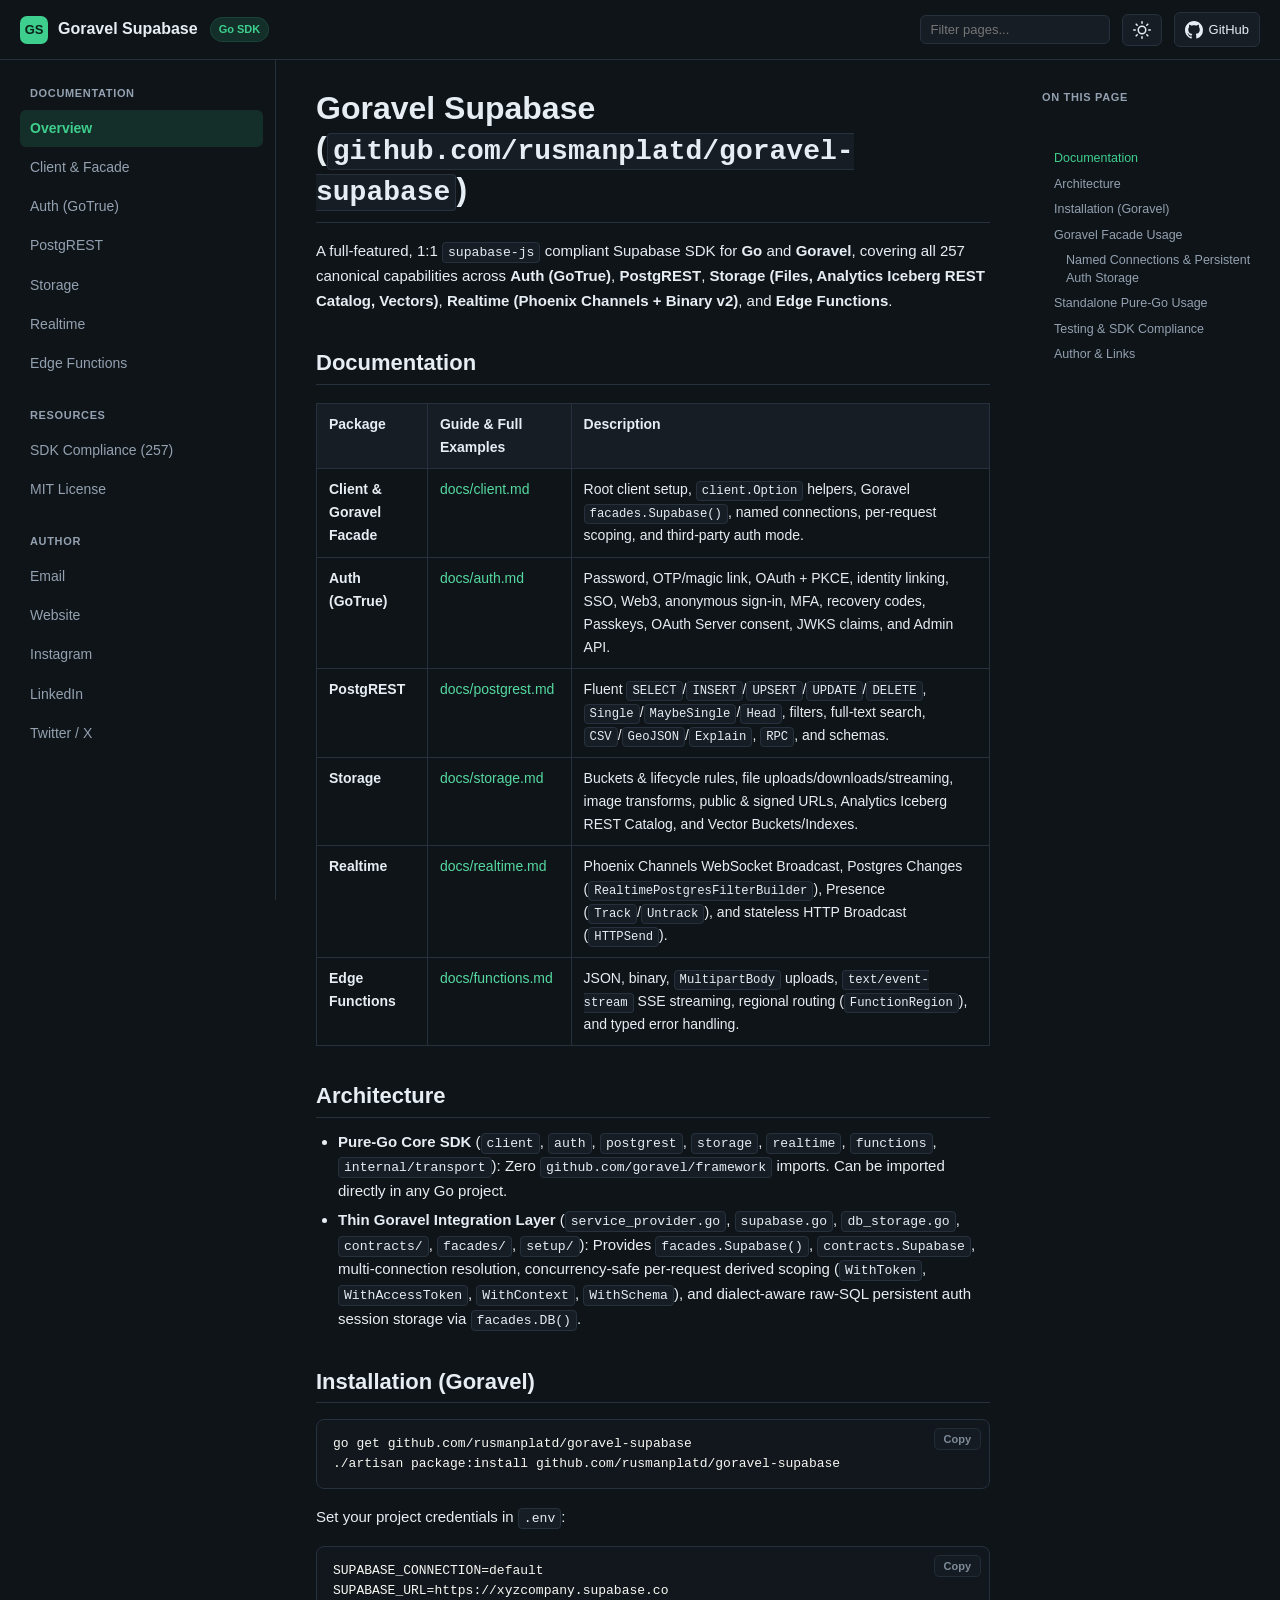
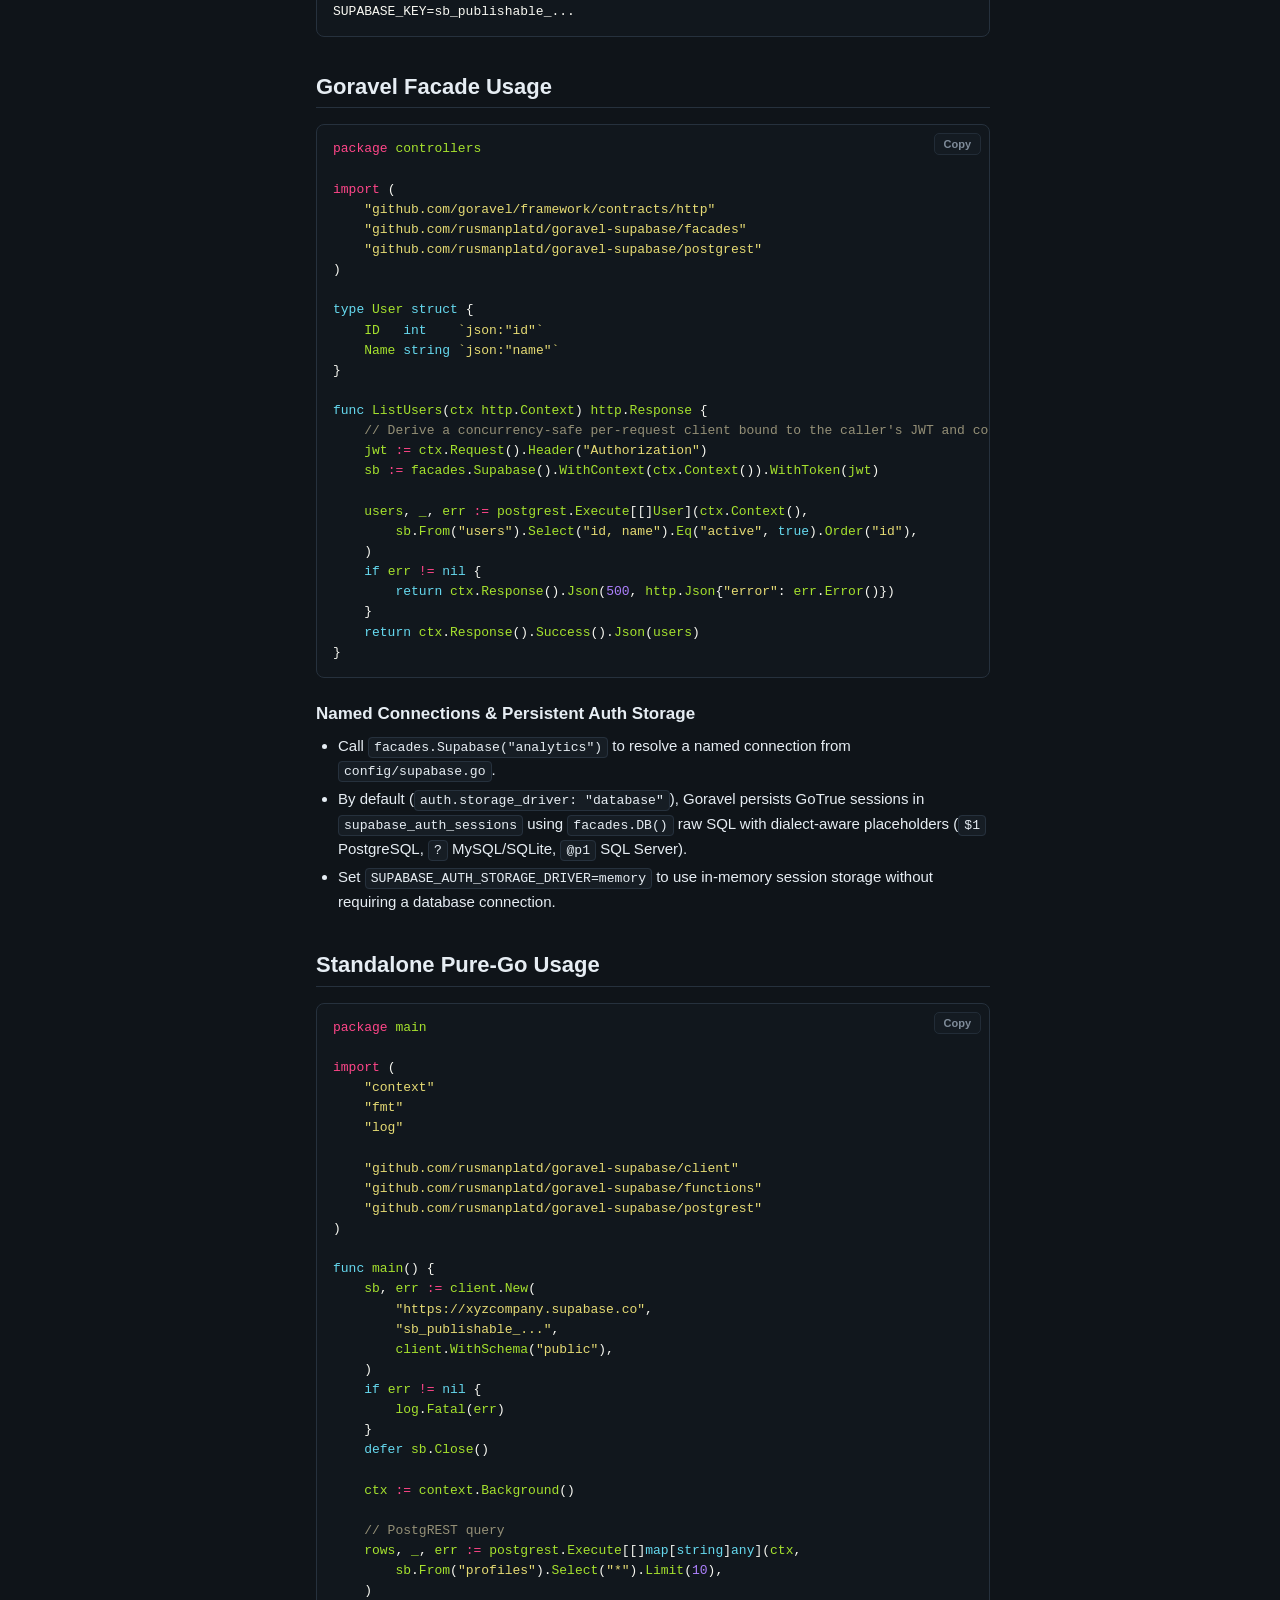
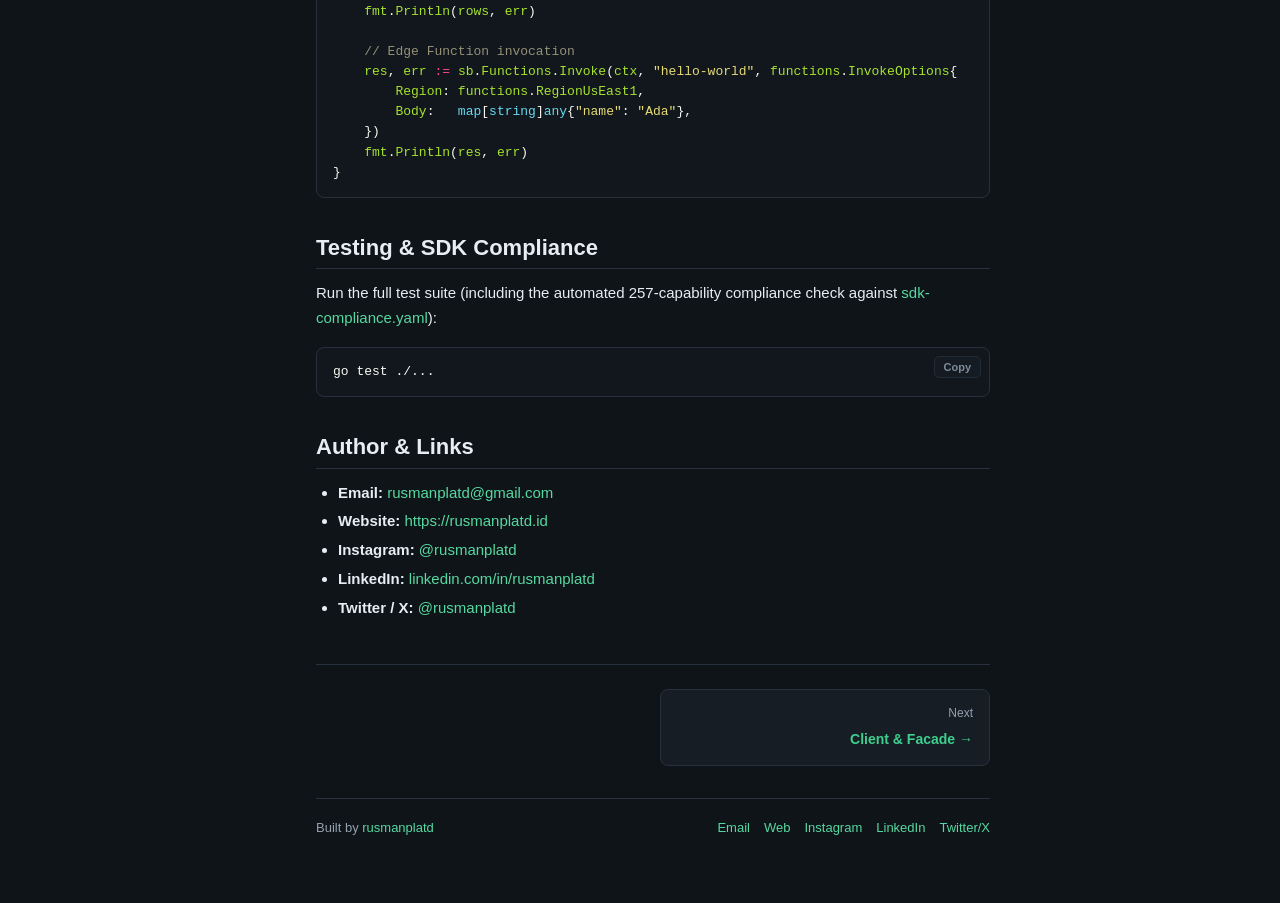
<file: docs/index.html>
<!DOCTYPE html>
<html lang="en" data-theme="dark">
<head>
  <meta charset="utf-8" />
  <meta name="viewport" content="width=device-width, initial-scale=1.0" />
  <title>Overview — Goravel Supabase Docs</title>
  <meta name="description" content="1:1 supabase-js compliant Supabase SDK for Go and Goravel." />
  <link rel="stylesheet" href="assets/style.css" />
  <script>
    (function () {
      try {
        var saved = localStorage.getItem("gsb-theme");
        if (saved === "light" || saved === "dark") {
          document.documentElement.setAttribute("data-theme", saved);
        }
      } catch (e) {}
    })();
  </script>
</head>
<body>
  <header class="topbar">
    <div class="topbar-inner">
      <div class="topbar-left">
        <button class="menu-btn" id="menu-toggle" type="button" aria-label="Toggle navigation">
          <svg width="20" height="20" viewBox="0 0 24 24" fill="none" stroke="currentColor" stroke-width="2" stroke-linecap="round">
            <line x1="3" y1="6" x2="21" y2="6"></line>
            <line x1="3" y1="12" x2="21" y2="12"></line>
            <line x1="3" y1="18" x2="21" y2="18"></line>
          </svg>
        </button>
        <a class="brand" href="index.html">
          <span class="brand-badge">GS</span>
          <span class="brand-text">Goravel Supabase</span>
        </a>
        <span class="version-pill">Go SDK</span>
      </div>
      <div class="topbar-right">
        <div class="search-wrap">
          <input id="nav-search" type="search" placeholder="Filter pages..." aria-label="Filter documentation pages" />
        </div>
        <button class="icon-btn" id="theme-toggle" type="button" aria-label="Toggle color theme" title="Toggle light/dark theme">
          <svg class="icon-sun" width="18" height="18" viewBox="0 0 24 24" fill="none" stroke="currentColor" stroke-width="2" stroke-linecap="round" stroke-linejoin="round">
            <circle cx="12" cy="12" r="5"></circle>
            <line x1="12" y1="1" x2="12" y2="3"></line>
            <line x1="12" y1="21" x2="12" y2="23"></line>
            <line x1="4.22" y1="4.22" x2="5.64" y2="5.64"></line>
            <line x1="18.36" y1="18.36" x2="19.78" y2="19.78"></line>
            <line x1="1" y1="12" x2="3" y2="12"></line>
            <line x1="21" y1="12" x2="23" y2="12"></line>
            <line x1="4.22" y1="19.78" x2="5.64" y2="18.36"></line>
            <line x1="18.36" y1="5.64" x2="19.78" y2="4.22"></line>
          </svg>
          <svg class="icon-moon" width="18" height="18" viewBox="0 0 24 24" fill="none" stroke="currentColor" stroke-width="2" stroke-linecap="round" stroke-linejoin="round">
            <path d="M21 12.79A9 9 0 1 1 11.21 3 7 7 0 0 0 21 12.79z"></path>
          </svg>
        </button>
        <a class="repo-link" href="https://github.com/rusmanplatd/goravel-supabase" target="_blank" rel="noopener noreferrer">
          <svg width="18" height="18" viewBox="0 0 24 24" fill="currentColor" aria-hidden="true">
            <path d="M12 0C5.37 0 0 5.37 0 12c0 5.31 3.435 9.795 8.205 11.385.6.105.825-.255.825-.57 0-.285-.015-1.23-.015-2.235-3.015.555-3.795-.735-4.035-1.41-.135-.345-.72-1.41-1.23-1.695-.42-.225-1.02-.78-.015-.795.945-.015 1.62.87 1.845 1.23 1.08 1.815 2.805 1.305 3.495.99.105-.78.42-1.305.765-1.605-2.67-.3-5.46-1.335-5.46-5.925 0-1.305.465-2.385 1.23-3.225-.12-.3-.54-1.53.12-3.18 0 0 1.005-.315 3.3 1.23.96-.27 1.98-.405 3-.405s2.04.135 3 .405c2.295-1.56 3.3-1.23 3.3-1.23.66 1.65.24 2.88.12 3.18.765.84 1.23 1.905 1.23 3.225 0 4.605-2.805 5.625-5.475 5.925.435.375.81 1.095.81 2.22 0 1.605-.015 2.895-.015 3.3 0 .315.225.69.825.57A12.02 12.02 0 0 0 24 12c0-6.63-5.37-12-12-12z"/>
          </svg>
          <span>GitHub</span>
        </a>
      </div>
    </div>
  </header>

  <div class="layout">
    <aside class="sidebar" id="sidebar">
      <div class="sidebar-section">
        <div class="sidebar-heading">Documentation</div>
        <nav class="sidebar-nav" id="sidebar-nav">
          <a class="nav-link active" href="index.html">Overview</a>
          <a class="nav-link" href="client.html">Client &amp; Facade</a>
          <a class="nav-link" href="auth.html">Auth (GoTrue)</a>
          <a class="nav-link" href="postgrest.html">PostgREST</a>
          <a class="nav-link" href="storage.html">Storage</a>
          <a class="nav-link" href="realtime.html">Realtime</a>
          <a class="nav-link" href="functions.html">Edge Functions</a>
        </nav>
      </div>
      <div class="sidebar-section sidebar-meta">
        <div class="sidebar-heading">Resources</div>
        <nav class="sidebar-nav">
          <a class="nav-link" href="https://github.com/rusmanplatd/goravel-supabase/blob/master/sdk-compliance.yaml" target="_blank" rel="noopener noreferrer">SDK Compliance (257)</a>
          <a class="nav-link" href="https://github.com/rusmanplatd/goravel-supabase/blob/master/LICENSE" target="_blank" rel="noopener noreferrer">MIT License</a>
        </nav>
      </div>
      <div class="sidebar-section sidebar-meta">
        <div class="sidebar-heading">Author</div>
        <nav class="sidebar-nav">
          <a class="nav-link" href="mailto:rusmanplatd@gmail.com">Email</a>
          <a class="nav-link" href="https://rusmanplatd.id" target="_blank" rel="noopener noreferrer">Website</a>
          <a class="nav-link" href="https://instagram.com/rusmanplatd" target="_blank" rel="noopener noreferrer">Instagram</a>
          <a class="nav-link" href="https://linkedin.com/in/rusmanplatd" target="_blank" rel="noopener noreferrer">LinkedIn</a>
          <a class="nav-link" href="https://twitter.com/rusmanplatd" target="_blank" rel="noopener noreferrer">Twitter / X</a>
        </nav>
      </div>
    </aside>

    <div class="sidebar-backdrop" id="sidebar-backdrop"></div>

    <main class="content">
      <article class="prose">
        <h1 id="goravel-supabase-githubcomrusmanplatdgoravel-supabase">Goravel Supabase (<code>github.com/rusmanplatd/goravel-supabase</code>)</h1>
<p>A full-featured, 1:1 <code>supabase-js</code> compliant Supabase SDK for <strong>Go</strong> and <strong>Goravel</strong>, covering all 257 canonical capabilities across <strong>Auth (GoTrue)</strong>, <strong>PostgREST</strong>, <strong>Storage (Files, Analytics Iceberg REST Catalog, Vectors)</strong>, <strong>Realtime (Phoenix Channels + Binary v2)</strong>, and <strong>Edge Functions</strong>.</p>
<h2 id="documentation">Documentation</h2>
<table>
<thead>
<tr>
<th>Package</th>
<th>Guide &amp; Full Examples</th>
<th>Description</th>
</tr>
</thead>
<tbody>
<tr>
<td><strong>Client &amp; Goravel Facade</strong></td>
<td><a href="client.html">docs/client.md</a></td>
<td>Root client setup, <code>client.Option</code> helpers, Goravel <code>facades.Supabase()</code>, named connections, per-request scoping, and third-party auth mode.</td>
</tr>
<tr>
<td><strong>Auth (GoTrue)</strong></td>
<td><a href="auth.html">docs/auth.md</a></td>
<td>Password, OTP/magic link, OAuth + PKCE, identity linking, SSO, Web3, anonymous sign-in, MFA, recovery codes, Passkeys, OAuth Server consent, JWKS claims, and Admin API.</td>
</tr>
<tr>
<td><strong>PostgREST</strong></td>
<td><a href="postgrest.html">docs/postgrest.md</a></td>
<td>Fluent <code>SELECT</code>/<code>INSERT</code>/<code>UPSERT</code>/<code>UPDATE</code>/<code>DELETE</code>, <code>Single</code>/<code>MaybeSingle</code>/<code>Head</code>, filters, full-text search, <code>CSV</code>/<code>GeoJSON</code>/<code>Explain</code>, <code>RPC</code>, and schemas.</td>
</tr>
<tr>
<td><strong>Storage</strong></td>
<td><a href="storage.html">docs/storage.md</a></td>
<td>Buckets &amp; lifecycle rules, file uploads/downloads/streaming, image transforms, public &amp; signed URLs, Analytics Iceberg REST Catalog, and Vector Buckets/Indexes.</td>
</tr>
<tr>
<td><strong>Realtime</strong></td>
<td><a href="realtime.html">docs/realtime.md</a></td>
<td>Phoenix Channels WebSocket Broadcast, Postgres Changes (<code>RealtimePostgresFilterBuilder</code>), Presence (<code>Track</code>/<code>Untrack</code>), and stateless HTTP Broadcast (<code>HTTPSend</code>).</td>
</tr>
<tr>
<td><strong>Edge Functions</strong></td>
<td><a href="functions.html">docs/functions.md</a></td>
<td>JSON, binary, <code>MultipartBody</code> uploads, <code>text/event-stream</code> SSE streaming, regional routing (<code>FunctionRegion</code>), and typed error handling.</td>
</tr>
</tbody>
</table>
<h2 id="architecture">Architecture</h2>
<ul>
<li><strong>Pure-Go Core SDK</strong> (<code>client</code>, <code>auth</code>, <code>postgrest</code>, <code>storage</code>, <code>realtime</code>, <code>functions</code>, <code>internal/transport</code>): Zero <code>github.com/goravel/framework</code> imports. Can be imported directly in any Go project.</li>
<li><strong>Thin Goravel Integration Layer</strong> (<code>service_provider.go</code>, <code>supabase.go</code>, <code>db_storage.go</code>, <code>contracts/</code>, <code>facades/</code>, <code>setup/</code>): Provides <code>facades.Supabase()</code>, <code>contracts.Supabase</code>, multi-connection resolution, concurrency-safe per-request derived scoping (<code>WithToken</code>, <code>WithAccessToken</code>, <code>WithContext</code>, <code>WithSchema</code>), and dialect-aware raw-SQL persistent auth session storage via <code>facades.DB()</code>.</li>
</ul>
<h2 id="installation-goravel">Installation (Goravel)</h2>
<div class="codehilite"><pre><span></span><code>go<span class="w"> </span>get<span class="w"> </span>github.com/rusmanplatd/goravel-supabase
./artisan<span class="w"> </span>package:install<span class="w"> </span>github.com/rusmanplatd/goravel-supabase
</code></pre></div>

<p>Set your project credentials in <code>.env</code>:</p>
<div class="codehilite"><pre><span></span><code>SUPABASE_CONNECTION=default
SUPABASE_URL=https://xyzcompany.supabase.co
SUPABASE_KEY=sb_publishable_...
</code></pre></div>

<h2 id="goravel-facade-usage">Goravel Facade Usage</h2>
<div class="codehilite"><pre><span></span><code><span class="kn">package</span><span class="w"> </span><span class="nx">controllers</span>

<span class="kn">import</span><span class="w"> </span><span class="p">(</span>
<span class="w">    </span><span class="s">&quot;github.com/goravel/framework/contracts/http&quot;</span>
<span class="w">    </span><span class="s">&quot;github.com/rusmanplatd/goravel-supabase/facades&quot;</span>
<span class="w">    </span><span class="s">&quot;github.com/rusmanplatd/goravel-supabase/postgrest&quot;</span>
<span class="p">)</span>

<span class="kd">type</span><span class="w"> </span><span class="nx">User</span><span class="w"> </span><span class="kd">struct</span><span class="w"> </span><span class="p">{</span>
<span class="w">    </span><span class="nx">ID</span><span class="w">   </span><span class="kt">int</span><span class="w">    </span><span class="s">`json:&quot;id&quot;`</span>
<span class="w">    </span><span class="nx">Name</span><span class="w"> </span><span class="kt">string</span><span class="w"> </span><span class="s">`json:&quot;name&quot;`</span>
<span class="p">}</span>

<span class="kd">func</span><span class="w"> </span><span class="nx">ListUsers</span><span class="p">(</span><span class="nx">ctx</span><span class="w"> </span><span class="nx">http</span><span class="p">.</span><span class="nx">Context</span><span class="p">)</span><span class="w"> </span><span class="nx">http</span><span class="p">.</span><span class="nx">Response</span><span class="w"> </span><span class="p">{</span>
<span class="w">    </span><span class="c1">// Derive a concurrency-safe per-request client bound to the caller&#39;s JWT and context</span>
<span class="w">    </span><span class="nx">jwt</span><span class="w"> </span><span class="o">:=</span><span class="w"> </span><span class="nx">ctx</span><span class="p">.</span><span class="nx">Request</span><span class="p">().</span><span class="nx">Header</span><span class="p">(</span><span class="s">&quot;Authorization&quot;</span><span class="p">)</span>
<span class="w">    </span><span class="nx">sb</span><span class="w"> </span><span class="o">:=</span><span class="w"> </span><span class="nx">facades</span><span class="p">.</span><span class="nx">Supabase</span><span class="p">().</span><span class="nx">WithContext</span><span class="p">(</span><span class="nx">ctx</span><span class="p">.</span><span class="nx">Context</span><span class="p">()).</span><span class="nx">WithToken</span><span class="p">(</span><span class="nx">jwt</span><span class="p">)</span>

<span class="w">    </span><span class="nx">users</span><span class="p">,</span><span class="w"> </span><span class="nx">_</span><span class="p">,</span><span class="w"> </span><span class="nx">err</span><span class="w"> </span><span class="o">:=</span><span class="w"> </span><span class="nx">postgrest</span><span class="p">.</span><span class="nx">Execute</span><span class="p">[[]</span><span class="nx">User</span><span class="p">](</span><span class="nx">ctx</span><span class="p">.</span><span class="nx">Context</span><span class="p">(),</span>
<span class="w">        </span><span class="nx">sb</span><span class="p">.</span><span class="nx">From</span><span class="p">(</span><span class="s">&quot;users&quot;</span><span class="p">).</span><span class="nx">Select</span><span class="p">(</span><span class="s">&quot;id, name&quot;</span><span class="p">).</span><span class="nx">Eq</span><span class="p">(</span><span class="s">&quot;active&quot;</span><span class="p">,</span><span class="w"> </span><span class="kc">true</span><span class="p">).</span><span class="nx">Order</span><span class="p">(</span><span class="s">&quot;id&quot;</span><span class="p">),</span>
<span class="w">    </span><span class="p">)</span>
<span class="w">    </span><span class="k">if</span><span class="w"> </span><span class="nx">err</span><span class="w"> </span><span class="o">!=</span><span class="w"> </span><span class="kc">nil</span><span class="w"> </span><span class="p">{</span>
<span class="w">        </span><span class="k">return</span><span class="w"> </span><span class="nx">ctx</span><span class="p">.</span><span class="nx">Response</span><span class="p">().</span><span class="nx">Json</span><span class="p">(</span><span class="mi">500</span><span class="p">,</span><span class="w"> </span><span class="nx">http</span><span class="p">.</span><span class="nx">Json</span><span class="p">{</span><span class="s">&quot;error&quot;</span><span class="p">:</span><span class="w"> </span><span class="nx">err</span><span class="p">.</span><span class="nx">Error</span><span class="p">()})</span>
<span class="w">    </span><span class="p">}</span>
<span class="w">    </span><span class="k">return</span><span class="w"> </span><span class="nx">ctx</span><span class="p">.</span><span class="nx">Response</span><span class="p">().</span><span class="nx">Success</span><span class="p">().</span><span class="nx">Json</span><span class="p">(</span><span class="nx">users</span><span class="p">)</span>
<span class="p">}</span>
</code></pre></div>

<h3 id="named-connections-persistent-auth-storage">Named Connections &amp; Persistent Auth Storage</h3>
<ul>
<li>Call <code>facades.Supabase("analytics")</code> to resolve a named connection from <code>config/supabase.go</code>.</li>
<li>By default (<code>auth.storage_driver: "database"</code>), Goravel persists GoTrue sessions in <code>supabase_auth_sessions</code> using <code>facades.DB()</code> raw SQL with dialect-aware placeholders (<code>$1</code> PostgreSQL, <code>?</code> MySQL/SQLite, <code>@p1</code> SQL Server).</li>
<li>Set <code>SUPABASE_AUTH_STORAGE_DRIVER=memory</code> to use in-memory session storage without requiring a database connection.</li>
</ul>
<h2 id="standalone-pure-go-usage">Standalone Pure-Go Usage</h2>
<div class="codehilite"><pre><span></span><code><span class="kn">package</span><span class="w"> </span><span class="nx">main</span>

<span class="kn">import</span><span class="w"> </span><span class="p">(</span>
<span class="w">    </span><span class="s">&quot;context&quot;</span>
<span class="w">    </span><span class="s">&quot;fmt&quot;</span>
<span class="w">    </span><span class="s">&quot;log&quot;</span>

<span class="w">    </span><span class="s">&quot;github.com/rusmanplatd/goravel-supabase/client&quot;</span>
<span class="w">    </span><span class="s">&quot;github.com/rusmanplatd/goravel-supabase/functions&quot;</span>
<span class="w">    </span><span class="s">&quot;github.com/rusmanplatd/goravel-supabase/postgrest&quot;</span>
<span class="p">)</span>

<span class="kd">func</span><span class="w"> </span><span class="nx">main</span><span class="p">()</span><span class="w"> </span><span class="p">{</span>
<span class="w">    </span><span class="nx">sb</span><span class="p">,</span><span class="w"> </span><span class="nx">err</span><span class="w"> </span><span class="o">:=</span><span class="w"> </span><span class="nx">client</span><span class="p">.</span><span class="nx">New</span><span class="p">(</span>
<span class="w">        </span><span class="s">&quot;https://xyzcompany.supabase.co&quot;</span><span class="p">,</span>
<span class="w">        </span><span class="s">&quot;sb_publishable_...&quot;</span><span class="p">,</span>
<span class="w">        </span><span class="nx">client</span><span class="p">.</span><span class="nx">WithSchema</span><span class="p">(</span><span class="s">&quot;public&quot;</span><span class="p">),</span>
<span class="w">    </span><span class="p">)</span>
<span class="w">    </span><span class="k">if</span><span class="w"> </span><span class="nx">err</span><span class="w"> </span><span class="o">!=</span><span class="w"> </span><span class="kc">nil</span><span class="w"> </span><span class="p">{</span>
<span class="w">        </span><span class="nx">log</span><span class="p">.</span><span class="nx">Fatal</span><span class="p">(</span><span class="nx">err</span><span class="p">)</span>
<span class="w">    </span><span class="p">}</span>
<span class="w">    </span><span class="k">defer</span><span class="w"> </span><span class="nx">sb</span><span class="p">.</span><span class="nx">Close</span><span class="p">()</span>

<span class="w">    </span><span class="nx">ctx</span><span class="w"> </span><span class="o">:=</span><span class="w"> </span><span class="nx">context</span><span class="p">.</span><span class="nx">Background</span><span class="p">()</span>

<span class="w">    </span><span class="c1">// PostgREST query</span>
<span class="w">    </span><span class="nx">rows</span><span class="p">,</span><span class="w"> </span><span class="nx">_</span><span class="p">,</span><span class="w"> </span><span class="nx">err</span><span class="w"> </span><span class="o">:=</span><span class="w"> </span><span class="nx">postgrest</span><span class="p">.</span><span class="nx">Execute</span><span class="p">[[]</span><span class="kd">map</span><span class="p">[</span><span class="kt">string</span><span class="p">]</span><span class="kt">any</span><span class="p">](</span><span class="nx">ctx</span><span class="p">,</span>
<span class="w">        </span><span class="nx">sb</span><span class="p">.</span><span class="nx">From</span><span class="p">(</span><span class="s">&quot;profiles&quot;</span><span class="p">).</span><span class="nx">Select</span><span class="p">(</span><span class="s">&quot;*&quot;</span><span class="p">).</span><span class="nx">Limit</span><span class="p">(</span><span class="mi">10</span><span class="p">),</span>
<span class="w">    </span><span class="p">)</span>
<span class="w">    </span><span class="nx">fmt</span><span class="p">.</span><span class="nx">Println</span><span class="p">(</span><span class="nx">rows</span><span class="p">,</span><span class="w"> </span><span class="nx">err</span><span class="p">)</span>

<span class="w">    </span><span class="c1">// Edge Function invocation</span>
<span class="w">    </span><span class="nx">res</span><span class="p">,</span><span class="w"> </span><span class="nx">err</span><span class="w"> </span><span class="o">:=</span><span class="w"> </span><span class="nx">sb</span><span class="p">.</span><span class="nx">Functions</span><span class="p">.</span><span class="nx">Invoke</span><span class="p">(</span><span class="nx">ctx</span><span class="p">,</span><span class="w"> </span><span class="s">&quot;hello-world&quot;</span><span class="p">,</span><span class="w"> </span><span class="nx">functions</span><span class="p">.</span><span class="nx">InvokeOptions</span><span class="p">{</span>
<span class="w">        </span><span class="nx">Region</span><span class="p">:</span><span class="w"> </span><span class="nx">functions</span><span class="p">.</span><span class="nx">RegionUsEast1</span><span class="p">,</span>
<span class="w">        </span><span class="nx">Body</span><span class="p">:</span><span class="w">   </span><span class="kd">map</span><span class="p">[</span><span class="kt">string</span><span class="p">]</span><span class="kt">any</span><span class="p">{</span><span class="s">&quot;name&quot;</span><span class="p">:</span><span class="w"> </span><span class="s">&quot;Ada&quot;</span><span class="p">},</span>
<span class="w">    </span><span class="p">})</span>
<span class="w">    </span><span class="nx">fmt</span><span class="p">.</span><span class="nx">Println</span><span class="p">(</span><span class="nx">res</span><span class="p">,</span><span class="w"> </span><span class="nx">err</span><span class="p">)</span>
<span class="p">}</span>
</code></pre></div>

<h2 id="testing-sdk-compliance">Testing &amp; SDK Compliance</h2>
<p>Run the full test suite (including the automated 257-capability compliance check against <a href="https://github.com/rusmanplatd/goravel-supabase/blob/master/sdk-compliance.yaml">sdk-compliance.yaml</a>):</p>
<div class="codehilite"><pre><span></span><code>go<span class="w"> </span><span class="nb">test</span><span class="w"> </span>./...
</code></pre></div>

<h2 id="author-links">Author &amp; Links</h2>
<ul>
<li><strong>Email:</strong> <a href="mailto:rusmanplatd@gmail.com">rusmanplatd@gmail.com</a></li>
<li><strong>Website:</strong> <a href="https://rusmanplatd.id">https://rusmanplatd.id</a></li>
<li><strong>Instagram:</strong> <a href="https://instagram.com/rusmanplatd">@rusmanplatd</a></li>
<li><strong>LinkedIn:</strong> <a href="https://linkedin.com/in/rusmanplatd">linkedin.com/in/rusmanplatd</a></li>
<li><strong>Twitter / X:</strong> <a href="https://twitter.com/rusmanplatd">@rusmanplatd</a></li>
</ul>
      </article>
      <nav class="pager" aria-label="Pagination">
<div></div>
<a class="pager-card pager-next" href="client.html"><span class="pager-label">Next</span><span class="pager-title">Client &amp; Facade &rarr;</span></a>
</nav>
      <footer class="site-footer">
        <span>Built by <a href="https://rusmanplatd.id" target="_blank" rel="noopener noreferrer">rusmanplatd</a></span>
        <span class="footer-links">
          <a href="mailto:rusmanplatd@gmail.com">Email</a>
          <a href="https://rusmanplatd.id" target="_blank" rel="noopener noreferrer">Web</a>
          <a href="https://instagram.com/rusmanplatd" target="_blank" rel="noopener noreferrer">Instagram</a>
          <a href="https://linkedin.com/in/rusmanplatd" target="_blank" rel="noopener noreferrer">LinkedIn</a>
          <a href="https://twitter.com/rusmanplatd" target="_blank" rel="noopener noreferrer">Twitter/X</a>
        </span>
      </footer>
    </main>

    <aside class="toc" aria-label="Table of contents">
      <div class="toc-inner">
        <div class="toc-heading">On this page</div>
        <div class="toc">
<ul>
<li><a href="#documentation">Documentation</a></li>
<li><a href="#architecture">Architecture</a></li>
<li><a href="#installation-goravel">Installation (Goravel)</a></li>
<li><a href="#goravel-facade-usage">Goravel Facade Usage</a><ul>
<li><a href="#named-connections-persistent-auth-storage">Named Connections &amp; Persistent Auth Storage</a></li>
</ul>
</li>
<li><a href="#standalone-pure-go-usage">Standalone Pure-Go Usage</a></li>
<li><a href="#testing-sdk-compliance">Testing &amp; SDK Compliance</a></li>
<li><a href="#author-links">Author &amp; Links</a></li>
</ul>
</div>

      </div>
    </aside>
  </div>

  <script src="assets/app.js"></script>
</body>
</html>
</file>
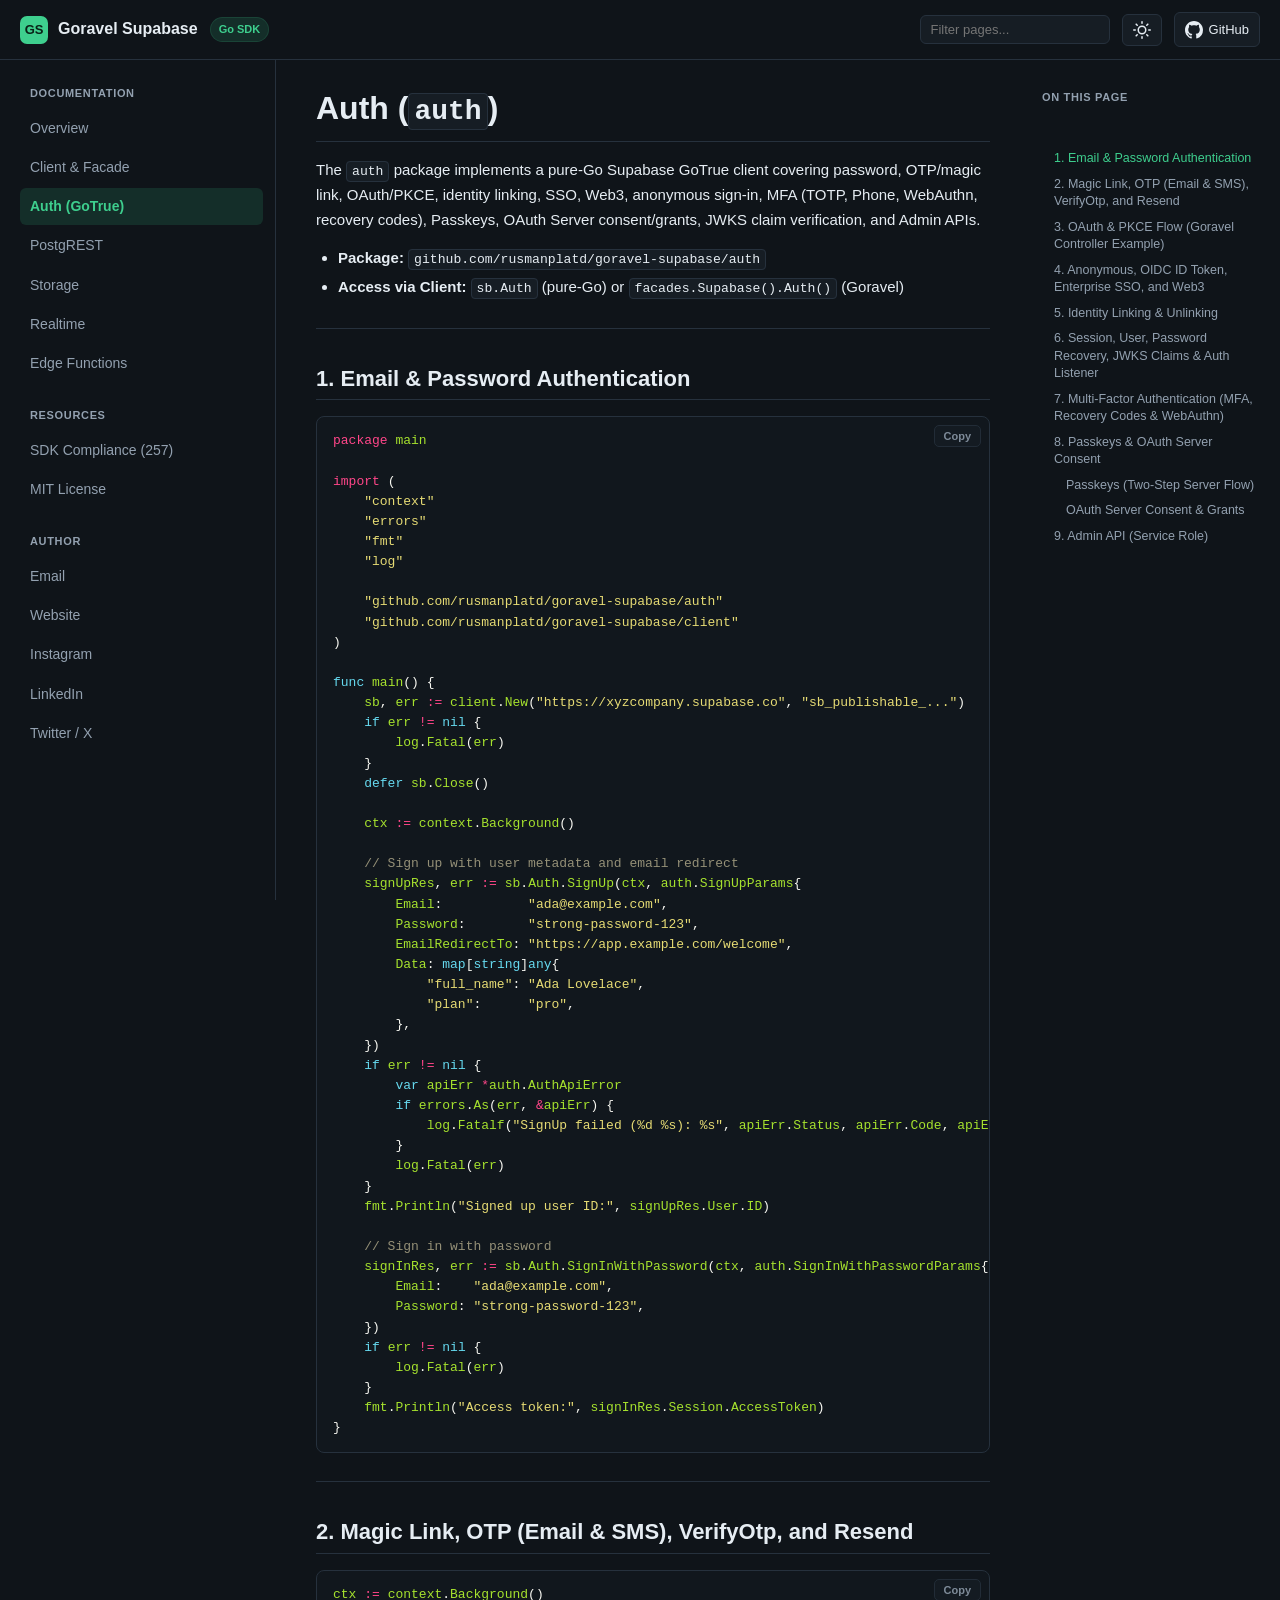
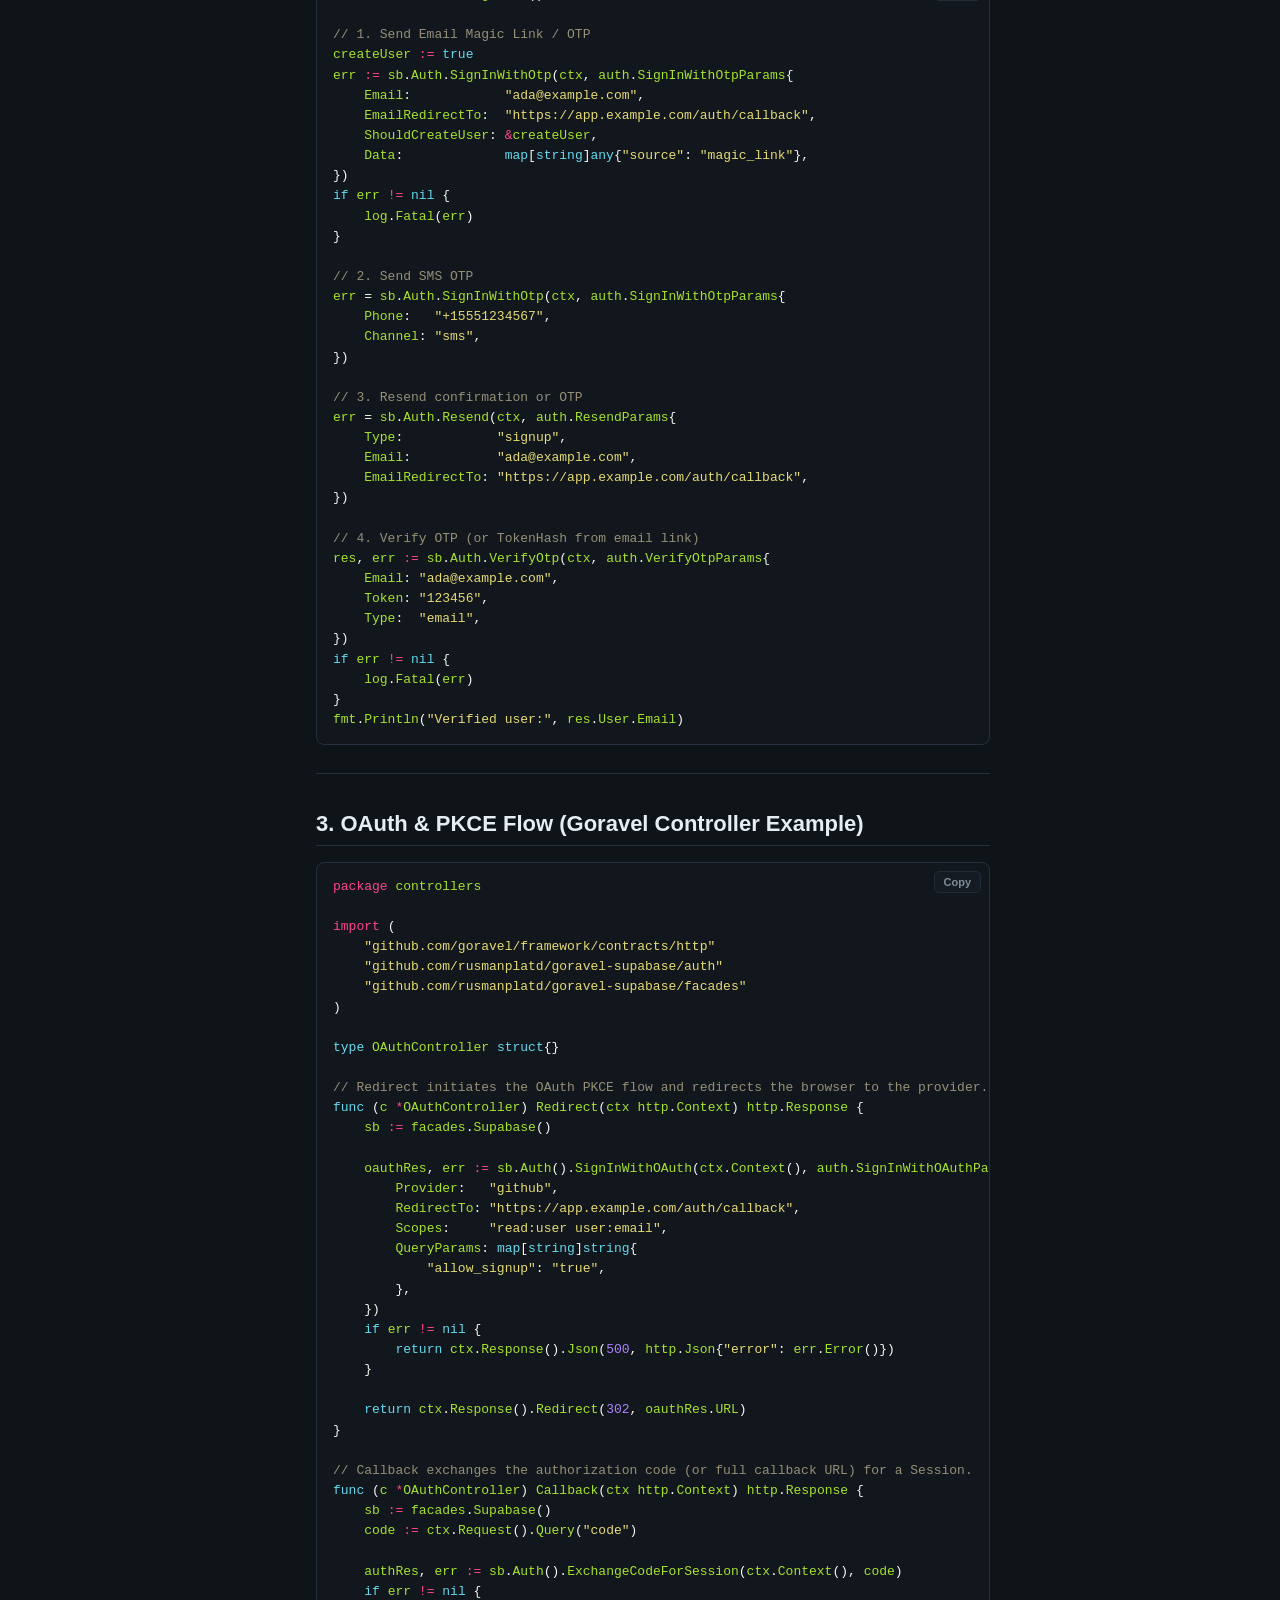
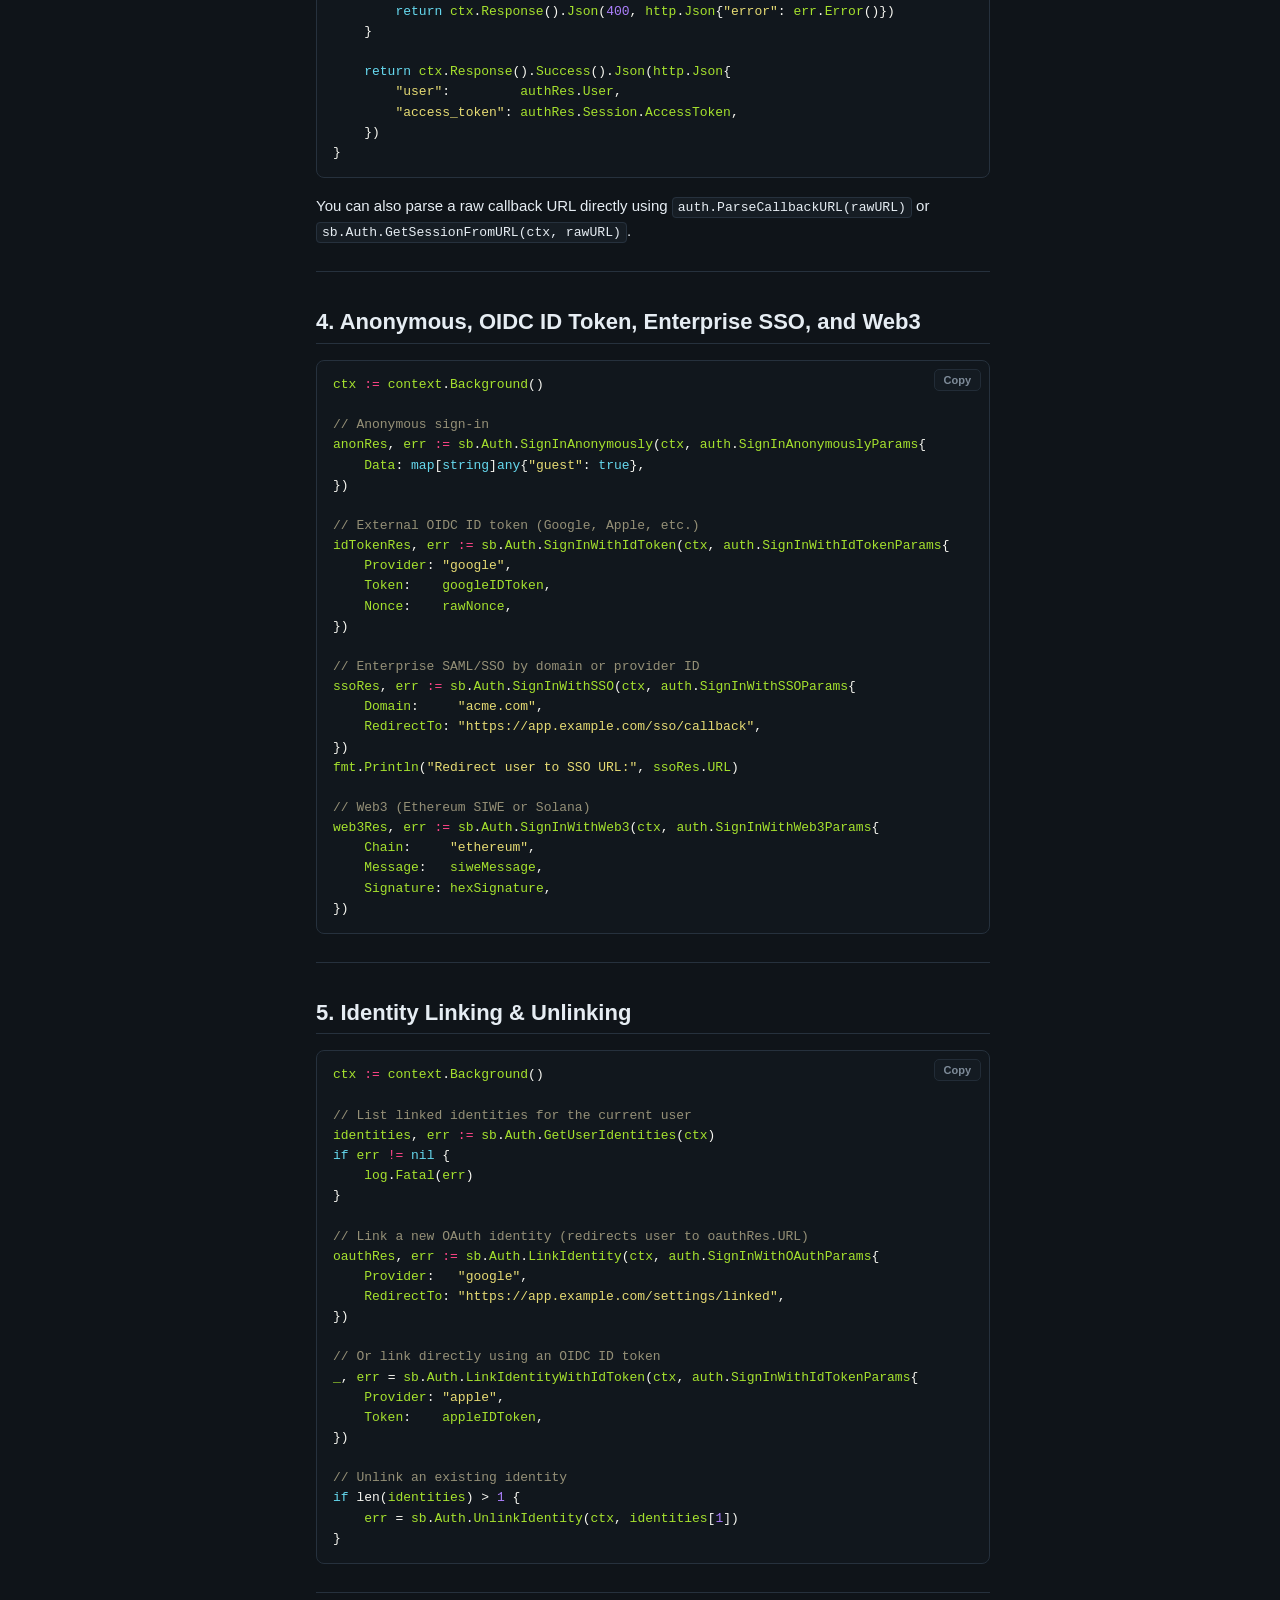
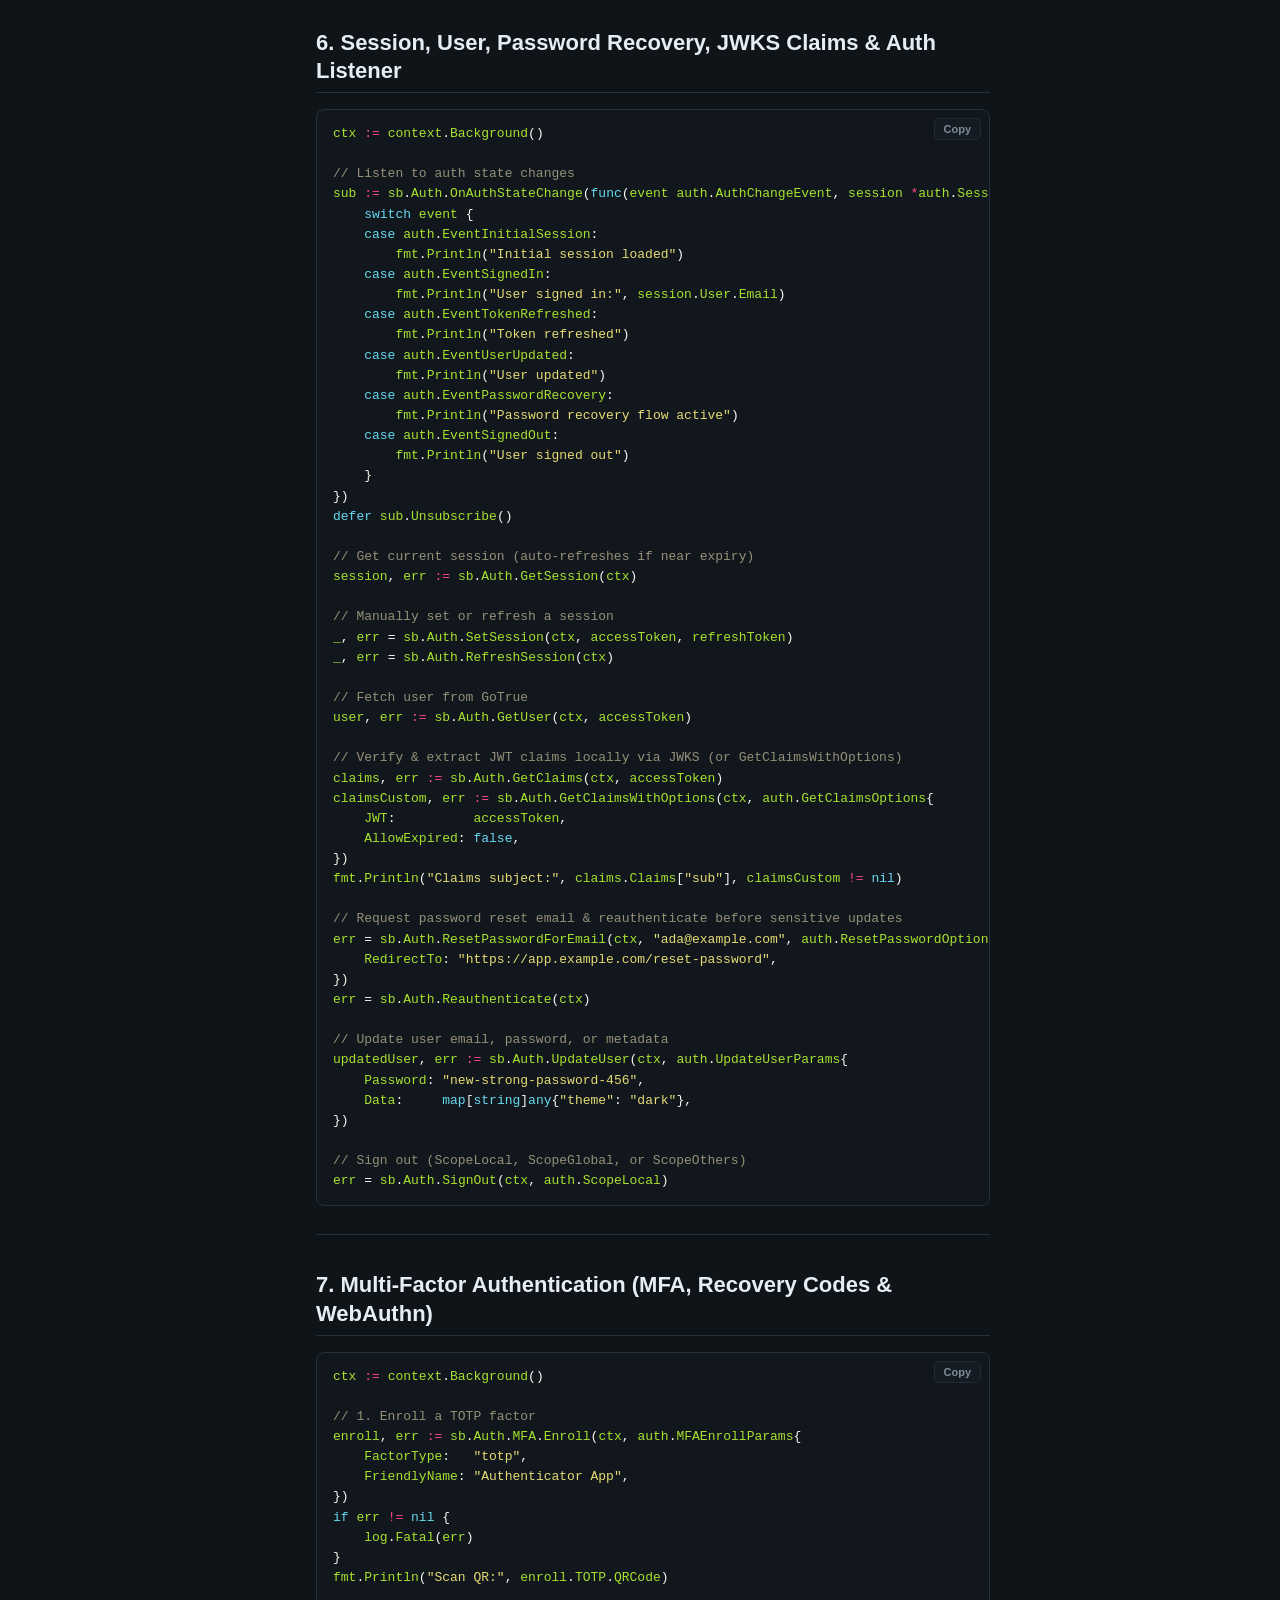
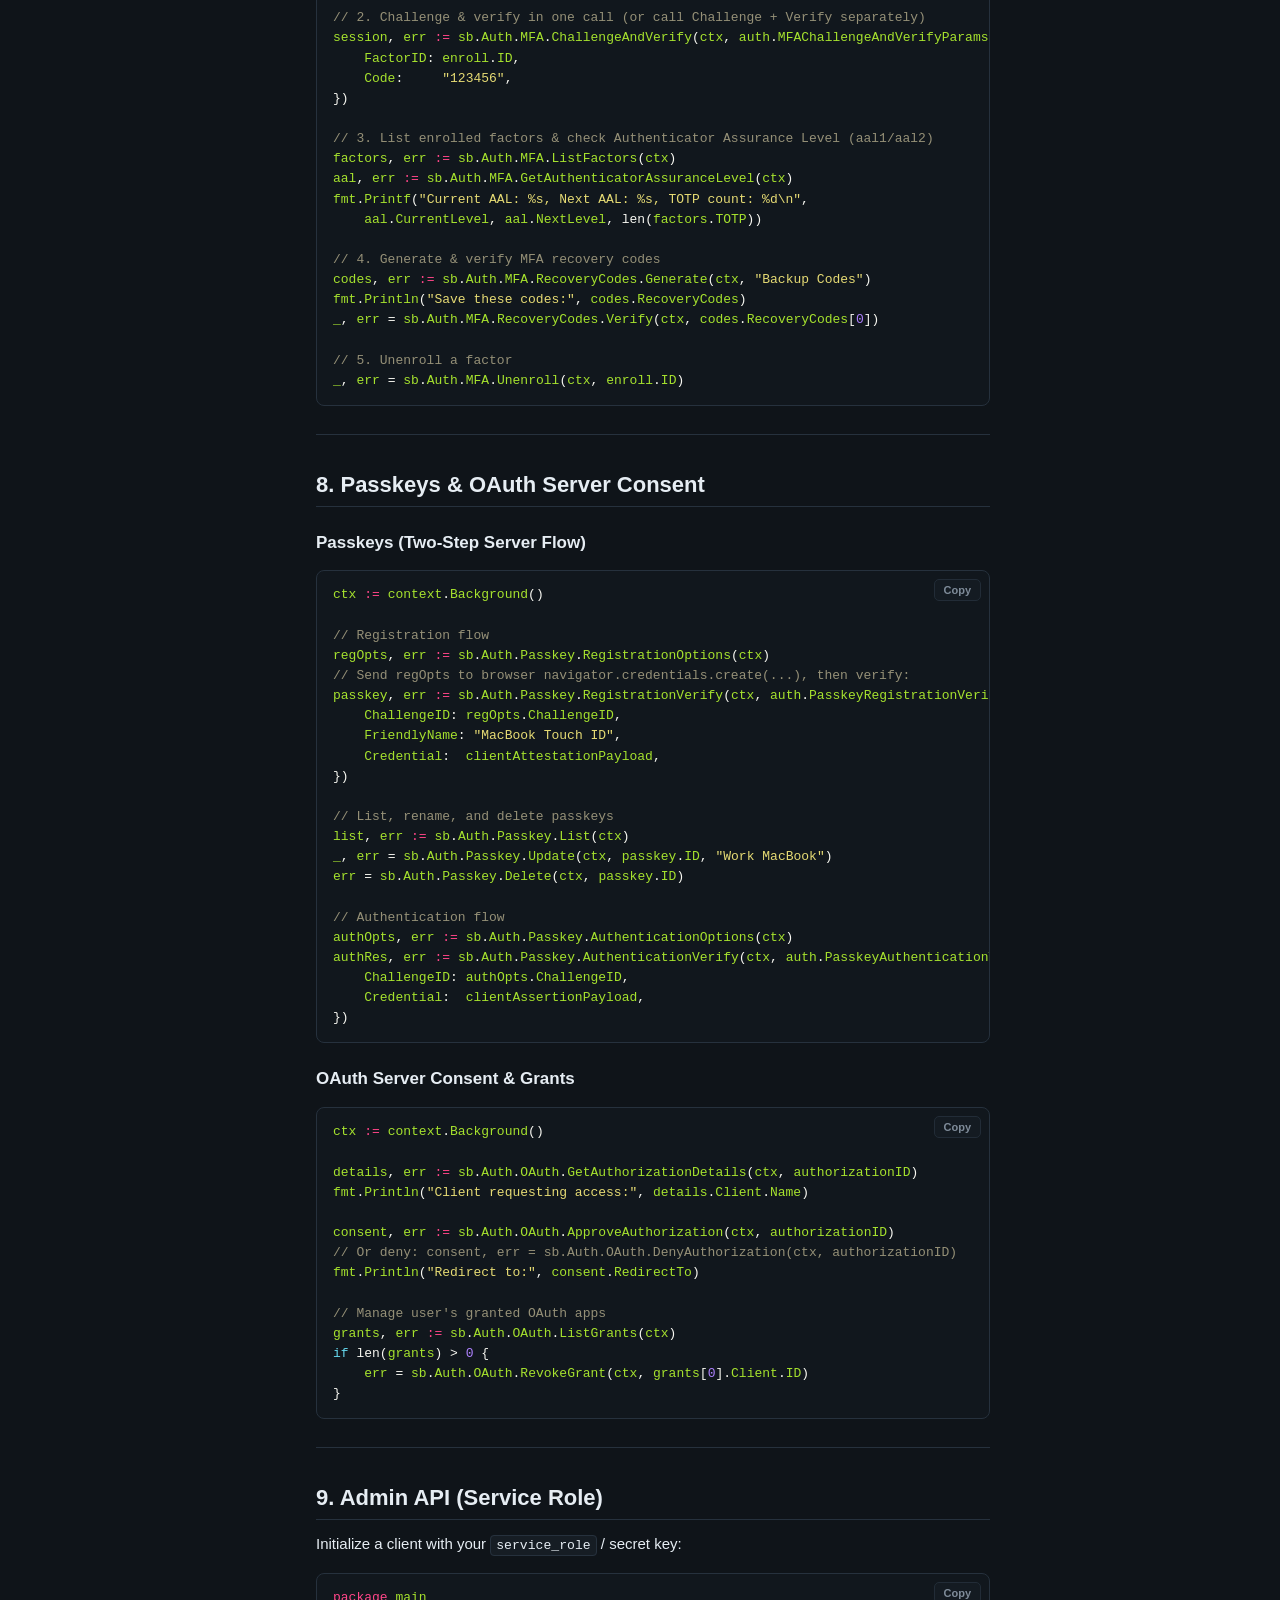
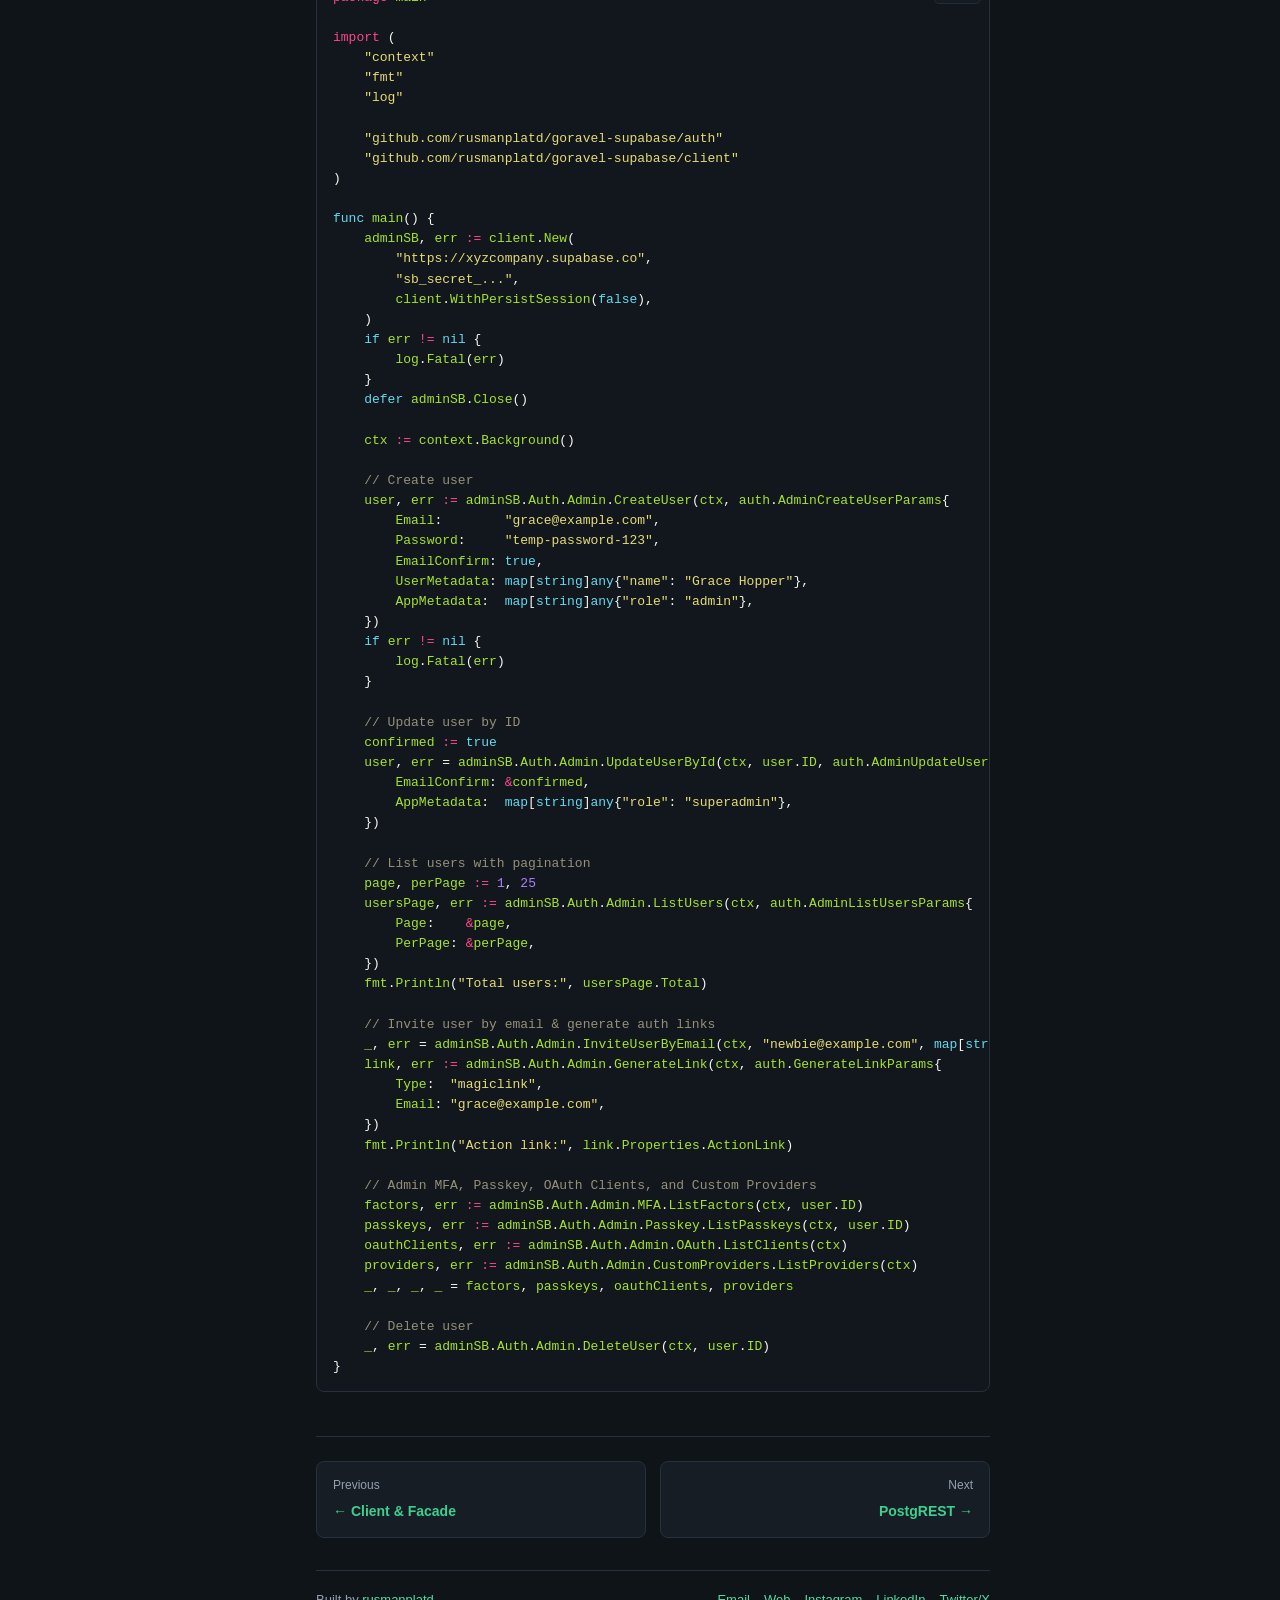
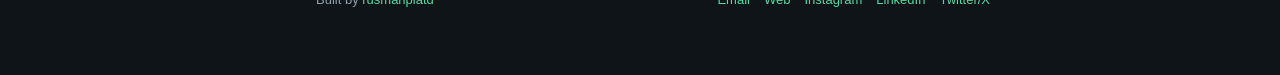
<file: docs/auth.html>
<!DOCTYPE html>
<html lang="en" data-theme="dark">
<head>
  <meta charset="utf-8" />
  <meta name="viewport" content="width=device-width, initial-scale=1.0" />
  <title>Auth (GoTrue) — Goravel Supabase Docs</title>
  <meta name="description" content="Password, OTP, OAuth + PKCE, MFA, Passkeys, SSO, Web3, JWKS, and Admin API." />
  <link rel="stylesheet" href="assets/style.css" />
  <script>
    (function () {
      try {
        var saved = localStorage.getItem("gsb-theme");
        if (saved === "light" || saved === "dark") {
          document.documentElement.setAttribute("data-theme", saved);
        }
      } catch (e) {}
    })();
  </script>
</head>
<body>
  <header class="topbar">
    <div class="topbar-inner">
      <div class="topbar-left">
        <button class="menu-btn" id="menu-toggle" type="button" aria-label="Toggle navigation">
          <svg width="20" height="20" viewBox="0 0 24 24" fill="none" stroke="currentColor" stroke-width="2" stroke-linecap="round">
            <line x1="3" y1="6" x2="21" y2="6"></line>
            <line x1="3" y1="12" x2="21" y2="12"></line>
            <line x1="3" y1="18" x2="21" y2="18"></line>
          </svg>
        </button>
        <a class="brand" href="index.html">
          <span class="brand-badge">GS</span>
          <span class="brand-text">Goravel Supabase</span>
        </a>
        <span class="version-pill">Go SDK</span>
      </div>
      <div class="topbar-right">
        <div class="search-wrap">
          <input id="nav-search" type="search" placeholder="Filter pages..." aria-label="Filter documentation pages" />
        </div>
        <button class="icon-btn" id="theme-toggle" type="button" aria-label="Toggle color theme" title="Toggle light/dark theme">
          <svg class="icon-sun" width="18" height="18" viewBox="0 0 24 24" fill="none" stroke="currentColor" stroke-width="2" stroke-linecap="round" stroke-linejoin="round">
            <circle cx="12" cy="12" r="5"></circle>
            <line x1="12" y1="1" x2="12" y2="3"></line>
            <line x1="12" y1="21" x2="12" y2="23"></line>
            <line x1="4.22" y1="4.22" x2="5.64" y2="5.64"></line>
            <line x1="18.36" y1="18.36" x2="19.78" y2="19.78"></line>
            <line x1="1" y1="12" x2="3" y2="12"></line>
            <line x1="21" y1="12" x2="23" y2="12"></line>
            <line x1="4.22" y1="19.78" x2="5.64" y2="18.36"></line>
            <line x1="18.36" y1="5.64" x2="19.78" y2="4.22"></line>
          </svg>
          <svg class="icon-moon" width="18" height="18" viewBox="0 0 24 24" fill="none" stroke="currentColor" stroke-width="2" stroke-linecap="round" stroke-linejoin="round">
            <path d="M21 12.79A9 9 0 1 1 11.21 3 7 7 0 0 0 21 12.79z"></path>
          </svg>
        </button>
        <a class="repo-link" href="https://github.com/rusmanplatd/goravel-supabase" target="_blank" rel="noopener noreferrer">
          <svg width="18" height="18" viewBox="0 0 24 24" fill="currentColor" aria-hidden="true">
            <path d="M12 0C5.37 0 0 5.37 0 12c0 5.31 3.435 9.795 8.205 11.385.6.105.825-.255.825-.57 0-.285-.015-1.23-.015-2.235-3.015.555-3.795-.735-4.035-1.41-.135-.345-.72-1.41-1.23-1.695-.42-.225-1.02-.78-.015-.795.945-.015 1.62.87 1.845 1.23 1.08 1.815 2.805 1.305 3.495.99.105-.78.42-1.305.765-1.605-2.67-.3-5.46-1.335-5.46-5.925 0-1.305.465-2.385 1.23-3.225-.12-.3-.54-1.53.12-3.18 0 0 1.005-.315 3.3 1.23.96-.27 1.98-.405 3-.405s2.04.135 3 .405c2.295-1.56 3.3-1.23 3.3-1.23.66 1.65.24 2.88.12 3.18.765.84 1.23 1.905 1.23 3.225 0 4.605-2.805 5.625-5.475 5.925.435.375.81 1.095.81 2.22 0 1.605-.015 2.895-.015 3.3 0 .315.225.69.825.57A12.02 12.02 0 0 0 24 12c0-6.63-5.37-12-12-12z"/>
          </svg>
          <span>GitHub</span>
        </a>
      </div>
    </div>
  </header>

  <div class="layout">
    <aside class="sidebar" id="sidebar">
      <div class="sidebar-section">
        <div class="sidebar-heading">Documentation</div>
        <nav class="sidebar-nav" id="sidebar-nav">
          <a class="nav-link" href="index.html">Overview</a>
          <a class="nav-link" href="client.html">Client &amp; Facade</a>
          <a class="nav-link active" href="auth.html">Auth (GoTrue)</a>
          <a class="nav-link" href="postgrest.html">PostgREST</a>
          <a class="nav-link" href="storage.html">Storage</a>
          <a class="nav-link" href="realtime.html">Realtime</a>
          <a class="nav-link" href="functions.html">Edge Functions</a>
        </nav>
      </div>
      <div class="sidebar-section sidebar-meta">
        <div class="sidebar-heading">Resources</div>
        <nav class="sidebar-nav">
          <a class="nav-link" href="https://github.com/rusmanplatd/goravel-supabase/blob/master/sdk-compliance.yaml" target="_blank" rel="noopener noreferrer">SDK Compliance (257)</a>
          <a class="nav-link" href="https://github.com/rusmanplatd/goravel-supabase/blob/master/LICENSE" target="_blank" rel="noopener noreferrer">MIT License</a>
        </nav>
      </div>
      <div class="sidebar-section sidebar-meta">
        <div class="sidebar-heading">Author</div>
        <nav class="sidebar-nav">
          <a class="nav-link" href="mailto:rusmanplatd@gmail.com">Email</a>
          <a class="nav-link" href="https://rusmanplatd.id" target="_blank" rel="noopener noreferrer">Website</a>
          <a class="nav-link" href="https://instagram.com/rusmanplatd" target="_blank" rel="noopener noreferrer">Instagram</a>
          <a class="nav-link" href="https://linkedin.com/in/rusmanplatd" target="_blank" rel="noopener noreferrer">LinkedIn</a>
          <a class="nav-link" href="https://twitter.com/rusmanplatd" target="_blank" rel="noopener noreferrer">Twitter / X</a>
        </nav>
      </div>
    </aside>

    <div class="sidebar-backdrop" id="sidebar-backdrop"></div>

    <main class="content">
      <article class="prose">
        <h1 id="auth-auth">Auth (<code>auth</code>)</h1>
<p>The <code>auth</code> package implements a pure-Go Supabase GoTrue client covering password, OTP/magic link, OAuth/PKCE, identity linking, SSO, Web3, anonymous sign-in, MFA (TOTP, Phone, WebAuthn, recovery codes), Passkeys, OAuth Server consent/grants, JWKS claim verification, and Admin APIs.</p>
<ul>
<li><strong>Package:</strong> <code>github.com/rusmanplatd/goravel-supabase/auth</code></li>
<li><strong>Access via Client:</strong> <code>sb.Auth</code> (pure-Go) or <code>facades.Supabase().Auth()</code> (Goravel)</li>
</ul>
<hr />
<h2 id="1-email-password-authentication">1. Email &amp; Password Authentication</h2>
<div class="codehilite"><pre><span></span><code><span class="kn">package</span><span class="w"> </span><span class="nx">main</span>

<span class="kn">import</span><span class="w"> </span><span class="p">(</span>
<span class="w">    </span><span class="s">&quot;context&quot;</span>
<span class="w">    </span><span class="s">&quot;errors&quot;</span>
<span class="w">    </span><span class="s">&quot;fmt&quot;</span>
<span class="w">    </span><span class="s">&quot;log&quot;</span>

<span class="w">    </span><span class="s">&quot;github.com/rusmanplatd/goravel-supabase/auth&quot;</span>
<span class="w">    </span><span class="s">&quot;github.com/rusmanplatd/goravel-supabase/client&quot;</span>
<span class="p">)</span>

<span class="kd">func</span><span class="w"> </span><span class="nx">main</span><span class="p">()</span><span class="w"> </span><span class="p">{</span>
<span class="w">    </span><span class="nx">sb</span><span class="p">,</span><span class="w"> </span><span class="nx">err</span><span class="w"> </span><span class="o">:=</span><span class="w"> </span><span class="nx">client</span><span class="p">.</span><span class="nx">New</span><span class="p">(</span><span class="s">&quot;https://xyzcompany.supabase.co&quot;</span><span class="p">,</span><span class="w"> </span><span class="s">&quot;sb_publishable_...&quot;</span><span class="p">)</span>
<span class="w">    </span><span class="k">if</span><span class="w"> </span><span class="nx">err</span><span class="w"> </span><span class="o">!=</span><span class="w"> </span><span class="kc">nil</span><span class="w"> </span><span class="p">{</span>
<span class="w">        </span><span class="nx">log</span><span class="p">.</span><span class="nx">Fatal</span><span class="p">(</span><span class="nx">err</span><span class="p">)</span>
<span class="w">    </span><span class="p">}</span>
<span class="w">    </span><span class="k">defer</span><span class="w"> </span><span class="nx">sb</span><span class="p">.</span><span class="nx">Close</span><span class="p">()</span>

<span class="w">    </span><span class="nx">ctx</span><span class="w"> </span><span class="o">:=</span><span class="w"> </span><span class="nx">context</span><span class="p">.</span><span class="nx">Background</span><span class="p">()</span>

<span class="w">    </span><span class="c1">// Sign up with user metadata and email redirect</span>
<span class="w">    </span><span class="nx">signUpRes</span><span class="p">,</span><span class="w"> </span><span class="nx">err</span><span class="w"> </span><span class="o">:=</span><span class="w"> </span><span class="nx">sb</span><span class="p">.</span><span class="nx">Auth</span><span class="p">.</span><span class="nx">SignUp</span><span class="p">(</span><span class="nx">ctx</span><span class="p">,</span><span class="w"> </span><span class="nx">auth</span><span class="p">.</span><span class="nx">SignUpParams</span><span class="p">{</span>
<span class="w">        </span><span class="nx">Email</span><span class="p">:</span><span class="w">           </span><span class="s">&quot;ada@example.com&quot;</span><span class="p">,</span>
<span class="w">        </span><span class="nx">Password</span><span class="p">:</span><span class="w">        </span><span class="s">&quot;strong-password-123&quot;</span><span class="p">,</span>
<span class="w">        </span><span class="nx">EmailRedirectTo</span><span class="p">:</span><span class="w"> </span><span class="s">&quot;https://app.example.com/welcome&quot;</span><span class="p">,</span>
<span class="w">        </span><span class="nx">Data</span><span class="p">:</span><span class="w"> </span><span class="kd">map</span><span class="p">[</span><span class="kt">string</span><span class="p">]</span><span class="kt">any</span><span class="p">{</span>
<span class="w">            </span><span class="s">&quot;full_name&quot;</span><span class="p">:</span><span class="w"> </span><span class="s">&quot;Ada Lovelace&quot;</span><span class="p">,</span>
<span class="w">            </span><span class="s">&quot;plan&quot;</span><span class="p">:</span><span class="w">      </span><span class="s">&quot;pro&quot;</span><span class="p">,</span>
<span class="w">        </span><span class="p">},</span>
<span class="w">    </span><span class="p">})</span>
<span class="w">    </span><span class="k">if</span><span class="w"> </span><span class="nx">err</span><span class="w"> </span><span class="o">!=</span><span class="w"> </span><span class="kc">nil</span><span class="w"> </span><span class="p">{</span>
<span class="w">        </span><span class="kd">var</span><span class="w"> </span><span class="nx">apiErr</span><span class="w"> </span><span class="o">*</span><span class="nx">auth</span><span class="p">.</span><span class="nx">AuthApiError</span>
<span class="w">        </span><span class="k">if</span><span class="w"> </span><span class="nx">errors</span><span class="p">.</span><span class="nx">As</span><span class="p">(</span><span class="nx">err</span><span class="p">,</span><span class="w"> </span><span class="o">&amp;</span><span class="nx">apiErr</span><span class="p">)</span><span class="w"> </span><span class="p">{</span>
<span class="w">            </span><span class="nx">log</span><span class="p">.</span><span class="nx">Fatalf</span><span class="p">(</span><span class="s">&quot;SignUp failed (%d %s): %s&quot;</span><span class="p">,</span><span class="w"> </span><span class="nx">apiErr</span><span class="p">.</span><span class="nx">Status</span><span class="p">,</span><span class="w"> </span><span class="nx">apiErr</span><span class="p">.</span><span class="nx">Code</span><span class="p">,</span><span class="w"> </span><span class="nx">apiErr</span><span class="p">.</span><span class="nx">Message</span><span class="p">)</span>
<span class="w">        </span><span class="p">}</span>
<span class="w">        </span><span class="nx">log</span><span class="p">.</span><span class="nx">Fatal</span><span class="p">(</span><span class="nx">err</span><span class="p">)</span>
<span class="w">    </span><span class="p">}</span>
<span class="w">    </span><span class="nx">fmt</span><span class="p">.</span><span class="nx">Println</span><span class="p">(</span><span class="s">&quot;Signed up user ID:&quot;</span><span class="p">,</span><span class="w"> </span><span class="nx">signUpRes</span><span class="p">.</span><span class="nx">User</span><span class="p">.</span><span class="nx">ID</span><span class="p">)</span>

<span class="w">    </span><span class="c1">// Sign in with password</span>
<span class="w">    </span><span class="nx">signInRes</span><span class="p">,</span><span class="w"> </span><span class="nx">err</span><span class="w"> </span><span class="o">:=</span><span class="w"> </span><span class="nx">sb</span><span class="p">.</span><span class="nx">Auth</span><span class="p">.</span><span class="nx">SignInWithPassword</span><span class="p">(</span><span class="nx">ctx</span><span class="p">,</span><span class="w"> </span><span class="nx">auth</span><span class="p">.</span><span class="nx">SignInWithPasswordParams</span><span class="p">{</span>
<span class="w">        </span><span class="nx">Email</span><span class="p">:</span><span class="w">    </span><span class="s">&quot;ada@example.com&quot;</span><span class="p">,</span>
<span class="w">        </span><span class="nx">Password</span><span class="p">:</span><span class="w"> </span><span class="s">&quot;strong-password-123&quot;</span><span class="p">,</span>
<span class="w">    </span><span class="p">})</span>
<span class="w">    </span><span class="k">if</span><span class="w"> </span><span class="nx">err</span><span class="w"> </span><span class="o">!=</span><span class="w"> </span><span class="kc">nil</span><span class="w"> </span><span class="p">{</span>
<span class="w">        </span><span class="nx">log</span><span class="p">.</span><span class="nx">Fatal</span><span class="p">(</span><span class="nx">err</span><span class="p">)</span>
<span class="w">    </span><span class="p">}</span>
<span class="w">    </span><span class="nx">fmt</span><span class="p">.</span><span class="nx">Println</span><span class="p">(</span><span class="s">&quot;Access token:&quot;</span><span class="p">,</span><span class="w"> </span><span class="nx">signInRes</span><span class="p">.</span><span class="nx">Session</span><span class="p">.</span><span class="nx">AccessToken</span><span class="p">)</span>
<span class="p">}</span>
</code></pre></div>

<hr />
<h2 id="2-magic-link-otp-email-sms-verifyotp-and-resend">2. Magic Link, OTP (Email &amp; SMS), VerifyOtp, and Resend</h2>
<div class="codehilite"><pre><span></span><code><span class="nx">ctx</span><span class="w"> </span><span class="o">:=</span><span class="w"> </span><span class="nx">context</span><span class="p">.</span><span class="nx">Background</span><span class="p">()</span>

<span class="c1">// 1. Send Email Magic Link / OTP</span>
<span class="nx">createUser</span><span class="w"> </span><span class="o">:=</span><span class="w"> </span><span class="kc">true</span>
<span class="nx">err</span><span class="w"> </span><span class="o">:=</span><span class="w"> </span><span class="nx">sb</span><span class="p">.</span><span class="nx">Auth</span><span class="p">.</span><span class="nx">SignInWithOtp</span><span class="p">(</span><span class="nx">ctx</span><span class="p">,</span><span class="w"> </span><span class="nx">auth</span><span class="p">.</span><span class="nx">SignInWithOtpParams</span><span class="p">{</span>
<span class="w">    </span><span class="nx">Email</span><span class="p">:</span><span class="w">            </span><span class="s">&quot;ada@example.com&quot;</span><span class="p">,</span>
<span class="w">    </span><span class="nx">EmailRedirectTo</span><span class="p">:</span><span class="w">  </span><span class="s">&quot;https://app.example.com/auth/callback&quot;</span><span class="p">,</span>
<span class="w">    </span><span class="nx">ShouldCreateUser</span><span class="p">:</span><span class="w"> </span><span class="o">&amp;</span><span class="nx">createUser</span><span class="p">,</span>
<span class="w">    </span><span class="nx">Data</span><span class="p">:</span><span class="w">             </span><span class="kd">map</span><span class="p">[</span><span class="kt">string</span><span class="p">]</span><span class="kt">any</span><span class="p">{</span><span class="s">&quot;source&quot;</span><span class="p">:</span><span class="w"> </span><span class="s">&quot;magic_link&quot;</span><span class="p">},</span>
<span class="p">})</span>
<span class="k">if</span><span class="w"> </span><span class="nx">err</span><span class="w"> </span><span class="o">!=</span><span class="w"> </span><span class="kc">nil</span><span class="w"> </span><span class="p">{</span>
<span class="w">    </span><span class="nx">log</span><span class="p">.</span><span class="nx">Fatal</span><span class="p">(</span><span class="nx">err</span><span class="p">)</span>
<span class="p">}</span>

<span class="c1">// 2. Send SMS OTP</span>
<span class="nx">err</span><span class="w"> </span><span class="p">=</span><span class="w"> </span><span class="nx">sb</span><span class="p">.</span><span class="nx">Auth</span><span class="p">.</span><span class="nx">SignInWithOtp</span><span class="p">(</span><span class="nx">ctx</span><span class="p">,</span><span class="w"> </span><span class="nx">auth</span><span class="p">.</span><span class="nx">SignInWithOtpParams</span><span class="p">{</span>
<span class="w">    </span><span class="nx">Phone</span><span class="p">:</span><span class="w">   </span><span class="s">&quot;+15551234567&quot;</span><span class="p">,</span>
<span class="w">    </span><span class="nx">Channel</span><span class="p">:</span><span class="w"> </span><span class="s">&quot;sms&quot;</span><span class="p">,</span>
<span class="p">})</span>

<span class="c1">// 3. Resend confirmation or OTP</span>
<span class="nx">err</span><span class="w"> </span><span class="p">=</span><span class="w"> </span><span class="nx">sb</span><span class="p">.</span><span class="nx">Auth</span><span class="p">.</span><span class="nx">Resend</span><span class="p">(</span><span class="nx">ctx</span><span class="p">,</span><span class="w"> </span><span class="nx">auth</span><span class="p">.</span><span class="nx">ResendParams</span><span class="p">{</span>
<span class="w">    </span><span class="nx">Type</span><span class="p">:</span><span class="w">            </span><span class="s">&quot;signup&quot;</span><span class="p">,</span>
<span class="w">    </span><span class="nx">Email</span><span class="p">:</span><span class="w">           </span><span class="s">&quot;ada@example.com&quot;</span><span class="p">,</span>
<span class="w">    </span><span class="nx">EmailRedirectTo</span><span class="p">:</span><span class="w"> </span><span class="s">&quot;https://app.example.com/auth/callback&quot;</span><span class="p">,</span>
<span class="p">})</span>

<span class="c1">// 4. Verify OTP (or TokenHash from email link)</span>
<span class="nx">res</span><span class="p">,</span><span class="w"> </span><span class="nx">err</span><span class="w"> </span><span class="o">:=</span><span class="w"> </span><span class="nx">sb</span><span class="p">.</span><span class="nx">Auth</span><span class="p">.</span><span class="nx">VerifyOtp</span><span class="p">(</span><span class="nx">ctx</span><span class="p">,</span><span class="w"> </span><span class="nx">auth</span><span class="p">.</span><span class="nx">VerifyOtpParams</span><span class="p">{</span>
<span class="w">    </span><span class="nx">Email</span><span class="p">:</span><span class="w"> </span><span class="s">&quot;ada@example.com&quot;</span><span class="p">,</span>
<span class="w">    </span><span class="nx">Token</span><span class="p">:</span><span class="w"> </span><span class="s">&quot;123456&quot;</span><span class="p">,</span>
<span class="w">    </span><span class="nx">Type</span><span class="p">:</span><span class="w">  </span><span class="s">&quot;email&quot;</span><span class="p">,</span>
<span class="p">})</span>
<span class="k">if</span><span class="w"> </span><span class="nx">err</span><span class="w"> </span><span class="o">!=</span><span class="w"> </span><span class="kc">nil</span><span class="w"> </span><span class="p">{</span>
<span class="w">    </span><span class="nx">log</span><span class="p">.</span><span class="nx">Fatal</span><span class="p">(</span><span class="nx">err</span><span class="p">)</span>
<span class="p">}</span>
<span class="nx">fmt</span><span class="p">.</span><span class="nx">Println</span><span class="p">(</span><span class="s">&quot;Verified user:&quot;</span><span class="p">,</span><span class="w"> </span><span class="nx">res</span><span class="p">.</span><span class="nx">User</span><span class="p">.</span><span class="nx">Email</span><span class="p">)</span>
</code></pre></div>

<hr />
<h2 id="3-oauth-pkce-flow-goravel-controller-example">3. OAuth &amp; PKCE Flow (Goravel Controller Example)</h2>
<div class="codehilite"><pre><span></span><code><span class="kn">package</span><span class="w"> </span><span class="nx">controllers</span>

<span class="kn">import</span><span class="w"> </span><span class="p">(</span>
<span class="w">    </span><span class="s">&quot;github.com/goravel/framework/contracts/http&quot;</span>
<span class="w">    </span><span class="s">&quot;github.com/rusmanplatd/goravel-supabase/auth&quot;</span>
<span class="w">    </span><span class="s">&quot;github.com/rusmanplatd/goravel-supabase/facades&quot;</span>
<span class="p">)</span>

<span class="kd">type</span><span class="w"> </span><span class="nx">OAuthController</span><span class="w"> </span><span class="kd">struct</span><span class="p">{}</span>

<span class="c1">// Redirect initiates the OAuth PKCE flow and redirects the browser to the provider.</span>
<span class="kd">func</span><span class="w"> </span><span class="p">(</span><span class="nx">c</span><span class="w"> </span><span class="o">*</span><span class="nx">OAuthController</span><span class="p">)</span><span class="w"> </span><span class="nx">Redirect</span><span class="p">(</span><span class="nx">ctx</span><span class="w"> </span><span class="nx">http</span><span class="p">.</span><span class="nx">Context</span><span class="p">)</span><span class="w"> </span><span class="nx">http</span><span class="p">.</span><span class="nx">Response</span><span class="w"> </span><span class="p">{</span>
<span class="w">    </span><span class="nx">sb</span><span class="w"> </span><span class="o">:=</span><span class="w"> </span><span class="nx">facades</span><span class="p">.</span><span class="nx">Supabase</span><span class="p">()</span>

<span class="w">    </span><span class="nx">oauthRes</span><span class="p">,</span><span class="w"> </span><span class="nx">err</span><span class="w"> </span><span class="o">:=</span><span class="w"> </span><span class="nx">sb</span><span class="p">.</span><span class="nx">Auth</span><span class="p">().</span><span class="nx">SignInWithOAuth</span><span class="p">(</span><span class="nx">ctx</span><span class="p">.</span><span class="nx">Context</span><span class="p">(),</span><span class="w"> </span><span class="nx">auth</span><span class="p">.</span><span class="nx">SignInWithOAuthParams</span><span class="p">{</span>
<span class="w">        </span><span class="nx">Provider</span><span class="p">:</span><span class="w">   </span><span class="s">&quot;github&quot;</span><span class="p">,</span>
<span class="w">        </span><span class="nx">RedirectTo</span><span class="p">:</span><span class="w"> </span><span class="s">&quot;https://app.example.com/auth/callback&quot;</span><span class="p">,</span>
<span class="w">        </span><span class="nx">Scopes</span><span class="p">:</span><span class="w">     </span><span class="s">&quot;read:user user:email&quot;</span><span class="p">,</span>
<span class="w">        </span><span class="nx">QueryParams</span><span class="p">:</span><span class="w"> </span><span class="kd">map</span><span class="p">[</span><span class="kt">string</span><span class="p">]</span><span class="kt">string</span><span class="p">{</span>
<span class="w">            </span><span class="s">&quot;allow_signup&quot;</span><span class="p">:</span><span class="w"> </span><span class="s">&quot;true&quot;</span><span class="p">,</span>
<span class="w">        </span><span class="p">},</span>
<span class="w">    </span><span class="p">})</span>
<span class="w">    </span><span class="k">if</span><span class="w"> </span><span class="nx">err</span><span class="w"> </span><span class="o">!=</span><span class="w"> </span><span class="kc">nil</span><span class="w"> </span><span class="p">{</span>
<span class="w">        </span><span class="k">return</span><span class="w"> </span><span class="nx">ctx</span><span class="p">.</span><span class="nx">Response</span><span class="p">().</span><span class="nx">Json</span><span class="p">(</span><span class="mi">500</span><span class="p">,</span><span class="w"> </span><span class="nx">http</span><span class="p">.</span><span class="nx">Json</span><span class="p">{</span><span class="s">&quot;error&quot;</span><span class="p">:</span><span class="w"> </span><span class="nx">err</span><span class="p">.</span><span class="nx">Error</span><span class="p">()})</span>
<span class="w">    </span><span class="p">}</span>

<span class="w">    </span><span class="k">return</span><span class="w"> </span><span class="nx">ctx</span><span class="p">.</span><span class="nx">Response</span><span class="p">().</span><span class="nx">Redirect</span><span class="p">(</span><span class="mi">302</span><span class="p">,</span><span class="w"> </span><span class="nx">oauthRes</span><span class="p">.</span><span class="nx">URL</span><span class="p">)</span>
<span class="p">}</span>

<span class="c1">// Callback exchanges the authorization code (or full callback URL) for a Session.</span>
<span class="kd">func</span><span class="w"> </span><span class="p">(</span><span class="nx">c</span><span class="w"> </span><span class="o">*</span><span class="nx">OAuthController</span><span class="p">)</span><span class="w"> </span><span class="nx">Callback</span><span class="p">(</span><span class="nx">ctx</span><span class="w"> </span><span class="nx">http</span><span class="p">.</span><span class="nx">Context</span><span class="p">)</span><span class="w"> </span><span class="nx">http</span><span class="p">.</span><span class="nx">Response</span><span class="w"> </span><span class="p">{</span>
<span class="w">    </span><span class="nx">sb</span><span class="w"> </span><span class="o">:=</span><span class="w"> </span><span class="nx">facades</span><span class="p">.</span><span class="nx">Supabase</span><span class="p">()</span>
<span class="w">    </span><span class="nx">code</span><span class="w"> </span><span class="o">:=</span><span class="w"> </span><span class="nx">ctx</span><span class="p">.</span><span class="nx">Request</span><span class="p">().</span><span class="nx">Query</span><span class="p">(</span><span class="s">&quot;code&quot;</span><span class="p">)</span>

<span class="w">    </span><span class="nx">authRes</span><span class="p">,</span><span class="w"> </span><span class="nx">err</span><span class="w"> </span><span class="o">:=</span><span class="w"> </span><span class="nx">sb</span><span class="p">.</span><span class="nx">Auth</span><span class="p">().</span><span class="nx">ExchangeCodeForSession</span><span class="p">(</span><span class="nx">ctx</span><span class="p">.</span><span class="nx">Context</span><span class="p">(),</span><span class="w"> </span><span class="nx">code</span><span class="p">)</span>
<span class="w">    </span><span class="k">if</span><span class="w"> </span><span class="nx">err</span><span class="w"> </span><span class="o">!=</span><span class="w"> </span><span class="kc">nil</span><span class="w"> </span><span class="p">{</span>
<span class="w">        </span><span class="k">return</span><span class="w"> </span><span class="nx">ctx</span><span class="p">.</span><span class="nx">Response</span><span class="p">().</span><span class="nx">Json</span><span class="p">(</span><span class="mi">400</span><span class="p">,</span><span class="w"> </span><span class="nx">http</span><span class="p">.</span><span class="nx">Json</span><span class="p">{</span><span class="s">&quot;error&quot;</span><span class="p">:</span><span class="w"> </span><span class="nx">err</span><span class="p">.</span><span class="nx">Error</span><span class="p">()})</span>
<span class="w">    </span><span class="p">}</span>

<span class="w">    </span><span class="k">return</span><span class="w"> </span><span class="nx">ctx</span><span class="p">.</span><span class="nx">Response</span><span class="p">().</span><span class="nx">Success</span><span class="p">().</span><span class="nx">Json</span><span class="p">(</span><span class="nx">http</span><span class="p">.</span><span class="nx">Json</span><span class="p">{</span>
<span class="w">        </span><span class="s">&quot;user&quot;</span><span class="p">:</span><span class="w">         </span><span class="nx">authRes</span><span class="p">.</span><span class="nx">User</span><span class="p">,</span>
<span class="w">        </span><span class="s">&quot;access_token&quot;</span><span class="p">:</span><span class="w"> </span><span class="nx">authRes</span><span class="p">.</span><span class="nx">Session</span><span class="p">.</span><span class="nx">AccessToken</span><span class="p">,</span>
<span class="w">    </span><span class="p">})</span>
<span class="p">}</span>
</code></pre></div>

<p>You can also parse a raw callback URL directly using <code>auth.ParseCallbackURL(rawURL)</code> or <code>sb.Auth.GetSessionFromURL(ctx, rawURL)</code>.</p>
<hr />
<h2 id="4-anonymous-oidc-id-token-enterprise-sso-and-web3">4. Anonymous, OIDC ID Token, Enterprise SSO, and Web3</h2>
<div class="codehilite"><pre><span></span><code><span class="nx">ctx</span><span class="w"> </span><span class="o">:=</span><span class="w"> </span><span class="nx">context</span><span class="p">.</span><span class="nx">Background</span><span class="p">()</span>

<span class="c1">// Anonymous sign-in</span>
<span class="nx">anonRes</span><span class="p">,</span><span class="w"> </span><span class="nx">err</span><span class="w"> </span><span class="o">:=</span><span class="w"> </span><span class="nx">sb</span><span class="p">.</span><span class="nx">Auth</span><span class="p">.</span><span class="nx">SignInAnonymously</span><span class="p">(</span><span class="nx">ctx</span><span class="p">,</span><span class="w"> </span><span class="nx">auth</span><span class="p">.</span><span class="nx">SignInAnonymouslyParams</span><span class="p">{</span>
<span class="w">    </span><span class="nx">Data</span><span class="p">:</span><span class="w"> </span><span class="kd">map</span><span class="p">[</span><span class="kt">string</span><span class="p">]</span><span class="kt">any</span><span class="p">{</span><span class="s">&quot;guest&quot;</span><span class="p">:</span><span class="w"> </span><span class="kc">true</span><span class="p">},</span>
<span class="p">})</span>

<span class="c1">// External OIDC ID token (Google, Apple, etc.)</span>
<span class="nx">idTokenRes</span><span class="p">,</span><span class="w"> </span><span class="nx">err</span><span class="w"> </span><span class="o">:=</span><span class="w"> </span><span class="nx">sb</span><span class="p">.</span><span class="nx">Auth</span><span class="p">.</span><span class="nx">SignInWithIdToken</span><span class="p">(</span><span class="nx">ctx</span><span class="p">,</span><span class="w"> </span><span class="nx">auth</span><span class="p">.</span><span class="nx">SignInWithIdTokenParams</span><span class="p">{</span>
<span class="w">    </span><span class="nx">Provider</span><span class="p">:</span><span class="w"> </span><span class="s">&quot;google&quot;</span><span class="p">,</span>
<span class="w">    </span><span class="nx">Token</span><span class="p">:</span><span class="w">    </span><span class="nx">googleIDToken</span><span class="p">,</span>
<span class="w">    </span><span class="nx">Nonce</span><span class="p">:</span><span class="w">    </span><span class="nx">rawNonce</span><span class="p">,</span>
<span class="p">})</span>

<span class="c1">// Enterprise SAML/SSO by domain or provider ID</span>
<span class="nx">ssoRes</span><span class="p">,</span><span class="w"> </span><span class="nx">err</span><span class="w"> </span><span class="o">:=</span><span class="w"> </span><span class="nx">sb</span><span class="p">.</span><span class="nx">Auth</span><span class="p">.</span><span class="nx">SignInWithSSO</span><span class="p">(</span><span class="nx">ctx</span><span class="p">,</span><span class="w"> </span><span class="nx">auth</span><span class="p">.</span><span class="nx">SignInWithSSOParams</span><span class="p">{</span>
<span class="w">    </span><span class="nx">Domain</span><span class="p">:</span><span class="w">     </span><span class="s">&quot;acme.com&quot;</span><span class="p">,</span>
<span class="w">    </span><span class="nx">RedirectTo</span><span class="p">:</span><span class="w"> </span><span class="s">&quot;https://app.example.com/sso/callback&quot;</span><span class="p">,</span>
<span class="p">})</span>
<span class="nx">fmt</span><span class="p">.</span><span class="nx">Println</span><span class="p">(</span><span class="s">&quot;Redirect user to SSO URL:&quot;</span><span class="p">,</span><span class="w"> </span><span class="nx">ssoRes</span><span class="p">.</span><span class="nx">URL</span><span class="p">)</span>

<span class="c1">// Web3 (Ethereum SIWE or Solana)</span>
<span class="nx">web3Res</span><span class="p">,</span><span class="w"> </span><span class="nx">err</span><span class="w"> </span><span class="o">:=</span><span class="w"> </span><span class="nx">sb</span><span class="p">.</span><span class="nx">Auth</span><span class="p">.</span><span class="nx">SignInWithWeb3</span><span class="p">(</span><span class="nx">ctx</span><span class="p">,</span><span class="w"> </span><span class="nx">auth</span><span class="p">.</span><span class="nx">SignInWithWeb3Params</span><span class="p">{</span>
<span class="w">    </span><span class="nx">Chain</span><span class="p">:</span><span class="w">     </span><span class="s">&quot;ethereum&quot;</span><span class="p">,</span>
<span class="w">    </span><span class="nx">Message</span><span class="p">:</span><span class="w">   </span><span class="nx">siweMessage</span><span class="p">,</span>
<span class="w">    </span><span class="nx">Signature</span><span class="p">:</span><span class="w"> </span><span class="nx">hexSignature</span><span class="p">,</span>
<span class="p">})</span>
</code></pre></div>

<hr />
<h2 id="5-identity-linking-unlinking">5. Identity Linking &amp; Unlinking</h2>
<div class="codehilite"><pre><span></span><code><span class="nx">ctx</span><span class="w"> </span><span class="o">:=</span><span class="w"> </span><span class="nx">context</span><span class="p">.</span><span class="nx">Background</span><span class="p">()</span>

<span class="c1">// List linked identities for the current user</span>
<span class="nx">identities</span><span class="p">,</span><span class="w"> </span><span class="nx">err</span><span class="w"> </span><span class="o">:=</span><span class="w"> </span><span class="nx">sb</span><span class="p">.</span><span class="nx">Auth</span><span class="p">.</span><span class="nx">GetUserIdentities</span><span class="p">(</span><span class="nx">ctx</span><span class="p">)</span>
<span class="k">if</span><span class="w"> </span><span class="nx">err</span><span class="w"> </span><span class="o">!=</span><span class="w"> </span><span class="kc">nil</span><span class="w"> </span><span class="p">{</span>
<span class="w">    </span><span class="nx">log</span><span class="p">.</span><span class="nx">Fatal</span><span class="p">(</span><span class="nx">err</span><span class="p">)</span>
<span class="p">}</span>

<span class="c1">// Link a new OAuth identity (redirects user to oauthRes.URL)</span>
<span class="nx">oauthRes</span><span class="p">,</span><span class="w"> </span><span class="nx">err</span><span class="w"> </span><span class="o">:=</span><span class="w"> </span><span class="nx">sb</span><span class="p">.</span><span class="nx">Auth</span><span class="p">.</span><span class="nx">LinkIdentity</span><span class="p">(</span><span class="nx">ctx</span><span class="p">,</span><span class="w"> </span><span class="nx">auth</span><span class="p">.</span><span class="nx">SignInWithOAuthParams</span><span class="p">{</span>
<span class="w">    </span><span class="nx">Provider</span><span class="p">:</span><span class="w">   </span><span class="s">&quot;google&quot;</span><span class="p">,</span>
<span class="w">    </span><span class="nx">RedirectTo</span><span class="p">:</span><span class="w"> </span><span class="s">&quot;https://app.example.com/settings/linked&quot;</span><span class="p">,</span>
<span class="p">})</span>

<span class="c1">// Or link directly using an OIDC ID token</span>
<span class="nx">_</span><span class="p">,</span><span class="w"> </span><span class="nx">err</span><span class="w"> </span><span class="p">=</span><span class="w"> </span><span class="nx">sb</span><span class="p">.</span><span class="nx">Auth</span><span class="p">.</span><span class="nx">LinkIdentityWithIdToken</span><span class="p">(</span><span class="nx">ctx</span><span class="p">,</span><span class="w"> </span><span class="nx">auth</span><span class="p">.</span><span class="nx">SignInWithIdTokenParams</span><span class="p">{</span>
<span class="w">    </span><span class="nx">Provider</span><span class="p">:</span><span class="w"> </span><span class="s">&quot;apple&quot;</span><span class="p">,</span>
<span class="w">    </span><span class="nx">Token</span><span class="p">:</span><span class="w">    </span><span class="nx">appleIDToken</span><span class="p">,</span>
<span class="p">})</span>

<span class="c1">// Unlink an existing identity</span>
<span class="k">if</span><span class="w"> </span><span class="nb">len</span><span class="p">(</span><span class="nx">identities</span><span class="p">)</span><span class="w"> </span><span class="p">&gt;</span><span class="w"> </span><span class="mi">1</span><span class="w"> </span><span class="p">{</span>
<span class="w">    </span><span class="nx">err</span><span class="w"> </span><span class="p">=</span><span class="w"> </span><span class="nx">sb</span><span class="p">.</span><span class="nx">Auth</span><span class="p">.</span><span class="nx">UnlinkIdentity</span><span class="p">(</span><span class="nx">ctx</span><span class="p">,</span><span class="w"> </span><span class="nx">identities</span><span class="p">[</span><span class="mi">1</span><span class="p">])</span>
<span class="p">}</span>
</code></pre></div>

<hr />
<h2 id="6-session-user-password-recovery-jwks-claims-auth-listener">6. Session, User, Password Recovery, JWKS Claims &amp; Auth Listener</h2>
<div class="codehilite"><pre><span></span><code><span class="nx">ctx</span><span class="w"> </span><span class="o">:=</span><span class="w"> </span><span class="nx">context</span><span class="p">.</span><span class="nx">Background</span><span class="p">()</span>

<span class="c1">// Listen to auth state changes</span>
<span class="nx">sub</span><span class="w"> </span><span class="o">:=</span><span class="w"> </span><span class="nx">sb</span><span class="p">.</span><span class="nx">Auth</span><span class="p">.</span><span class="nx">OnAuthStateChange</span><span class="p">(</span><span class="kd">func</span><span class="p">(</span><span class="nx">event</span><span class="w"> </span><span class="nx">auth</span><span class="p">.</span><span class="nx">AuthChangeEvent</span><span class="p">,</span><span class="w"> </span><span class="nx">session</span><span class="w"> </span><span class="o">*</span><span class="nx">auth</span><span class="p">.</span><span class="nx">Session</span><span class="p">)</span><span class="w"> </span><span class="p">{</span>
<span class="w">    </span><span class="k">switch</span><span class="w"> </span><span class="nx">event</span><span class="w"> </span><span class="p">{</span>
<span class="w">    </span><span class="k">case</span><span class="w"> </span><span class="nx">auth</span><span class="p">.</span><span class="nx">EventInitialSession</span><span class="p">:</span>
<span class="w">        </span><span class="nx">fmt</span><span class="p">.</span><span class="nx">Println</span><span class="p">(</span><span class="s">&quot;Initial session loaded&quot;</span><span class="p">)</span>
<span class="w">    </span><span class="k">case</span><span class="w"> </span><span class="nx">auth</span><span class="p">.</span><span class="nx">EventSignedIn</span><span class="p">:</span>
<span class="w">        </span><span class="nx">fmt</span><span class="p">.</span><span class="nx">Println</span><span class="p">(</span><span class="s">&quot;User signed in:&quot;</span><span class="p">,</span><span class="w"> </span><span class="nx">session</span><span class="p">.</span><span class="nx">User</span><span class="p">.</span><span class="nx">Email</span><span class="p">)</span>
<span class="w">    </span><span class="k">case</span><span class="w"> </span><span class="nx">auth</span><span class="p">.</span><span class="nx">EventTokenRefreshed</span><span class="p">:</span>
<span class="w">        </span><span class="nx">fmt</span><span class="p">.</span><span class="nx">Println</span><span class="p">(</span><span class="s">&quot;Token refreshed&quot;</span><span class="p">)</span>
<span class="w">    </span><span class="k">case</span><span class="w"> </span><span class="nx">auth</span><span class="p">.</span><span class="nx">EventUserUpdated</span><span class="p">:</span>
<span class="w">        </span><span class="nx">fmt</span><span class="p">.</span><span class="nx">Println</span><span class="p">(</span><span class="s">&quot;User updated&quot;</span><span class="p">)</span>
<span class="w">    </span><span class="k">case</span><span class="w"> </span><span class="nx">auth</span><span class="p">.</span><span class="nx">EventPasswordRecovery</span><span class="p">:</span>
<span class="w">        </span><span class="nx">fmt</span><span class="p">.</span><span class="nx">Println</span><span class="p">(</span><span class="s">&quot;Password recovery flow active&quot;</span><span class="p">)</span>
<span class="w">    </span><span class="k">case</span><span class="w"> </span><span class="nx">auth</span><span class="p">.</span><span class="nx">EventSignedOut</span><span class="p">:</span>
<span class="w">        </span><span class="nx">fmt</span><span class="p">.</span><span class="nx">Println</span><span class="p">(</span><span class="s">&quot;User signed out&quot;</span><span class="p">)</span>
<span class="w">    </span><span class="p">}</span>
<span class="p">})</span>
<span class="k">defer</span><span class="w"> </span><span class="nx">sub</span><span class="p">.</span><span class="nx">Unsubscribe</span><span class="p">()</span>

<span class="c1">// Get current session (auto-refreshes if near expiry)</span>
<span class="nx">session</span><span class="p">,</span><span class="w"> </span><span class="nx">err</span><span class="w"> </span><span class="o">:=</span><span class="w"> </span><span class="nx">sb</span><span class="p">.</span><span class="nx">Auth</span><span class="p">.</span><span class="nx">GetSession</span><span class="p">(</span><span class="nx">ctx</span><span class="p">)</span>

<span class="c1">// Manually set or refresh a session</span>
<span class="nx">_</span><span class="p">,</span><span class="w"> </span><span class="nx">err</span><span class="w"> </span><span class="p">=</span><span class="w"> </span><span class="nx">sb</span><span class="p">.</span><span class="nx">Auth</span><span class="p">.</span><span class="nx">SetSession</span><span class="p">(</span><span class="nx">ctx</span><span class="p">,</span><span class="w"> </span><span class="nx">accessToken</span><span class="p">,</span><span class="w"> </span><span class="nx">refreshToken</span><span class="p">)</span>
<span class="nx">_</span><span class="p">,</span><span class="w"> </span><span class="nx">err</span><span class="w"> </span><span class="p">=</span><span class="w"> </span><span class="nx">sb</span><span class="p">.</span><span class="nx">Auth</span><span class="p">.</span><span class="nx">RefreshSession</span><span class="p">(</span><span class="nx">ctx</span><span class="p">)</span>

<span class="c1">// Fetch user from GoTrue</span>
<span class="nx">user</span><span class="p">,</span><span class="w"> </span><span class="nx">err</span><span class="w"> </span><span class="o">:=</span><span class="w"> </span><span class="nx">sb</span><span class="p">.</span><span class="nx">Auth</span><span class="p">.</span><span class="nx">GetUser</span><span class="p">(</span><span class="nx">ctx</span><span class="p">,</span><span class="w"> </span><span class="nx">accessToken</span><span class="p">)</span>

<span class="c1">// Verify &amp; extract JWT claims locally via JWKS (or GetClaimsWithOptions)</span>
<span class="nx">claims</span><span class="p">,</span><span class="w"> </span><span class="nx">err</span><span class="w"> </span><span class="o">:=</span><span class="w"> </span><span class="nx">sb</span><span class="p">.</span><span class="nx">Auth</span><span class="p">.</span><span class="nx">GetClaims</span><span class="p">(</span><span class="nx">ctx</span><span class="p">,</span><span class="w"> </span><span class="nx">accessToken</span><span class="p">)</span>
<span class="nx">claimsCustom</span><span class="p">,</span><span class="w"> </span><span class="nx">err</span><span class="w"> </span><span class="o">:=</span><span class="w"> </span><span class="nx">sb</span><span class="p">.</span><span class="nx">Auth</span><span class="p">.</span><span class="nx">GetClaimsWithOptions</span><span class="p">(</span><span class="nx">ctx</span><span class="p">,</span><span class="w"> </span><span class="nx">auth</span><span class="p">.</span><span class="nx">GetClaimsOptions</span><span class="p">{</span>
<span class="w">    </span><span class="nx">JWT</span><span class="p">:</span><span class="w">          </span><span class="nx">accessToken</span><span class="p">,</span>
<span class="w">    </span><span class="nx">AllowExpired</span><span class="p">:</span><span class="w"> </span><span class="kc">false</span><span class="p">,</span>
<span class="p">})</span>
<span class="nx">fmt</span><span class="p">.</span><span class="nx">Println</span><span class="p">(</span><span class="s">&quot;Claims subject:&quot;</span><span class="p">,</span><span class="w"> </span><span class="nx">claims</span><span class="p">.</span><span class="nx">Claims</span><span class="p">[</span><span class="s">&quot;sub&quot;</span><span class="p">],</span><span class="w"> </span><span class="nx">claimsCustom</span><span class="w"> </span><span class="o">!=</span><span class="w"> </span><span class="kc">nil</span><span class="p">)</span>

<span class="c1">// Request password reset email &amp; reauthenticate before sensitive updates</span>
<span class="nx">err</span><span class="w"> </span><span class="p">=</span><span class="w"> </span><span class="nx">sb</span><span class="p">.</span><span class="nx">Auth</span><span class="p">.</span><span class="nx">ResetPasswordForEmail</span><span class="p">(</span><span class="nx">ctx</span><span class="p">,</span><span class="w"> </span><span class="s">&quot;ada@example.com&quot;</span><span class="p">,</span><span class="w"> </span><span class="nx">auth</span><span class="p">.</span><span class="nx">ResetPasswordOptions</span><span class="p">{</span>
<span class="w">    </span><span class="nx">RedirectTo</span><span class="p">:</span><span class="w"> </span><span class="s">&quot;https://app.example.com/reset-password&quot;</span><span class="p">,</span>
<span class="p">})</span>
<span class="nx">err</span><span class="w"> </span><span class="p">=</span><span class="w"> </span><span class="nx">sb</span><span class="p">.</span><span class="nx">Auth</span><span class="p">.</span><span class="nx">Reauthenticate</span><span class="p">(</span><span class="nx">ctx</span><span class="p">)</span>

<span class="c1">// Update user email, password, or metadata</span>
<span class="nx">updatedUser</span><span class="p">,</span><span class="w"> </span><span class="nx">err</span><span class="w"> </span><span class="o">:=</span><span class="w"> </span><span class="nx">sb</span><span class="p">.</span><span class="nx">Auth</span><span class="p">.</span><span class="nx">UpdateUser</span><span class="p">(</span><span class="nx">ctx</span><span class="p">,</span><span class="w"> </span><span class="nx">auth</span><span class="p">.</span><span class="nx">UpdateUserParams</span><span class="p">{</span>
<span class="w">    </span><span class="nx">Password</span><span class="p">:</span><span class="w"> </span><span class="s">&quot;new-strong-password-456&quot;</span><span class="p">,</span>
<span class="w">    </span><span class="nx">Data</span><span class="p">:</span><span class="w">     </span><span class="kd">map</span><span class="p">[</span><span class="kt">string</span><span class="p">]</span><span class="kt">any</span><span class="p">{</span><span class="s">&quot;theme&quot;</span><span class="p">:</span><span class="w"> </span><span class="s">&quot;dark&quot;</span><span class="p">},</span>
<span class="p">})</span>

<span class="c1">// Sign out (ScopeLocal, ScopeGlobal, or ScopeOthers)</span>
<span class="nx">err</span><span class="w"> </span><span class="p">=</span><span class="w"> </span><span class="nx">sb</span><span class="p">.</span><span class="nx">Auth</span><span class="p">.</span><span class="nx">SignOut</span><span class="p">(</span><span class="nx">ctx</span><span class="p">,</span><span class="w"> </span><span class="nx">auth</span><span class="p">.</span><span class="nx">ScopeLocal</span><span class="p">)</span>
</code></pre></div>

<hr />
<h2 id="7-multi-factor-authentication-mfa-recovery-codes-webauthn">7. Multi-Factor Authentication (MFA, Recovery Codes &amp; WebAuthn)</h2>
<div class="codehilite"><pre><span></span><code><span class="nx">ctx</span><span class="w"> </span><span class="o">:=</span><span class="w"> </span><span class="nx">context</span><span class="p">.</span><span class="nx">Background</span><span class="p">()</span>

<span class="c1">// 1. Enroll a TOTP factor</span>
<span class="nx">enroll</span><span class="p">,</span><span class="w"> </span><span class="nx">err</span><span class="w"> </span><span class="o">:=</span><span class="w"> </span><span class="nx">sb</span><span class="p">.</span><span class="nx">Auth</span><span class="p">.</span><span class="nx">MFA</span><span class="p">.</span><span class="nx">Enroll</span><span class="p">(</span><span class="nx">ctx</span><span class="p">,</span><span class="w"> </span><span class="nx">auth</span><span class="p">.</span><span class="nx">MFAEnrollParams</span><span class="p">{</span>
<span class="w">    </span><span class="nx">FactorType</span><span class="p">:</span><span class="w">   </span><span class="s">&quot;totp&quot;</span><span class="p">,</span>
<span class="w">    </span><span class="nx">FriendlyName</span><span class="p">:</span><span class="w"> </span><span class="s">&quot;Authenticator App&quot;</span><span class="p">,</span>
<span class="p">})</span>
<span class="k">if</span><span class="w"> </span><span class="nx">err</span><span class="w"> </span><span class="o">!=</span><span class="w"> </span><span class="kc">nil</span><span class="w"> </span><span class="p">{</span>
<span class="w">    </span><span class="nx">log</span><span class="p">.</span><span class="nx">Fatal</span><span class="p">(</span><span class="nx">err</span><span class="p">)</span>
<span class="p">}</span>
<span class="nx">fmt</span><span class="p">.</span><span class="nx">Println</span><span class="p">(</span><span class="s">&quot;Scan QR:&quot;</span><span class="p">,</span><span class="w"> </span><span class="nx">enroll</span><span class="p">.</span><span class="nx">TOTP</span><span class="p">.</span><span class="nx">QRCode</span><span class="p">)</span>

<span class="c1">// 2. Challenge &amp; verify in one call (or call Challenge + Verify separately)</span>
<span class="nx">session</span><span class="p">,</span><span class="w"> </span><span class="nx">err</span><span class="w"> </span><span class="o">:=</span><span class="w"> </span><span class="nx">sb</span><span class="p">.</span><span class="nx">Auth</span><span class="p">.</span><span class="nx">MFA</span><span class="p">.</span><span class="nx">ChallengeAndVerify</span><span class="p">(</span><span class="nx">ctx</span><span class="p">,</span><span class="w"> </span><span class="nx">auth</span><span class="p">.</span><span class="nx">MFAChallengeAndVerifyParams</span><span class="p">{</span>
<span class="w">    </span><span class="nx">FactorID</span><span class="p">:</span><span class="w"> </span><span class="nx">enroll</span><span class="p">.</span><span class="nx">ID</span><span class="p">,</span>
<span class="w">    </span><span class="nx">Code</span><span class="p">:</span><span class="w">     </span><span class="s">&quot;123456&quot;</span><span class="p">,</span>
<span class="p">})</span>

<span class="c1">// 3. List enrolled factors &amp; check Authenticator Assurance Level (aal1/aal2)</span>
<span class="nx">factors</span><span class="p">,</span><span class="w"> </span><span class="nx">err</span><span class="w"> </span><span class="o">:=</span><span class="w"> </span><span class="nx">sb</span><span class="p">.</span><span class="nx">Auth</span><span class="p">.</span><span class="nx">MFA</span><span class="p">.</span><span class="nx">ListFactors</span><span class="p">(</span><span class="nx">ctx</span><span class="p">)</span>
<span class="nx">aal</span><span class="p">,</span><span class="w"> </span><span class="nx">err</span><span class="w"> </span><span class="o">:=</span><span class="w"> </span><span class="nx">sb</span><span class="p">.</span><span class="nx">Auth</span><span class="p">.</span><span class="nx">MFA</span><span class="p">.</span><span class="nx">GetAuthenticatorAssuranceLevel</span><span class="p">(</span><span class="nx">ctx</span><span class="p">)</span>
<span class="nx">fmt</span><span class="p">.</span><span class="nx">Printf</span><span class="p">(</span><span class="s">&quot;Current AAL: %s, Next AAL: %s, TOTP count: %d\n&quot;</span><span class="p">,</span>
<span class="w">    </span><span class="nx">aal</span><span class="p">.</span><span class="nx">CurrentLevel</span><span class="p">,</span><span class="w"> </span><span class="nx">aal</span><span class="p">.</span><span class="nx">NextLevel</span><span class="p">,</span><span class="w"> </span><span class="nb">len</span><span class="p">(</span><span class="nx">factors</span><span class="p">.</span><span class="nx">TOTP</span><span class="p">))</span>

<span class="c1">// 4. Generate &amp; verify MFA recovery codes</span>
<span class="nx">codes</span><span class="p">,</span><span class="w"> </span><span class="nx">err</span><span class="w"> </span><span class="o">:=</span><span class="w"> </span><span class="nx">sb</span><span class="p">.</span><span class="nx">Auth</span><span class="p">.</span><span class="nx">MFA</span><span class="p">.</span><span class="nx">RecoveryCodes</span><span class="p">.</span><span class="nx">Generate</span><span class="p">(</span><span class="nx">ctx</span><span class="p">,</span><span class="w"> </span><span class="s">&quot;Backup Codes&quot;</span><span class="p">)</span>
<span class="nx">fmt</span><span class="p">.</span><span class="nx">Println</span><span class="p">(</span><span class="s">&quot;Save these codes:&quot;</span><span class="p">,</span><span class="w"> </span><span class="nx">codes</span><span class="p">.</span><span class="nx">RecoveryCodes</span><span class="p">)</span>
<span class="nx">_</span><span class="p">,</span><span class="w"> </span><span class="nx">err</span><span class="w"> </span><span class="p">=</span><span class="w"> </span><span class="nx">sb</span><span class="p">.</span><span class="nx">Auth</span><span class="p">.</span><span class="nx">MFA</span><span class="p">.</span><span class="nx">RecoveryCodes</span><span class="p">.</span><span class="nx">Verify</span><span class="p">(</span><span class="nx">ctx</span><span class="p">,</span><span class="w"> </span><span class="nx">codes</span><span class="p">.</span><span class="nx">RecoveryCodes</span><span class="p">[</span><span class="mi">0</span><span class="p">])</span>

<span class="c1">// 5. Unenroll a factor</span>
<span class="nx">_</span><span class="p">,</span><span class="w"> </span><span class="nx">err</span><span class="w"> </span><span class="p">=</span><span class="w"> </span><span class="nx">sb</span><span class="p">.</span><span class="nx">Auth</span><span class="p">.</span><span class="nx">MFA</span><span class="p">.</span><span class="nx">Unenroll</span><span class="p">(</span><span class="nx">ctx</span><span class="p">,</span><span class="w"> </span><span class="nx">enroll</span><span class="p">.</span><span class="nx">ID</span><span class="p">)</span>
</code></pre></div>

<hr />
<h2 id="8-passkeys-oauth-server-consent">8. Passkeys &amp; OAuth Server Consent</h2>
<h3 id="passkeys-two-step-server-flow">Passkeys (Two-Step Server Flow)</h3>
<div class="codehilite"><pre><span></span><code><span class="nx">ctx</span><span class="w"> </span><span class="o">:=</span><span class="w"> </span><span class="nx">context</span><span class="p">.</span><span class="nx">Background</span><span class="p">()</span>

<span class="c1">// Registration flow</span>
<span class="nx">regOpts</span><span class="p">,</span><span class="w"> </span><span class="nx">err</span><span class="w"> </span><span class="o">:=</span><span class="w"> </span><span class="nx">sb</span><span class="p">.</span><span class="nx">Auth</span><span class="p">.</span><span class="nx">Passkey</span><span class="p">.</span><span class="nx">RegistrationOptions</span><span class="p">(</span><span class="nx">ctx</span><span class="p">)</span>
<span class="c1">// Send regOpts to browser navigator.credentials.create(...), then verify:</span>
<span class="nx">passkey</span><span class="p">,</span><span class="w"> </span><span class="nx">err</span><span class="w"> </span><span class="o">:=</span><span class="w"> </span><span class="nx">sb</span><span class="p">.</span><span class="nx">Auth</span><span class="p">.</span><span class="nx">Passkey</span><span class="p">.</span><span class="nx">RegistrationVerify</span><span class="p">(</span><span class="nx">ctx</span><span class="p">,</span><span class="w"> </span><span class="nx">auth</span><span class="p">.</span><span class="nx">PasskeyRegistrationVerifyParams</span><span class="p">{</span>
<span class="w">    </span><span class="nx">ChallengeID</span><span class="p">:</span><span class="w"> </span><span class="nx">regOpts</span><span class="p">.</span><span class="nx">ChallengeID</span><span class="p">,</span>
<span class="w">    </span><span class="nx">FriendlyName</span><span class="p">:</span><span class="w"> </span><span class="s">&quot;MacBook Touch ID&quot;</span><span class="p">,</span>
<span class="w">    </span><span class="nx">Credential</span><span class="p">:</span><span class="w">  </span><span class="nx">clientAttestationPayload</span><span class="p">,</span>
<span class="p">})</span>

<span class="c1">// List, rename, and delete passkeys</span>
<span class="nx">list</span><span class="p">,</span><span class="w"> </span><span class="nx">err</span><span class="w"> </span><span class="o">:=</span><span class="w"> </span><span class="nx">sb</span><span class="p">.</span><span class="nx">Auth</span><span class="p">.</span><span class="nx">Passkey</span><span class="p">.</span><span class="nx">List</span><span class="p">(</span><span class="nx">ctx</span><span class="p">)</span>
<span class="nx">_</span><span class="p">,</span><span class="w"> </span><span class="nx">err</span><span class="w"> </span><span class="p">=</span><span class="w"> </span><span class="nx">sb</span><span class="p">.</span><span class="nx">Auth</span><span class="p">.</span><span class="nx">Passkey</span><span class="p">.</span><span class="nx">Update</span><span class="p">(</span><span class="nx">ctx</span><span class="p">,</span><span class="w"> </span><span class="nx">passkey</span><span class="p">.</span><span class="nx">ID</span><span class="p">,</span><span class="w"> </span><span class="s">&quot;Work MacBook&quot;</span><span class="p">)</span>
<span class="nx">err</span><span class="w"> </span><span class="p">=</span><span class="w"> </span><span class="nx">sb</span><span class="p">.</span><span class="nx">Auth</span><span class="p">.</span><span class="nx">Passkey</span><span class="p">.</span><span class="nx">Delete</span><span class="p">(</span><span class="nx">ctx</span><span class="p">,</span><span class="w"> </span><span class="nx">passkey</span><span class="p">.</span><span class="nx">ID</span><span class="p">)</span>

<span class="c1">// Authentication flow</span>
<span class="nx">authOpts</span><span class="p">,</span><span class="w"> </span><span class="nx">err</span><span class="w"> </span><span class="o">:=</span><span class="w"> </span><span class="nx">sb</span><span class="p">.</span><span class="nx">Auth</span><span class="p">.</span><span class="nx">Passkey</span><span class="p">.</span><span class="nx">AuthenticationOptions</span><span class="p">(</span><span class="nx">ctx</span><span class="p">)</span>
<span class="nx">authRes</span><span class="p">,</span><span class="w"> </span><span class="nx">err</span><span class="w"> </span><span class="o">:=</span><span class="w"> </span><span class="nx">sb</span><span class="p">.</span><span class="nx">Auth</span><span class="p">.</span><span class="nx">Passkey</span><span class="p">.</span><span class="nx">AuthenticationVerify</span><span class="p">(</span><span class="nx">ctx</span><span class="p">,</span><span class="w"> </span><span class="nx">auth</span><span class="p">.</span><span class="nx">PasskeyAuthenticationVerifyParams</span><span class="p">{</span>
<span class="w">    </span><span class="nx">ChallengeID</span><span class="p">:</span><span class="w"> </span><span class="nx">authOpts</span><span class="p">.</span><span class="nx">ChallengeID</span><span class="p">,</span>
<span class="w">    </span><span class="nx">Credential</span><span class="p">:</span><span class="w">  </span><span class="nx">clientAssertionPayload</span><span class="p">,</span>
<span class="p">})</span>
</code></pre></div>

<h3 id="oauth-server-consent-grants">OAuth Server Consent &amp; Grants</h3>
<div class="codehilite"><pre><span></span><code><span class="nx">ctx</span><span class="w"> </span><span class="o">:=</span><span class="w"> </span><span class="nx">context</span><span class="p">.</span><span class="nx">Background</span><span class="p">()</span>

<span class="nx">details</span><span class="p">,</span><span class="w"> </span><span class="nx">err</span><span class="w"> </span><span class="o">:=</span><span class="w"> </span><span class="nx">sb</span><span class="p">.</span><span class="nx">Auth</span><span class="p">.</span><span class="nx">OAuth</span><span class="p">.</span><span class="nx">GetAuthorizationDetails</span><span class="p">(</span><span class="nx">ctx</span><span class="p">,</span><span class="w"> </span><span class="nx">authorizationID</span><span class="p">)</span>
<span class="nx">fmt</span><span class="p">.</span><span class="nx">Println</span><span class="p">(</span><span class="s">&quot;Client requesting access:&quot;</span><span class="p">,</span><span class="w"> </span><span class="nx">details</span><span class="p">.</span><span class="nx">Client</span><span class="p">.</span><span class="nx">Name</span><span class="p">)</span>

<span class="nx">consent</span><span class="p">,</span><span class="w"> </span><span class="nx">err</span><span class="w"> </span><span class="o">:=</span><span class="w"> </span><span class="nx">sb</span><span class="p">.</span><span class="nx">Auth</span><span class="p">.</span><span class="nx">OAuth</span><span class="p">.</span><span class="nx">ApproveAuthorization</span><span class="p">(</span><span class="nx">ctx</span><span class="p">,</span><span class="w"> </span><span class="nx">authorizationID</span><span class="p">)</span>
<span class="c1">// Or deny: consent, err = sb.Auth.OAuth.DenyAuthorization(ctx, authorizationID)</span>
<span class="nx">fmt</span><span class="p">.</span><span class="nx">Println</span><span class="p">(</span><span class="s">&quot;Redirect to:&quot;</span><span class="p">,</span><span class="w"> </span><span class="nx">consent</span><span class="p">.</span><span class="nx">RedirectTo</span><span class="p">)</span>

<span class="c1">// Manage user&#39;s granted OAuth apps</span>
<span class="nx">grants</span><span class="p">,</span><span class="w"> </span><span class="nx">err</span><span class="w"> </span><span class="o">:=</span><span class="w"> </span><span class="nx">sb</span><span class="p">.</span><span class="nx">Auth</span><span class="p">.</span><span class="nx">OAuth</span><span class="p">.</span><span class="nx">ListGrants</span><span class="p">(</span><span class="nx">ctx</span><span class="p">)</span>
<span class="k">if</span><span class="w"> </span><span class="nb">len</span><span class="p">(</span><span class="nx">grants</span><span class="p">)</span><span class="w"> </span><span class="p">&gt;</span><span class="w"> </span><span class="mi">0</span><span class="w"> </span><span class="p">{</span>
<span class="w">    </span><span class="nx">err</span><span class="w"> </span><span class="p">=</span><span class="w"> </span><span class="nx">sb</span><span class="p">.</span><span class="nx">Auth</span><span class="p">.</span><span class="nx">OAuth</span><span class="p">.</span><span class="nx">RevokeGrant</span><span class="p">(</span><span class="nx">ctx</span><span class="p">,</span><span class="w"> </span><span class="nx">grants</span><span class="p">[</span><span class="mi">0</span><span class="p">].</span><span class="nx">Client</span><span class="p">.</span><span class="nx">ID</span><span class="p">)</span>
<span class="p">}</span>
</code></pre></div>

<hr />
<h2 id="9-admin-api-service-role">9. Admin API (Service Role)</h2>
<p>Initialize a client with your <code>service_role</code> / secret key:</p>
<div class="codehilite"><pre><span></span><code><span class="kn">package</span><span class="w"> </span><span class="nx">main</span>

<span class="kn">import</span><span class="w"> </span><span class="p">(</span>
<span class="w">    </span><span class="s">&quot;context&quot;</span>
<span class="w">    </span><span class="s">&quot;fmt&quot;</span>
<span class="w">    </span><span class="s">&quot;log&quot;</span>

<span class="w">    </span><span class="s">&quot;github.com/rusmanplatd/goravel-supabase/auth&quot;</span>
<span class="w">    </span><span class="s">&quot;github.com/rusmanplatd/goravel-supabase/client&quot;</span>
<span class="p">)</span>

<span class="kd">func</span><span class="w"> </span><span class="nx">main</span><span class="p">()</span><span class="w"> </span><span class="p">{</span>
<span class="w">    </span><span class="nx">adminSB</span><span class="p">,</span><span class="w"> </span><span class="nx">err</span><span class="w"> </span><span class="o">:=</span><span class="w"> </span><span class="nx">client</span><span class="p">.</span><span class="nx">New</span><span class="p">(</span>
<span class="w">        </span><span class="s">&quot;https://xyzcompany.supabase.co&quot;</span><span class="p">,</span>
<span class="w">        </span><span class="s">&quot;sb_secret_...&quot;</span><span class="p">,</span>
<span class="w">        </span><span class="nx">client</span><span class="p">.</span><span class="nx">WithPersistSession</span><span class="p">(</span><span class="kc">false</span><span class="p">),</span>
<span class="w">    </span><span class="p">)</span>
<span class="w">    </span><span class="k">if</span><span class="w"> </span><span class="nx">err</span><span class="w"> </span><span class="o">!=</span><span class="w"> </span><span class="kc">nil</span><span class="w"> </span><span class="p">{</span>
<span class="w">        </span><span class="nx">log</span><span class="p">.</span><span class="nx">Fatal</span><span class="p">(</span><span class="nx">err</span><span class="p">)</span>
<span class="w">    </span><span class="p">}</span>
<span class="w">    </span><span class="k">defer</span><span class="w"> </span><span class="nx">adminSB</span><span class="p">.</span><span class="nx">Close</span><span class="p">()</span>

<span class="w">    </span><span class="nx">ctx</span><span class="w"> </span><span class="o">:=</span><span class="w"> </span><span class="nx">context</span><span class="p">.</span><span class="nx">Background</span><span class="p">()</span>

<span class="w">    </span><span class="c1">// Create user</span>
<span class="w">    </span><span class="nx">user</span><span class="p">,</span><span class="w"> </span><span class="nx">err</span><span class="w"> </span><span class="o">:=</span><span class="w"> </span><span class="nx">adminSB</span><span class="p">.</span><span class="nx">Auth</span><span class="p">.</span><span class="nx">Admin</span><span class="p">.</span><span class="nx">CreateUser</span><span class="p">(</span><span class="nx">ctx</span><span class="p">,</span><span class="w"> </span><span class="nx">auth</span><span class="p">.</span><span class="nx">AdminCreateUserParams</span><span class="p">{</span>
<span class="w">        </span><span class="nx">Email</span><span class="p">:</span><span class="w">        </span><span class="s">&quot;grace@example.com&quot;</span><span class="p">,</span>
<span class="w">        </span><span class="nx">Password</span><span class="p">:</span><span class="w">     </span><span class="s">&quot;temp-password-123&quot;</span><span class="p">,</span>
<span class="w">        </span><span class="nx">EmailConfirm</span><span class="p">:</span><span class="w"> </span><span class="kc">true</span><span class="p">,</span>
<span class="w">        </span><span class="nx">UserMetadata</span><span class="p">:</span><span class="w"> </span><span class="kd">map</span><span class="p">[</span><span class="kt">string</span><span class="p">]</span><span class="kt">any</span><span class="p">{</span><span class="s">&quot;name&quot;</span><span class="p">:</span><span class="w"> </span><span class="s">&quot;Grace Hopper&quot;</span><span class="p">},</span>
<span class="w">        </span><span class="nx">AppMetadata</span><span class="p">:</span><span class="w">  </span><span class="kd">map</span><span class="p">[</span><span class="kt">string</span><span class="p">]</span><span class="kt">any</span><span class="p">{</span><span class="s">&quot;role&quot;</span><span class="p">:</span><span class="w"> </span><span class="s">&quot;admin&quot;</span><span class="p">},</span>
<span class="w">    </span><span class="p">})</span>
<span class="w">    </span><span class="k">if</span><span class="w"> </span><span class="nx">err</span><span class="w"> </span><span class="o">!=</span><span class="w"> </span><span class="kc">nil</span><span class="w"> </span><span class="p">{</span>
<span class="w">        </span><span class="nx">log</span><span class="p">.</span><span class="nx">Fatal</span><span class="p">(</span><span class="nx">err</span><span class="p">)</span>
<span class="w">    </span><span class="p">}</span>

<span class="w">    </span><span class="c1">// Update user by ID</span>
<span class="w">    </span><span class="nx">confirmed</span><span class="w"> </span><span class="o">:=</span><span class="w"> </span><span class="kc">true</span>
<span class="w">    </span><span class="nx">user</span><span class="p">,</span><span class="w"> </span><span class="nx">err</span><span class="w"> </span><span class="p">=</span><span class="w"> </span><span class="nx">adminSB</span><span class="p">.</span><span class="nx">Auth</span><span class="p">.</span><span class="nx">Admin</span><span class="p">.</span><span class="nx">UpdateUserById</span><span class="p">(</span><span class="nx">ctx</span><span class="p">,</span><span class="w"> </span><span class="nx">user</span><span class="p">.</span><span class="nx">ID</span><span class="p">,</span><span class="w"> </span><span class="nx">auth</span><span class="p">.</span><span class="nx">AdminUpdateUserParams</span><span class="p">{</span>
<span class="w">        </span><span class="nx">EmailConfirm</span><span class="p">:</span><span class="w"> </span><span class="o">&amp;</span><span class="nx">confirmed</span><span class="p">,</span>
<span class="w">        </span><span class="nx">AppMetadata</span><span class="p">:</span><span class="w">  </span><span class="kd">map</span><span class="p">[</span><span class="kt">string</span><span class="p">]</span><span class="kt">any</span><span class="p">{</span><span class="s">&quot;role&quot;</span><span class="p">:</span><span class="w"> </span><span class="s">&quot;superadmin&quot;</span><span class="p">},</span>
<span class="w">    </span><span class="p">})</span>

<span class="w">    </span><span class="c1">// List users with pagination</span>
<span class="w">    </span><span class="nx">page</span><span class="p">,</span><span class="w"> </span><span class="nx">perPage</span><span class="w"> </span><span class="o">:=</span><span class="w"> </span><span class="mi">1</span><span class="p">,</span><span class="w"> </span><span class="mi">25</span>
<span class="w">    </span><span class="nx">usersPage</span><span class="p">,</span><span class="w"> </span><span class="nx">err</span><span class="w"> </span><span class="o">:=</span><span class="w"> </span><span class="nx">adminSB</span><span class="p">.</span><span class="nx">Auth</span><span class="p">.</span><span class="nx">Admin</span><span class="p">.</span><span class="nx">ListUsers</span><span class="p">(</span><span class="nx">ctx</span><span class="p">,</span><span class="w"> </span><span class="nx">auth</span><span class="p">.</span><span class="nx">AdminListUsersParams</span><span class="p">{</span>
<span class="w">        </span><span class="nx">Page</span><span class="p">:</span><span class="w">    </span><span class="o">&amp;</span><span class="nx">page</span><span class="p">,</span>
<span class="w">        </span><span class="nx">PerPage</span><span class="p">:</span><span class="w"> </span><span class="o">&amp;</span><span class="nx">perPage</span><span class="p">,</span>
<span class="w">    </span><span class="p">})</span>
<span class="w">    </span><span class="nx">fmt</span><span class="p">.</span><span class="nx">Println</span><span class="p">(</span><span class="s">&quot;Total users:&quot;</span><span class="p">,</span><span class="w"> </span><span class="nx">usersPage</span><span class="p">.</span><span class="nx">Total</span><span class="p">)</span>

<span class="w">    </span><span class="c1">// Invite user by email &amp; generate auth links</span>
<span class="w">    </span><span class="nx">_</span><span class="p">,</span><span class="w"> </span><span class="nx">err</span><span class="w"> </span><span class="p">=</span><span class="w"> </span><span class="nx">adminSB</span><span class="p">.</span><span class="nx">Auth</span><span class="p">.</span><span class="nx">Admin</span><span class="p">.</span><span class="nx">InviteUserByEmail</span><span class="p">(</span><span class="nx">ctx</span><span class="p">,</span><span class="w"> </span><span class="s">&quot;newbie@example.com&quot;</span><span class="p">,</span><span class="w"> </span><span class="kd">map</span><span class="p">[</span><span class="kt">string</span><span class="p">]</span><span class="kt">any</span><span class="p">{</span><span class="s">&quot;team&quot;</span><span class="p">:</span><span class="w"> </span><span class="s">&quot;core&quot;</span><span class="p">})</span>
<span class="w">    </span><span class="nx">link</span><span class="p">,</span><span class="w"> </span><span class="nx">err</span><span class="w"> </span><span class="o">:=</span><span class="w"> </span><span class="nx">adminSB</span><span class="p">.</span><span class="nx">Auth</span><span class="p">.</span><span class="nx">Admin</span><span class="p">.</span><span class="nx">GenerateLink</span><span class="p">(</span><span class="nx">ctx</span><span class="p">,</span><span class="w"> </span><span class="nx">auth</span><span class="p">.</span><span class="nx">GenerateLinkParams</span><span class="p">{</span>
<span class="w">        </span><span class="nx">Type</span><span class="p">:</span><span class="w">  </span><span class="s">&quot;magiclink&quot;</span><span class="p">,</span>
<span class="w">        </span><span class="nx">Email</span><span class="p">:</span><span class="w"> </span><span class="s">&quot;grace@example.com&quot;</span><span class="p">,</span>
<span class="w">    </span><span class="p">})</span>
<span class="w">    </span><span class="nx">fmt</span><span class="p">.</span><span class="nx">Println</span><span class="p">(</span><span class="s">&quot;Action link:&quot;</span><span class="p">,</span><span class="w"> </span><span class="nx">link</span><span class="p">.</span><span class="nx">Properties</span><span class="p">.</span><span class="nx">ActionLink</span><span class="p">)</span>

<span class="w">    </span><span class="c1">// Admin MFA, Passkey, OAuth Clients, and Custom Providers</span>
<span class="w">    </span><span class="nx">factors</span><span class="p">,</span><span class="w"> </span><span class="nx">err</span><span class="w"> </span><span class="o">:=</span><span class="w"> </span><span class="nx">adminSB</span><span class="p">.</span><span class="nx">Auth</span><span class="p">.</span><span class="nx">Admin</span><span class="p">.</span><span class="nx">MFA</span><span class="p">.</span><span class="nx">ListFactors</span><span class="p">(</span><span class="nx">ctx</span><span class="p">,</span><span class="w"> </span><span class="nx">user</span><span class="p">.</span><span class="nx">ID</span><span class="p">)</span>
<span class="w">    </span><span class="nx">passkeys</span><span class="p">,</span><span class="w"> </span><span class="nx">err</span><span class="w"> </span><span class="o">:=</span><span class="w"> </span><span class="nx">adminSB</span><span class="p">.</span><span class="nx">Auth</span><span class="p">.</span><span class="nx">Admin</span><span class="p">.</span><span class="nx">Passkey</span><span class="p">.</span><span class="nx">ListPasskeys</span><span class="p">(</span><span class="nx">ctx</span><span class="p">,</span><span class="w"> </span><span class="nx">user</span><span class="p">.</span><span class="nx">ID</span><span class="p">)</span>
<span class="w">    </span><span class="nx">oauthClients</span><span class="p">,</span><span class="w"> </span><span class="nx">err</span><span class="w"> </span><span class="o">:=</span><span class="w"> </span><span class="nx">adminSB</span><span class="p">.</span><span class="nx">Auth</span><span class="p">.</span><span class="nx">Admin</span><span class="p">.</span><span class="nx">OAuth</span><span class="p">.</span><span class="nx">ListClients</span><span class="p">(</span><span class="nx">ctx</span><span class="p">)</span>
<span class="w">    </span><span class="nx">providers</span><span class="p">,</span><span class="w"> </span><span class="nx">err</span><span class="w"> </span><span class="o">:=</span><span class="w"> </span><span class="nx">adminSB</span><span class="p">.</span><span class="nx">Auth</span><span class="p">.</span><span class="nx">Admin</span><span class="p">.</span><span class="nx">CustomProviders</span><span class="p">.</span><span class="nx">ListProviders</span><span class="p">(</span><span class="nx">ctx</span><span class="p">)</span>
<span class="w">    </span><span class="nx">_</span><span class="p">,</span><span class="w"> </span><span class="nx">_</span><span class="p">,</span><span class="w"> </span><span class="nx">_</span><span class="p">,</span><span class="w"> </span><span class="nx">_</span><span class="w"> </span><span class="p">=</span><span class="w"> </span><span class="nx">factors</span><span class="p">,</span><span class="w"> </span><span class="nx">passkeys</span><span class="p">,</span><span class="w"> </span><span class="nx">oauthClients</span><span class="p">,</span><span class="w"> </span><span class="nx">providers</span>

<span class="w">    </span><span class="c1">// Delete user</span>
<span class="w">    </span><span class="nx">_</span><span class="p">,</span><span class="w"> </span><span class="nx">err</span><span class="w"> </span><span class="p">=</span><span class="w"> </span><span class="nx">adminSB</span><span class="p">.</span><span class="nx">Auth</span><span class="p">.</span><span class="nx">Admin</span><span class="p">.</span><span class="nx">DeleteUser</span><span class="p">(</span><span class="nx">ctx</span><span class="p">,</span><span class="w"> </span><span class="nx">user</span><span class="p">.</span><span class="nx">ID</span><span class="p">)</span>
<span class="p">}</span>
</code></pre></div>
      </article>
      <nav class="pager" aria-label="Pagination">
<a class="pager-card pager-prev" href="client.html"><span class="pager-label">Previous</span><span class="pager-title">&larr; Client &amp; Facade</span></a>
<a class="pager-card pager-next" href="postgrest.html"><span class="pager-label">Next</span><span class="pager-title">PostgREST &rarr;</span></a>
</nav>
      <footer class="site-footer">
        <span>Built by <a href="https://rusmanplatd.id" target="_blank" rel="noopener noreferrer">rusmanplatd</a></span>
        <span class="footer-links">
          <a href="mailto:rusmanplatd@gmail.com">Email</a>
          <a href="https://rusmanplatd.id" target="_blank" rel="noopener noreferrer">Web</a>
          <a href="https://instagram.com/rusmanplatd" target="_blank" rel="noopener noreferrer">Instagram</a>
          <a href="https://linkedin.com/in/rusmanplatd" target="_blank" rel="noopener noreferrer">LinkedIn</a>
          <a href="https://twitter.com/rusmanplatd" target="_blank" rel="noopener noreferrer">Twitter/X</a>
        </span>
      </footer>
    </main>

    <aside class="toc" aria-label="Table of contents">
      <div class="toc-inner">
        <div class="toc-heading">On this page</div>
        <div class="toc">
<ul>
<li><a href="#1-email-password-authentication">1. Email &amp; Password Authentication</a></li>
<li><a href="#2-magic-link-otp-email-sms-verifyotp-and-resend">2. Magic Link, OTP (Email &amp; SMS), VerifyOtp, and Resend</a></li>
<li><a href="#3-oauth-pkce-flow-goravel-controller-example">3. OAuth &amp; PKCE Flow (Goravel Controller Example)</a></li>
<li><a href="#4-anonymous-oidc-id-token-enterprise-sso-and-web3">4. Anonymous, OIDC ID Token, Enterprise SSO, and Web3</a></li>
<li><a href="#5-identity-linking-unlinking">5. Identity Linking &amp; Unlinking</a></li>
<li><a href="#6-session-user-password-recovery-jwks-claims-auth-listener">6. Session, User, Password Recovery, JWKS Claims &amp; Auth Listener</a></li>
<li><a href="#7-multi-factor-authentication-mfa-recovery-codes-webauthn">7. Multi-Factor Authentication (MFA, Recovery Codes &amp; WebAuthn)</a></li>
<li><a href="#8-passkeys-oauth-server-consent">8. Passkeys &amp; OAuth Server Consent</a><ul>
<li><a href="#passkeys-two-step-server-flow">Passkeys (Two-Step Server Flow)</a></li>
<li><a href="#oauth-server-consent-grants">OAuth Server Consent &amp; Grants</a></li>
</ul>
</li>
<li><a href="#9-admin-api-service-role">9. Admin API (Service Role)</a></li>
</ul>
</div>

      </div>
    </aside>
  </div>

  <script src="assets/app.js"></script>
</body>
</html>
</file>
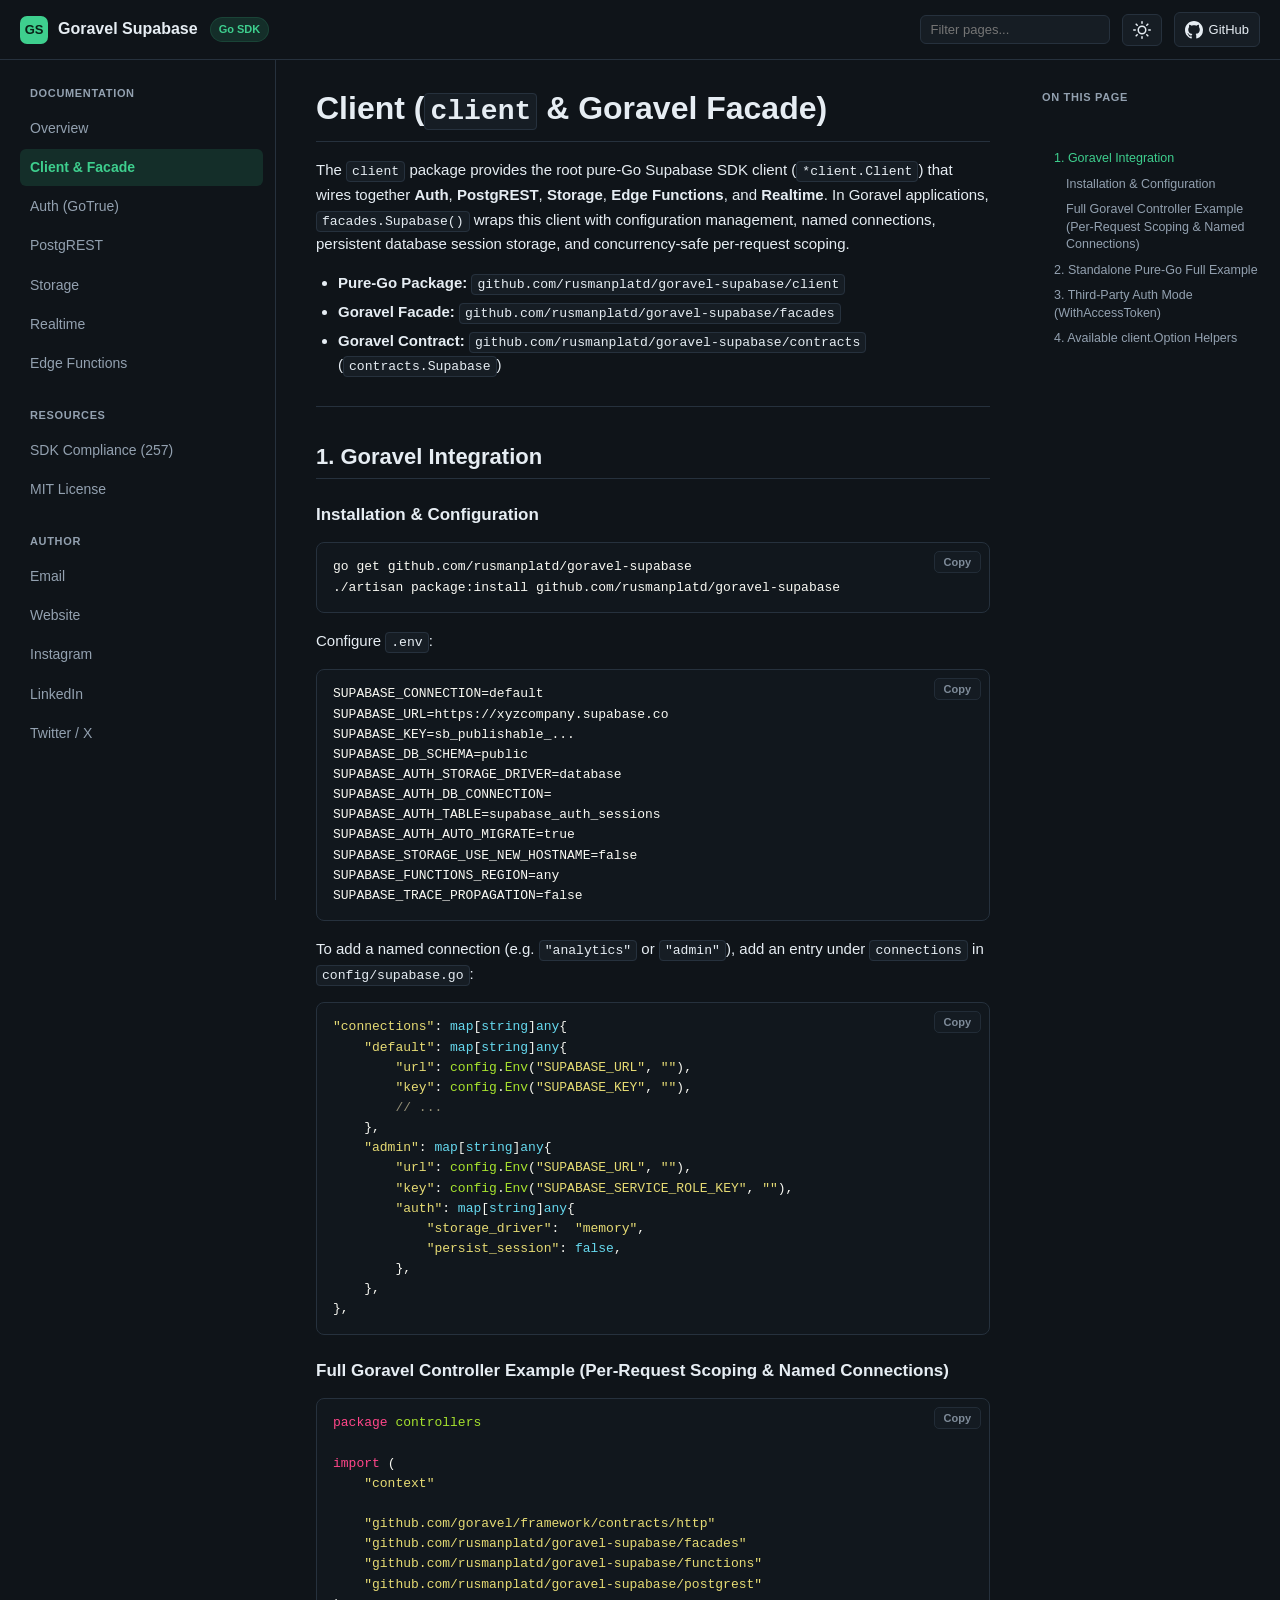
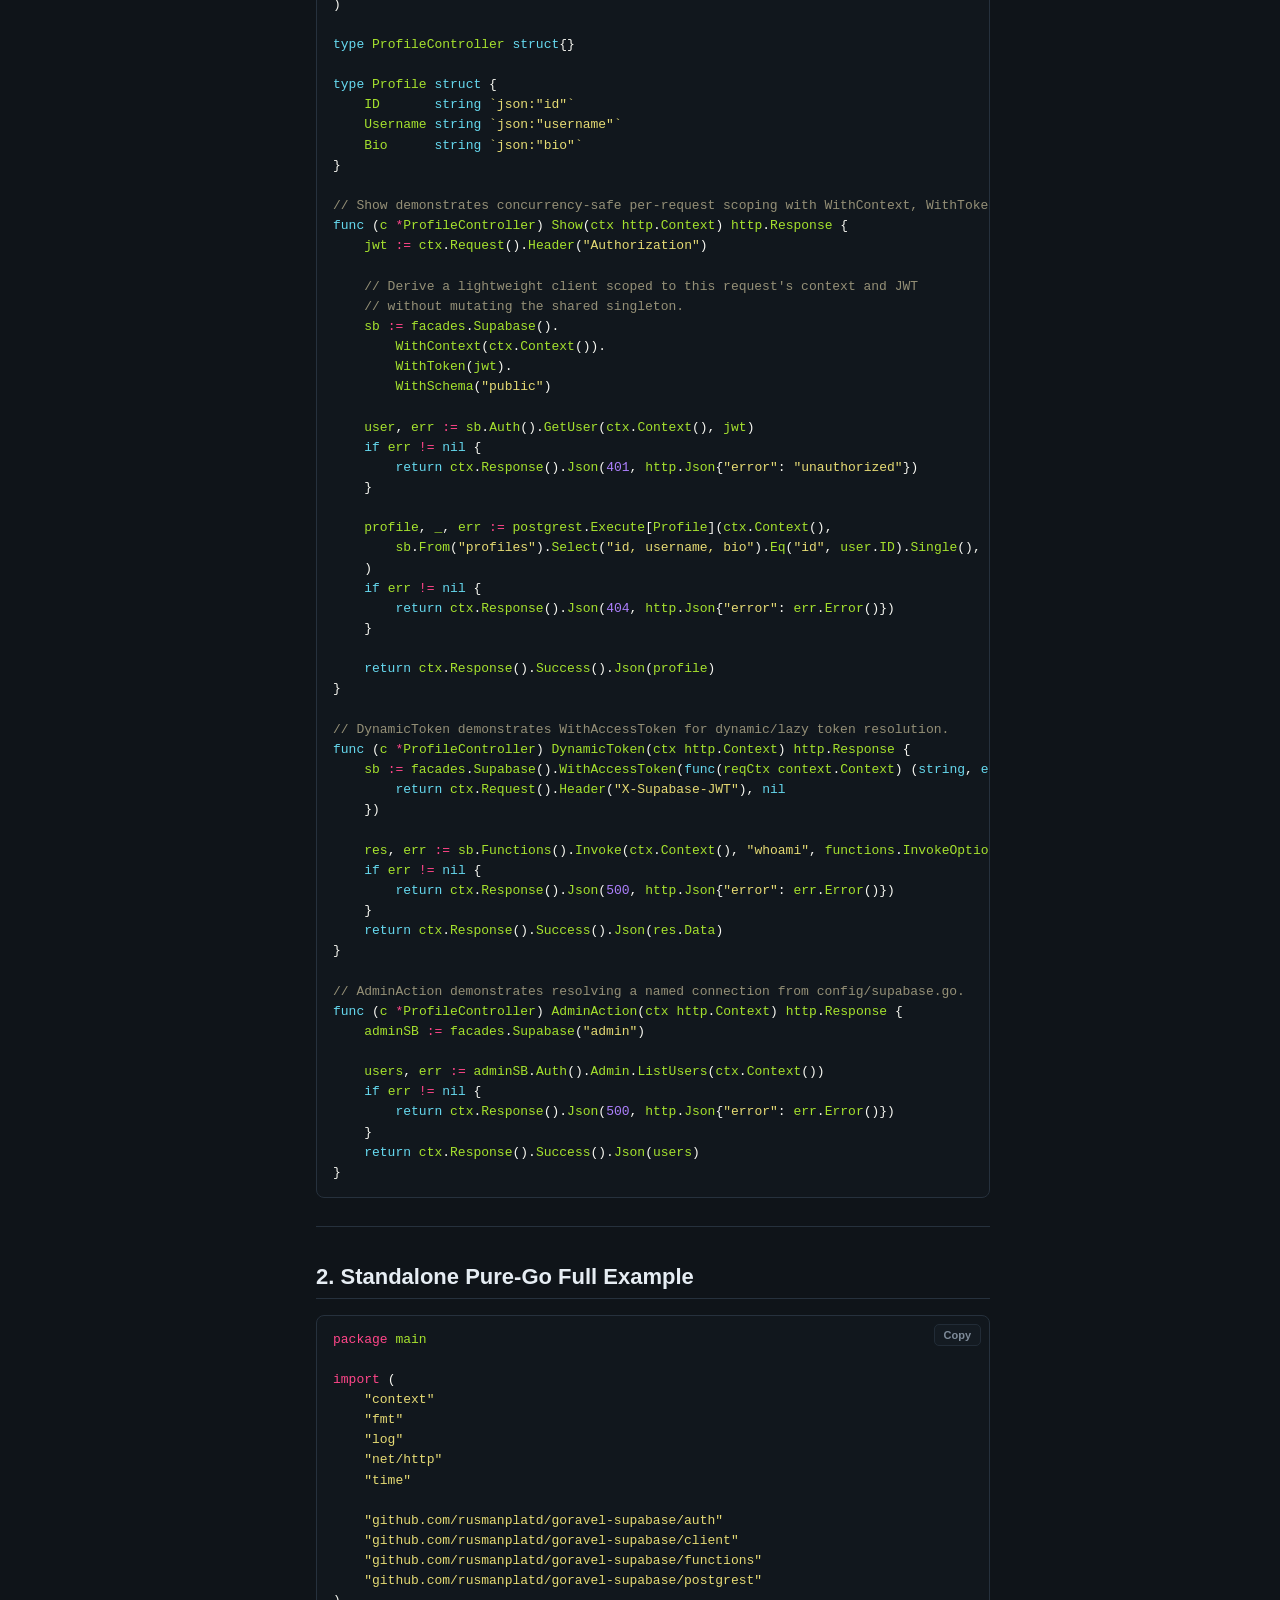
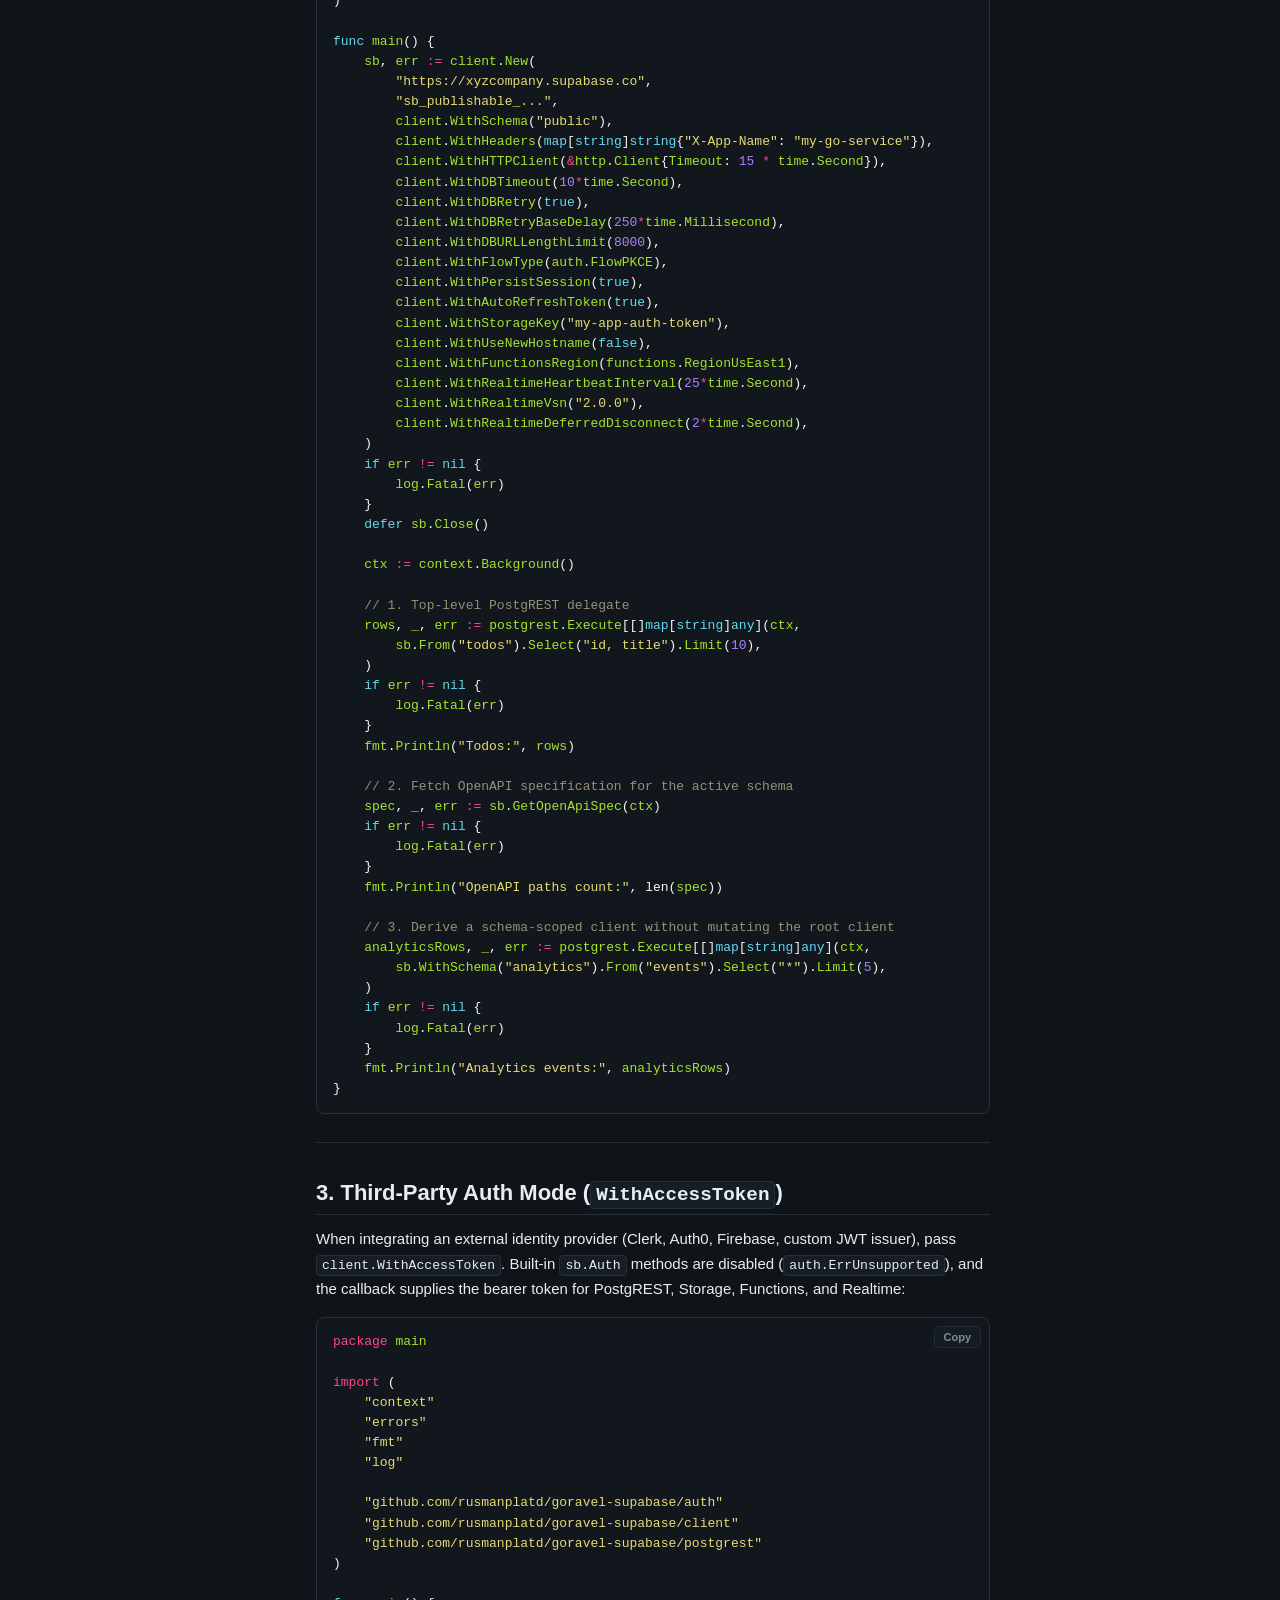
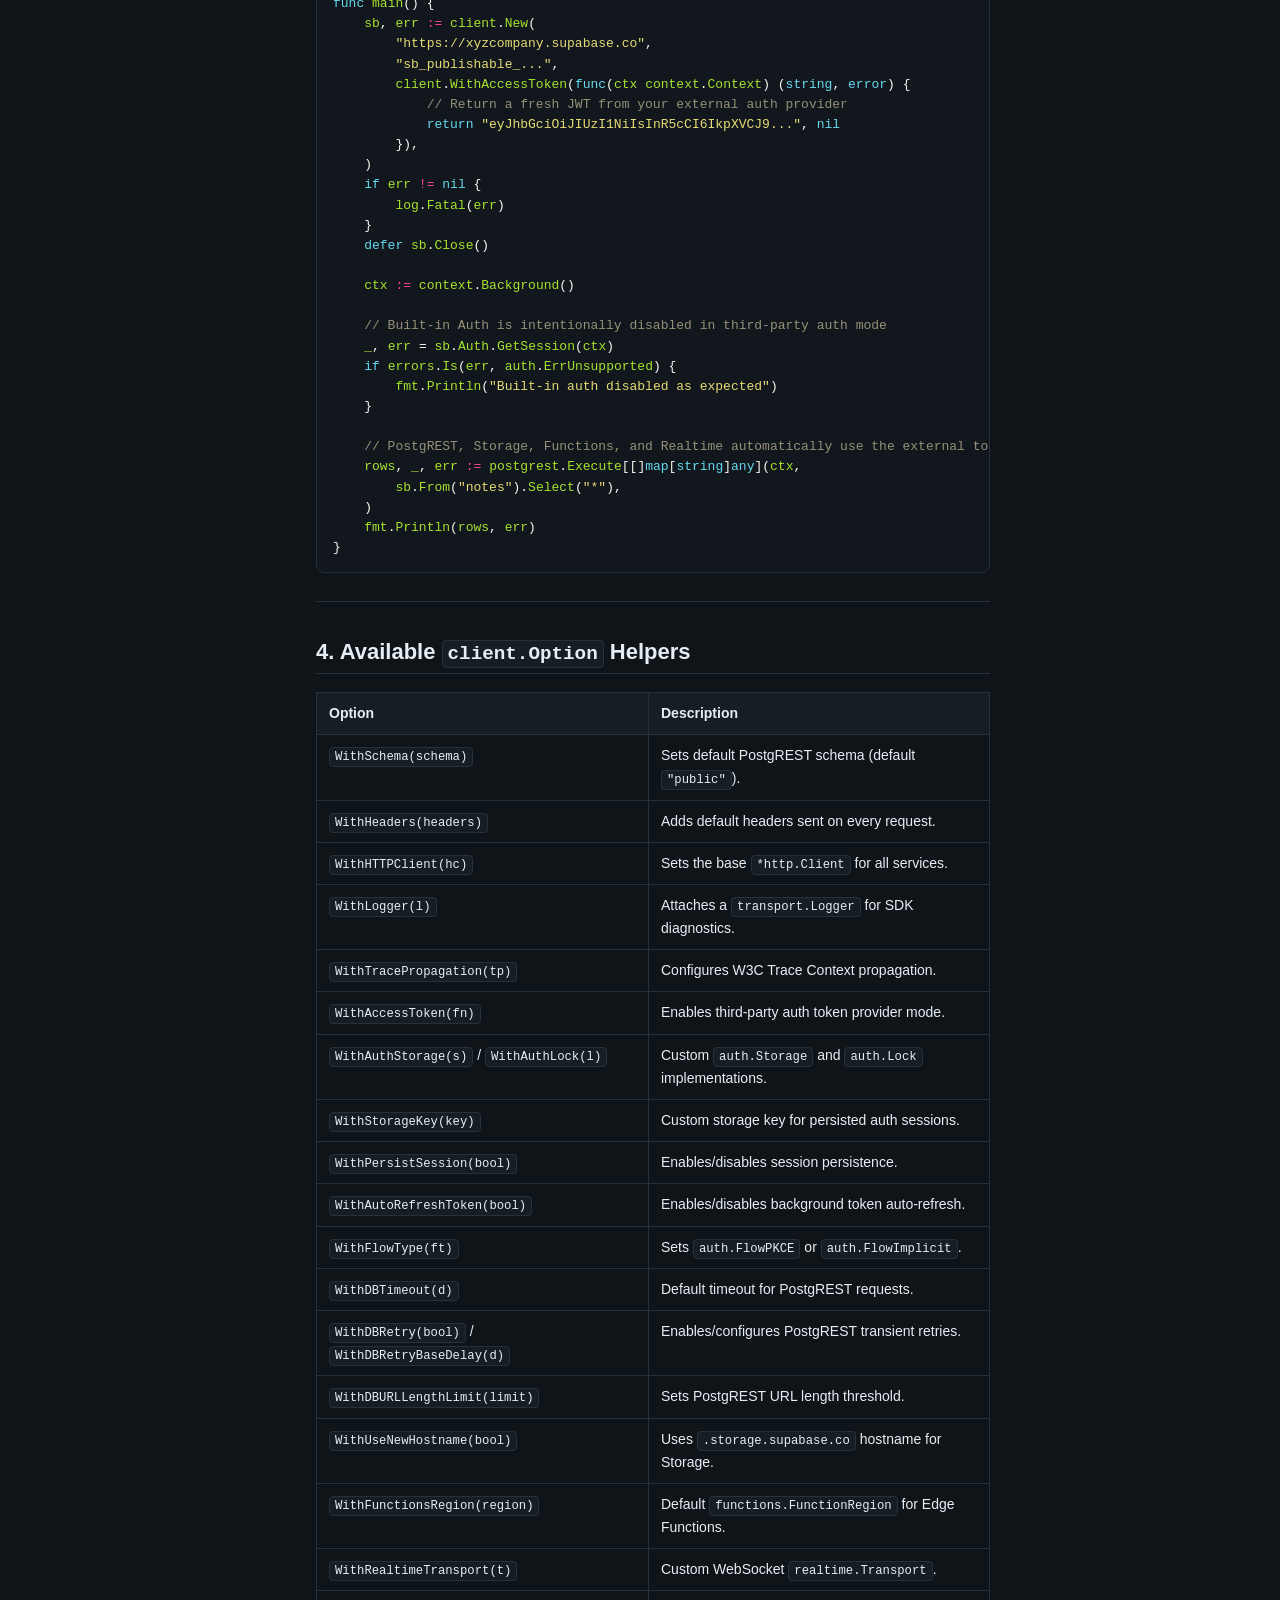
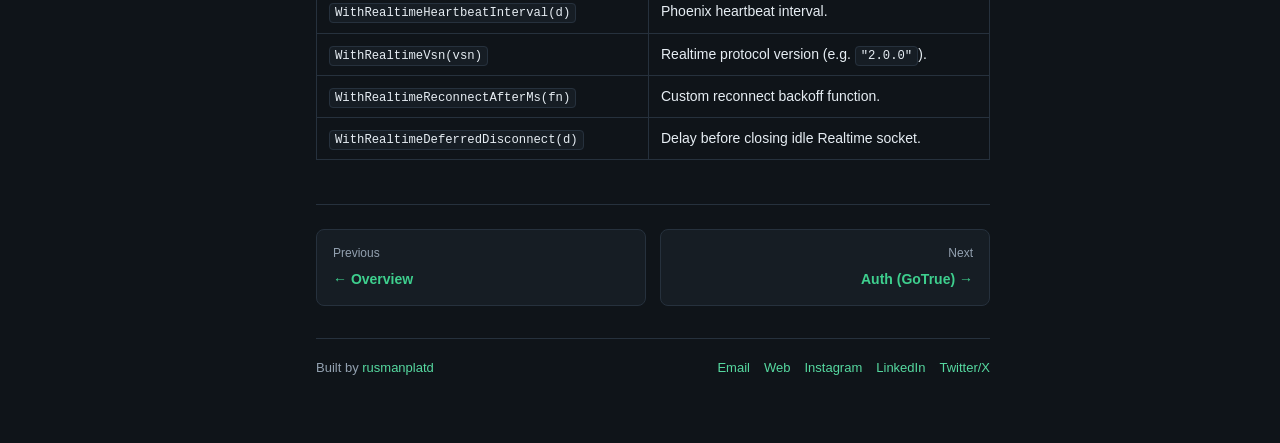
<file: docs/client.html>
<!DOCTYPE html>
<html lang="en" data-theme="dark">
<head>
  <meta charset="utf-8" />
  <meta name="viewport" content="width=device-width, initial-scale=1.0" />
  <title>Client &amp; Goravel Facade — Goravel Supabase Docs</title>
  <meta name="description" content="Root client setup, options, Goravel facades.Supabase(), named connections, and per-request scoping." />
  <link rel="stylesheet" href="assets/style.css" />
  <script>
    (function () {
      try {
        var saved = localStorage.getItem("gsb-theme");
        if (saved === "light" || saved === "dark") {
          document.documentElement.setAttribute("data-theme", saved);
        }
      } catch (e) {}
    })();
  </script>
</head>
<body>
  <header class="topbar">
    <div class="topbar-inner">
      <div class="topbar-left">
        <button class="menu-btn" id="menu-toggle" type="button" aria-label="Toggle navigation">
          <svg width="20" height="20" viewBox="0 0 24 24" fill="none" stroke="currentColor" stroke-width="2" stroke-linecap="round">
            <line x1="3" y1="6" x2="21" y2="6"></line>
            <line x1="3" y1="12" x2="21" y2="12"></line>
            <line x1="3" y1="18" x2="21" y2="18"></line>
          </svg>
        </button>
        <a class="brand" href="index.html">
          <span class="brand-badge">GS</span>
          <span class="brand-text">Goravel Supabase</span>
        </a>
        <span class="version-pill">Go SDK</span>
      </div>
      <div class="topbar-right">
        <div class="search-wrap">
          <input id="nav-search" type="search" placeholder="Filter pages..." aria-label="Filter documentation pages" />
        </div>
        <button class="icon-btn" id="theme-toggle" type="button" aria-label="Toggle color theme" title="Toggle light/dark theme">
          <svg class="icon-sun" width="18" height="18" viewBox="0 0 24 24" fill="none" stroke="currentColor" stroke-width="2" stroke-linecap="round" stroke-linejoin="round">
            <circle cx="12" cy="12" r="5"></circle>
            <line x1="12" y1="1" x2="12" y2="3"></line>
            <line x1="12" y1="21" x2="12" y2="23"></line>
            <line x1="4.22" y1="4.22" x2="5.64" y2="5.64"></line>
            <line x1="18.36" y1="18.36" x2="19.78" y2="19.78"></line>
            <line x1="1" y1="12" x2="3" y2="12"></line>
            <line x1="21" y1="12" x2="23" y2="12"></line>
            <line x1="4.22" y1="19.78" x2="5.64" y2="18.36"></line>
            <line x1="18.36" y1="5.64" x2="19.78" y2="4.22"></line>
          </svg>
          <svg class="icon-moon" width="18" height="18" viewBox="0 0 24 24" fill="none" stroke="currentColor" stroke-width="2" stroke-linecap="round" stroke-linejoin="round">
            <path d="M21 12.79A9 9 0 1 1 11.21 3 7 7 0 0 0 21 12.79z"></path>
          </svg>
        </button>
        <a class="repo-link" href="https://github.com/rusmanplatd/goravel-supabase" target="_blank" rel="noopener noreferrer">
          <svg width="18" height="18" viewBox="0 0 24 24" fill="currentColor" aria-hidden="true">
            <path d="M12 0C5.37 0 0 5.37 0 12c0 5.31 3.435 9.795 8.205 11.385.6.105.825-.255.825-.57 0-.285-.015-1.23-.015-2.235-3.015.555-3.795-.735-4.035-1.41-.135-.345-.72-1.41-1.23-1.695-.42-.225-1.02-.78-.015-.795.945-.015 1.62.87 1.845 1.23 1.08 1.815 2.805 1.305 3.495.99.105-.78.42-1.305.765-1.605-2.67-.3-5.46-1.335-5.46-5.925 0-1.305.465-2.385 1.23-3.225-.12-.3-.54-1.53.12-3.18 0 0 1.005-.315 3.3 1.23.96-.27 1.98-.405 3-.405s2.04.135 3 .405c2.295-1.56 3.3-1.23 3.3-1.23.66 1.65.24 2.88.12 3.18.765.84 1.23 1.905 1.23 3.225 0 4.605-2.805 5.625-5.475 5.925.435.375.81 1.095.81 2.22 0 1.605-.015 2.895-.015 3.3 0 .315.225.69.825.57A12.02 12.02 0 0 0 24 12c0-6.63-5.37-12-12-12z"/>
          </svg>
          <span>GitHub</span>
        </a>
      </div>
    </div>
  </header>

  <div class="layout">
    <aside class="sidebar" id="sidebar">
      <div class="sidebar-section">
        <div class="sidebar-heading">Documentation</div>
        <nav class="sidebar-nav" id="sidebar-nav">
          <a class="nav-link" href="index.html">Overview</a>
          <a class="nav-link active" href="client.html">Client &amp; Facade</a>
          <a class="nav-link" href="auth.html">Auth (GoTrue)</a>
          <a class="nav-link" href="postgrest.html">PostgREST</a>
          <a class="nav-link" href="storage.html">Storage</a>
          <a class="nav-link" href="realtime.html">Realtime</a>
          <a class="nav-link" href="functions.html">Edge Functions</a>
        </nav>
      </div>
      <div class="sidebar-section sidebar-meta">
        <div class="sidebar-heading">Resources</div>
        <nav class="sidebar-nav">
          <a class="nav-link" href="https://github.com/rusmanplatd/goravel-supabase/blob/master/sdk-compliance.yaml" target="_blank" rel="noopener noreferrer">SDK Compliance (257)</a>
          <a class="nav-link" href="https://github.com/rusmanplatd/goravel-supabase/blob/master/LICENSE" target="_blank" rel="noopener noreferrer">MIT License</a>
        </nav>
      </div>
      <div class="sidebar-section sidebar-meta">
        <div class="sidebar-heading">Author</div>
        <nav class="sidebar-nav">
          <a class="nav-link" href="mailto:rusmanplatd@gmail.com">Email</a>
          <a class="nav-link" href="https://rusmanplatd.id" target="_blank" rel="noopener noreferrer">Website</a>
          <a class="nav-link" href="https://instagram.com/rusmanplatd" target="_blank" rel="noopener noreferrer">Instagram</a>
          <a class="nav-link" href="https://linkedin.com/in/rusmanplatd" target="_blank" rel="noopener noreferrer">LinkedIn</a>
          <a class="nav-link" href="https://twitter.com/rusmanplatd" target="_blank" rel="noopener noreferrer">Twitter / X</a>
        </nav>
      </div>
    </aside>

    <div class="sidebar-backdrop" id="sidebar-backdrop"></div>

    <main class="content">
      <article class="prose">
        <h1 id="client-client-goravel-facade">Client (<code>client</code> &amp; Goravel Facade)</h1>
<p>The <code>client</code> package provides the root pure-Go Supabase SDK client (<code>*client.Client</code>) that wires together <strong>Auth</strong>, <strong>PostgREST</strong>, <strong>Storage</strong>, <strong>Edge Functions</strong>, and <strong>Realtime</strong>. In Goravel applications, <code>facades.Supabase()</code> wraps this client with configuration management, named connections, persistent database session storage, and concurrency-safe per-request scoping.</p>
<ul>
<li><strong>Pure-Go Package:</strong> <code>github.com/rusmanplatd/goravel-supabase/client</code></li>
<li><strong>Goravel Facade:</strong> <code>github.com/rusmanplatd/goravel-supabase/facades</code></li>
<li><strong>Goravel Contract:</strong> <code>github.com/rusmanplatd/goravel-supabase/contracts</code> (<code>contracts.Supabase</code>)</li>
</ul>
<hr />
<h2 id="1-goravel-integration">1. Goravel Integration</h2>
<h3 id="installation-configuration">Installation &amp; Configuration</h3>
<div class="codehilite"><pre><span></span><code>go<span class="w"> </span>get<span class="w"> </span>github.com/rusmanplatd/goravel-supabase
./artisan<span class="w"> </span>package:install<span class="w"> </span>github.com/rusmanplatd/goravel-supabase
</code></pre></div>

<p>Configure <code>.env</code>:</p>
<div class="codehilite"><pre><span></span><code>SUPABASE_CONNECTION=default
SUPABASE_URL=https://xyzcompany.supabase.co
SUPABASE_KEY=sb_publishable_...
SUPABASE_DB_SCHEMA=public
SUPABASE_AUTH_STORAGE_DRIVER=database
SUPABASE_AUTH_DB_CONNECTION=
SUPABASE_AUTH_TABLE=supabase_auth_sessions
SUPABASE_AUTH_AUTO_MIGRATE=true
SUPABASE_STORAGE_USE_NEW_HOSTNAME=false
SUPABASE_FUNCTIONS_REGION=any
SUPABASE_TRACE_PROPAGATION=false
</code></pre></div>

<p>To add a named connection (e.g. <code>"analytics"</code> or <code>"admin"</code>), add an entry under <code>connections</code> in <code>config/supabase.go</code>:</p>
<div class="codehilite"><pre><span></span><code><span class="s">&quot;connections&quot;</span><span class="p">:</span><span class="w"> </span><span class="kd">map</span><span class="p">[</span><span class="kt">string</span><span class="p">]</span><span class="kt">any</span><span class="p">{</span>
<span class="w">    </span><span class="s">&quot;default&quot;</span><span class="p">:</span><span class="w"> </span><span class="kd">map</span><span class="p">[</span><span class="kt">string</span><span class="p">]</span><span class="kt">any</span><span class="p">{</span>
<span class="w">        </span><span class="s">&quot;url&quot;</span><span class="p">:</span><span class="w"> </span><span class="nx">config</span><span class="p">.</span><span class="nx">Env</span><span class="p">(</span><span class="s">&quot;SUPABASE_URL&quot;</span><span class="p">,</span><span class="w"> </span><span class="s">&quot;&quot;</span><span class="p">),</span>
<span class="w">        </span><span class="s">&quot;key&quot;</span><span class="p">:</span><span class="w"> </span><span class="nx">config</span><span class="p">.</span><span class="nx">Env</span><span class="p">(</span><span class="s">&quot;SUPABASE_KEY&quot;</span><span class="p">,</span><span class="w"> </span><span class="s">&quot;&quot;</span><span class="p">),</span>
<span class="w">        </span><span class="c1">// ...</span>
<span class="w">    </span><span class="p">},</span>
<span class="w">    </span><span class="s">&quot;admin&quot;</span><span class="p">:</span><span class="w"> </span><span class="kd">map</span><span class="p">[</span><span class="kt">string</span><span class="p">]</span><span class="kt">any</span><span class="p">{</span>
<span class="w">        </span><span class="s">&quot;url&quot;</span><span class="p">:</span><span class="w"> </span><span class="nx">config</span><span class="p">.</span><span class="nx">Env</span><span class="p">(</span><span class="s">&quot;SUPABASE_URL&quot;</span><span class="p">,</span><span class="w"> </span><span class="s">&quot;&quot;</span><span class="p">),</span>
<span class="w">        </span><span class="s">&quot;key&quot;</span><span class="p">:</span><span class="w"> </span><span class="nx">config</span><span class="p">.</span><span class="nx">Env</span><span class="p">(</span><span class="s">&quot;SUPABASE_SERVICE_ROLE_KEY&quot;</span><span class="p">,</span><span class="w"> </span><span class="s">&quot;&quot;</span><span class="p">),</span>
<span class="w">        </span><span class="s">&quot;auth&quot;</span><span class="p">:</span><span class="w"> </span><span class="kd">map</span><span class="p">[</span><span class="kt">string</span><span class="p">]</span><span class="kt">any</span><span class="p">{</span>
<span class="w">            </span><span class="s">&quot;storage_driver&quot;</span><span class="p">:</span><span class="w">  </span><span class="s">&quot;memory&quot;</span><span class="p">,</span>
<span class="w">            </span><span class="s">&quot;persist_session&quot;</span><span class="p">:</span><span class="w"> </span><span class="kc">false</span><span class="p">,</span>
<span class="w">        </span><span class="p">},</span>
<span class="w">    </span><span class="p">},</span>
<span class="p">},</span>
</code></pre></div>

<h3 id="full-goravel-controller-example-per-request-scoping-named-connections">Full Goravel Controller Example (Per-Request Scoping &amp; Named Connections)</h3>
<div class="codehilite"><pre><span></span><code><span class="kn">package</span><span class="w"> </span><span class="nx">controllers</span>

<span class="kn">import</span><span class="w"> </span><span class="p">(</span>
<span class="w">    </span><span class="s">&quot;context&quot;</span>

<span class="w">    </span><span class="s">&quot;github.com/goravel/framework/contracts/http&quot;</span>
<span class="w">    </span><span class="s">&quot;github.com/rusmanplatd/goravel-supabase/facades&quot;</span>
<span class="w">    </span><span class="s">&quot;github.com/rusmanplatd/goravel-supabase/functions&quot;</span>
<span class="w">    </span><span class="s">&quot;github.com/rusmanplatd/goravel-supabase/postgrest&quot;</span>
<span class="p">)</span>

<span class="kd">type</span><span class="w"> </span><span class="nx">ProfileController</span><span class="w"> </span><span class="kd">struct</span><span class="p">{}</span>

<span class="kd">type</span><span class="w"> </span><span class="nx">Profile</span><span class="w"> </span><span class="kd">struct</span><span class="w"> </span><span class="p">{</span>
<span class="w">    </span><span class="nx">ID</span><span class="w">       </span><span class="kt">string</span><span class="w"> </span><span class="s">`json:&quot;id&quot;`</span>
<span class="w">    </span><span class="nx">Username</span><span class="w"> </span><span class="kt">string</span><span class="w"> </span><span class="s">`json:&quot;username&quot;`</span>
<span class="w">    </span><span class="nx">Bio</span><span class="w">      </span><span class="kt">string</span><span class="w"> </span><span class="s">`json:&quot;bio&quot;`</span>
<span class="p">}</span>

<span class="c1">// Show demonstrates concurrency-safe per-request scoping with WithContext, WithToken, and WithSchema.</span>
<span class="kd">func</span><span class="w"> </span><span class="p">(</span><span class="nx">c</span><span class="w"> </span><span class="o">*</span><span class="nx">ProfileController</span><span class="p">)</span><span class="w"> </span><span class="nx">Show</span><span class="p">(</span><span class="nx">ctx</span><span class="w"> </span><span class="nx">http</span><span class="p">.</span><span class="nx">Context</span><span class="p">)</span><span class="w"> </span><span class="nx">http</span><span class="p">.</span><span class="nx">Response</span><span class="w"> </span><span class="p">{</span>
<span class="w">    </span><span class="nx">jwt</span><span class="w"> </span><span class="o">:=</span><span class="w"> </span><span class="nx">ctx</span><span class="p">.</span><span class="nx">Request</span><span class="p">().</span><span class="nx">Header</span><span class="p">(</span><span class="s">&quot;Authorization&quot;</span><span class="p">)</span>

<span class="w">    </span><span class="c1">// Derive a lightweight client scoped to this request&#39;s context and JWT</span>
<span class="w">    </span><span class="c1">// without mutating the shared singleton.</span>
<span class="w">    </span><span class="nx">sb</span><span class="w"> </span><span class="o">:=</span><span class="w"> </span><span class="nx">facades</span><span class="p">.</span><span class="nx">Supabase</span><span class="p">().</span>
<span class="w">        </span><span class="nx">WithContext</span><span class="p">(</span><span class="nx">ctx</span><span class="p">.</span><span class="nx">Context</span><span class="p">()).</span>
<span class="w">        </span><span class="nx">WithToken</span><span class="p">(</span><span class="nx">jwt</span><span class="p">).</span>
<span class="w">        </span><span class="nx">WithSchema</span><span class="p">(</span><span class="s">&quot;public&quot;</span><span class="p">)</span>

<span class="w">    </span><span class="nx">user</span><span class="p">,</span><span class="w"> </span><span class="nx">err</span><span class="w"> </span><span class="o">:=</span><span class="w"> </span><span class="nx">sb</span><span class="p">.</span><span class="nx">Auth</span><span class="p">().</span><span class="nx">GetUser</span><span class="p">(</span><span class="nx">ctx</span><span class="p">.</span><span class="nx">Context</span><span class="p">(),</span><span class="w"> </span><span class="nx">jwt</span><span class="p">)</span>
<span class="w">    </span><span class="k">if</span><span class="w"> </span><span class="nx">err</span><span class="w"> </span><span class="o">!=</span><span class="w"> </span><span class="kc">nil</span><span class="w"> </span><span class="p">{</span>
<span class="w">        </span><span class="k">return</span><span class="w"> </span><span class="nx">ctx</span><span class="p">.</span><span class="nx">Response</span><span class="p">().</span><span class="nx">Json</span><span class="p">(</span><span class="mi">401</span><span class="p">,</span><span class="w"> </span><span class="nx">http</span><span class="p">.</span><span class="nx">Json</span><span class="p">{</span><span class="s">&quot;error&quot;</span><span class="p">:</span><span class="w"> </span><span class="s">&quot;unauthorized&quot;</span><span class="p">})</span>
<span class="w">    </span><span class="p">}</span>

<span class="w">    </span><span class="nx">profile</span><span class="p">,</span><span class="w"> </span><span class="nx">_</span><span class="p">,</span><span class="w"> </span><span class="nx">err</span><span class="w"> </span><span class="o">:=</span><span class="w"> </span><span class="nx">postgrest</span><span class="p">.</span><span class="nx">Execute</span><span class="p">[</span><span class="nx">Profile</span><span class="p">](</span><span class="nx">ctx</span><span class="p">.</span><span class="nx">Context</span><span class="p">(),</span>
<span class="w">        </span><span class="nx">sb</span><span class="p">.</span><span class="nx">From</span><span class="p">(</span><span class="s">&quot;profiles&quot;</span><span class="p">).</span><span class="nx">Select</span><span class="p">(</span><span class="s">&quot;id, username, bio&quot;</span><span class="p">).</span><span class="nx">Eq</span><span class="p">(</span><span class="s">&quot;id&quot;</span><span class="p">,</span><span class="w"> </span><span class="nx">user</span><span class="p">.</span><span class="nx">ID</span><span class="p">).</span><span class="nx">Single</span><span class="p">(),</span>
<span class="w">    </span><span class="p">)</span>
<span class="w">    </span><span class="k">if</span><span class="w"> </span><span class="nx">err</span><span class="w"> </span><span class="o">!=</span><span class="w"> </span><span class="kc">nil</span><span class="w"> </span><span class="p">{</span>
<span class="w">        </span><span class="k">return</span><span class="w"> </span><span class="nx">ctx</span><span class="p">.</span><span class="nx">Response</span><span class="p">().</span><span class="nx">Json</span><span class="p">(</span><span class="mi">404</span><span class="p">,</span><span class="w"> </span><span class="nx">http</span><span class="p">.</span><span class="nx">Json</span><span class="p">{</span><span class="s">&quot;error&quot;</span><span class="p">:</span><span class="w"> </span><span class="nx">err</span><span class="p">.</span><span class="nx">Error</span><span class="p">()})</span>
<span class="w">    </span><span class="p">}</span>

<span class="w">    </span><span class="k">return</span><span class="w"> </span><span class="nx">ctx</span><span class="p">.</span><span class="nx">Response</span><span class="p">().</span><span class="nx">Success</span><span class="p">().</span><span class="nx">Json</span><span class="p">(</span><span class="nx">profile</span><span class="p">)</span>
<span class="p">}</span>

<span class="c1">// DynamicToken demonstrates WithAccessToken for dynamic/lazy token resolution.</span>
<span class="kd">func</span><span class="w"> </span><span class="p">(</span><span class="nx">c</span><span class="w"> </span><span class="o">*</span><span class="nx">ProfileController</span><span class="p">)</span><span class="w"> </span><span class="nx">DynamicToken</span><span class="p">(</span><span class="nx">ctx</span><span class="w"> </span><span class="nx">http</span><span class="p">.</span><span class="nx">Context</span><span class="p">)</span><span class="w"> </span><span class="nx">http</span><span class="p">.</span><span class="nx">Response</span><span class="w"> </span><span class="p">{</span>
<span class="w">    </span><span class="nx">sb</span><span class="w"> </span><span class="o">:=</span><span class="w"> </span><span class="nx">facades</span><span class="p">.</span><span class="nx">Supabase</span><span class="p">().</span><span class="nx">WithAccessToken</span><span class="p">(</span><span class="kd">func</span><span class="p">(</span><span class="nx">reqCtx</span><span class="w"> </span><span class="nx">context</span><span class="p">.</span><span class="nx">Context</span><span class="p">)</span><span class="w"> </span><span class="p">(</span><span class="kt">string</span><span class="p">,</span><span class="w"> </span><span class="kt">error</span><span class="p">)</span><span class="w"> </span><span class="p">{</span>
<span class="w">        </span><span class="k">return</span><span class="w"> </span><span class="nx">ctx</span><span class="p">.</span><span class="nx">Request</span><span class="p">().</span><span class="nx">Header</span><span class="p">(</span><span class="s">&quot;X-Supabase-JWT&quot;</span><span class="p">),</span><span class="w"> </span><span class="kc">nil</span>
<span class="w">    </span><span class="p">})</span>

<span class="w">    </span><span class="nx">res</span><span class="p">,</span><span class="w"> </span><span class="nx">err</span><span class="w"> </span><span class="o">:=</span><span class="w"> </span><span class="nx">sb</span><span class="p">.</span><span class="nx">Functions</span><span class="p">().</span><span class="nx">Invoke</span><span class="p">(</span><span class="nx">ctx</span><span class="p">.</span><span class="nx">Context</span><span class="p">(),</span><span class="w"> </span><span class="s">&quot;whoami&quot;</span><span class="p">,</span><span class="w"> </span><span class="nx">functions</span><span class="p">.</span><span class="nx">InvokeOptions</span><span class="p">{})</span>
<span class="w">    </span><span class="k">if</span><span class="w"> </span><span class="nx">err</span><span class="w"> </span><span class="o">!=</span><span class="w"> </span><span class="kc">nil</span><span class="w"> </span><span class="p">{</span>
<span class="w">        </span><span class="k">return</span><span class="w"> </span><span class="nx">ctx</span><span class="p">.</span><span class="nx">Response</span><span class="p">().</span><span class="nx">Json</span><span class="p">(</span><span class="mi">500</span><span class="p">,</span><span class="w"> </span><span class="nx">http</span><span class="p">.</span><span class="nx">Json</span><span class="p">{</span><span class="s">&quot;error&quot;</span><span class="p">:</span><span class="w"> </span><span class="nx">err</span><span class="p">.</span><span class="nx">Error</span><span class="p">()})</span>
<span class="w">    </span><span class="p">}</span>
<span class="w">    </span><span class="k">return</span><span class="w"> </span><span class="nx">ctx</span><span class="p">.</span><span class="nx">Response</span><span class="p">().</span><span class="nx">Success</span><span class="p">().</span><span class="nx">Json</span><span class="p">(</span><span class="nx">res</span><span class="p">.</span><span class="nx">Data</span><span class="p">)</span>
<span class="p">}</span>

<span class="c1">// AdminAction demonstrates resolving a named connection from config/supabase.go.</span>
<span class="kd">func</span><span class="w"> </span><span class="p">(</span><span class="nx">c</span><span class="w"> </span><span class="o">*</span><span class="nx">ProfileController</span><span class="p">)</span><span class="w"> </span><span class="nx">AdminAction</span><span class="p">(</span><span class="nx">ctx</span><span class="w"> </span><span class="nx">http</span><span class="p">.</span><span class="nx">Context</span><span class="p">)</span><span class="w"> </span><span class="nx">http</span><span class="p">.</span><span class="nx">Response</span><span class="w"> </span><span class="p">{</span>
<span class="w">    </span><span class="nx">adminSB</span><span class="w"> </span><span class="o">:=</span><span class="w"> </span><span class="nx">facades</span><span class="p">.</span><span class="nx">Supabase</span><span class="p">(</span><span class="s">&quot;admin&quot;</span><span class="p">)</span>

<span class="w">    </span><span class="nx">users</span><span class="p">,</span><span class="w"> </span><span class="nx">err</span><span class="w"> </span><span class="o">:=</span><span class="w"> </span><span class="nx">adminSB</span><span class="p">.</span><span class="nx">Auth</span><span class="p">().</span><span class="nx">Admin</span><span class="p">.</span><span class="nx">ListUsers</span><span class="p">(</span><span class="nx">ctx</span><span class="p">.</span><span class="nx">Context</span><span class="p">())</span>
<span class="w">    </span><span class="k">if</span><span class="w"> </span><span class="nx">err</span><span class="w"> </span><span class="o">!=</span><span class="w"> </span><span class="kc">nil</span><span class="w"> </span><span class="p">{</span>
<span class="w">        </span><span class="k">return</span><span class="w"> </span><span class="nx">ctx</span><span class="p">.</span><span class="nx">Response</span><span class="p">().</span><span class="nx">Json</span><span class="p">(</span><span class="mi">500</span><span class="p">,</span><span class="w"> </span><span class="nx">http</span><span class="p">.</span><span class="nx">Json</span><span class="p">{</span><span class="s">&quot;error&quot;</span><span class="p">:</span><span class="w"> </span><span class="nx">err</span><span class="p">.</span><span class="nx">Error</span><span class="p">()})</span>
<span class="w">    </span><span class="p">}</span>
<span class="w">    </span><span class="k">return</span><span class="w"> </span><span class="nx">ctx</span><span class="p">.</span><span class="nx">Response</span><span class="p">().</span><span class="nx">Success</span><span class="p">().</span><span class="nx">Json</span><span class="p">(</span><span class="nx">users</span><span class="p">)</span>
<span class="p">}</span>
</code></pre></div>

<hr />
<h2 id="2-standalone-pure-go-full-example">2. Standalone Pure-Go Full Example</h2>
<div class="codehilite"><pre><span></span><code><span class="kn">package</span><span class="w"> </span><span class="nx">main</span>

<span class="kn">import</span><span class="w"> </span><span class="p">(</span>
<span class="w">    </span><span class="s">&quot;context&quot;</span>
<span class="w">    </span><span class="s">&quot;fmt&quot;</span>
<span class="w">    </span><span class="s">&quot;log&quot;</span>
<span class="w">    </span><span class="s">&quot;net/http&quot;</span>
<span class="w">    </span><span class="s">&quot;time&quot;</span>

<span class="w">    </span><span class="s">&quot;github.com/rusmanplatd/goravel-supabase/auth&quot;</span>
<span class="w">    </span><span class="s">&quot;github.com/rusmanplatd/goravel-supabase/client&quot;</span>
<span class="w">    </span><span class="s">&quot;github.com/rusmanplatd/goravel-supabase/functions&quot;</span>
<span class="w">    </span><span class="s">&quot;github.com/rusmanplatd/goravel-supabase/postgrest&quot;</span>
<span class="p">)</span>

<span class="kd">func</span><span class="w"> </span><span class="nx">main</span><span class="p">()</span><span class="w"> </span><span class="p">{</span>
<span class="w">    </span><span class="nx">sb</span><span class="p">,</span><span class="w"> </span><span class="nx">err</span><span class="w"> </span><span class="o">:=</span><span class="w"> </span><span class="nx">client</span><span class="p">.</span><span class="nx">New</span><span class="p">(</span>
<span class="w">        </span><span class="s">&quot;https://xyzcompany.supabase.co&quot;</span><span class="p">,</span>
<span class="w">        </span><span class="s">&quot;sb_publishable_...&quot;</span><span class="p">,</span>
<span class="w">        </span><span class="nx">client</span><span class="p">.</span><span class="nx">WithSchema</span><span class="p">(</span><span class="s">&quot;public&quot;</span><span class="p">),</span>
<span class="w">        </span><span class="nx">client</span><span class="p">.</span><span class="nx">WithHeaders</span><span class="p">(</span><span class="kd">map</span><span class="p">[</span><span class="kt">string</span><span class="p">]</span><span class="kt">string</span><span class="p">{</span><span class="s">&quot;X-App-Name&quot;</span><span class="p">:</span><span class="w"> </span><span class="s">&quot;my-go-service&quot;</span><span class="p">}),</span>
<span class="w">        </span><span class="nx">client</span><span class="p">.</span><span class="nx">WithHTTPClient</span><span class="p">(</span><span class="o">&amp;</span><span class="nx">http</span><span class="p">.</span><span class="nx">Client</span><span class="p">{</span><span class="nx">Timeout</span><span class="p">:</span><span class="w"> </span><span class="mi">15</span><span class="w"> </span><span class="o">*</span><span class="w"> </span><span class="nx">time</span><span class="p">.</span><span class="nx">Second</span><span class="p">}),</span>
<span class="w">        </span><span class="nx">client</span><span class="p">.</span><span class="nx">WithDBTimeout</span><span class="p">(</span><span class="mi">10</span><span class="o">*</span><span class="nx">time</span><span class="p">.</span><span class="nx">Second</span><span class="p">),</span>
<span class="w">        </span><span class="nx">client</span><span class="p">.</span><span class="nx">WithDBRetry</span><span class="p">(</span><span class="kc">true</span><span class="p">),</span>
<span class="w">        </span><span class="nx">client</span><span class="p">.</span><span class="nx">WithDBRetryBaseDelay</span><span class="p">(</span><span class="mi">250</span><span class="o">*</span><span class="nx">time</span><span class="p">.</span><span class="nx">Millisecond</span><span class="p">),</span>
<span class="w">        </span><span class="nx">client</span><span class="p">.</span><span class="nx">WithDBURLLengthLimit</span><span class="p">(</span><span class="mi">8000</span><span class="p">),</span>
<span class="w">        </span><span class="nx">client</span><span class="p">.</span><span class="nx">WithFlowType</span><span class="p">(</span><span class="nx">auth</span><span class="p">.</span><span class="nx">FlowPKCE</span><span class="p">),</span>
<span class="w">        </span><span class="nx">client</span><span class="p">.</span><span class="nx">WithPersistSession</span><span class="p">(</span><span class="kc">true</span><span class="p">),</span>
<span class="w">        </span><span class="nx">client</span><span class="p">.</span><span class="nx">WithAutoRefreshToken</span><span class="p">(</span><span class="kc">true</span><span class="p">),</span>
<span class="w">        </span><span class="nx">client</span><span class="p">.</span><span class="nx">WithStorageKey</span><span class="p">(</span><span class="s">&quot;my-app-auth-token&quot;</span><span class="p">),</span>
<span class="w">        </span><span class="nx">client</span><span class="p">.</span><span class="nx">WithUseNewHostname</span><span class="p">(</span><span class="kc">false</span><span class="p">),</span>
<span class="w">        </span><span class="nx">client</span><span class="p">.</span><span class="nx">WithFunctionsRegion</span><span class="p">(</span><span class="nx">functions</span><span class="p">.</span><span class="nx">RegionUsEast1</span><span class="p">),</span>
<span class="w">        </span><span class="nx">client</span><span class="p">.</span><span class="nx">WithRealtimeHeartbeatInterval</span><span class="p">(</span><span class="mi">25</span><span class="o">*</span><span class="nx">time</span><span class="p">.</span><span class="nx">Second</span><span class="p">),</span>
<span class="w">        </span><span class="nx">client</span><span class="p">.</span><span class="nx">WithRealtimeVsn</span><span class="p">(</span><span class="s">&quot;2.0.0&quot;</span><span class="p">),</span>
<span class="w">        </span><span class="nx">client</span><span class="p">.</span><span class="nx">WithRealtimeDeferredDisconnect</span><span class="p">(</span><span class="mi">2</span><span class="o">*</span><span class="nx">time</span><span class="p">.</span><span class="nx">Second</span><span class="p">),</span>
<span class="w">    </span><span class="p">)</span>
<span class="w">    </span><span class="k">if</span><span class="w"> </span><span class="nx">err</span><span class="w"> </span><span class="o">!=</span><span class="w"> </span><span class="kc">nil</span><span class="w"> </span><span class="p">{</span>
<span class="w">        </span><span class="nx">log</span><span class="p">.</span><span class="nx">Fatal</span><span class="p">(</span><span class="nx">err</span><span class="p">)</span>
<span class="w">    </span><span class="p">}</span>
<span class="w">    </span><span class="k">defer</span><span class="w"> </span><span class="nx">sb</span><span class="p">.</span><span class="nx">Close</span><span class="p">()</span>

<span class="w">    </span><span class="nx">ctx</span><span class="w"> </span><span class="o">:=</span><span class="w"> </span><span class="nx">context</span><span class="p">.</span><span class="nx">Background</span><span class="p">()</span>

<span class="w">    </span><span class="c1">// 1. Top-level PostgREST delegate</span>
<span class="w">    </span><span class="nx">rows</span><span class="p">,</span><span class="w"> </span><span class="nx">_</span><span class="p">,</span><span class="w"> </span><span class="nx">err</span><span class="w"> </span><span class="o">:=</span><span class="w"> </span><span class="nx">postgrest</span><span class="p">.</span><span class="nx">Execute</span><span class="p">[[]</span><span class="kd">map</span><span class="p">[</span><span class="kt">string</span><span class="p">]</span><span class="kt">any</span><span class="p">](</span><span class="nx">ctx</span><span class="p">,</span>
<span class="w">        </span><span class="nx">sb</span><span class="p">.</span><span class="nx">From</span><span class="p">(</span><span class="s">&quot;todos&quot;</span><span class="p">).</span><span class="nx">Select</span><span class="p">(</span><span class="s">&quot;id, title&quot;</span><span class="p">).</span><span class="nx">Limit</span><span class="p">(</span><span class="mi">10</span><span class="p">),</span>
<span class="w">    </span><span class="p">)</span>
<span class="w">    </span><span class="k">if</span><span class="w"> </span><span class="nx">err</span><span class="w"> </span><span class="o">!=</span><span class="w"> </span><span class="kc">nil</span><span class="w"> </span><span class="p">{</span>
<span class="w">        </span><span class="nx">log</span><span class="p">.</span><span class="nx">Fatal</span><span class="p">(</span><span class="nx">err</span><span class="p">)</span>
<span class="w">    </span><span class="p">}</span>
<span class="w">    </span><span class="nx">fmt</span><span class="p">.</span><span class="nx">Println</span><span class="p">(</span><span class="s">&quot;Todos:&quot;</span><span class="p">,</span><span class="w"> </span><span class="nx">rows</span><span class="p">)</span>

<span class="w">    </span><span class="c1">// 2. Fetch OpenAPI specification for the active schema</span>
<span class="w">    </span><span class="nx">spec</span><span class="p">,</span><span class="w"> </span><span class="nx">_</span><span class="p">,</span><span class="w"> </span><span class="nx">err</span><span class="w"> </span><span class="o">:=</span><span class="w"> </span><span class="nx">sb</span><span class="p">.</span><span class="nx">GetOpenApiSpec</span><span class="p">(</span><span class="nx">ctx</span><span class="p">)</span>
<span class="w">    </span><span class="k">if</span><span class="w"> </span><span class="nx">err</span><span class="w"> </span><span class="o">!=</span><span class="w"> </span><span class="kc">nil</span><span class="w"> </span><span class="p">{</span>
<span class="w">        </span><span class="nx">log</span><span class="p">.</span><span class="nx">Fatal</span><span class="p">(</span><span class="nx">err</span><span class="p">)</span>
<span class="w">    </span><span class="p">}</span>
<span class="w">    </span><span class="nx">fmt</span><span class="p">.</span><span class="nx">Println</span><span class="p">(</span><span class="s">&quot;OpenAPI paths count:&quot;</span><span class="p">,</span><span class="w"> </span><span class="nb">len</span><span class="p">(</span><span class="nx">spec</span><span class="p">))</span>

<span class="w">    </span><span class="c1">// 3. Derive a schema-scoped client without mutating the root client</span>
<span class="w">    </span><span class="nx">analyticsRows</span><span class="p">,</span><span class="w"> </span><span class="nx">_</span><span class="p">,</span><span class="w"> </span><span class="nx">err</span><span class="w"> </span><span class="o">:=</span><span class="w"> </span><span class="nx">postgrest</span><span class="p">.</span><span class="nx">Execute</span><span class="p">[[]</span><span class="kd">map</span><span class="p">[</span><span class="kt">string</span><span class="p">]</span><span class="kt">any</span><span class="p">](</span><span class="nx">ctx</span><span class="p">,</span>
<span class="w">        </span><span class="nx">sb</span><span class="p">.</span><span class="nx">WithSchema</span><span class="p">(</span><span class="s">&quot;analytics&quot;</span><span class="p">).</span><span class="nx">From</span><span class="p">(</span><span class="s">&quot;events&quot;</span><span class="p">).</span><span class="nx">Select</span><span class="p">(</span><span class="s">&quot;*&quot;</span><span class="p">).</span><span class="nx">Limit</span><span class="p">(</span><span class="mi">5</span><span class="p">),</span>
<span class="w">    </span><span class="p">)</span>
<span class="w">    </span><span class="k">if</span><span class="w"> </span><span class="nx">err</span><span class="w"> </span><span class="o">!=</span><span class="w"> </span><span class="kc">nil</span><span class="w"> </span><span class="p">{</span>
<span class="w">        </span><span class="nx">log</span><span class="p">.</span><span class="nx">Fatal</span><span class="p">(</span><span class="nx">err</span><span class="p">)</span>
<span class="w">    </span><span class="p">}</span>
<span class="w">    </span><span class="nx">fmt</span><span class="p">.</span><span class="nx">Println</span><span class="p">(</span><span class="s">&quot;Analytics events:&quot;</span><span class="p">,</span><span class="w"> </span><span class="nx">analyticsRows</span><span class="p">)</span>
<span class="p">}</span>
</code></pre></div>

<hr />
<h2 id="3-third-party-auth-mode-withaccesstoken">3. Third-Party Auth Mode (<code>WithAccessToken</code>)</h2>
<p>When integrating an external identity provider (Clerk, Auth0, Firebase, custom JWT issuer), pass <code>client.WithAccessToken</code>. Built-in <code>sb.Auth</code> methods are disabled (<code>auth.ErrUnsupported</code>), and the callback supplies the bearer token for PostgREST, Storage, Functions, and Realtime:</p>
<div class="codehilite"><pre><span></span><code><span class="kn">package</span><span class="w"> </span><span class="nx">main</span>

<span class="kn">import</span><span class="w"> </span><span class="p">(</span>
<span class="w">    </span><span class="s">&quot;context&quot;</span>
<span class="w">    </span><span class="s">&quot;errors&quot;</span>
<span class="w">    </span><span class="s">&quot;fmt&quot;</span>
<span class="w">    </span><span class="s">&quot;log&quot;</span>

<span class="w">    </span><span class="s">&quot;github.com/rusmanplatd/goravel-supabase/auth&quot;</span>
<span class="w">    </span><span class="s">&quot;github.com/rusmanplatd/goravel-supabase/client&quot;</span>
<span class="w">    </span><span class="s">&quot;github.com/rusmanplatd/goravel-supabase/postgrest&quot;</span>
<span class="p">)</span>

<span class="kd">func</span><span class="w"> </span><span class="nx">main</span><span class="p">()</span><span class="w"> </span><span class="p">{</span>
<span class="w">    </span><span class="nx">sb</span><span class="p">,</span><span class="w"> </span><span class="nx">err</span><span class="w"> </span><span class="o">:=</span><span class="w"> </span><span class="nx">client</span><span class="p">.</span><span class="nx">New</span><span class="p">(</span>
<span class="w">        </span><span class="s">&quot;https://xyzcompany.supabase.co&quot;</span><span class="p">,</span>
<span class="w">        </span><span class="s">&quot;sb_publishable_...&quot;</span><span class="p">,</span>
<span class="w">        </span><span class="nx">client</span><span class="p">.</span><span class="nx">WithAccessToken</span><span class="p">(</span><span class="kd">func</span><span class="p">(</span><span class="nx">ctx</span><span class="w"> </span><span class="nx">context</span><span class="p">.</span><span class="nx">Context</span><span class="p">)</span><span class="w"> </span><span class="p">(</span><span class="kt">string</span><span class="p">,</span><span class="w"> </span><span class="kt">error</span><span class="p">)</span><span class="w"> </span><span class="p">{</span>
<span class="w">            </span><span class="c1">// Return a fresh JWT from your external auth provider</span>
<span class="w">            </span><span class="k">return</span><span class="w"> </span><span class="s">&quot;eyJhbGciOiJIUzI1NiIsInR5cCI6IkpXVCJ9...&quot;</span><span class="p">,</span><span class="w"> </span><span class="kc">nil</span>
<span class="w">        </span><span class="p">}),</span>
<span class="w">    </span><span class="p">)</span>
<span class="w">    </span><span class="k">if</span><span class="w"> </span><span class="nx">err</span><span class="w"> </span><span class="o">!=</span><span class="w"> </span><span class="kc">nil</span><span class="w"> </span><span class="p">{</span>
<span class="w">        </span><span class="nx">log</span><span class="p">.</span><span class="nx">Fatal</span><span class="p">(</span><span class="nx">err</span><span class="p">)</span>
<span class="w">    </span><span class="p">}</span>
<span class="w">    </span><span class="k">defer</span><span class="w"> </span><span class="nx">sb</span><span class="p">.</span><span class="nx">Close</span><span class="p">()</span>

<span class="w">    </span><span class="nx">ctx</span><span class="w"> </span><span class="o">:=</span><span class="w"> </span><span class="nx">context</span><span class="p">.</span><span class="nx">Background</span><span class="p">()</span>

<span class="w">    </span><span class="c1">// Built-in Auth is intentionally disabled in third-party auth mode</span>
<span class="w">    </span><span class="nx">_</span><span class="p">,</span><span class="w"> </span><span class="nx">err</span><span class="w"> </span><span class="p">=</span><span class="w"> </span><span class="nx">sb</span><span class="p">.</span><span class="nx">Auth</span><span class="p">.</span><span class="nx">GetSession</span><span class="p">(</span><span class="nx">ctx</span><span class="p">)</span>
<span class="w">    </span><span class="k">if</span><span class="w"> </span><span class="nx">errors</span><span class="p">.</span><span class="nx">Is</span><span class="p">(</span><span class="nx">err</span><span class="p">,</span><span class="w"> </span><span class="nx">auth</span><span class="p">.</span><span class="nx">ErrUnsupported</span><span class="p">)</span><span class="w"> </span><span class="p">{</span>
<span class="w">        </span><span class="nx">fmt</span><span class="p">.</span><span class="nx">Println</span><span class="p">(</span><span class="s">&quot;Built-in auth disabled as expected&quot;</span><span class="p">)</span>
<span class="w">    </span><span class="p">}</span>

<span class="w">    </span><span class="c1">// PostgREST, Storage, Functions, and Realtime automatically use the external token</span>
<span class="w">    </span><span class="nx">rows</span><span class="p">,</span><span class="w"> </span><span class="nx">_</span><span class="p">,</span><span class="w"> </span><span class="nx">err</span><span class="w"> </span><span class="o">:=</span><span class="w"> </span><span class="nx">postgrest</span><span class="p">.</span><span class="nx">Execute</span><span class="p">[[]</span><span class="kd">map</span><span class="p">[</span><span class="kt">string</span><span class="p">]</span><span class="kt">any</span><span class="p">](</span><span class="nx">ctx</span><span class="p">,</span>
<span class="w">        </span><span class="nx">sb</span><span class="p">.</span><span class="nx">From</span><span class="p">(</span><span class="s">&quot;notes&quot;</span><span class="p">).</span><span class="nx">Select</span><span class="p">(</span><span class="s">&quot;*&quot;</span><span class="p">),</span>
<span class="w">    </span><span class="p">)</span>
<span class="w">    </span><span class="nx">fmt</span><span class="p">.</span><span class="nx">Println</span><span class="p">(</span><span class="nx">rows</span><span class="p">,</span><span class="w"> </span><span class="nx">err</span><span class="p">)</span>
<span class="p">}</span>
</code></pre></div>

<hr />
<h2 id="4-available-clientoption-helpers">4. Available <code>client.Option</code> Helpers</h2>
<table>
<thead>
<tr>
<th>Option</th>
<th>Description</th>
</tr>
</thead>
<tbody>
<tr>
<td><code>WithSchema(schema)</code></td>
<td>Sets default PostgREST schema (default <code>"public"</code>).</td>
</tr>
<tr>
<td><code>WithHeaders(headers)</code></td>
<td>Adds default headers sent on every request.</td>
</tr>
<tr>
<td><code>WithHTTPClient(hc)</code></td>
<td>Sets the base <code>*http.Client</code> for all services.</td>
</tr>
<tr>
<td><code>WithLogger(l)</code></td>
<td>Attaches a <code>transport.Logger</code> for SDK diagnostics.</td>
</tr>
<tr>
<td><code>WithTracePropagation(tp)</code></td>
<td>Configures W3C Trace Context propagation.</td>
</tr>
<tr>
<td><code>WithAccessToken(fn)</code></td>
<td>Enables third-party auth token provider mode.</td>
</tr>
<tr>
<td><code>WithAuthStorage(s)</code> / <code>WithAuthLock(l)</code></td>
<td>Custom <code>auth.Storage</code> and <code>auth.Lock</code> implementations.</td>
</tr>
<tr>
<td><code>WithStorageKey(key)</code></td>
<td>Custom storage key for persisted auth sessions.</td>
</tr>
<tr>
<td><code>WithPersistSession(bool)</code></td>
<td>Enables/disables session persistence.</td>
</tr>
<tr>
<td><code>WithAutoRefreshToken(bool)</code></td>
<td>Enables/disables background token auto-refresh.</td>
</tr>
<tr>
<td><code>WithFlowType(ft)</code></td>
<td>Sets <code>auth.FlowPKCE</code> or <code>auth.FlowImplicit</code>.</td>
</tr>
<tr>
<td><code>WithDBTimeout(d)</code></td>
<td>Default timeout for PostgREST requests.</td>
</tr>
<tr>
<td><code>WithDBRetry(bool)</code> / <code>WithDBRetryBaseDelay(d)</code></td>
<td>Enables/configures PostgREST transient retries.</td>
</tr>
<tr>
<td><code>WithDBURLLengthLimit(limit)</code></td>
<td>Sets PostgREST URL length threshold.</td>
</tr>
<tr>
<td><code>WithUseNewHostname(bool)</code></td>
<td>Uses <code>.storage.supabase.co</code> hostname for Storage.</td>
</tr>
<tr>
<td><code>WithFunctionsRegion(region)</code></td>
<td>Default <code>functions.FunctionRegion</code> for Edge Functions.</td>
</tr>
<tr>
<td><code>WithRealtimeTransport(t)</code></td>
<td>Custom WebSocket <code>realtime.Transport</code>.</td>
</tr>
<tr>
<td><code>WithRealtimeHeartbeatInterval(d)</code></td>
<td>Phoenix heartbeat interval.</td>
</tr>
<tr>
<td><code>WithRealtimeVsn(vsn)</code></td>
<td>Realtime protocol version (e.g. <code>"2.0.0"</code>).</td>
</tr>
<tr>
<td><code>WithRealtimeReconnectAfterMs(fn)</code></td>
<td>Custom reconnect backoff function.</td>
</tr>
<tr>
<td><code>WithRealtimeDeferredDisconnect(d)</code></td>
<td>Delay before closing idle Realtime socket.</td>
</tr>
</tbody>
</table>
      </article>
      <nav class="pager" aria-label="Pagination">
<a class="pager-card pager-prev" href="index.html"><span class="pager-label">Previous</span><span class="pager-title">&larr; Overview</span></a>
<a class="pager-card pager-next" href="auth.html"><span class="pager-label">Next</span><span class="pager-title">Auth (GoTrue) &rarr;</span></a>
</nav>
      <footer class="site-footer">
        <span>Built by <a href="https://rusmanplatd.id" target="_blank" rel="noopener noreferrer">rusmanplatd</a></span>
        <span class="footer-links">
          <a href="mailto:rusmanplatd@gmail.com">Email</a>
          <a href="https://rusmanplatd.id" target="_blank" rel="noopener noreferrer">Web</a>
          <a href="https://instagram.com/rusmanplatd" target="_blank" rel="noopener noreferrer">Instagram</a>
          <a href="https://linkedin.com/in/rusmanplatd" target="_blank" rel="noopener noreferrer">LinkedIn</a>
          <a href="https://twitter.com/rusmanplatd" target="_blank" rel="noopener noreferrer">Twitter/X</a>
        </span>
      </footer>
    </main>

    <aside class="toc" aria-label="Table of contents">
      <div class="toc-inner">
        <div class="toc-heading">On this page</div>
        <div class="toc">
<ul>
<li><a href="#1-goravel-integration">1. Goravel Integration</a><ul>
<li><a href="#installation-configuration">Installation &amp; Configuration</a></li>
<li><a href="#full-goravel-controller-example-per-request-scoping-named-connections">Full Goravel Controller Example (Per-Request Scoping &amp; Named Connections)</a></li>
</ul>
</li>
<li><a href="#2-standalone-pure-go-full-example">2. Standalone Pure-Go Full Example</a></li>
<li><a href="#3-third-party-auth-mode-withaccesstoken">3. Third-Party Auth Mode (WithAccessToken)</a></li>
<li><a href="#4-available-clientoption-helpers">4. Available client.Option Helpers</a></li>
</ul>
</div>

      </div>
    </aside>
  </div>

  <script src="assets/app.js"></script>
</body>
</html>
</file>
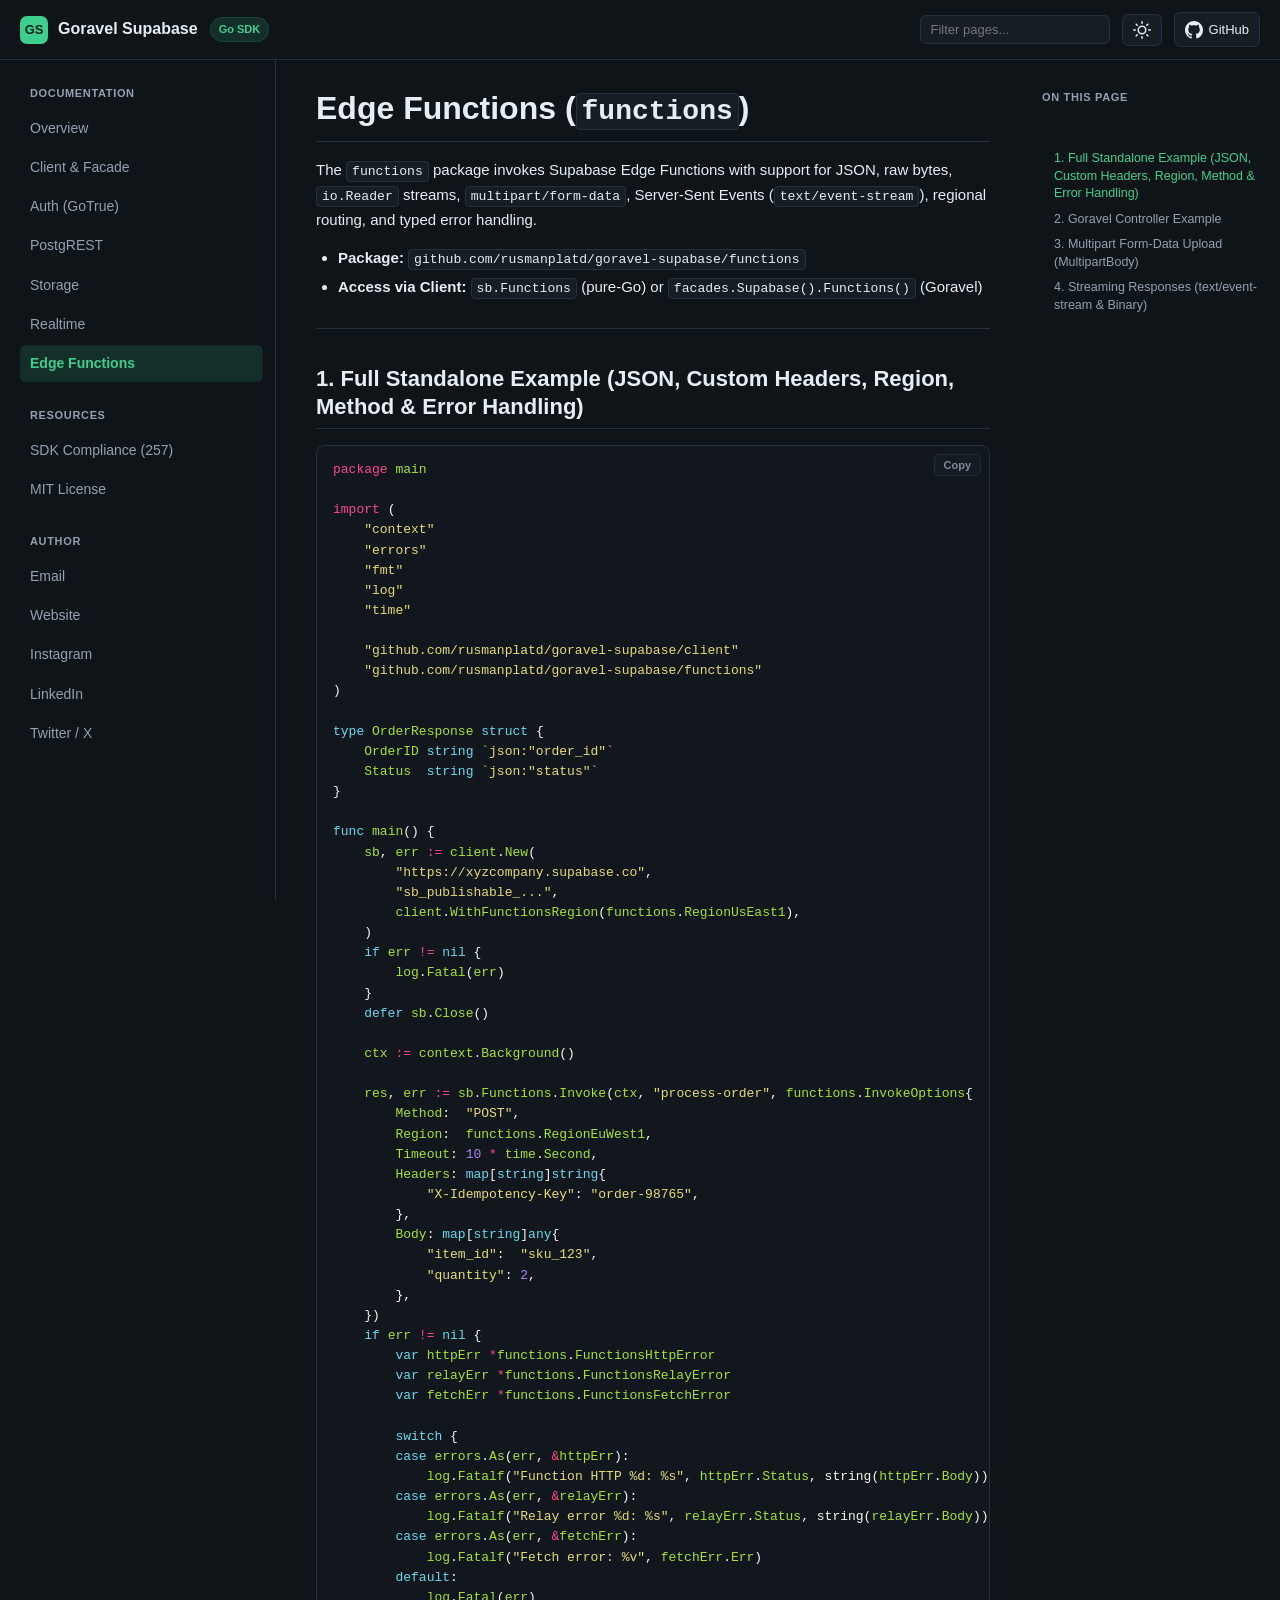
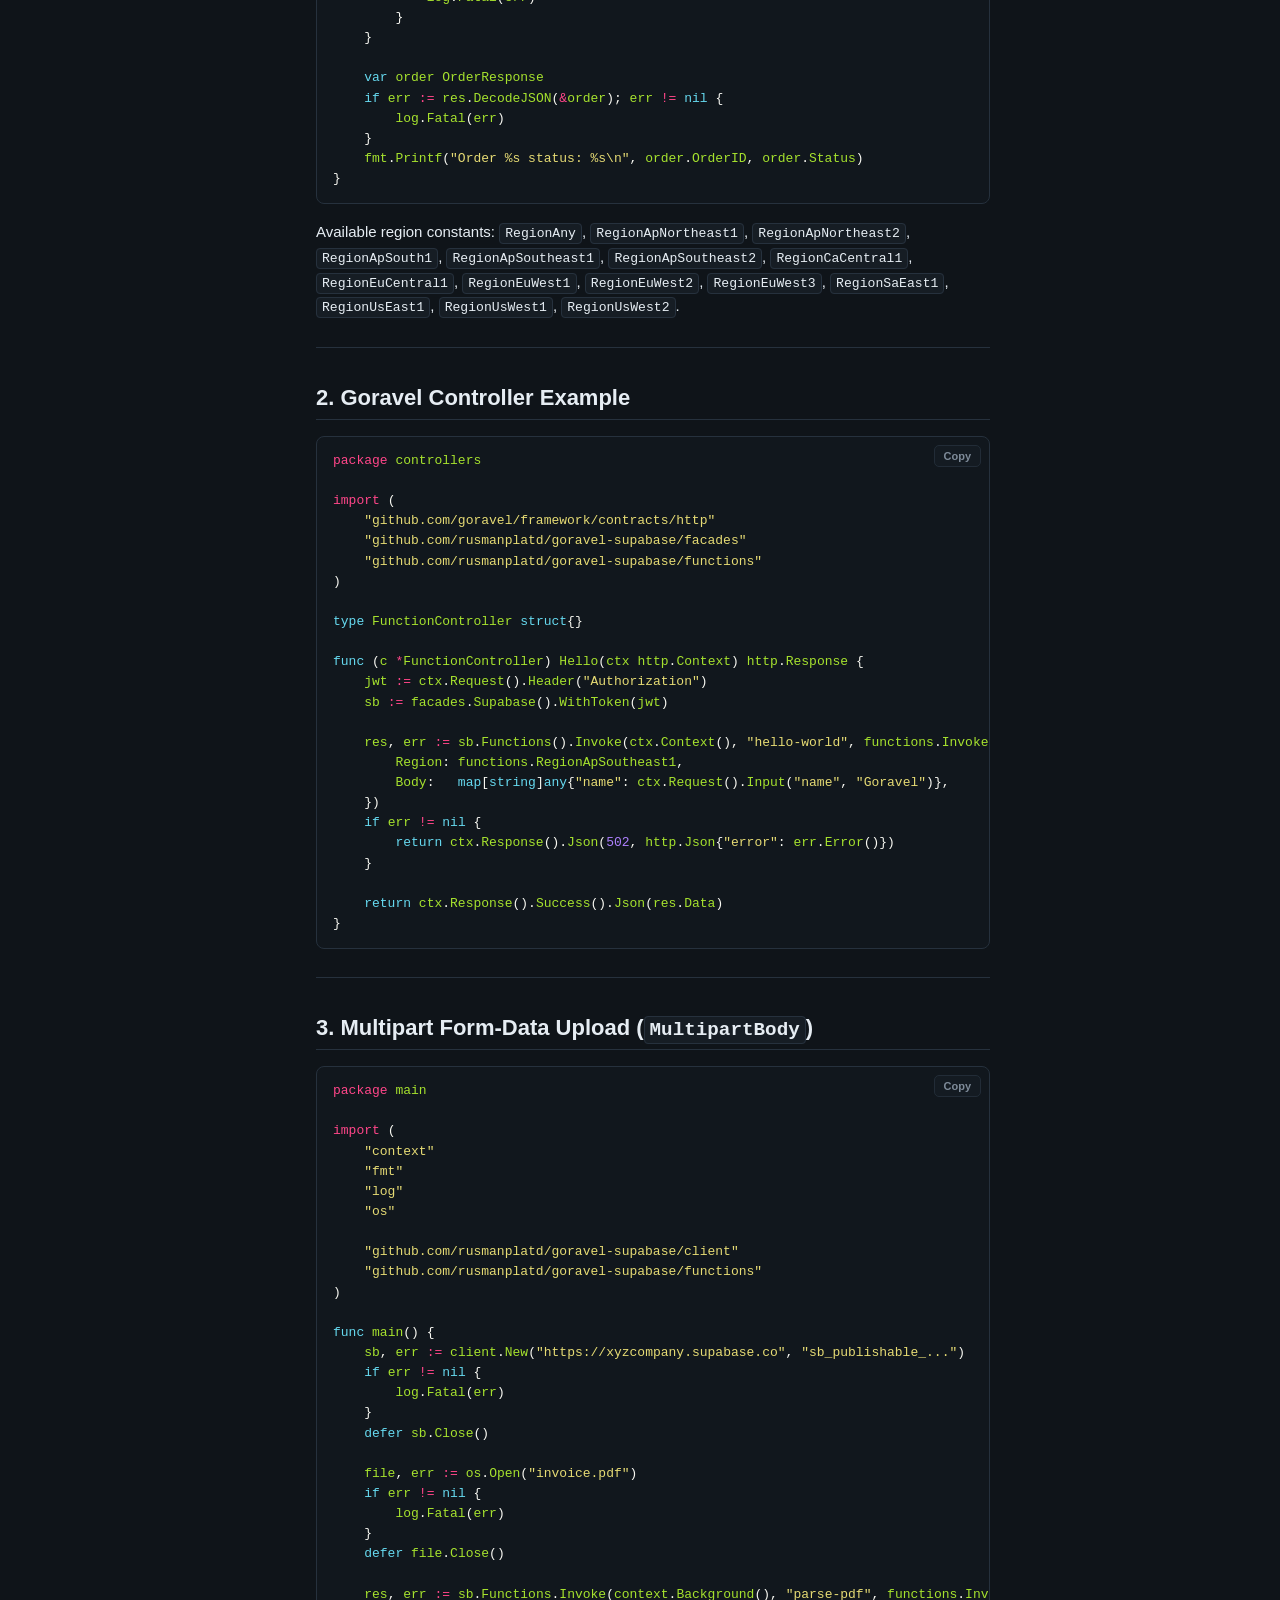
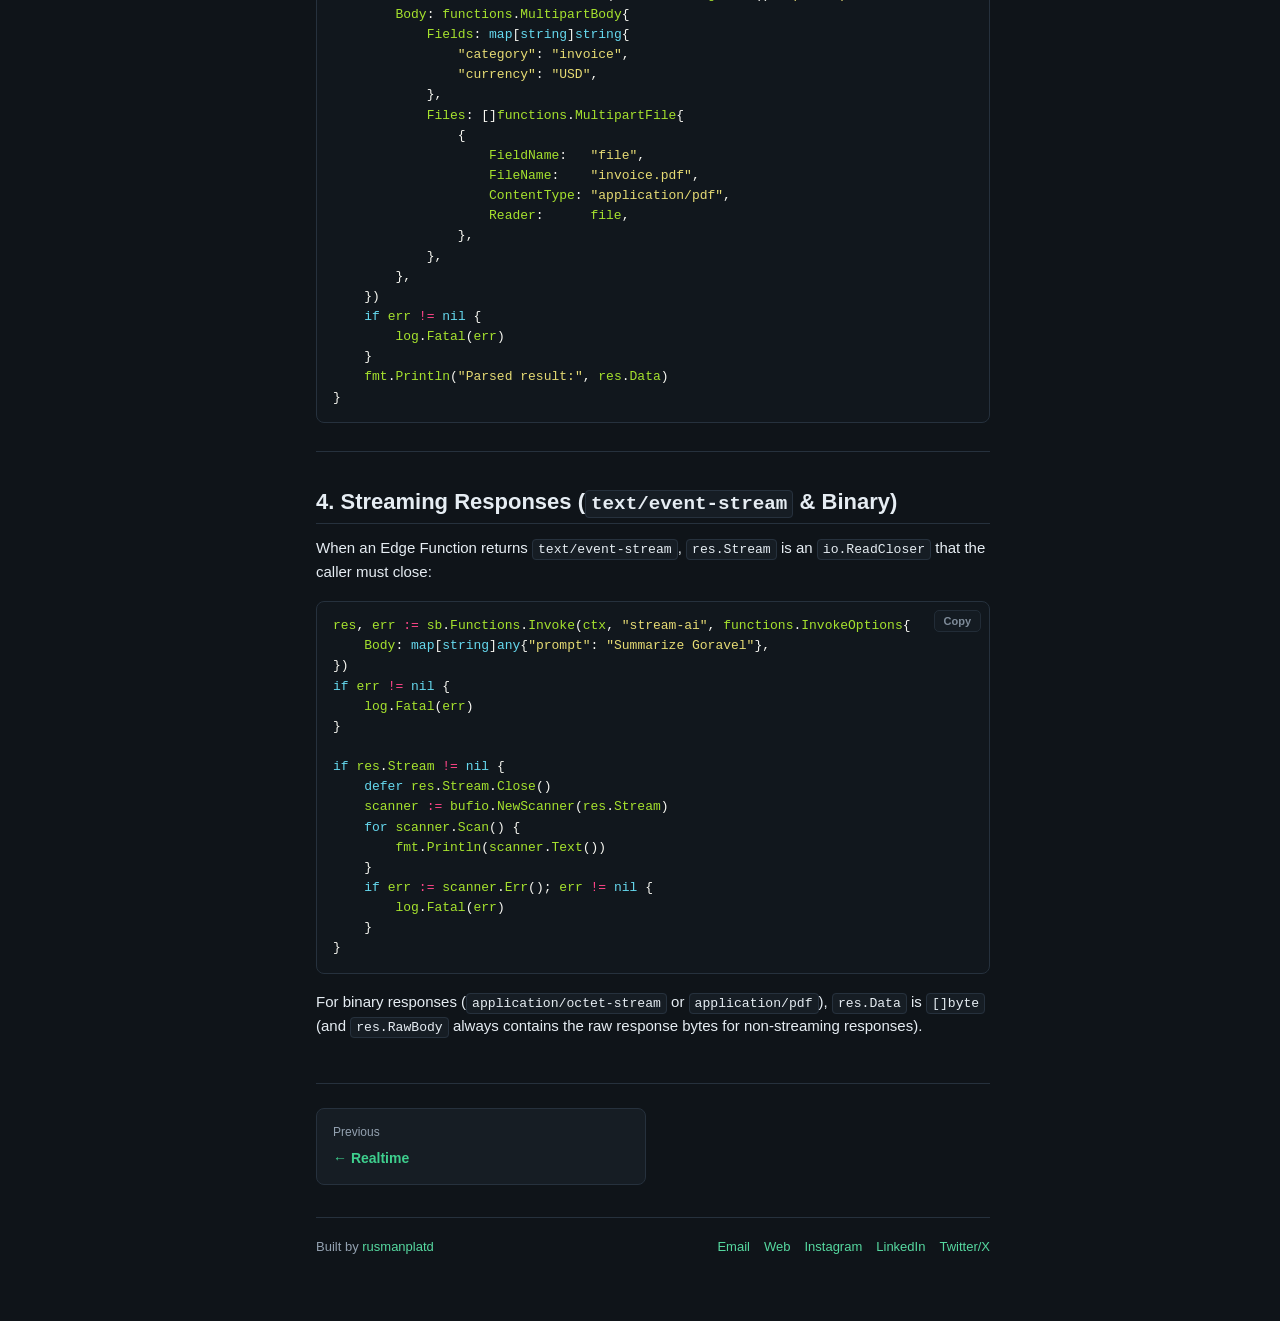
<file: docs/functions.html>
<!DOCTYPE html>
<html lang="en" data-theme="dark">
<head>
  <meta charset="utf-8" />
  <meta name="viewport" content="width=device-width, initial-scale=1.0" />
  <title>Edge Functions — Goravel Supabase Docs</title>
  <meta name="description" content="JSON, binary, MultipartBody uploads, SSE streaming, regional routing, and typed errors." />
  <link rel="stylesheet" href="assets/style.css" />
  <script>
    (function () {
      try {
        var saved = localStorage.getItem("gsb-theme");
        if (saved === "light" || saved === "dark") {
          document.documentElement.setAttribute("data-theme", saved);
        }
      } catch (e) {}
    })();
  </script>
</head>
<body>
  <header class="topbar">
    <div class="topbar-inner">
      <div class="topbar-left">
        <button class="menu-btn" id="menu-toggle" type="button" aria-label="Toggle navigation">
          <svg width="20" height="20" viewBox="0 0 24 24" fill="none" stroke="currentColor" stroke-width="2" stroke-linecap="round">
            <line x1="3" y1="6" x2="21" y2="6"></line>
            <line x1="3" y1="12" x2="21" y2="12"></line>
            <line x1="3" y1="18" x2="21" y2="18"></line>
          </svg>
        </button>
        <a class="brand" href="index.html">
          <span class="brand-badge">GS</span>
          <span class="brand-text">Goravel Supabase</span>
        </a>
        <span class="version-pill">Go SDK</span>
      </div>
      <div class="topbar-right">
        <div class="search-wrap">
          <input id="nav-search" type="search" placeholder="Filter pages..." aria-label="Filter documentation pages" />
        </div>
        <button class="icon-btn" id="theme-toggle" type="button" aria-label="Toggle color theme" title="Toggle light/dark theme">
          <svg class="icon-sun" width="18" height="18" viewBox="0 0 24 24" fill="none" stroke="currentColor" stroke-width="2" stroke-linecap="round" stroke-linejoin="round">
            <circle cx="12" cy="12" r="5"></circle>
            <line x1="12" y1="1" x2="12" y2="3"></line>
            <line x1="12" y1="21" x2="12" y2="23"></line>
            <line x1="4.22" y1="4.22" x2="5.64" y2="5.64"></line>
            <line x1="18.36" y1="18.36" x2="19.78" y2="19.78"></line>
            <line x1="1" y1="12" x2="3" y2="12"></line>
            <line x1="21" y1="12" x2="23" y2="12"></line>
            <line x1="4.22" y1="19.78" x2="5.64" y2="18.36"></line>
            <line x1="18.36" y1="5.64" x2="19.78" y2="4.22"></line>
          </svg>
          <svg class="icon-moon" width="18" height="18" viewBox="0 0 24 24" fill="none" stroke="currentColor" stroke-width="2" stroke-linecap="round" stroke-linejoin="round">
            <path d="M21 12.79A9 9 0 1 1 11.21 3 7 7 0 0 0 21 12.79z"></path>
          </svg>
        </button>
        <a class="repo-link" href="https://github.com/rusmanplatd/goravel-supabase" target="_blank" rel="noopener noreferrer">
          <svg width="18" height="18" viewBox="0 0 24 24" fill="currentColor" aria-hidden="true">
            <path d="M12 0C5.37 0 0 5.37 0 12c0 5.31 3.435 9.795 8.205 11.385.6.105.825-.255.825-.57 0-.285-.015-1.23-.015-2.235-3.015.555-3.795-.735-4.035-1.41-.135-.345-.72-1.41-1.23-1.695-.42-.225-1.02-.78-.015-.795.945-.015 1.62.87 1.845 1.23 1.08 1.815 2.805 1.305 3.495.99.105-.78.42-1.305.765-1.605-2.67-.3-5.46-1.335-5.46-5.925 0-1.305.465-2.385 1.23-3.225-.12-.3-.54-1.53.12-3.18 0 0 1.005-.315 3.3 1.23.96-.27 1.98-.405 3-.405s2.04.135 3 .405c2.295-1.56 3.3-1.23 3.3-1.23.66 1.65.24 2.88.12 3.18.765.84 1.23 1.905 1.23 3.225 0 4.605-2.805 5.625-5.475 5.925.435.375.81 1.095.81 2.22 0 1.605-.015 2.895-.015 3.3 0 .315.225.69.825.57A12.02 12.02 0 0 0 24 12c0-6.63-5.37-12-12-12z"/>
          </svg>
          <span>GitHub</span>
        </a>
      </div>
    </div>
  </header>

  <div class="layout">
    <aside class="sidebar" id="sidebar">
      <div class="sidebar-section">
        <div class="sidebar-heading">Documentation</div>
        <nav class="sidebar-nav" id="sidebar-nav">
          <a class="nav-link" href="index.html">Overview</a>
          <a class="nav-link" href="client.html">Client &amp; Facade</a>
          <a class="nav-link" href="auth.html">Auth (GoTrue)</a>
          <a class="nav-link" href="postgrest.html">PostgREST</a>
          <a class="nav-link" href="storage.html">Storage</a>
          <a class="nav-link" href="realtime.html">Realtime</a>
          <a class="nav-link active" href="functions.html">Edge Functions</a>
        </nav>
      </div>
      <div class="sidebar-section sidebar-meta">
        <div class="sidebar-heading">Resources</div>
        <nav class="sidebar-nav">
          <a class="nav-link" href="https://github.com/rusmanplatd/goravel-supabase/blob/master/sdk-compliance.yaml" target="_blank" rel="noopener noreferrer">SDK Compliance (257)</a>
          <a class="nav-link" href="https://github.com/rusmanplatd/goravel-supabase/blob/master/LICENSE" target="_blank" rel="noopener noreferrer">MIT License</a>
        </nav>
      </div>
      <div class="sidebar-section sidebar-meta">
        <div class="sidebar-heading">Author</div>
        <nav class="sidebar-nav">
          <a class="nav-link" href="mailto:rusmanplatd@gmail.com">Email</a>
          <a class="nav-link" href="https://rusmanplatd.id" target="_blank" rel="noopener noreferrer">Website</a>
          <a class="nav-link" href="https://instagram.com/rusmanplatd" target="_blank" rel="noopener noreferrer">Instagram</a>
          <a class="nav-link" href="https://linkedin.com/in/rusmanplatd" target="_blank" rel="noopener noreferrer">LinkedIn</a>
          <a class="nav-link" href="https://twitter.com/rusmanplatd" target="_blank" rel="noopener noreferrer">Twitter / X</a>
        </nav>
      </div>
    </aside>

    <div class="sidebar-backdrop" id="sidebar-backdrop"></div>

    <main class="content">
      <article class="prose">
        <h1 id="edge-functions-functions">Edge Functions (<code>functions</code>)</h1>
<p>The <code>functions</code> package invokes Supabase Edge Functions with support for JSON, raw bytes, <code>io.Reader</code> streams, <code>multipart/form-data</code>, Server-Sent Events (<code>text/event-stream</code>), regional routing, and typed error handling.</p>
<ul>
<li><strong>Package:</strong> <code>github.com/rusmanplatd/goravel-supabase/functions</code></li>
<li><strong>Access via Client:</strong> <code>sb.Functions</code> (pure-Go) or <code>facades.Supabase().Functions()</code> (Goravel)</li>
</ul>
<hr />
<h2 id="1-full-standalone-example-json-custom-headers-region-method-error-handling">1. Full Standalone Example (JSON, Custom Headers, Region, Method &amp; Error Handling)</h2>
<div class="codehilite"><pre><span></span><code><span class="kn">package</span><span class="w"> </span><span class="nx">main</span>

<span class="kn">import</span><span class="w"> </span><span class="p">(</span>
<span class="w">    </span><span class="s">&quot;context&quot;</span>
<span class="w">    </span><span class="s">&quot;errors&quot;</span>
<span class="w">    </span><span class="s">&quot;fmt&quot;</span>
<span class="w">    </span><span class="s">&quot;log&quot;</span>
<span class="w">    </span><span class="s">&quot;time&quot;</span>

<span class="w">    </span><span class="s">&quot;github.com/rusmanplatd/goravel-supabase/client&quot;</span>
<span class="w">    </span><span class="s">&quot;github.com/rusmanplatd/goravel-supabase/functions&quot;</span>
<span class="p">)</span>

<span class="kd">type</span><span class="w"> </span><span class="nx">OrderResponse</span><span class="w"> </span><span class="kd">struct</span><span class="w"> </span><span class="p">{</span>
<span class="w">    </span><span class="nx">OrderID</span><span class="w"> </span><span class="kt">string</span><span class="w"> </span><span class="s">`json:&quot;order_id&quot;`</span>
<span class="w">    </span><span class="nx">Status</span><span class="w">  </span><span class="kt">string</span><span class="w"> </span><span class="s">`json:&quot;status&quot;`</span>
<span class="p">}</span>

<span class="kd">func</span><span class="w"> </span><span class="nx">main</span><span class="p">()</span><span class="w"> </span><span class="p">{</span>
<span class="w">    </span><span class="nx">sb</span><span class="p">,</span><span class="w"> </span><span class="nx">err</span><span class="w"> </span><span class="o">:=</span><span class="w"> </span><span class="nx">client</span><span class="p">.</span><span class="nx">New</span><span class="p">(</span>
<span class="w">        </span><span class="s">&quot;https://xyzcompany.supabase.co&quot;</span><span class="p">,</span>
<span class="w">        </span><span class="s">&quot;sb_publishable_...&quot;</span><span class="p">,</span>
<span class="w">        </span><span class="nx">client</span><span class="p">.</span><span class="nx">WithFunctionsRegion</span><span class="p">(</span><span class="nx">functions</span><span class="p">.</span><span class="nx">RegionUsEast1</span><span class="p">),</span>
<span class="w">    </span><span class="p">)</span>
<span class="w">    </span><span class="k">if</span><span class="w"> </span><span class="nx">err</span><span class="w"> </span><span class="o">!=</span><span class="w"> </span><span class="kc">nil</span><span class="w"> </span><span class="p">{</span>
<span class="w">        </span><span class="nx">log</span><span class="p">.</span><span class="nx">Fatal</span><span class="p">(</span><span class="nx">err</span><span class="p">)</span>
<span class="w">    </span><span class="p">}</span>
<span class="w">    </span><span class="k">defer</span><span class="w"> </span><span class="nx">sb</span><span class="p">.</span><span class="nx">Close</span><span class="p">()</span>

<span class="w">    </span><span class="nx">ctx</span><span class="w"> </span><span class="o">:=</span><span class="w"> </span><span class="nx">context</span><span class="p">.</span><span class="nx">Background</span><span class="p">()</span>

<span class="w">    </span><span class="nx">res</span><span class="p">,</span><span class="w"> </span><span class="nx">err</span><span class="w"> </span><span class="o">:=</span><span class="w"> </span><span class="nx">sb</span><span class="p">.</span><span class="nx">Functions</span><span class="p">.</span><span class="nx">Invoke</span><span class="p">(</span><span class="nx">ctx</span><span class="p">,</span><span class="w"> </span><span class="s">&quot;process-order&quot;</span><span class="p">,</span><span class="w"> </span><span class="nx">functions</span><span class="p">.</span><span class="nx">InvokeOptions</span><span class="p">{</span>
<span class="w">        </span><span class="nx">Method</span><span class="p">:</span><span class="w">  </span><span class="s">&quot;POST&quot;</span><span class="p">,</span>
<span class="w">        </span><span class="nx">Region</span><span class="p">:</span><span class="w">  </span><span class="nx">functions</span><span class="p">.</span><span class="nx">RegionEuWest1</span><span class="p">,</span>
<span class="w">        </span><span class="nx">Timeout</span><span class="p">:</span><span class="w"> </span><span class="mi">10</span><span class="w"> </span><span class="o">*</span><span class="w"> </span><span class="nx">time</span><span class="p">.</span><span class="nx">Second</span><span class="p">,</span>
<span class="w">        </span><span class="nx">Headers</span><span class="p">:</span><span class="w"> </span><span class="kd">map</span><span class="p">[</span><span class="kt">string</span><span class="p">]</span><span class="kt">string</span><span class="p">{</span>
<span class="w">            </span><span class="s">&quot;X-Idempotency-Key&quot;</span><span class="p">:</span><span class="w"> </span><span class="s">&quot;order-98765&quot;</span><span class="p">,</span>
<span class="w">        </span><span class="p">},</span>
<span class="w">        </span><span class="nx">Body</span><span class="p">:</span><span class="w"> </span><span class="kd">map</span><span class="p">[</span><span class="kt">string</span><span class="p">]</span><span class="kt">any</span><span class="p">{</span>
<span class="w">            </span><span class="s">&quot;item_id&quot;</span><span class="p">:</span><span class="w">  </span><span class="s">&quot;sku_123&quot;</span><span class="p">,</span>
<span class="w">            </span><span class="s">&quot;quantity&quot;</span><span class="p">:</span><span class="w"> </span><span class="mi">2</span><span class="p">,</span>
<span class="w">        </span><span class="p">},</span>
<span class="w">    </span><span class="p">})</span>
<span class="w">    </span><span class="k">if</span><span class="w"> </span><span class="nx">err</span><span class="w"> </span><span class="o">!=</span><span class="w"> </span><span class="kc">nil</span><span class="w"> </span><span class="p">{</span>
<span class="w">        </span><span class="kd">var</span><span class="w"> </span><span class="nx">httpErr</span><span class="w"> </span><span class="o">*</span><span class="nx">functions</span><span class="p">.</span><span class="nx">FunctionsHttpError</span>
<span class="w">        </span><span class="kd">var</span><span class="w"> </span><span class="nx">relayErr</span><span class="w"> </span><span class="o">*</span><span class="nx">functions</span><span class="p">.</span><span class="nx">FunctionsRelayError</span>
<span class="w">        </span><span class="kd">var</span><span class="w"> </span><span class="nx">fetchErr</span><span class="w"> </span><span class="o">*</span><span class="nx">functions</span><span class="p">.</span><span class="nx">FunctionsFetchError</span>

<span class="w">        </span><span class="k">switch</span><span class="w"> </span><span class="p">{</span>
<span class="w">        </span><span class="k">case</span><span class="w"> </span><span class="nx">errors</span><span class="p">.</span><span class="nx">As</span><span class="p">(</span><span class="nx">err</span><span class="p">,</span><span class="w"> </span><span class="o">&amp;</span><span class="nx">httpErr</span><span class="p">):</span>
<span class="w">            </span><span class="nx">log</span><span class="p">.</span><span class="nx">Fatalf</span><span class="p">(</span><span class="s">&quot;Function HTTP %d: %s&quot;</span><span class="p">,</span><span class="w"> </span><span class="nx">httpErr</span><span class="p">.</span><span class="nx">Status</span><span class="p">,</span><span class="w"> </span><span class="nb">string</span><span class="p">(</span><span class="nx">httpErr</span><span class="p">.</span><span class="nx">Body</span><span class="p">))</span>
<span class="w">        </span><span class="k">case</span><span class="w"> </span><span class="nx">errors</span><span class="p">.</span><span class="nx">As</span><span class="p">(</span><span class="nx">err</span><span class="p">,</span><span class="w"> </span><span class="o">&amp;</span><span class="nx">relayErr</span><span class="p">):</span>
<span class="w">            </span><span class="nx">log</span><span class="p">.</span><span class="nx">Fatalf</span><span class="p">(</span><span class="s">&quot;Relay error %d: %s&quot;</span><span class="p">,</span><span class="w"> </span><span class="nx">relayErr</span><span class="p">.</span><span class="nx">Status</span><span class="p">,</span><span class="w"> </span><span class="nb">string</span><span class="p">(</span><span class="nx">relayErr</span><span class="p">.</span><span class="nx">Body</span><span class="p">))</span>
<span class="w">        </span><span class="k">case</span><span class="w"> </span><span class="nx">errors</span><span class="p">.</span><span class="nx">As</span><span class="p">(</span><span class="nx">err</span><span class="p">,</span><span class="w"> </span><span class="o">&amp;</span><span class="nx">fetchErr</span><span class="p">):</span>
<span class="w">            </span><span class="nx">log</span><span class="p">.</span><span class="nx">Fatalf</span><span class="p">(</span><span class="s">&quot;Fetch error: %v&quot;</span><span class="p">,</span><span class="w"> </span><span class="nx">fetchErr</span><span class="p">.</span><span class="nx">Err</span><span class="p">)</span>
<span class="w">        </span><span class="k">default</span><span class="p">:</span>
<span class="w">            </span><span class="nx">log</span><span class="p">.</span><span class="nx">Fatal</span><span class="p">(</span><span class="nx">err</span><span class="p">)</span>
<span class="w">        </span><span class="p">}</span>
<span class="w">    </span><span class="p">}</span>

<span class="w">    </span><span class="kd">var</span><span class="w"> </span><span class="nx">order</span><span class="w"> </span><span class="nx">OrderResponse</span>
<span class="w">    </span><span class="k">if</span><span class="w"> </span><span class="nx">err</span><span class="w"> </span><span class="o">:=</span><span class="w"> </span><span class="nx">res</span><span class="p">.</span><span class="nx">DecodeJSON</span><span class="p">(</span><span class="o">&amp;</span><span class="nx">order</span><span class="p">);</span><span class="w"> </span><span class="nx">err</span><span class="w"> </span><span class="o">!=</span><span class="w"> </span><span class="kc">nil</span><span class="w"> </span><span class="p">{</span>
<span class="w">        </span><span class="nx">log</span><span class="p">.</span><span class="nx">Fatal</span><span class="p">(</span><span class="nx">err</span><span class="p">)</span>
<span class="w">    </span><span class="p">}</span>
<span class="w">    </span><span class="nx">fmt</span><span class="p">.</span><span class="nx">Printf</span><span class="p">(</span><span class="s">&quot;Order %s status: %s\n&quot;</span><span class="p">,</span><span class="w"> </span><span class="nx">order</span><span class="p">.</span><span class="nx">OrderID</span><span class="p">,</span><span class="w"> </span><span class="nx">order</span><span class="p">.</span><span class="nx">Status</span><span class="p">)</span>
<span class="p">}</span>
</code></pre></div>

<p>Available region constants: <code>RegionAny</code>, <code>RegionApNortheast1</code>, <code>RegionApNortheast2</code>, <code>RegionApSouth1</code>, <code>RegionApSoutheast1</code>, <code>RegionApSoutheast2</code>, <code>RegionCaCentral1</code>, <code>RegionEuCentral1</code>, <code>RegionEuWest1</code>, <code>RegionEuWest2</code>, <code>RegionEuWest3</code>, <code>RegionSaEast1</code>, <code>RegionUsEast1</code>, <code>RegionUsWest1</code>, <code>RegionUsWest2</code>.</p>
<hr />
<h2 id="2-goravel-controller-example">2. Goravel Controller Example</h2>
<div class="codehilite"><pre><span></span><code><span class="kn">package</span><span class="w"> </span><span class="nx">controllers</span>

<span class="kn">import</span><span class="w"> </span><span class="p">(</span>
<span class="w">    </span><span class="s">&quot;github.com/goravel/framework/contracts/http&quot;</span>
<span class="w">    </span><span class="s">&quot;github.com/rusmanplatd/goravel-supabase/facades&quot;</span>
<span class="w">    </span><span class="s">&quot;github.com/rusmanplatd/goravel-supabase/functions&quot;</span>
<span class="p">)</span>

<span class="kd">type</span><span class="w"> </span><span class="nx">FunctionController</span><span class="w"> </span><span class="kd">struct</span><span class="p">{}</span>

<span class="kd">func</span><span class="w"> </span><span class="p">(</span><span class="nx">c</span><span class="w"> </span><span class="o">*</span><span class="nx">FunctionController</span><span class="p">)</span><span class="w"> </span><span class="nx">Hello</span><span class="p">(</span><span class="nx">ctx</span><span class="w"> </span><span class="nx">http</span><span class="p">.</span><span class="nx">Context</span><span class="p">)</span><span class="w"> </span><span class="nx">http</span><span class="p">.</span><span class="nx">Response</span><span class="w"> </span><span class="p">{</span>
<span class="w">    </span><span class="nx">jwt</span><span class="w"> </span><span class="o">:=</span><span class="w"> </span><span class="nx">ctx</span><span class="p">.</span><span class="nx">Request</span><span class="p">().</span><span class="nx">Header</span><span class="p">(</span><span class="s">&quot;Authorization&quot;</span><span class="p">)</span>
<span class="w">    </span><span class="nx">sb</span><span class="w"> </span><span class="o">:=</span><span class="w"> </span><span class="nx">facades</span><span class="p">.</span><span class="nx">Supabase</span><span class="p">().</span><span class="nx">WithToken</span><span class="p">(</span><span class="nx">jwt</span><span class="p">)</span>

<span class="w">    </span><span class="nx">res</span><span class="p">,</span><span class="w"> </span><span class="nx">err</span><span class="w"> </span><span class="o">:=</span><span class="w"> </span><span class="nx">sb</span><span class="p">.</span><span class="nx">Functions</span><span class="p">().</span><span class="nx">Invoke</span><span class="p">(</span><span class="nx">ctx</span><span class="p">.</span><span class="nx">Context</span><span class="p">(),</span><span class="w"> </span><span class="s">&quot;hello-world&quot;</span><span class="p">,</span><span class="w"> </span><span class="nx">functions</span><span class="p">.</span><span class="nx">InvokeOptions</span><span class="p">{</span>
<span class="w">        </span><span class="nx">Region</span><span class="p">:</span><span class="w"> </span><span class="nx">functions</span><span class="p">.</span><span class="nx">RegionApSoutheast1</span><span class="p">,</span>
<span class="w">        </span><span class="nx">Body</span><span class="p">:</span><span class="w">   </span><span class="kd">map</span><span class="p">[</span><span class="kt">string</span><span class="p">]</span><span class="kt">any</span><span class="p">{</span><span class="s">&quot;name&quot;</span><span class="p">:</span><span class="w"> </span><span class="nx">ctx</span><span class="p">.</span><span class="nx">Request</span><span class="p">().</span><span class="nx">Input</span><span class="p">(</span><span class="s">&quot;name&quot;</span><span class="p">,</span><span class="w"> </span><span class="s">&quot;Goravel&quot;</span><span class="p">)},</span>
<span class="w">    </span><span class="p">})</span>
<span class="w">    </span><span class="k">if</span><span class="w"> </span><span class="nx">err</span><span class="w"> </span><span class="o">!=</span><span class="w"> </span><span class="kc">nil</span><span class="w"> </span><span class="p">{</span>
<span class="w">        </span><span class="k">return</span><span class="w"> </span><span class="nx">ctx</span><span class="p">.</span><span class="nx">Response</span><span class="p">().</span><span class="nx">Json</span><span class="p">(</span><span class="mi">502</span><span class="p">,</span><span class="w"> </span><span class="nx">http</span><span class="p">.</span><span class="nx">Json</span><span class="p">{</span><span class="s">&quot;error&quot;</span><span class="p">:</span><span class="w"> </span><span class="nx">err</span><span class="p">.</span><span class="nx">Error</span><span class="p">()})</span>
<span class="w">    </span><span class="p">}</span>

<span class="w">    </span><span class="k">return</span><span class="w"> </span><span class="nx">ctx</span><span class="p">.</span><span class="nx">Response</span><span class="p">().</span><span class="nx">Success</span><span class="p">().</span><span class="nx">Json</span><span class="p">(</span><span class="nx">res</span><span class="p">.</span><span class="nx">Data</span><span class="p">)</span>
<span class="p">}</span>
</code></pre></div>

<hr />
<h2 id="3-multipart-form-data-upload-multipartbody">3. Multipart Form-Data Upload (<code>MultipartBody</code>)</h2>
<div class="codehilite"><pre><span></span><code><span class="kn">package</span><span class="w"> </span><span class="nx">main</span>

<span class="kn">import</span><span class="w"> </span><span class="p">(</span>
<span class="w">    </span><span class="s">&quot;context&quot;</span>
<span class="w">    </span><span class="s">&quot;fmt&quot;</span>
<span class="w">    </span><span class="s">&quot;log&quot;</span>
<span class="w">    </span><span class="s">&quot;os&quot;</span>

<span class="w">    </span><span class="s">&quot;github.com/rusmanplatd/goravel-supabase/client&quot;</span>
<span class="w">    </span><span class="s">&quot;github.com/rusmanplatd/goravel-supabase/functions&quot;</span>
<span class="p">)</span>

<span class="kd">func</span><span class="w"> </span><span class="nx">main</span><span class="p">()</span><span class="w"> </span><span class="p">{</span>
<span class="w">    </span><span class="nx">sb</span><span class="p">,</span><span class="w"> </span><span class="nx">err</span><span class="w"> </span><span class="o">:=</span><span class="w"> </span><span class="nx">client</span><span class="p">.</span><span class="nx">New</span><span class="p">(</span><span class="s">&quot;https://xyzcompany.supabase.co&quot;</span><span class="p">,</span><span class="w"> </span><span class="s">&quot;sb_publishable_...&quot;</span><span class="p">)</span>
<span class="w">    </span><span class="k">if</span><span class="w"> </span><span class="nx">err</span><span class="w"> </span><span class="o">!=</span><span class="w"> </span><span class="kc">nil</span><span class="w"> </span><span class="p">{</span>
<span class="w">        </span><span class="nx">log</span><span class="p">.</span><span class="nx">Fatal</span><span class="p">(</span><span class="nx">err</span><span class="p">)</span>
<span class="w">    </span><span class="p">}</span>
<span class="w">    </span><span class="k">defer</span><span class="w"> </span><span class="nx">sb</span><span class="p">.</span><span class="nx">Close</span><span class="p">()</span>

<span class="w">    </span><span class="nx">file</span><span class="p">,</span><span class="w"> </span><span class="nx">err</span><span class="w"> </span><span class="o">:=</span><span class="w"> </span><span class="nx">os</span><span class="p">.</span><span class="nx">Open</span><span class="p">(</span><span class="s">&quot;invoice.pdf&quot;</span><span class="p">)</span>
<span class="w">    </span><span class="k">if</span><span class="w"> </span><span class="nx">err</span><span class="w"> </span><span class="o">!=</span><span class="w"> </span><span class="kc">nil</span><span class="w"> </span><span class="p">{</span>
<span class="w">        </span><span class="nx">log</span><span class="p">.</span><span class="nx">Fatal</span><span class="p">(</span><span class="nx">err</span><span class="p">)</span>
<span class="w">    </span><span class="p">}</span>
<span class="w">    </span><span class="k">defer</span><span class="w"> </span><span class="nx">file</span><span class="p">.</span><span class="nx">Close</span><span class="p">()</span>

<span class="w">    </span><span class="nx">res</span><span class="p">,</span><span class="w"> </span><span class="nx">err</span><span class="w"> </span><span class="o">:=</span><span class="w"> </span><span class="nx">sb</span><span class="p">.</span><span class="nx">Functions</span><span class="p">.</span><span class="nx">Invoke</span><span class="p">(</span><span class="nx">context</span><span class="p">.</span><span class="nx">Background</span><span class="p">(),</span><span class="w"> </span><span class="s">&quot;parse-pdf&quot;</span><span class="p">,</span><span class="w"> </span><span class="nx">functions</span><span class="p">.</span><span class="nx">InvokeOptions</span><span class="p">{</span>
<span class="w">        </span><span class="nx">Body</span><span class="p">:</span><span class="w"> </span><span class="nx">functions</span><span class="p">.</span><span class="nx">MultipartBody</span><span class="p">{</span>
<span class="w">            </span><span class="nx">Fields</span><span class="p">:</span><span class="w"> </span><span class="kd">map</span><span class="p">[</span><span class="kt">string</span><span class="p">]</span><span class="kt">string</span><span class="p">{</span>
<span class="w">                </span><span class="s">&quot;category&quot;</span><span class="p">:</span><span class="w"> </span><span class="s">&quot;invoice&quot;</span><span class="p">,</span>
<span class="w">                </span><span class="s">&quot;currency&quot;</span><span class="p">:</span><span class="w"> </span><span class="s">&quot;USD&quot;</span><span class="p">,</span>
<span class="w">            </span><span class="p">},</span>
<span class="w">            </span><span class="nx">Files</span><span class="p">:</span><span class="w"> </span><span class="p">[]</span><span class="nx">functions</span><span class="p">.</span><span class="nx">MultipartFile</span><span class="p">{</span>
<span class="w">                </span><span class="p">{</span>
<span class="w">                    </span><span class="nx">FieldName</span><span class="p">:</span><span class="w">   </span><span class="s">&quot;file&quot;</span><span class="p">,</span>
<span class="w">                    </span><span class="nx">FileName</span><span class="p">:</span><span class="w">    </span><span class="s">&quot;invoice.pdf&quot;</span><span class="p">,</span>
<span class="w">                    </span><span class="nx">ContentType</span><span class="p">:</span><span class="w"> </span><span class="s">&quot;application/pdf&quot;</span><span class="p">,</span>
<span class="w">                    </span><span class="nx">Reader</span><span class="p">:</span><span class="w">      </span><span class="nx">file</span><span class="p">,</span>
<span class="w">                </span><span class="p">},</span>
<span class="w">            </span><span class="p">},</span>
<span class="w">        </span><span class="p">},</span>
<span class="w">    </span><span class="p">})</span>
<span class="w">    </span><span class="k">if</span><span class="w"> </span><span class="nx">err</span><span class="w"> </span><span class="o">!=</span><span class="w"> </span><span class="kc">nil</span><span class="w"> </span><span class="p">{</span>
<span class="w">        </span><span class="nx">log</span><span class="p">.</span><span class="nx">Fatal</span><span class="p">(</span><span class="nx">err</span><span class="p">)</span>
<span class="w">    </span><span class="p">}</span>
<span class="w">    </span><span class="nx">fmt</span><span class="p">.</span><span class="nx">Println</span><span class="p">(</span><span class="s">&quot;Parsed result:&quot;</span><span class="p">,</span><span class="w"> </span><span class="nx">res</span><span class="p">.</span><span class="nx">Data</span><span class="p">)</span>
<span class="p">}</span>
</code></pre></div>

<hr />
<h2 id="4-streaming-responses-textevent-stream-binary">4. Streaming Responses (<code>text/event-stream</code> &amp; Binary)</h2>
<p>When an Edge Function returns <code>text/event-stream</code>, <code>res.Stream</code> is an <code>io.ReadCloser</code> that the caller must close:</p>
<div class="codehilite"><pre><span></span><code><span class="nx">res</span><span class="p">,</span><span class="w"> </span><span class="nx">err</span><span class="w"> </span><span class="o">:=</span><span class="w"> </span><span class="nx">sb</span><span class="p">.</span><span class="nx">Functions</span><span class="p">.</span><span class="nx">Invoke</span><span class="p">(</span><span class="nx">ctx</span><span class="p">,</span><span class="w"> </span><span class="s">&quot;stream-ai&quot;</span><span class="p">,</span><span class="w"> </span><span class="nx">functions</span><span class="p">.</span><span class="nx">InvokeOptions</span><span class="p">{</span>
<span class="w">    </span><span class="nx">Body</span><span class="p">:</span><span class="w"> </span><span class="kd">map</span><span class="p">[</span><span class="kt">string</span><span class="p">]</span><span class="kt">any</span><span class="p">{</span><span class="s">&quot;prompt&quot;</span><span class="p">:</span><span class="w"> </span><span class="s">&quot;Summarize Goravel&quot;</span><span class="p">},</span>
<span class="p">})</span>
<span class="k">if</span><span class="w"> </span><span class="nx">err</span><span class="w"> </span><span class="o">!=</span><span class="w"> </span><span class="kc">nil</span><span class="w"> </span><span class="p">{</span>
<span class="w">    </span><span class="nx">log</span><span class="p">.</span><span class="nx">Fatal</span><span class="p">(</span><span class="nx">err</span><span class="p">)</span>
<span class="p">}</span>

<span class="k">if</span><span class="w"> </span><span class="nx">res</span><span class="p">.</span><span class="nx">Stream</span><span class="w"> </span><span class="o">!=</span><span class="w"> </span><span class="kc">nil</span><span class="w"> </span><span class="p">{</span>
<span class="w">    </span><span class="k">defer</span><span class="w"> </span><span class="nx">res</span><span class="p">.</span><span class="nx">Stream</span><span class="p">.</span><span class="nx">Close</span><span class="p">()</span>
<span class="w">    </span><span class="nx">scanner</span><span class="w"> </span><span class="o">:=</span><span class="w"> </span><span class="nx">bufio</span><span class="p">.</span><span class="nx">NewScanner</span><span class="p">(</span><span class="nx">res</span><span class="p">.</span><span class="nx">Stream</span><span class="p">)</span>
<span class="w">    </span><span class="k">for</span><span class="w"> </span><span class="nx">scanner</span><span class="p">.</span><span class="nx">Scan</span><span class="p">()</span><span class="w"> </span><span class="p">{</span>
<span class="w">        </span><span class="nx">fmt</span><span class="p">.</span><span class="nx">Println</span><span class="p">(</span><span class="nx">scanner</span><span class="p">.</span><span class="nx">Text</span><span class="p">())</span>
<span class="w">    </span><span class="p">}</span>
<span class="w">    </span><span class="k">if</span><span class="w"> </span><span class="nx">err</span><span class="w"> </span><span class="o">:=</span><span class="w"> </span><span class="nx">scanner</span><span class="p">.</span><span class="nx">Err</span><span class="p">();</span><span class="w"> </span><span class="nx">err</span><span class="w"> </span><span class="o">!=</span><span class="w"> </span><span class="kc">nil</span><span class="w"> </span><span class="p">{</span>
<span class="w">        </span><span class="nx">log</span><span class="p">.</span><span class="nx">Fatal</span><span class="p">(</span><span class="nx">err</span><span class="p">)</span>
<span class="w">    </span><span class="p">}</span>
<span class="p">}</span>
</code></pre></div>

<p>For binary responses (<code>application/octet-stream</code> or <code>application/pdf</code>), <code>res.Data</code> is <code>[]byte</code> (and <code>res.RawBody</code> always contains the raw response bytes for non-streaming responses).</p>
      </article>
      <nav class="pager" aria-label="Pagination">
<a class="pager-card pager-prev" href="realtime.html"><span class="pager-label">Previous</span><span class="pager-title">&larr; Realtime</span></a>
</nav>
      <footer class="site-footer">
        <span>Built by <a href="https://rusmanplatd.id" target="_blank" rel="noopener noreferrer">rusmanplatd</a></span>
        <span class="footer-links">
          <a href="mailto:rusmanplatd@gmail.com">Email</a>
          <a href="https://rusmanplatd.id" target="_blank" rel="noopener noreferrer">Web</a>
          <a href="https://instagram.com/rusmanplatd" target="_blank" rel="noopener noreferrer">Instagram</a>
          <a href="https://linkedin.com/in/rusmanplatd" target="_blank" rel="noopener noreferrer">LinkedIn</a>
          <a href="https://twitter.com/rusmanplatd" target="_blank" rel="noopener noreferrer">Twitter/X</a>
        </span>
      </footer>
    </main>

    <aside class="toc" aria-label="Table of contents">
      <div class="toc-inner">
        <div class="toc-heading">On this page</div>
        <div class="toc">
<ul>
<li><a href="#1-full-standalone-example-json-custom-headers-region-method-error-handling">1. Full Standalone Example (JSON, Custom Headers, Region, Method &amp; Error Handling)</a></li>
<li><a href="#2-goravel-controller-example">2. Goravel Controller Example</a></li>
<li><a href="#3-multipart-form-data-upload-multipartbody">3. Multipart Form-Data Upload (MultipartBody)</a></li>
<li><a href="#4-streaming-responses-textevent-stream-binary">4. Streaming Responses (text/event-stream &amp; Binary)</a></li>
</ul>
</div>

      </div>
    </aside>
  </div>

  <script src="assets/app.js"></script>
</body>
</html>
</file>
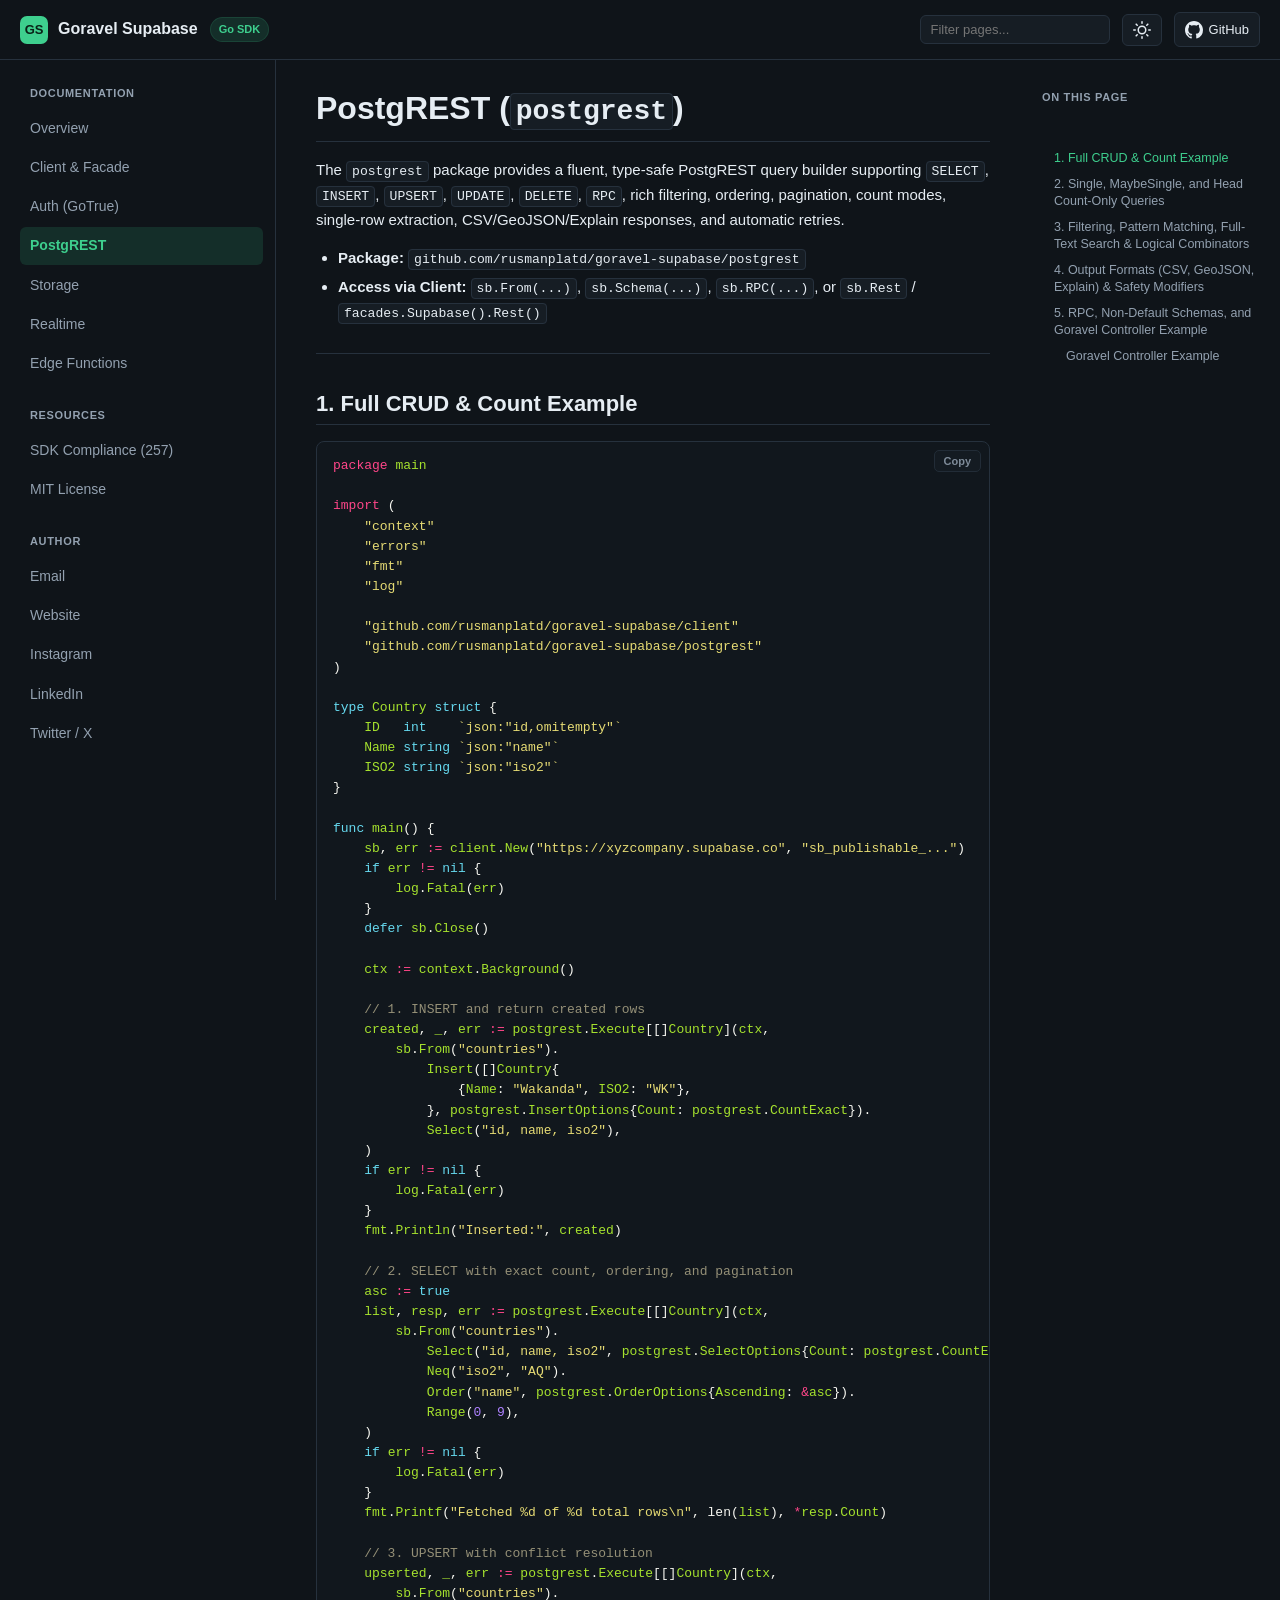
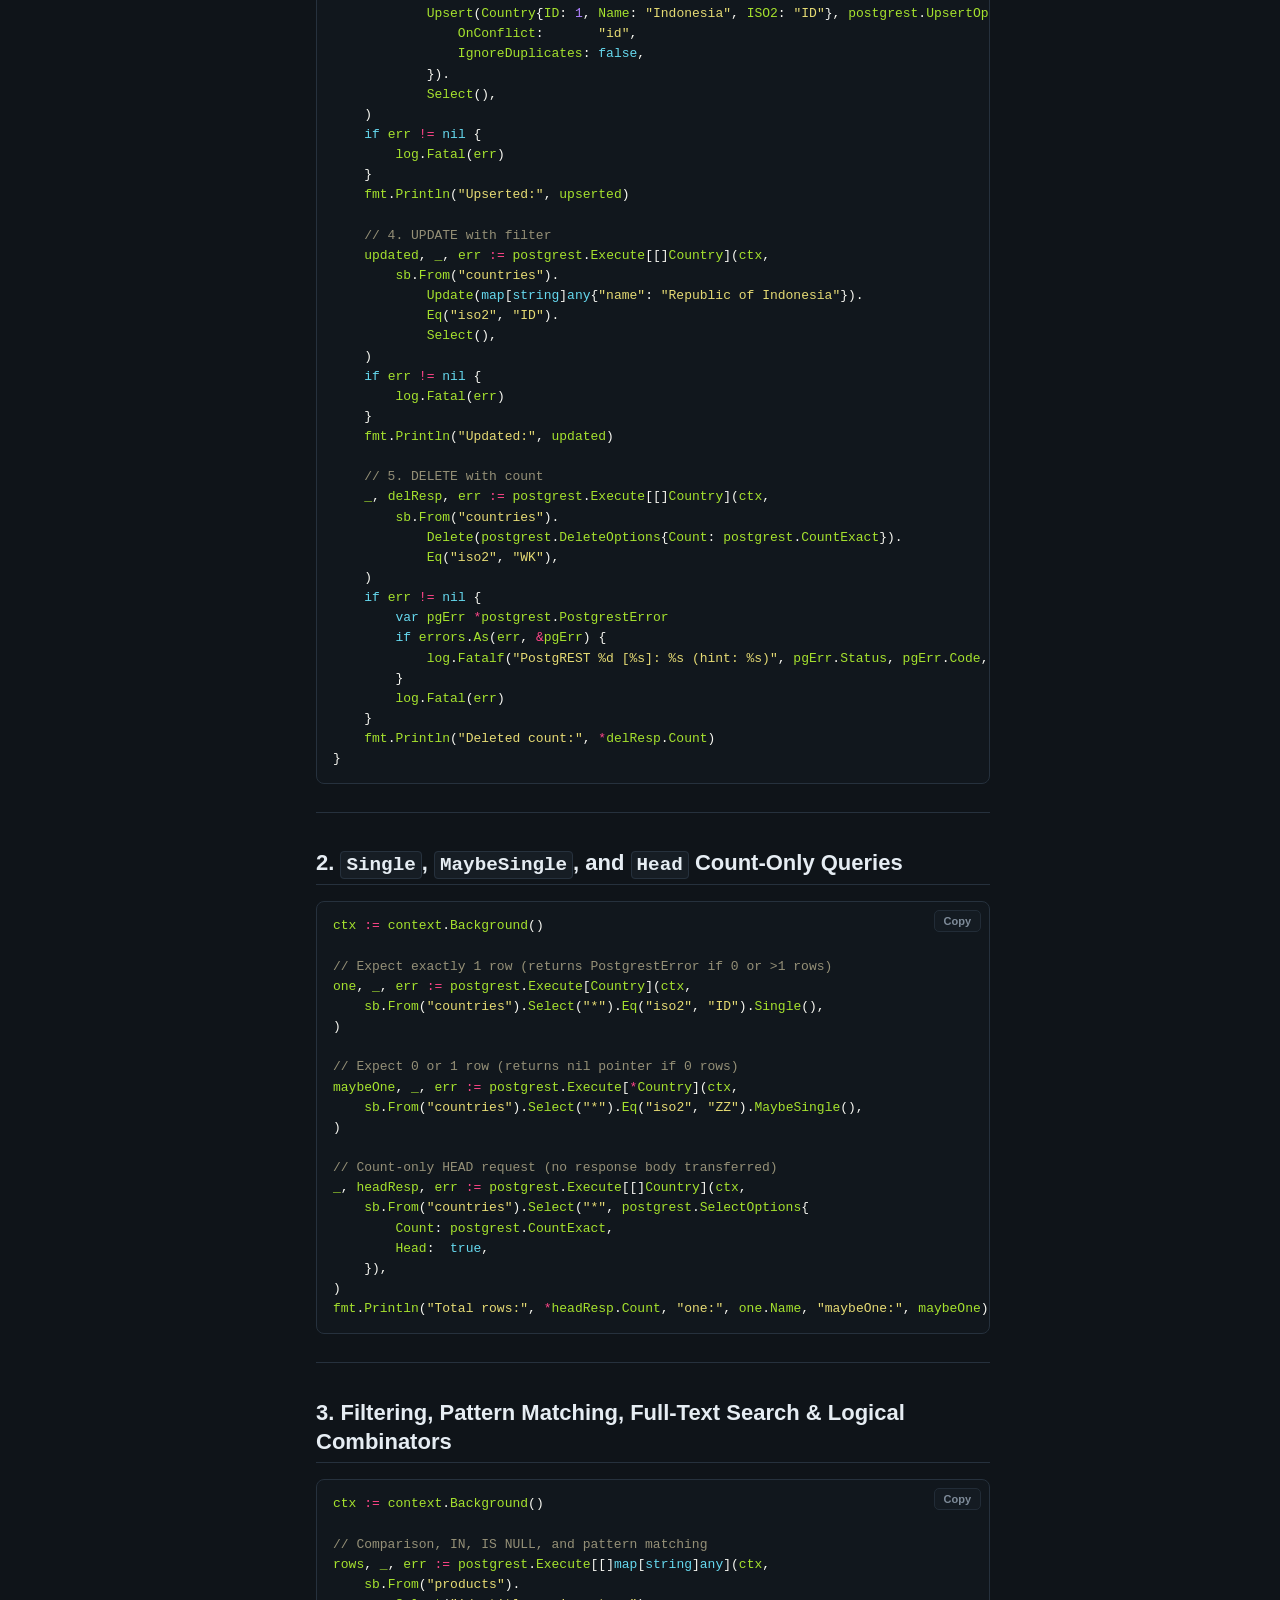
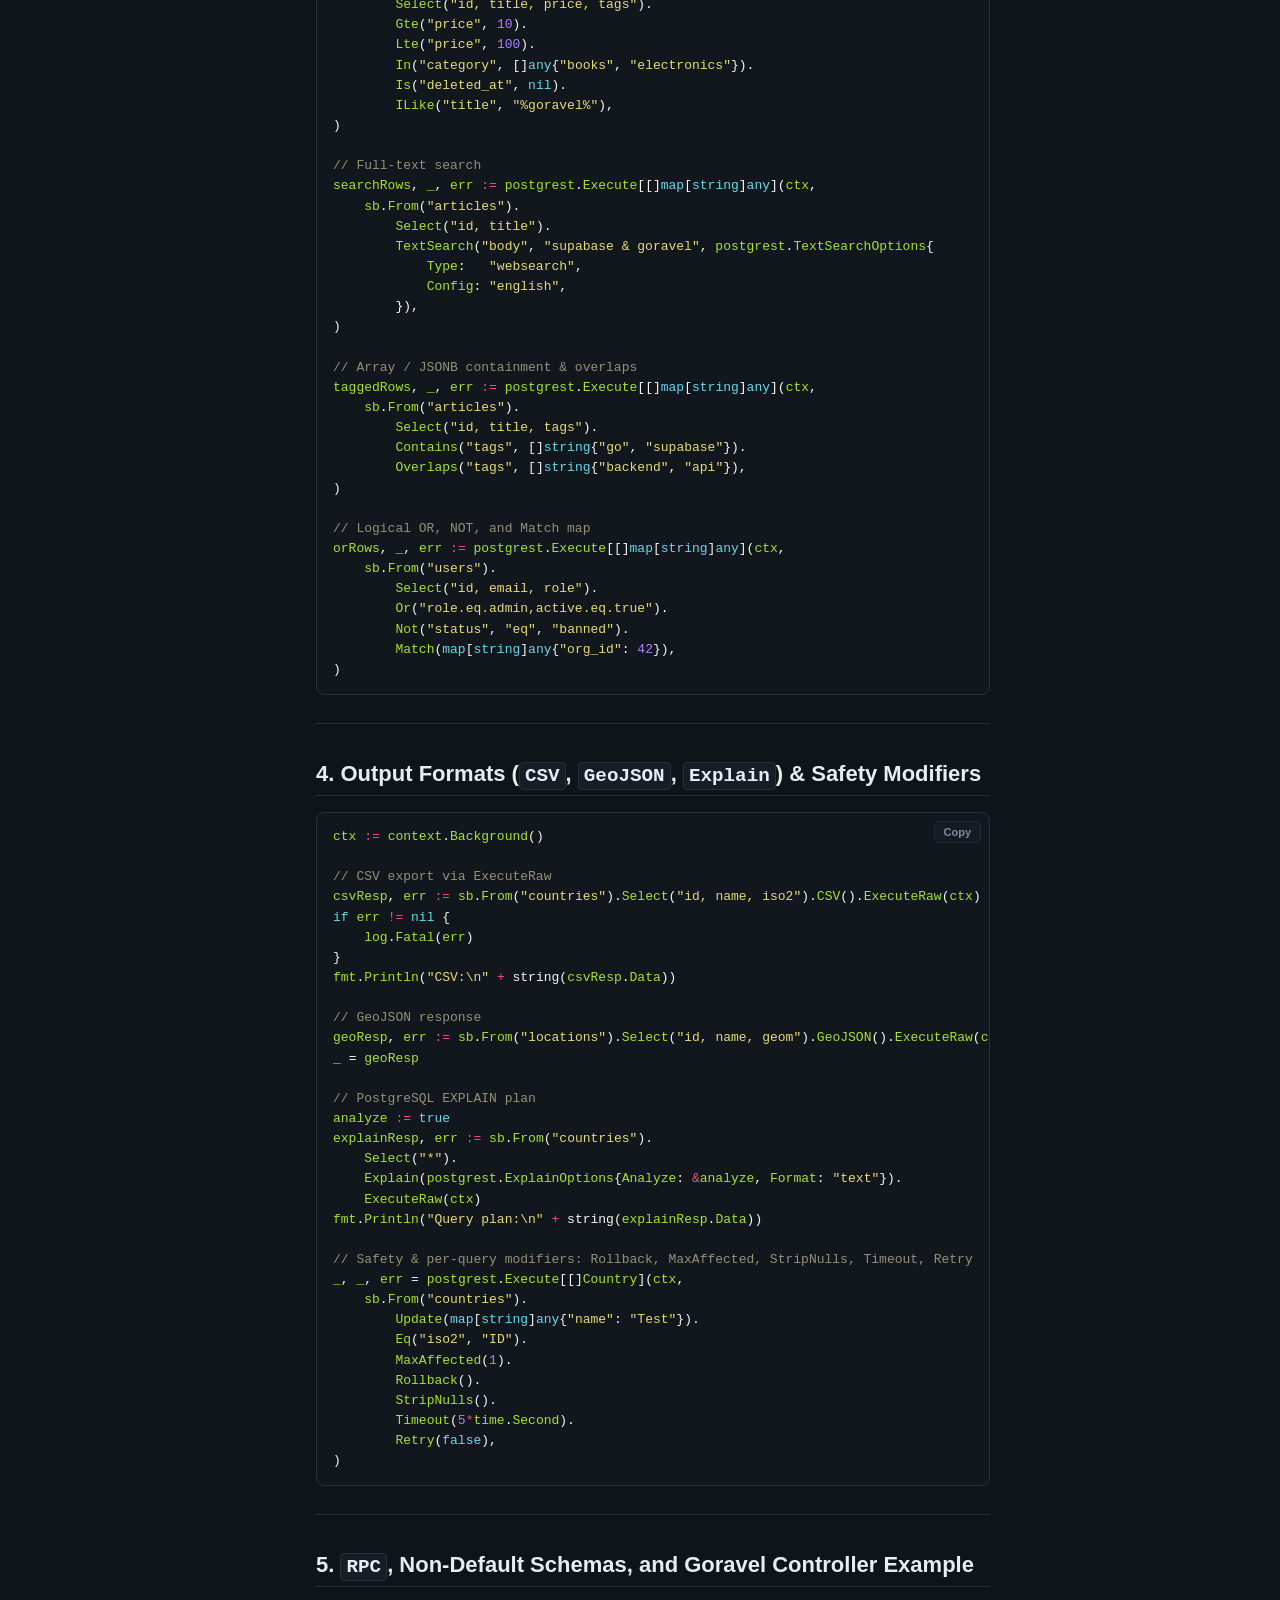
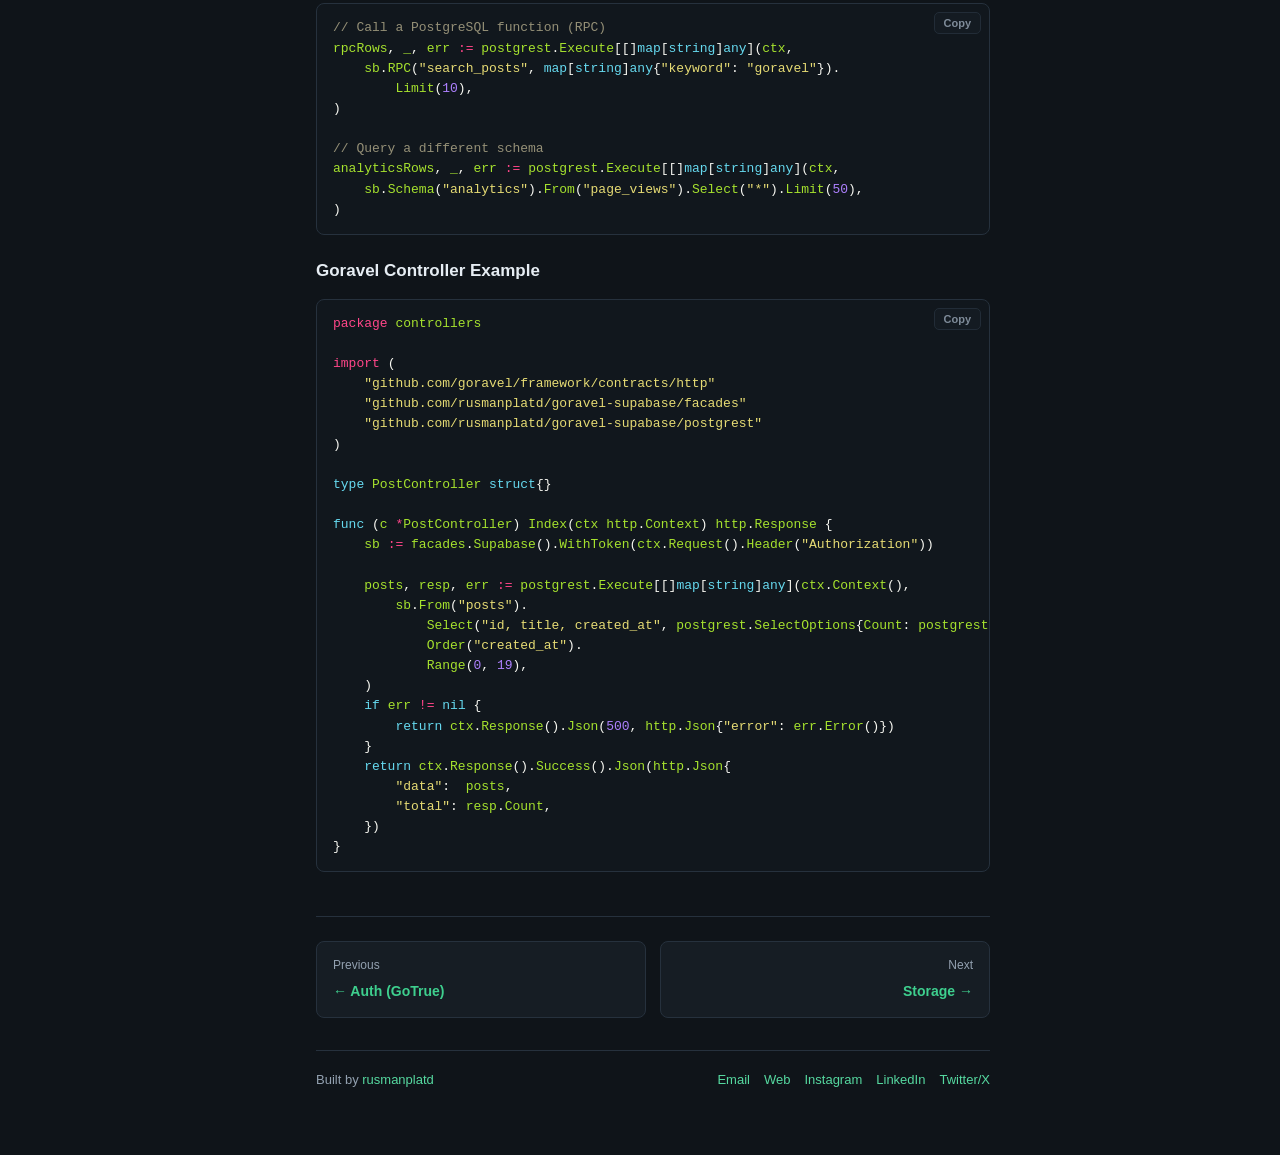
<file: docs/postgrest.html>
<!DOCTYPE html>
<html lang="en" data-theme="dark">
<head>
  <meta charset="utf-8" />
  <meta name="viewport" content="width=device-width, initial-scale=1.0" />
  <title>PostgREST — Goravel Supabase Docs</title>
  <meta name="description" content="Fluent SELECT, INSERT, UPSERT, UPDATE, DELETE, filters, full-text search, and RPC." />
  <link rel="stylesheet" href="assets/style.css" />
  <script>
    (function () {
      try {
        var saved = localStorage.getItem("gsb-theme");
        if (saved === "light" || saved === "dark") {
          document.documentElement.setAttribute("data-theme", saved);
        }
      } catch (e) {}
    })();
  </script>
</head>
<body>
  <header class="topbar">
    <div class="topbar-inner">
      <div class="topbar-left">
        <button class="menu-btn" id="menu-toggle" type="button" aria-label="Toggle navigation">
          <svg width="20" height="20" viewBox="0 0 24 24" fill="none" stroke="currentColor" stroke-width="2" stroke-linecap="round">
            <line x1="3" y1="6" x2="21" y2="6"></line>
            <line x1="3" y1="12" x2="21" y2="12"></line>
            <line x1="3" y1="18" x2="21" y2="18"></line>
          </svg>
        </button>
        <a class="brand" href="index.html">
          <span class="brand-badge">GS</span>
          <span class="brand-text">Goravel Supabase</span>
        </a>
        <span class="version-pill">Go SDK</span>
      </div>
      <div class="topbar-right">
        <div class="search-wrap">
          <input id="nav-search" type="search" placeholder="Filter pages..." aria-label="Filter documentation pages" />
        </div>
        <button class="icon-btn" id="theme-toggle" type="button" aria-label="Toggle color theme" title="Toggle light/dark theme">
          <svg class="icon-sun" width="18" height="18" viewBox="0 0 24 24" fill="none" stroke="currentColor" stroke-width="2" stroke-linecap="round" stroke-linejoin="round">
            <circle cx="12" cy="12" r="5"></circle>
            <line x1="12" y1="1" x2="12" y2="3"></line>
            <line x1="12" y1="21" x2="12" y2="23"></line>
            <line x1="4.22" y1="4.22" x2="5.64" y2="5.64"></line>
            <line x1="18.36" y1="18.36" x2="19.78" y2="19.78"></line>
            <line x1="1" y1="12" x2="3" y2="12"></line>
            <line x1="21" y1="12" x2="23" y2="12"></line>
            <line x1="4.22" y1="19.78" x2="5.64" y2="18.36"></line>
            <line x1="18.36" y1="5.64" x2="19.78" y2="4.22"></line>
          </svg>
          <svg class="icon-moon" width="18" height="18" viewBox="0 0 24 24" fill="none" stroke="currentColor" stroke-width="2" stroke-linecap="round" stroke-linejoin="round">
            <path d="M21 12.79A9 9 0 1 1 11.21 3 7 7 0 0 0 21 12.79z"></path>
          </svg>
        </button>
        <a class="repo-link" href="https://github.com/rusmanplatd/goravel-supabase" target="_blank" rel="noopener noreferrer">
          <svg width="18" height="18" viewBox="0 0 24 24" fill="currentColor" aria-hidden="true">
            <path d="M12 0C5.37 0 0 5.37 0 12c0 5.31 3.435 9.795 8.205 11.385.6.105.825-.255.825-.57 0-.285-.015-1.23-.015-2.235-3.015.555-3.795-.735-4.035-1.41-.135-.345-.72-1.41-1.23-1.695-.42-.225-1.02-.78-.015-.795.945-.015 1.62.87 1.845 1.23 1.08 1.815 2.805 1.305 3.495.99.105-.78.42-1.305.765-1.605-2.67-.3-5.46-1.335-5.46-5.925 0-1.305.465-2.385 1.23-3.225-.12-.3-.54-1.53.12-3.18 0 0 1.005-.315 3.3 1.23.96-.27 1.98-.405 3-.405s2.04.135 3 .405c2.295-1.56 3.3-1.23 3.3-1.23.66 1.65.24 2.88.12 3.18.765.84 1.23 1.905 1.23 3.225 0 4.605-2.805 5.625-5.475 5.925.435.375.81 1.095.81 2.22 0 1.605-.015 2.895-.015 3.3 0 .315.225.69.825.57A12.02 12.02 0 0 0 24 12c0-6.63-5.37-12-12-12z"/>
          </svg>
          <span>GitHub</span>
        </a>
      </div>
    </div>
  </header>

  <div class="layout">
    <aside class="sidebar" id="sidebar">
      <div class="sidebar-section">
        <div class="sidebar-heading">Documentation</div>
        <nav class="sidebar-nav" id="sidebar-nav">
          <a class="nav-link" href="index.html">Overview</a>
          <a class="nav-link" href="client.html">Client &amp; Facade</a>
          <a class="nav-link" href="auth.html">Auth (GoTrue)</a>
          <a class="nav-link active" href="postgrest.html">PostgREST</a>
          <a class="nav-link" href="storage.html">Storage</a>
          <a class="nav-link" href="realtime.html">Realtime</a>
          <a class="nav-link" href="functions.html">Edge Functions</a>
        </nav>
      </div>
      <div class="sidebar-section sidebar-meta">
        <div class="sidebar-heading">Resources</div>
        <nav class="sidebar-nav">
          <a class="nav-link" href="https://github.com/rusmanplatd/goravel-supabase/blob/master/sdk-compliance.yaml" target="_blank" rel="noopener noreferrer">SDK Compliance (257)</a>
          <a class="nav-link" href="https://github.com/rusmanplatd/goravel-supabase/blob/master/LICENSE" target="_blank" rel="noopener noreferrer">MIT License</a>
        </nav>
      </div>
      <div class="sidebar-section sidebar-meta">
        <div class="sidebar-heading">Author</div>
        <nav class="sidebar-nav">
          <a class="nav-link" href="mailto:rusmanplatd@gmail.com">Email</a>
          <a class="nav-link" href="https://rusmanplatd.id" target="_blank" rel="noopener noreferrer">Website</a>
          <a class="nav-link" href="https://instagram.com/rusmanplatd" target="_blank" rel="noopener noreferrer">Instagram</a>
          <a class="nav-link" href="https://linkedin.com/in/rusmanplatd" target="_blank" rel="noopener noreferrer">LinkedIn</a>
          <a class="nav-link" href="https://twitter.com/rusmanplatd" target="_blank" rel="noopener noreferrer">Twitter / X</a>
        </nav>
      </div>
    </aside>

    <div class="sidebar-backdrop" id="sidebar-backdrop"></div>

    <main class="content">
      <article class="prose">
        <h1 id="postgrest-postgrest">PostgREST (<code>postgrest</code>)</h1>
<p>The <code>postgrest</code> package provides a fluent, type-safe PostgREST query builder supporting <code>SELECT</code>, <code>INSERT</code>, <code>UPSERT</code>, <code>UPDATE</code>, <code>DELETE</code>, <code>RPC</code>, rich filtering, ordering, pagination, count modes, single-row extraction, CSV/GeoJSON/Explain responses, and automatic retries.</p>
<ul>
<li><strong>Package:</strong> <code>github.com/rusmanplatd/goravel-supabase/postgrest</code></li>
<li><strong>Access via Client:</strong> <code>sb.From(...)</code>, <code>sb.Schema(...)</code>, <code>sb.RPC(...)</code>, or <code>sb.Rest</code> / <code>facades.Supabase().Rest()</code></li>
</ul>
<hr />
<h2 id="1-full-crud-count-example">1. Full CRUD &amp; Count Example</h2>
<div class="codehilite"><pre><span></span><code><span class="kn">package</span><span class="w"> </span><span class="nx">main</span>

<span class="kn">import</span><span class="w"> </span><span class="p">(</span>
<span class="w">    </span><span class="s">&quot;context&quot;</span>
<span class="w">    </span><span class="s">&quot;errors&quot;</span>
<span class="w">    </span><span class="s">&quot;fmt&quot;</span>
<span class="w">    </span><span class="s">&quot;log&quot;</span>

<span class="w">    </span><span class="s">&quot;github.com/rusmanplatd/goravel-supabase/client&quot;</span>
<span class="w">    </span><span class="s">&quot;github.com/rusmanplatd/goravel-supabase/postgrest&quot;</span>
<span class="p">)</span>

<span class="kd">type</span><span class="w"> </span><span class="nx">Country</span><span class="w"> </span><span class="kd">struct</span><span class="w"> </span><span class="p">{</span>
<span class="w">    </span><span class="nx">ID</span><span class="w">   </span><span class="kt">int</span><span class="w">    </span><span class="s">`json:&quot;id,omitempty&quot;`</span>
<span class="w">    </span><span class="nx">Name</span><span class="w"> </span><span class="kt">string</span><span class="w"> </span><span class="s">`json:&quot;name&quot;`</span>
<span class="w">    </span><span class="nx">ISO2</span><span class="w"> </span><span class="kt">string</span><span class="w"> </span><span class="s">`json:&quot;iso2&quot;`</span>
<span class="p">}</span>

<span class="kd">func</span><span class="w"> </span><span class="nx">main</span><span class="p">()</span><span class="w"> </span><span class="p">{</span>
<span class="w">    </span><span class="nx">sb</span><span class="p">,</span><span class="w"> </span><span class="nx">err</span><span class="w"> </span><span class="o">:=</span><span class="w"> </span><span class="nx">client</span><span class="p">.</span><span class="nx">New</span><span class="p">(</span><span class="s">&quot;https://xyzcompany.supabase.co&quot;</span><span class="p">,</span><span class="w"> </span><span class="s">&quot;sb_publishable_...&quot;</span><span class="p">)</span>
<span class="w">    </span><span class="k">if</span><span class="w"> </span><span class="nx">err</span><span class="w"> </span><span class="o">!=</span><span class="w"> </span><span class="kc">nil</span><span class="w"> </span><span class="p">{</span>
<span class="w">        </span><span class="nx">log</span><span class="p">.</span><span class="nx">Fatal</span><span class="p">(</span><span class="nx">err</span><span class="p">)</span>
<span class="w">    </span><span class="p">}</span>
<span class="w">    </span><span class="k">defer</span><span class="w"> </span><span class="nx">sb</span><span class="p">.</span><span class="nx">Close</span><span class="p">()</span>

<span class="w">    </span><span class="nx">ctx</span><span class="w"> </span><span class="o">:=</span><span class="w"> </span><span class="nx">context</span><span class="p">.</span><span class="nx">Background</span><span class="p">()</span>

<span class="w">    </span><span class="c1">// 1. INSERT and return created rows</span>
<span class="w">    </span><span class="nx">created</span><span class="p">,</span><span class="w"> </span><span class="nx">_</span><span class="p">,</span><span class="w"> </span><span class="nx">err</span><span class="w"> </span><span class="o">:=</span><span class="w"> </span><span class="nx">postgrest</span><span class="p">.</span><span class="nx">Execute</span><span class="p">[[]</span><span class="nx">Country</span><span class="p">](</span><span class="nx">ctx</span><span class="p">,</span>
<span class="w">        </span><span class="nx">sb</span><span class="p">.</span><span class="nx">From</span><span class="p">(</span><span class="s">&quot;countries&quot;</span><span class="p">).</span>
<span class="w">            </span><span class="nx">Insert</span><span class="p">([]</span><span class="nx">Country</span><span class="p">{</span>
<span class="w">                </span><span class="p">{</span><span class="nx">Name</span><span class="p">:</span><span class="w"> </span><span class="s">&quot;Wakanda&quot;</span><span class="p">,</span><span class="w"> </span><span class="nx">ISO2</span><span class="p">:</span><span class="w"> </span><span class="s">&quot;WK&quot;</span><span class="p">},</span>
<span class="w">            </span><span class="p">},</span><span class="w"> </span><span class="nx">postgrest</span><span class="p">.</span><span class="nx">InsertOptions</span><span class="p">{</span><span class="nx">Count</span><span class="p">:</span><span class="w"> </span><span class="nx">postgrest</span><span class="p">.</span><span class="nx">CountExact</span><span class="p">}).</span>
<span class="w">            </span><span class="nx">Select</span><span class="p">(</span><span class="s">&quot;id, name, iso2&quot;</span><span class="p">),</span>
<span class="w">    </span><span class="p">)</span>
<span class="w">    </span><span class="k">if</span><span class="w"> </span><span class="nx">err</span><span class="w"> </span><span class="o">!=</span><span class="w"> </span><span class="kc">nil</span><span class="w"> </span><span class="p">{</span>
<span class="w">        </span><span class="nx">log</span><span class="p">.</span><span class="nx">Fatal</span><span class="p">(</span><span class="nx">err</span><span class="p">)</span>
<span class="w">    </span><span class="p">}</span>
<span class="w">    </span><span class="nx">fmt</span><span class="p">.</span><span class="nx">Println</span><span class="p">(</span><span class="s">&quot;Inserted:&quot;</span><span class="p">,</span><span class="w"> </span><span class="nx">created</span><span class="p">)</span>

<span class="w">    </span><span class="c1">// 2. SELECT with exact count, ordering, and pagination</span>
<span class="w">    </span><span class="nx">asc</span><span class="w"> </span><span class="o">:=</span><span class="w"> </span><span class="kc">true</span>
<span class="w">    </span><span class="nx">list</span><span class="p">,</span><span class="w"> </span><span class="nx">resp</span><span class="p">,</span><span class="w"> </span><span class="nx">err</span><span class="w"> </span><span class="o">:=</span><span class="w"> </span><span class="nx">postgrest</span><span class="p">.</span><span class="nx">Execute</span><span class="p">[[]</span><span class="nx">Country</span><span class="p">](</span><span class="nx">ctx</span><span class="p">,</span>
<span class="w">        </span><span class="nx">sb</span><span class="p">.</span><span class="nx">From</span><span class="p">(</span><span class="s">&quot;countries&quot;</span><span class="p">).</span>
<span class="w">            </span><span class="nx">Select</span><span class="p">(</span><span class="s">&quot;id, name, iso2&quot;</span><span class="p">,</span><span class="w"> </span><span class="nx">postgrest</span><span class="p">.</span><span class="nx">SelectOptions</span><span class="p">{</span><span class="nx">Count</span><span class="p">:</span><span class="w"> </span><span class="nx">postgrest</span><span class="p">.</span><span class="nx">CountExact</span><span class="p">}).</span>
<span class="w">            </span><span class="nx">Neq</span><span class="p">(</span><span class="s">&quot;iso2&quot;</span><span class="p">,</span><span class="w"> </span><span class="s">&quot;AQ&quot;</span><span class="p">).</span>
<span class="w">            </span><span class="nx">Order</span><span class="p">(</span><span class="s">&quot;name&quot;</span><span class="p">,</span><span class="w"> </span><span class="nx">postgrest</span><span class="p">.</span><span class="nx">OrderOptions</span><span class="p">{</span><span class="nx">Ascending</span><span class="p">:</span><span class="w"> </span><span class="o">&amp;</span><span class="nx">asc</span><span class="p">}).</span>
<span class="w">            </span><span class="nx">Range</span><span class="p">(</span><span class="mi">0</span><span class="p">,</span><span class="w"> </span><span class="mi">9</span><span class="p">),</span>
<span class="w">    </span><span class="p">)</span>
<span class="w">    </span><span class="k">if</span><span class="w"> </span><span class="nx">err</span><span class="w"> </span><span class="o">!=</span><span class="w"> </span><span class="kc">nil</span><span class="w"> </span><span class="p">{</span>
<span class="w">        </span><span class="nx">log</span><span class="p">.</span><span class="nx">Fatal</span><span class="p">(</span><span class="nx">err</span><span class="p">)</span>
<span class="w">    </span><span class="p">}</span>
<span class="w">    </span><span class="nx">fmt</span><span class="p">.</span><span class="nx">Printf</span><span class="p">(</span><span class="s">&quot;Fetched %d of %d total rows\n&quot;</span><span class="p">,</span><span class="w"> </span><span class="nb">len</span><span class="p">(</span><span class="nx">list</span><span class="p">),</span><span class="w"> </span><span class="o">*</span><span class="nx">resp</span><span class="p">.</span><span class="nx">Count</span><span class="p">)</span>

<span class="w">    </span><span class="c1">// 3. UPSERT with conflict resolution</span>
<span class="w">    </span><span class="nx">upserted</span><span class="p">,</span><span class="w"> </span><span class="nx">_</span><span class="p">,</span><span class="w"> </span><span class="nx">err</span><span class="w"> </span><span class="o">:=</span><span class="w"> </span><span class="nx">postgrest</span><span class="p">.</span><span class="nx">Execute</span><span class="p">[[]</span><span class="nx">Country</span><span class="p">](</span><span class="nx">ctx</span><span class="p">,</span>
<span class="w">        </span><span class="nx">sb</span><span class="p">.</span><span class="nx">From</span><span class="p">(</span><span class="s">&quot;countries&quot;</span><span class="p">).</span>
<span class="w">            </span><span class="nx">Upsert</span><span class="p">(</span><span class="nx">Country</span><span class="p">{</span><span class="nx">ID</span><span class="p">:</span><span class="w"> </span><span class="mi">1</span><span class="p">,</span><span class="w"> </span><span class="nx">Name</span><span class="p">:</span><span class="w"> </span><span class="s">&quot;Indonesia&quot;</span><span class="p">,</span><span class="w"> </span><span class="nx">ISO2</span><span class="p">:</span><span class="w"> </span><span class="s">&quot;ID&quot;</span><span class="p">},</span><span class="w"> </span><span class="nx">postgrest</span><span class="p">.</span><span class="nx">UpsertOptions</span><span class="p">{</span>
<span class="w">                </span><span class="nx">OnConflict</span><span class="p">:</span><span class="w">       </span><span class="s">&quot;id&quot;</span><span class="p">,</span>
<span class="w">                </span><span class="nx">IgnoreDuplicates</span><span class="p">:</span><span class="w"> </span><span class="kc">false</span><span class="p">,</span>
<span class="w">            </span><span class="p">}).</span>
<span class="w">            </span><span class="nx">Select</span><span class="p">(),</span>
<span class="w">    </span><span class="p">)</span>
<span class="w">    </span><span class="k">if</span><span class="w"> </span><span class="nx">err</span><span class="w"> </span><span class="o">!=</span><span class="w"> </span><span class="kc">nil</span><span class="w"> </span><span class="p">{</span>
<span class="w">        </span><span class="nx">log</span><span class="p">.</span><span class="nx">Fatal</span><span class="p">(</span><span class="nx">err</span><span class="p">)</span>
<span class="w">    </span><span class="p">}</span>
<span class="w">    </span><span class="nx">fmt</span><span class="p">.</span><span class="nx">Println</span><span class="p">(</span><span class="s">&quot;Upserted:&quot;</span><span class="p">,</span><span class="w"> </span><span class="nx">upserted</span><span class="p">)</span>

<span class="w">    </span><span class="c1">// 4. UPDATE with filter</span>
<span class="w">    </span><span class="nx">updated</span><span class="p">,</span><span class="w"> </span><span class="nx">_</span><span class="p">,</span><span class="w"> </span><span class="nx">err</span><span class="w"> </span><span class="o">:=</span><span class="w"> </span><span class="nx">postgrest</span><span class="p">.</span><span class="nx">Execute</span><span class="p">[[]</span><span class="nx">Country</span><span class="p">](</span><span class="nx">ctx</span><span class="p">,</span>
<span class="w">        </span><span class="nx">sb</span><span class="p">.</span><span class="nx">From</span><span class="p">(</span><span class="s">&quot;countries&quot;</span><span class="p">).</span>
<span class="w">            </span><span class="nx">Update</span><span class="p">(</span><span class="kd">map</span><span class="p">[</span><span class="kt">string</span><span class="p">]</span><span class="kt">any</span><span class="p">{</span><span class="s">&quot;name&quot;</span><span class="p">:</span><span class="w"> </span><span class="s">&quot;Republic of Indonesia&quot;</span><span class="p">}).</span>
<span class="w">            </span><span class="nx">Eq</span><span class="p">(</span><span class="s">&quot;iso2&quot;</span><span class="p">,</span><span class="w"> </span><span class="s">&quot;ID&quot;</span><span class="p">).</span>
<span class="w">            </span><span class="nx">Select</span><span class="p">(),</span>
<span class="w">    </span><span class="p">)</span>
<span class="w">    </span><span class="k">if</span><span class="w"> </span><span class="nx">err</span><span class="w"> </span><span class="o">!=</span><span class="w"> </span><span class="kc">nil</span><span class="w"> </span><span class="p">{</span>
<span class="w">        </span><span class="nx">log</span><span class="p">.</span><span class="nx">Fatal</span><span class="p">(</span><span class="nx">err</span><span class="p">)</span>
<span class="w">    </span><span class="p">}</span>
<span class="w">    </span><span class="nx">fmt</span><span class="p">.</span><span class="nx">Println</span><span class="p">(</span><span class="s">&quot;Updated:&quot;</span><span class="p">,</span><span class="w"> </span><span class="nx">updated</span><span class="p">)</span>

<span class="w">    </span><span class="c1">// 5. DELETE with count</span>
<span class="w">    </span><span class="nx">_</span><span class="p">,</span><span class="w"> </span><span class="nx">delResp</span><span class="p">,</span><span class="w"> </span><span class="nx">err</span><span class="w"> </span><span class="o">:=</span><span class="w"> </span><span class="nx">postgrest</span><span class="p">.</span><span class="nx">Execute</span><span class="p">[[]</span><span class="nx">Country</span><span class="p">](</span><span class="nx">ctx</span><span class="p">,</span>
<span class="w">        </span><span class="nx">sb</span><span class="p">.</span><span class="nx">From</span><span class="p">(</span><span class="s">&quot;countries&quot;</span><span class="p">).</span>
<span class="w">            </span><span class="nx">Delete</span><span class="p">(</span><span class="nx">postgrest</span><span class="p">.</span><span class="nx">DeleteOptions</span><span class="p">{</span><span class="nx">Count</span><span class="p">:</span><span class="w"> </span><span class="nx">postgrest</span><span class="p">.</span><span class="nx">CountExact</span><span class="p">}).</span>
<span class="w">            </span><span class="nx">Eq</span><span class="p">(</span><span class="s">&quot;iso2&quot;</span><span class="p">,</span><span class="w"> </span><span class="s">&quot;WK&quot;</span><span class="p">),</span>
<span class="w">    </span><span class="p">)</span>
<span class="w">    </span><span class="k">if</span><span class="w"> </span><span class="nx">err</span><span class="w"> </span><span class="o">!=</span><span class="w"> </span><span class="kc">nil</span><span class="w"> </span><span class="p">{</span>
<span class="w">        </span><span class="kd">var</span><span class="w"> </span><span class="nx">pgErr</span><span class="w"> </span><span class="o">*</span><span class="nx">postgrest</span><span class="p">.</span><span class="nx">PostgrestError</span>
<span class="w">        </span><span class="k">if</span><span class="w"> </span><span class="nx">errors</span><span class="p">.</span><span class="nx">As</span><span class="p">(</span><span class="nx">err</span><span class="p">,</span><span class="w"> </span><span class="o">&amp;</span><span class="nx">pgErr</span><span class="p">)</span><span class="w"> </span><span class="p">{</span>
<span class="w">            </span><span class="nx">log</span><span class="p">.</span><span class="nx">Fatalf</span><span class="p">(</span><span class="s">&quot;PostgREST %d [%s]: %s (hint: %s)&quot;</span><span class="p">,</span><span class="w"> </span><span class="nx">pgErr</span><span class="p">.</span><span class="nx">Status</span><span class="p">,</span><span class="w"> </span><span class="nx">pgErr</span><span class="p">.</span><span class="nx">Code</span><span class="p">,</span><span class="w"> </span><span class="nx">pgErr</span><span class="p">.</span><span class="nx">Message</span><span class="p">,</span><span class="w"> </span><span class="nx">pgErr</span><span class="p">.</span><span class="nx">Hint</span><span class="p">)</span>
<span class="w">        </span><span class="p">}</span>
<span class="w">        </span><span class="nx">log</span><span class="p">.</span><span class="nx">Fatal</span><span class="p">(</span><span class="nx">err</span><span class="p">)</span>
<span class="w">    </span><span class="p">}</span>
<span class="w">    </span><span class="nx">fmt</span><span class="p">.</span><span class="nx">Println</span><span class="p">(</span><span class="s">&quot;Deleted count:&quot;</span><span class="p">,</span><span class="w"> </span><span class="o">*</span><span class="nx">delResp</span><span class="p">.</span><span class="nx">Count</span><span class="p">)</span>
<span class="p">}</span>
</code></pre></div>

<hr />
<h2 id="2-single-maybesingle-and-head-count-only-queries">2. <code>Single</code>, <code>MaybeSingle</code>, and <code>Head</code> Count-Only Queries</h2>
<div class="codehilite"><pre><span></span><code><span class="nx">ctx</span><span class="w"> </span><span class="o">:=</span><span class="w"> </span><span class="nx">context</span><span class="p">.</span><span class="nx">Background</span><span class="p">()</span>

<span class="c1">// Expect exactly 1 row (returns PostgrestError if 0 or &gt;1 rows)</span>
<span class="nx">one</span><span class="p">,</span><span class="w"> </span><span class="nx">_</span><span class="p">,</span><span class="w"> </span><span class="nx">err</span><span class="w"> </span><span class="o">:=</span><span class="w"> </span><span class="nx">postgrest</span><span class="p">.</span><span class="nx">Execute</span><span class="p">[</span><span class="nx">Country</span><span class="p">](</span><span class="nx">ctx</span><span class="p">,</span>
<span class="w">    </span><span class="nx">sb</span><span class="p">.</span><span class="nx">From</span><span class="p">(</span><span class="s">&quot;countries&quot;</span><span class="p">).</span><span class="nx">Select</span><span class="p">(</span><span class="s">&quot;*&quot;</span><span class="p">).</span><span class="nx">Eq</span><span class="p">(</span><span class="s">&quot;iso2&quot;</span><span class="p">,</span><span class="w"> </span><span class="s">&quot;ID&quot;</span><span class="p">).</span><span class="nx">Single</span><span class="p">(),</span>
<span class="p">)</span>

<span class="c1">// Expect 0 or 1 row (returns nil pointer if 0 rows)</span>
<span class="nx">maybeOne</span><span class="p">,</span><span class="w"> </span><span class="nx">_</span><span class="p">,</span><span class="w"> </span><span class="nx">err</span><span class="w"> </span><span class="o">:=</span><span class="w"> </span><span class="nx">postgrest</span><span class="p">.</span><span class="nx">Execute</span><span class="p">[</span><span class="o">*</span><span class="nx">Country</span><span class="p">](</span><span class="nx">ctx</span><span class="p">,</span>
<span class="w">    </span><span class="nx">sb</span><span class="p">.</span><span class="nx">From</span><span class="p">(</span><span class="s">&quot;countries&quot;</span><span class="p">).</span><span class="nx">Select</span><span class="p">(</span><span class="s">&quot;*&quot;</span><span class="p">).</span><span class="nx">Eq</span><span class="p">(</span><span class="s">&quot;iso2&quot;</span><span class="p">,</span><span class="w"> </span><span class="s">&quot;ZZ&quot;</span><span class="p">).</span><span class="nx">MaybeSingle</span><span class="p">(),</span>
<span class="p">)</span>

<span class="c1">// Count-only HEAD request (no response body transferred)</span>
<span class="nx">_</span><span class="p">,</span><span class="w"> </span><span class="nx">headResp</span><span class="p">,</span><span class="w"> </span><span class="nx">err</span><span class="w"> </span><span class="o">:=</span><span class="w"> </span><span class="nx">postgrest</span><span class="p">.</span><span class="nx">Execute</span><span class="p">[[]</span><span class="nx">Country</span><span class="p">](</span><span class="nx">ctx</span><span class="p">,</span>
<span class="w">    </span><span class="nx">sb</span><span class="p">.</span><span class="nx">From</span><span class="p">(</span><span class="s">&quot;countries&quot;</span><span class="p">).</span><span class="nx">Select</span><span class="p">(</span><span class="s">&quot;*&quot;</span><span class="p">,</span><span class="w"> </span><span class="nx">postgrest</span><span class="p">.</span><span class="nx">SelectOptions</span><span class="p">{</span>
<span class="w">        </span><span class="nx">Count</span><span class="p">:</span><span class="w"> </span><span class="nx">postgrest</span><span class="p">.</span><span class="nx">CountExact</span><span class="p">,</span>
<span class="w">        </span><span class="nx">Head</span><span class="p">:</span><span class="w">  </span><span class="kc">true</span><span class="p">,</span>
<span class="w">    </span><span class="p">}),</span>
<span class="p">)</span>
<span class="nx">fmt</span><span class="p">.</span><span class="nx">Println</span><span class="p">(</span><span class="s">&quot;Total rows:&quot;</span><span class="p">,</span><span class="w"> </span><span class="o">*</span><span class="nx">headResp</span><span class="p">.</span><span class="nx">Count</span><span class="p">,</span><span class="w"> </span><span class="s">&quot;one:&quot;</span><span class="p">,</span><span class="w"> </span><span class="nx">one</span><span class="p">.</span><span class="nx">Name</span><span class="p">,</span><span class="w"> </span><span class="s">&quot;maybeOne:&quot;</span><span class="p">,</span><span class="w"> </span><span class="nx">maybeOne</span><span class="p">)</span>
</code></pre></div>

<hr />
<h2 id="3-filtering-pattern-matching-full-text-search-logical-combinators">3. Filtering, Pattern Matching, Full-Text Search &amp; Logical Combinators</h2>
<div class="codehilite"><pre><span></span><code><span class="nx">ctx</span><span class="w"> </span><span class="o">:=</span><span class="w"> </span><span class="nx">context</span><span class="p">.</span><span class="nx">Background</span><span class="p">()</span>

<span class="c1">// Comparison, IN, IS NULL, and pattern matching</span>
<span class="nx">rows</span><span class="p">,</span><span class="w"> </span><span class="nx">_</span><span class="p">,</span><span class="w"> </span><span class="nx">err</span><span class="w"> </span><span class="o">:=</span><span class="w"> </span><span class="nx">postgrest</span><span class="p">.</span><span class="nx">Execute</span><span class="p">[[]</span><span class="kd">map</span><span class="p">[</span><span class="kt">string</span><span class="p">]</span><span class="kt">any</span><span class="p">](</span><span class="nx">ctx</span><span class="p">,</span>
<span class="w">    </span><span class="nx">sb</span><span class="p">.</span><span class="nx">From</span><span class="p">(</span><span class="s">&quot;products&quot;</span><span class="p">).</span>
<span class="w">        </span><span class="nx">Select</span><span class="p">(</span><span class="s">&quot;id, title, price, tags&quot;</span><span class="p">).</span>
<span class="w">        </span><span class="nx">Gte</span><span class="p">(</span><span class="s">&quot;price&quot;</span><span class="p">,</span><span class="w"> </span><span class="mi">10</span><span class="p">).</span>
<span class="w">        </span><span class="nx">Lte</span><span class="p">(</span><span class="s">&quot;price&quot;</span><span class="p">,</span><span class="w"> </span><span class="mi">100</span><span class="p">).</span>
<span class="w">        </span><span class="nx">In</span><span class="p">(</span><span class="s">&quot;category&quot;</span><span class="p">,</span><span class="w"> </span><span class="p">[]</span><span class="kt">any</span><span class="p">{</span><span class="s">&quot;books&quot;</span><span class="p">,</span><span class="w"> </span><span class="s">&quot;electronics&quot;</span><span class="p">}).</span>
<span class="w">        </span><span class="nx">Is</span><span class="p">(</span><span class="s">&quot;deleted_at&quot;</span><span class="p">,</span><span class="w"> </span><span class="kc">nil</span><span class="p">).</span>
<span class="w">        </span><span class="nx">ILike</span><span class="p">(</span><span class="s">&quot;title&quot;</span><span class="p">,</span><span class="w"> </span><span class="s">&quot;%goravel%&quot;</span><span class="p">),</span>
<span class="p">)</span>

<span class="c1">// Full-text search</span>
<span class="nx">searchRows</span><span class="p">,</span><span class="w"> </span><span class="nx">_</span><span class="p">,</span><span class="w"> </span><span class="nx">err</span><span class="w"> </span><span class="o">:=</span><span class="w"> </span><span class="nx">postgrest</span><span class="p">.</span><span class="nx">Execute</span><span class="p">[[]</span><span class="kd">map</span><span class="p">[</span><span class="kt">string</span><span class="p">]</span><span class="kt">any</span><span class="p">](</span><span class="nx">ctx</span><span class="p">,</span>
<span class="w">    </span><span class="nx">sb</span><span class="p">.</span><span class="nx">From</span><span class="p">(</span><span class="s">&quot;articles&quot;</span><span class="p">).</span>
<span class="w">        </span><span class="nx">Select</span><span class="p">(</span><span class="s">&quot;id, title&quot;</span><span class="p">).</span>
<span class="w">        </span><span class="nx">TextSearch</span><span class="p">(</span><span class="s">&quot;body&quot;</span><span class="p">,</span><span class="w"> </span><span class="s">&quot;supabase &amp; goravel&quot;</span><span class="p">,</span><span class="w"> </span><span class="nx">postgrest</span><span class="p">.</span><span class="nx">TextSearchOptions</span><span class="p">{</span>
<span class="w">            </span><span class="nx">Type</span><span class="p">:</span><span class="w">   </span><span class="s">&quot;websearch&quot;</span><span class="p">,</span>
<span class="w">            </span><span class="nx">Config</span><span class="p">:</span><span class="w"> </span><span class="s">&quot;english&quot;</span><span class="p">,</span>
<span class="w">        </span><span class="p">}),</span>
<span class="p">)</span>

<span class="c1">// Array / JSONB containment &amp; overlaps</span>
<span class="nx">taggedRows</span><span class="p">,</span><span class="w"> </span><span class="nx">_</span><span class="p">,</span><span class="w"> </span><span class="nx">err</span><span class="w"> </span><span class="o">:=</span><span class="w"> </span><span class="nx">postgrest</span><span class="p">.</span><span class="nx">Execute</span><span class="p">[[]</span><span class="kd">map</span><span class="p">[</span><span class="kt">string</span><span class="p">]</span><span class="kt">any</span><span class="p">](</span><span class="nx">ctx</span><span class="p">,</span>
<span class="w">    </span><span class="nx">sb</span><span class="p">.</span><span class="nx">From</span><span class="p">(</span><span class="s">&quot;articles&quot;</span><span class="p">).</span>
<span class="w">        </span><span class="nx">Select</span><span class="p">(</span><span class="s">&quot;id, title, tags&quot;</span><span class="p">).</span>
<span class="w">        </span><span class="nx">Contains</span><span class="p">(</span><span class="s">&quot;tags&quot;</span><span class="p">,</span><span class="w"> </span><span class="p">[]</span><span class="kt">string</span><span class="p">{</span><span class="s">&quot;go&quot;</span><span class="p">,</span><span class="w"> </span><span class="s">&quot;supabase&quot;</span><span class="p">}).</span>
<span class="w">        </span><span class="nx">Overlaps</span><span class="p">(</span><span class="s">&quot;tags&quot;</span><span class="p">,</span><span class="w"> </span><span class="p">[]</span><span class="kt">string</span><span class="p">{</span><span class="s">&quot;backend&quot;</span><span class="p">,</span><span class="w"> </span><span class="s">&quot;api&quot;</span><span class="p">}),</span>
<span class="p">)</span>

<span class="c1">// Logical OR, NOT, and Match map</span>
<span class="nx">orRows</span><span class="p">,</span><span class="w"> </span><span class="nx">_</span><span class="p">,</span><span class="w"> </span><span class="nx">err</span><span class="w"> </span><span class="o">:=</span><span class="w"> </span><span class="nx">postgrest</span><span class="p">.</span><span class="nx">Execute</span><span class="p">[[]</span><span class="kd">map</span><span class="p">[</span><span class="kt">string</span><span class="p">]</span><span class="kt">any</span><span class="p">](</span><span class="nx">ctx</span><span class="p">,</span>
<span class="w">    </span><span class="nx">sb</span><span class="p">.</span><span class="nx">From</span><span class="p">(</span><span class="s">&quot;users&quot;</span><span class="p">).</span>
<span class="w">        </span><span class="nx">Select</span><span class="p">(</span><span class="s">&quot;id, email, role&quot;</span><span class="p">).</span>
<span class="w">        </span><span class="nx">Or</span><span class="p">(</span><span class="s">&quot;role.eq.admin,active.eq.true&quot;</span><span class="p">).</span>
<span class="w">        </span><span class="nx">Not</span><span class="p">(</span><span class="s">&quot;status&quot;</span><span class="p">,</span><span class="w"> </span><span class="s">&quot;eq&quot;</span><span class="p">,</span><span class="w"> </span><span class="s">&quot;banned&quot;</span><span class="p">).</span>
<span class="w">        </span><span class="nx">Match</span><span class="p">(</span><span class="kd">map</span><span class="p">[</span><span class="kt">string</span><span class="p">]</span><span class="kt">any</span><span class="p">{</span><span class="s">&quot;org_id&quot;</span><span class="p">:</span><span class="w"> </span><span class="mi">42</span><span class="p">}),</span>
<span class="p">)</span>
</code></pre></div>

<hr />
<h2 id="4-output-formats-csv-geojson-explain-safety-modifiers">4. Output Formats (<code>CSV</code>, <code>GeoJSON</code>, <code>Explain</code>) &amp; Safety Modifiers</h2>
<div class="codehilite"><pre><span></span><code><span class="nx">ctx</span><span class="w"> </span><span class="o">:=</span><span class="w"> </span><span class="nx">context</span><span class="p">.</span><span class="nx">Background</span><span class="p">()</span>

<span class="c1">// CSV export via ExecuteRaw</span>
<span class="nx">csvResp</span><span class="p">,</span><span class="w"> </span><span class="nx">err</span><span class="w"> </span><span class="o">:=</span><span class="w"> </span><span class="nx">sb</span><span class="p">.</span><span class="nx">From</span><span class="p">(</span><span class="s">&quot;countries&quot;</span><span class="p">).</span><span class="nx">Select</span><span class="p">(</span><span class="s">&quot;id, name, iso2&quot;</span><span class="p">).</span><span class="nx">CSV</span><span class="p">().</span><span class="nx">ExecuteRaw</span><span class="p">(</span><span class="nx">ctx</span><span class="p">)</span>
<span class="k">if</span><span class="w"> </span><span class="nx">err</span><span class="w"> </span><span class="o">!=</span><span class="w"> </span><span class="kc">nil</span><span class="w"> </span><span class="p">{</span>
<span class="w">    </span><span class="nx">log</span><span class="p">.</span><span class="nx">Fatal</span><span class="p">(</span><span class="nx">err</span><span class="p">)</span>
<span class="p">}</span>
<span class="nx">fmt</span><span class="p">.</span><span class="nx">Println</span><span class="p">(</span><span class="s">&quot;CSV:\n&quot;</span><span class="w"> </span><span class="o">+</span><span class="w"> </span><span class="nb">string</span><span class="p">(</span><span class="nx">csvResp</span><span class="p">.</span><span class="nx">Data</span><span class="p">))</span>

<span class="c1">// GeoJSON response</span>
<span class="nx">geoResp</span><span class="p">,</span><span class="w"> </span><span class="nx">err</span><span class="w"> </span><span class="o">:=</span><span class="w"> </span><span class="nx">sb</span><span class="p">.</span><span class="nx">From</span><span class="p">(</span><span class="s">&quot;locations&quot;</span><span class="p">).</span><span class="nx">Select</span><span class="p">(</span><span class="s">&quot;id, name, geom&quot;</span><span class="p">).</span><span class="nx">GeoJSON</span><span class="p">().</span><span class="nx">ExecuteRaw</span><span class="p">(</span><span class="nx">ctx</span><span class="p">)</span>
<span class="nx">_</span><span class="w"> </span><span class="p">=</span><span class="w"> </span><span class="nx">geoResp</span>

<span class="c1">// PostgreSQL EXPLAIN plan</span>
<span class="nx">analyze</span><span class="w"> </span><span class="o">:=</span><span class="w"> </span><span class="kc">true</span>
<span class="nx">explainResp</span><span class="p">,</span><span class="w"> </span><span class="nx">err</span><span class="w"> </span><span class="o">:=</span><span class="w"> </span><span class="nx">sb</span><span class="p">.</span><span class="nx">From</span><span class="p">(</span><span class="s">&quot;countries&quot;</span><span class="p">).</span>
<span class="w">    </span><span class="nx">Select</span><span class="p">(</span><span class="s">&quot;*&quot;</span><span class="p">).</span>
<span class="w">    </span><span class="nx">Explain</span><span class="p">(</span><span class="nx">postgrest</span><span class="p">.</span><span class="nx">ExplainOptions</span><span class="p">{</span><span class="nx">Analyze</span><span class="p">:</span><span class="w"> </span><span class="o">&amp;</span><span class="nx">analyze</span><span class="p">,</span><span class="w"> </span><span class="nx">Format</span><span class="p">:</span><span class="w"> </span><span class="s">&quot;text&quot;</span><span class="p">}).</span>
<span class="w">    </span><span class="nx">ExecuteRaw</span><span class="p">(</span><span class="nx">ctx</span><span class="p">)</span>
<span class="nx">fmt</span><span class="p">.</span><span class="nx">Println</span><span class="p">(</span><span class="s">&quot;Query plan:\n&quot;</span><span class="w"> </span><span class="o">+</span><span class="w"> </span><span class="nb">string</span><span class="p">(</span><span class="nx">explainResp</span><span class="p">.</span><span class="nx">Data</span><span class="p">))</span>

<span class="c1">// Safety &amp; per-query modifiers: Rollback, MaxAffected, StripNulls, Timeout, Retry</span>
<span class="nx">_</span><span class="p">,</span><span class="w"> </span><span class="nx">_</span><span class="p">,</span><span class="w"> </span><span class="nx">err</span><span class="w"> </span><span class="p">=</span><span class="w"> </span><span class="nx">postgrest</span><span class="p">.</span><span class="nx">Execute</span><span class="p">[[]</span><span class="nx">Country</span><span class="p">](</span><span class="nx">ctx</span><span class="p">,</span>
<span class="w">    </span><span class="nx">sb</span><span class="p">.</span><span class="nx">From</span><span class="p">(</span><span class="s">&quot;countries&quot;</span><span class="p">).</span>
<span class="w">        </span><span class="nx">Update</span><span class="p">(</span><span class="kd">map</span><span class="p">[</span><span class="kt">string</span><span class="p">]</span><span class="kt">any</span><span class="p">{</span><span class="s">&quot;name&quot;</span><span class="p">:</span><span class="w"> </span><span class="s">&quot;Test&quot;</span><span class="p">}).</span>
<span class="w">        </span><span class="nx">Eq</span><span class="p">(</span><span class="s">&quot;iso2&quot;</span><span class="p">,</span><span class="w"> </span><span class="s">&quot;ID&quot;</span><span class="p">).</span>
<span class="w">        </span><span class="nx">MaxAffected</span><span class="p">(</span><span class="mi">1</span><span class="p">).</span>
<span class="w">        </span><span class="nx">Rollback</span><span class="p">().</span>
<span class="w">        </span><span class="nx">StripNulls</span><span class="p">().</span>
<span class="w">        </span><span class="nx">Timeout</span><span class="p">(</span><span class="mi">5</span><span class="o">*</span><span class="nx">time</span><span class="p">.</span><span class="nx">Second</span><span class="p">).</span>
<span class="w">        </span><span class="nx">Retry</span><span class="p">(</span><span class="kc">false</span><span class="p">),</span>
<span class="p">)</span>
</code></pre></div>

<hr />
<h2 id="5-rpc-non-default-schemas-and-goravel-controller-example">5. <code>RPC</code>, Non-Default Schemas, and Goravel Controller Example</h2>
<div class="codehilite"><pre><span></span><code><span class="c1">// Call a PostgreSQL function (RPC)</span>
<span class="nx">rpcRows</span><span class="p">,</span><span class="w"> </span><span class="nx">_</span><span class="p">,</span><span class="w"> </span><span class="nx">err</span><span class="w"> </span><span class="o">:=</span><span class="w"> </span><span class="nx">postgrest</span><span class="p">.</span><span class="nx">Execute</span><span class="p">[[]</span><span class="kd">map</span><span class="p">[</span><span class="kt">string</span><span class="p">]</span><span class="kt">any</span><span class="p">](</span><span class="nx">ctx</span><span class="p">,</span>
<span class="w">    </span><span class="nx">sb</span><span class="p">.</span><span class="nx">RPC</span><span class="p">(</span><span class="s">&quot;search_posts&quot;</span><span class="p">,</span><span class="w"> </span><span class="kd">map</span><span class="p">[</span><span class="kt">string</span><span class="p">]</span><span class="kt">any</span><span class="p">{</span><span class="s">&quot;keyword&quot;</span><span class="p">:</span><span class="w"> </span><span class="s">&quot;goravel&quot;</span><span class="p">}).</span>
<span class="w">        </span><span class="nx">Limit</span><span class="p">(</span><span class="mi">10</span><span class="p">),</span>
<span class="p">)</span>

<span class="c1">// Query a different schema</span>
<span class="nx">analyticsRows</span><span class="p">,</span><span class="w"> </span><span class="nx">_</span><span class="p">,</span><span class="w"> </span><span class="nx">err</span><span class="w"> </span><span class="o">:=</span><span class="w"> </span><span class="nx">postgrest</span><span class="p">.</span><span class="nx">Execute</span><span class="p">[[]</span><span class="kd">map</span><span class="p">[</span><span class="kt">string</span><span class="p">]</span><span class="kt">any</span><span class="p">](</span><span class="nx">ctx</span><span class="p">,</span>
<span class="w">    </span><span class="nx">sb</span><span class="p">.</span><span class="nx">Schema</span><span class="p">(</span><span class="s">&quot;analytics&quot;</span><span class="p">).</span><span class="nx">From</span><span class="p">(</span><span class="s">&quot;page_views&quot;</span><span class="p">).</span><span class="nx">Select</span><span class="p">(</span><span class="s">&quot;*&quot;</span><span class="p">).</span><span class="nx">Limit</span><span class="p">(</span><span class="mi">50</span><span class="p">),</span>
<span class="p">)</span>
</code></pre></div>

<h3 id="goravel-controller-example">Goravel Controller Example</h3>
<div class="codehilite"><pre><span></span><code><span class="kn">package</span><span class="w"> </span><span class="nx">controllers</span>

<span class="kn">import</span><span class="w"> </span><span class="p">(</span>
<span class="w">    </span><span class="s">&quot;github.com/goravel/framework/contracts/http&quot;</span>
<span class="w">    </span><span class="s">&quot;github.com/rusmanplatd/goravel-supabase/facades&quot;</span>
<span class="w">    </span><span class="s">&quot;github.com/rusmanplatd/goravel-supabase/postgrest&quot;</span>
<span class="p">)</span>

<span class="kd">type</span><span class="w"> </span><span class="nx">PostController</span><span class="w"> </span><span class="kd">struct</span><span class="p">{}</span>

<span class="kd">func</span><span class="w"> </span><span class="p">(</span><span class="nx">c</span><span class="w"> </span><span class="o">*</span><span class="nx">PostController</span><span class="p">)</span><span class="w"> </span><span class="nx">Index</span><span class="p">(</span><span class="nx">ctx</span><span class="w"> </span><span class="nx">http</span><span class="p">.</span><span class="nx">Context</span><span class="p">)</span><span class="w"> </span><span class="nx">http</span><span class="p">.</span><span class="nx">Response</span><span class="w"> </span><span class="p">{</span>
<span class="w">    </span><span class="nx">sb</span><span class="w"> </span><span class="o">:=</span><span class="w"> </span><span class="nx">facades</span><span class="p">.</span><span class="nx">Supabase</span><span class="p">().</span><span class="nx">WithToken</span><span class="p">(</span><span class="nx">ctx</span><span class="p">.</span><span class="nx">Request</span><span class="p">().</span><span class="nx">Header</span><span class="p">(</span><span class="s">&quot;Authorization&quot;</span><span class="p">))</span>

<span class="w">    </span><span class="nx">posts</span><span class="p">,</span><span class="w"> </span><span class="nx">resp</span><span class="p">,</span><span class="w"> </span><span class="nx">err</span><span class="w"> </span><span class="o">:=</span><span class="w"> </span><span class="nx">postgrest</span><span class="p">.</span><span class="nx">Execute</span><span class="p">[[]</span><span class="kd">map</span><span class="p">[</span><span class="kt">string</span><span class="p">]</span><span class="kt">any</span><span class="p">](</span><span class="nx">ctx</span><span class="p">.</span><span class="nx">Context</span><span class="p">(),</span>
<span class="w">        </span><span class="nx">sb</span><span class="p">.</span><span class="nx">From</span><span class="p">(</span><span class="s">&quot;posts&quot;</span><span class="p">).</span>
<span class="w">            </span><span class="nx">Select</span><span class="p">(</span><span class="s">&quot;id, title, created_at&quot;</span><span class="p">,</span><span class="w"> </span><span class="nx">postgrest</span><span class="p">.</span><span class="nx">SelectOptions</span><span class="p">{</span><span class="nx">Count</span><span class="p">:</span><span class="w"> </span><span class="nx">postgrest</span><span class="p">.</span><span class="nx">CountExact</span><span class="p">}).</span>
<span class="w">            </span><span class="nx">Order</span><span class="p">(</span><span class="s">&quot;created_at&quot;</span><span class="p">).</span>
<span class="w">            </span><span class="nx">Range</span><span class="p">(</span><span class="mi">0</span><span class="p">,</span><span class="w"> </span><span class="mi">19</span><span class="p">),</span>
<span class="w">    </span><span class="p">)</span>
<span class="w">    </span><span class="k">if</span><span class="w"> </span><span class="nx">err</span><span class="w"> </span><span class="o">!=</span><span class="w"> </span><span class="kc">nil</span><span class="w"> </span><span class="p">{</span>
<span class="w">        </span><span class="k">return</span><span class="w"> </span><span class="nx">ctx</span><span class="p">.</span><span class="nx">Response</span><span class="p">().</span><span class="nx">Json</span><span class="p">(</span><span class="mi">500</span><span class="p">,</span><span class="w"> </span><span class="nx">http</span><span class="p">.</span><span class="nx">Json</span><span class="p">{</span><span class="s">&quot;error&quot;</span><span class="p">:</span><span class="w"> </span><span class="nx">err</span><span class="p">.</span><span class="nx">Error</span><span class="p">()})</span>
<span class="w">    </span><span class="p">}</span>
<span class="w">    </span><span class="k">return</span><span class="w"> </span><span class="nx">ctx</span><span class="p">.</span><span class="nx">Response</span><span class="p">().</span><span class="nx">Success</span><span class="p">().</span><span class="nx">Json</span><span class="p">(</span><span class="nx">http</span><span class="p">.</span><span class="nx">Json</span><span class="p">{</span>
<span class="w">        </span><span class="s">&quot;data&quot;</span><span class="p">:</span><span class="w">  </span><span class="nx">posts</span><span class="p">,</span>
<span class="w">        </span><span class="s">&quot;total&quot;</span><span class="p">:</span><span class="w"> </span><span class="nx">resp</span><span class="p">.</span><span class="nx">Count</span><span class="p">,</span>
<span class="w">    </span><span class="p">})</span>
<span class="p">}</span>
</code></pre></div>
      </article>
      <nav class="pager" aria-label="Pagination">
<a class="pager-card pager-prev" href="auth.html"><span class="pager-label">Previous</span><span class="pager-title">&larr; Auth (GoTrue)</span></a>
<a class="pager-card pager-next" href="storage.html"><span class="pager-label">Next</span><span class="pager-title">Storage &rarr;</span></a>
</nav>
      <footer class="site-footer">
        <span>Built by <a href="https://rusmanplatd.id" target="_blank" rel="noopener noreferrer">rusmanplatd</a></span>
        <span class="footer-links">
          <a href="mailto:rusmanplatd@gmail.com">Email</a>
          <a href="https://rusmanplatd.id" target="_blank" rel="noopener noreferrer">Web</a>
          <a href="https://instagram.com/rusmanplatd" target="_blank" rel="noopener noreferrer">Instagram</a>
          <a href="https://linkedin.com/in/rusmanplatd" target="_blank" rel="noopener noreferrer">LinkedIn</a>
          <a href="https://twitter.com/rusmanplatd" target="_blank" rel="noopener noreferrer">Twitter/X</a>
        </span>
      </footer>
    </main>

    <aside class="toc" aria-label="Table of contents">
      <div class="toc-inner">
        <div class="toc-heading">On this page</div>
        <div class="toc">
<ul>
<li><a href="#1-full-crud-count-example">1. Full CRUD &amp; Count Example</a></li>
<li><a href="#2-single-maybesingle-and-head-count-only-queries">2. Single, MaybeSingle, and Head Count-Only Queries</a></li>
<li><a href="#3-filtering-pattern-matching-full-text-search-logical-combinators">3. Filtering, Pattern Matching, Full-Text Search &amp; Logical Combinators</a></li>
<li><a href="#4-output-formats-csv-geojson-explain-safety-modifiers">4. Output Formats (CSV, GeoJSON, Explain) &amp; Safety Modifiers</a></li>
<li><a href="#5-rpc-non-default-schemas-and-goravel-controller-example">5. RPC, Non-Default Schemas, and Goravel Controller Example</a><ul>
<li><a href="#goravel-controller-example">Goravel Controller Example</a></li>
</ul>
</li>
</ul>
</div>

      </div>
    </aside>
  </div>

  <script src="assets/app.js"></script>
</body>
</html>
</file>
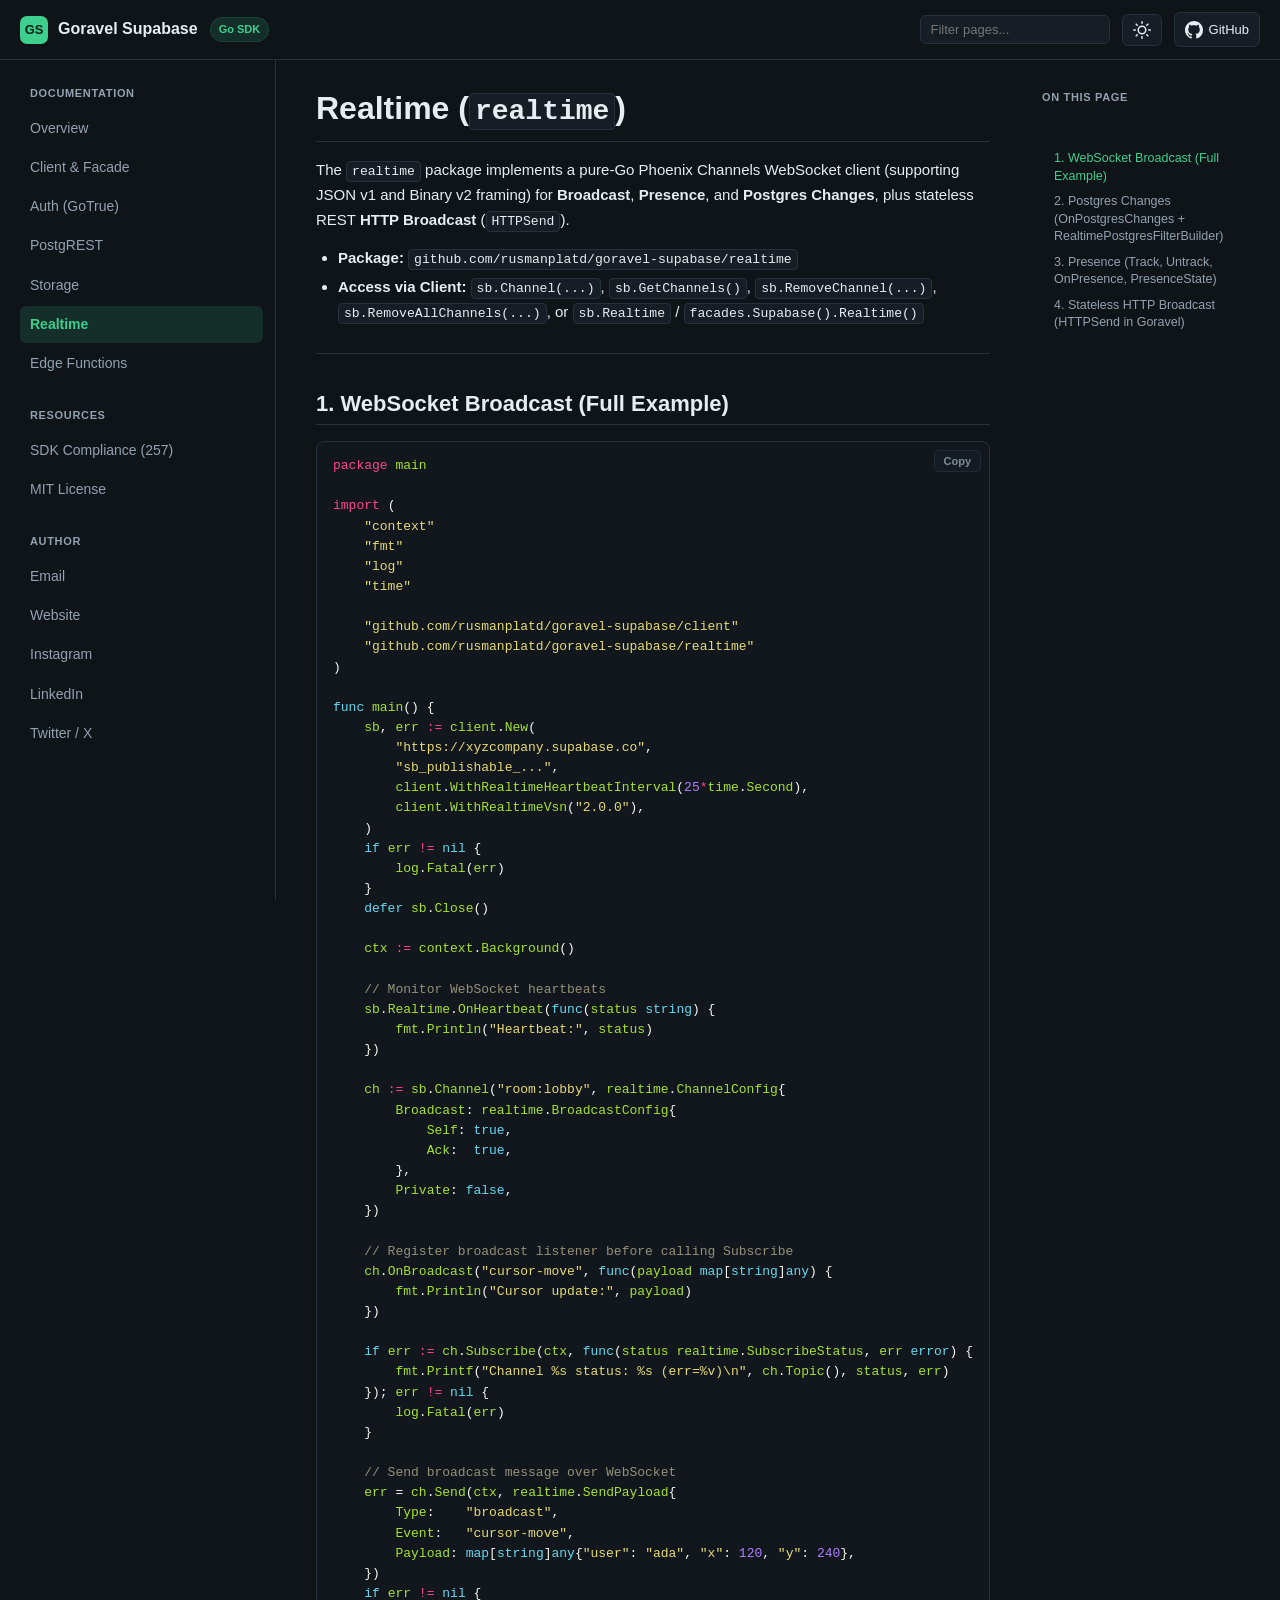
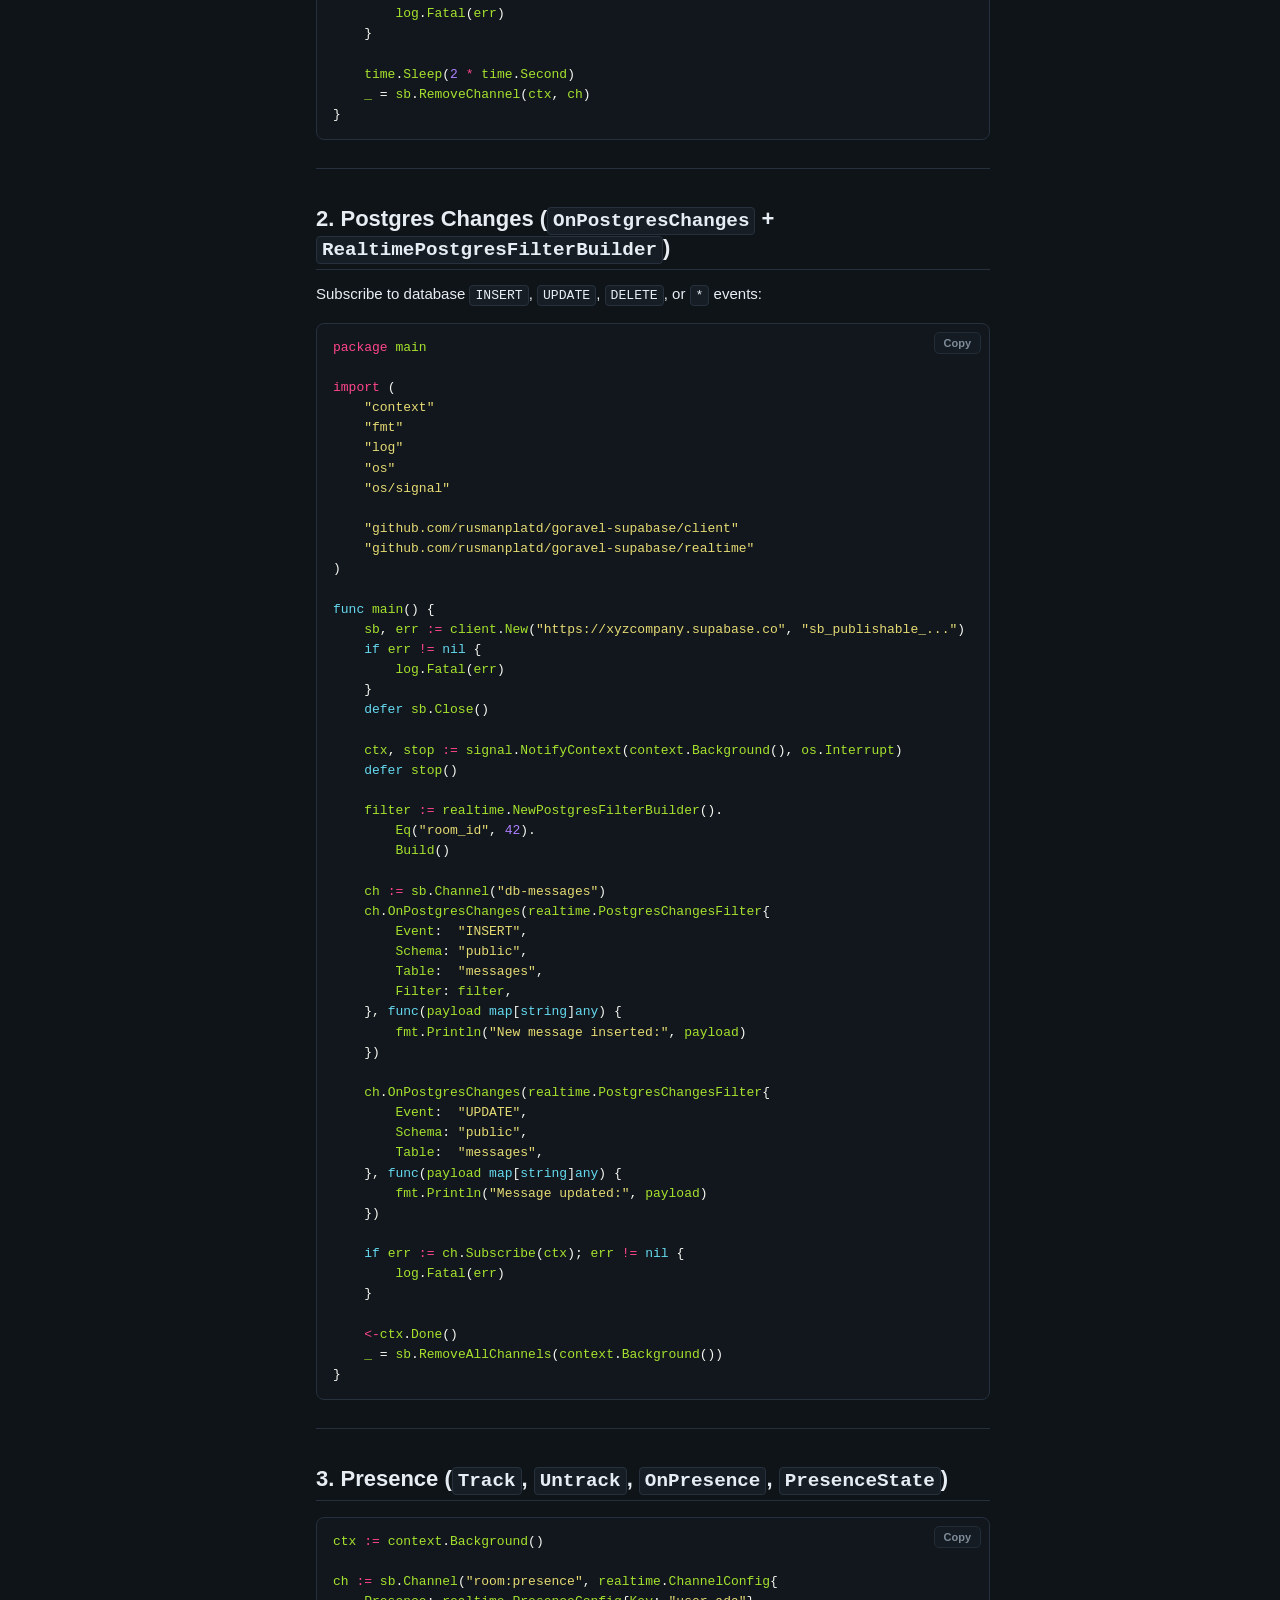
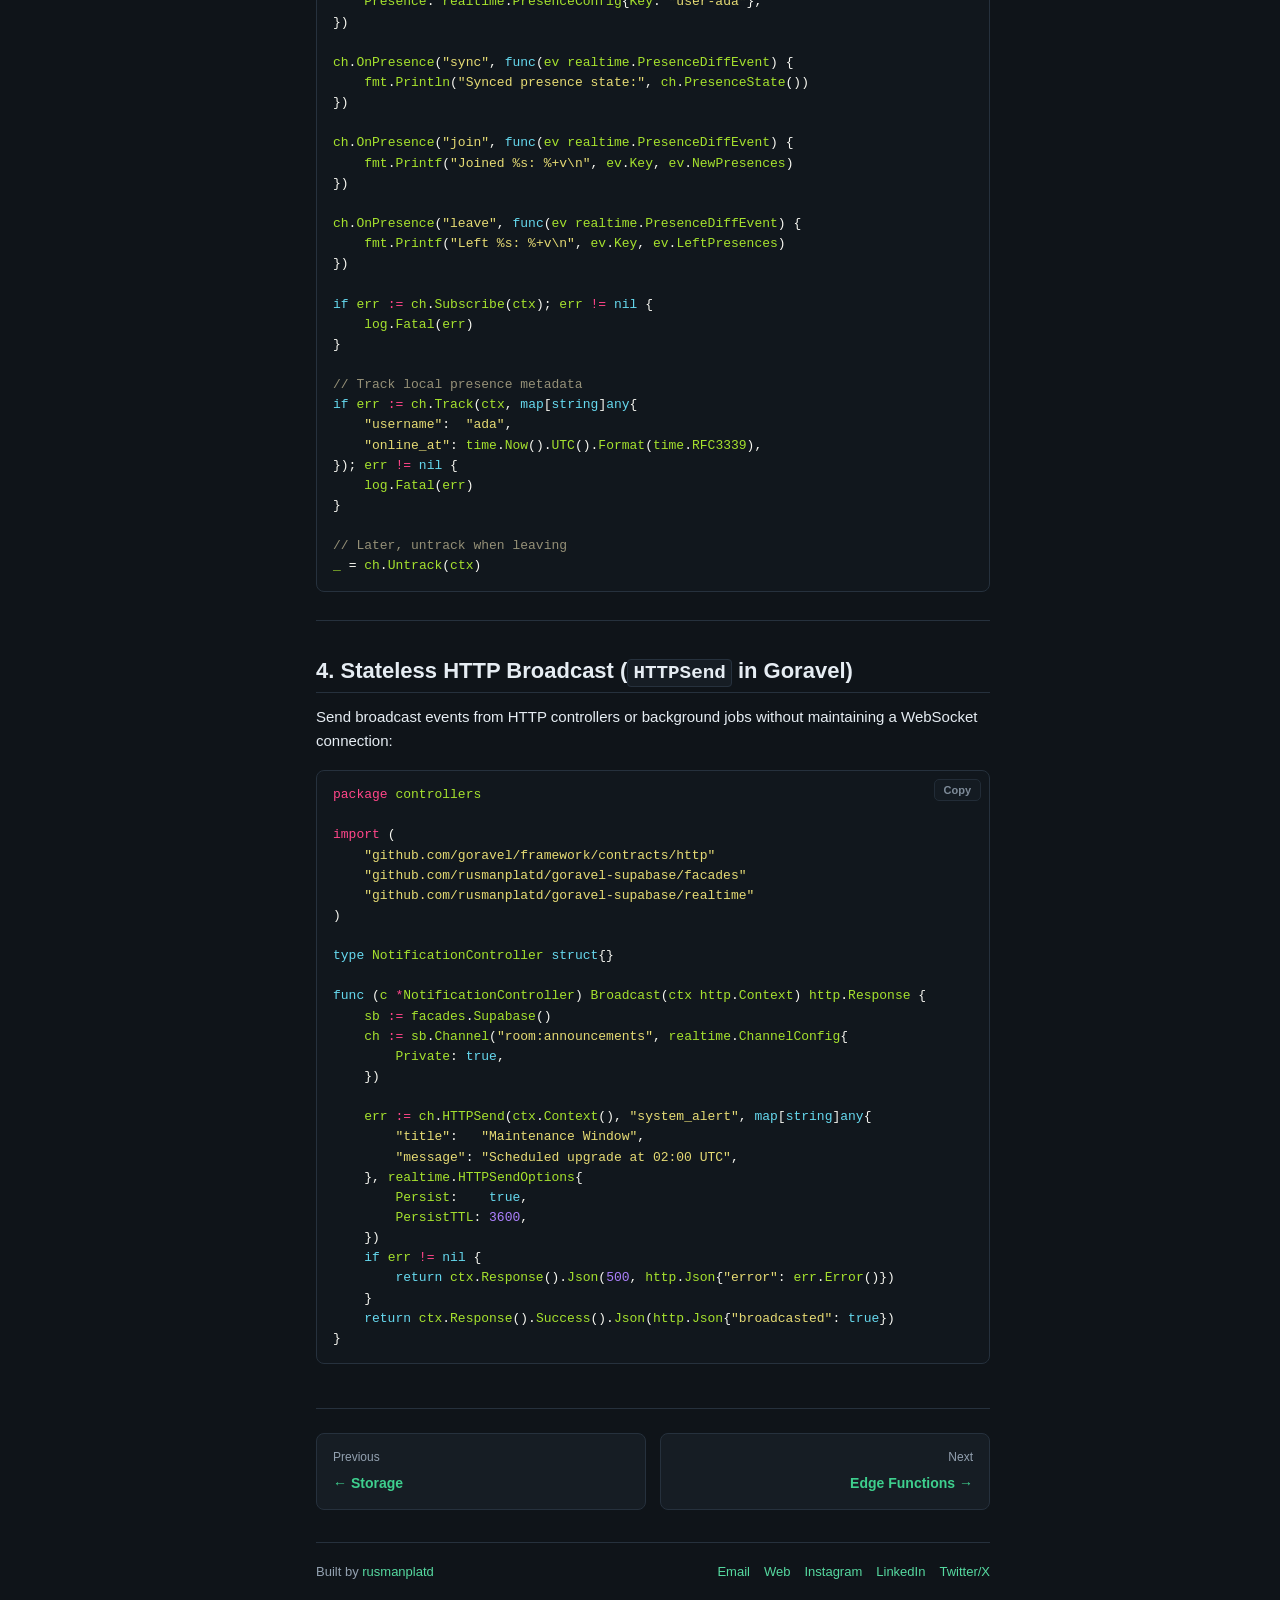
<file: docs/realtime.html>
<!DOCTYPE html>
<html lang="en" data-theme="dark">
<head>
  <meta charset="utf-8" />
  <meta name="viewport" content="width=device-width, initial-scale=1.0" />
  <title>Realtime — Goravel Supabase Docs</title>
  <meta name="description" content="Phoenix Channels WebSocket Broadcast, Postgres Changes, Presence, and HTTP Broadcast." />
  <link rel="stylesheet" href="assets/style.css" />
  <script>
    (function () {
      try {
        var saved = localStorage.getItem("gsb-theme");
        if (saved === "light" || saved === "dark") {
          document.documentElement.setAttribute("data-theme", saved);
        }
      } catch (e) {}
    })();
  </script>
</head>
<body>
  <header class="topbar">
    <div class="topbar-inner">
      <div class="topbar-left">
        <button class="menu-btn" id="menu-toggle" type="button" aria-label="Toggle navigation">
          <svg width="20" height="20" viewBox="0 0 24 24" fill="none" stroke="currentColor" stroke-width="2" stroke-linecap="round">
            <line x1="3" y1="6" x2="21" y2="6"></line>
            <line x1="3" y1="12" x2="21" y2="12"></line>
            <line x1="3" y1="18" x2="21" y2="18"></line>
          </svg>
        </button>
        <a class="brand" href="index.html">
          <span class="brand-badge">GS</span>
          <span class="brand-text">Goravel Supabase</span>
        </a>
        <span class="version-pill">Go SDK</span>
      </div>
      <div class="topbar-right">
        <div class="search-wrap">
          <input id="nav-search" type="search" placeholder="Filter pages..." aria-label="Filter documentation pages" />
        </div>
        <button class="icon-btn" id="theme-toggle" type="button" aria-label="Toggle color theme" title="Toggle light/dark theme">
          <svg class="icon-sun" width="18" height="18" viewBox="0 0 24 24" fill="none" stroke="currentColor" stroke-width="2" stroke-linecap="round" stroke-linejoin="round">
            <circle cx="12" cy="12" r="5"></circle>
            <line x1="12" y1="1" x2="12" y2="3"></line>
            <line x1="12" y1="21" x2="12" y2="23"></line>
            <line x1="4.22" y1="4.22" x2="5.64" y2="5.64"></line>
            <line x1="18.36" y1="18.36" x2="19.78" y2="19.78"></line>
            <line x1="1" y1="12" x2="3" y2="12"></line>
            <line x1="21" y1="12" x2="23" y2="12"></line>
            <line x1="4.22" y1="19.78" x2="5.64" y2="18.36"></line>
            <line x1="18.36" y1="5.64" x2="19.78" y2="4.22"></line>
          </svg>
          <svg class="icon-moon" width="18" height="18" viewBox="0 0 24 24" fill="none" stroke="currentColor" stroke-width="2" stroke-linecap="round" stroke-linejoin="round">
            <path d="M21 12.79A9 9 0 1 1 11.21 3 7 7 0 0 0 21 12.79z"></path>
          </svg>
        </button>
        <a class="repo-link" href="https://github.com/rusmanplatd/goravel-supabase" target="_blank" rel="noopener noreferrer">
          <svg width="18" height="18" viewBox="0 0 24 24" fill="currentColor" aria-hidden="true">
            <path d="M12 0C5.37 0 0 5.37 0 12c0 5.31 3.435 9.795 8.205 11.385.6.105.825-.255.825-.57 0-.285-.015-1.23-.015-2.235-3.015.555-3.795-.735-4.035-1.41-.135-.345-.72-1.41-1.23-1.695-.42-.225-1.02-.78-.015-.795.945-.015 1.62.87 1.845 1.23 1.08 1.815 2.805 1.305 3.495.99.105-.78.42-1.305.765-1.605-2.67-.3-5.46-1.335-5.46-5.925 0-1.305.465-2.385 1.23-3.225-.12-.3-.54-1.53.12-3.18 0 0 1.005-.315 3.3 1.23.96-.27 1.98-.405 3-.405s2.04.135 3 .405c2.295-1.56 3.3-1.23 3.3-1.23.66 1.65.24 2.88.12 3.18.765.84 1.23 1.905 1.23 3.225 0 4.605-2.805 5.625-5.475 5.925.435.375.81 1.095.81 2.22 0 1.605-.015 2.895-.015 3.3 0 .315.225.69.825.57A12.02 12.02 0 0 0 24 12c0-6.63-5.37-12-12-12z"/>
          </svg>
          <span>GitHub</span>
        </a>
      </div>
    </div>
  </header>

  <div class="layout">
    <aside class="sidebar" id="sidebar">
      <div class="sidebar-section">
        <div class="sidebar-heading">Documentation</div>
        <nav class="sidebar-nav" id="sidebar-nav">
          <a class="nav-link" href="index.html">Overview</a>
          <a class="nav-link" href="client.html">Client &amp; Facade</a>
          <a class="nav-link" href="auth.html">Auth (GoTrue)</a>
          <a class="nav-link" href="postgrest.html">PostgREST</a>
          <a class="nav-link" href="storage.html">Storage</a>
          <a class="nav-link active" href="realtime.html">Realtime</a>
          <a class="nav-link" href="functions.html">Edge Functions</a>
        </nav>
      </div>
      <div class="sidebar-section sidebar-meta">
        <div class="sidebar-heading">Resources</div>
        <nav class="sidebar-nav">
          <a class="nav-link" href="https://github.com/rusmanplatd/goravel-supabase/blob/master/sdk-compliance.yaml" target="_blank" rel="noopener noreferrer">SDK Compliance (257)</a>
          <a class="nav-link" href="https://github.com/rusmanplatd/goravel-supabase/blob/master/LICENSE" target="_blank" rel="noopener noreferrer">MIT License</a>
        </nav>
      </div>
      <div class="sidebar-section sidebar-meta">
        <div class="sidebar-heading">Author</div>
        <nav class="sidebar-nav">
          <a class="nav-link" href="mailto:rusmanplatd@gmail.com">Email</a>
          <a class="nav-link" href="https://rusmanplatd.id" target="_blank" rel="noopener noreferrer">Website</a>
          <a class="nav-link" href="https://instagram.com/rusmanplatd" target="_blank" rel="noopener noreferrer">Instagram</a>
          <a class="nav-link" href="https://linkedin.com/in/rusmanplatd" target="_blank" rel="noopener noreferrer">LinkedIn</a>
          <a class="nav-link" href="https://twitter.com/rusmanplatd" target="_blank" rel="noopener noreferrer">Twitter / X</a>
        </nav>
      </div>
    </aside>

    <div class="sidebar-backdrop" id="sidebar-backdrop"></div>

    <main class="content">
      <article class="prose">
        <h1 id="realtime-realtime">Realtime (<code>realtime</code>)</h1>
<p>The <code>realtime</code> package implements a pure-Go Phoenix Channels WebSocket client (supporting JSON v1 and Binary v2 framing) for <strong>Broadcast</strong>, <strong>Presence</strong>, and <strong>Postgres Changes</strong>, plus stateless REST <strong>HTTP Broadcast</strong> (<code>HTTPSend</code>).</p>
<ul>
<li><strong>Package:</strong> <code>github.com/rusmanplatd/goravel-supabase/realtime</code></li>
<li><strong>Access via Client:</strong> <code>sb.Channel(...)</code>, <code>sb.GetChannels()</code>, <code>sb.RemoveChannel(...)</code>, <code>sb.RemoveAllChannels(...)</code>, or <code>sb.Realtime</code> / <code>facades.Supabase().Realtime()</code></li>
</ul>
<hr />
<h2 id="1-websocket-broadcast-full-example">1. WebSocket Broadcast (Full Example)</h2>
<div class="codehilite"><pre><span></span><code><span class="kn">package</span><span class="w"> </span><span class="nx">main</span>

<span class="kn">import</span><span class="w"> </span><span class="p">(</span>
<span class="w">    </span><span class="s">&quot;context&quot;</span>
<span class="w">    </span><span class="s">&quot;fmt&quot;</span>
<span class="w">    </span><span class="s">&quot;log&quot;</span>
<span class="w">    </span><span class="s">&quot;time&quot;</span>

<span class="w">    </span><span class="s">&quot;github.com/rusmanplatd/goravel-supabase/client&quot;</span>
<span class="w">    </span><span class="s">&quot;github.com/rusmanplatd/goravel-supabase/realtime&quot;</span>
<span class="p">)</span>

<span class="kd">func</span><span class="w"> </span><span class="nx">main</span><span class="p">()</span><span class="w"> </span><span class="p">{</span>
<span class="w">    </span><span class="nx">sb</span><span class="p">,</span><span class="w"> </span><span class="nx">err</span><span class="w"> </span><span class="o">:=</span><span class="w"> </span><span class="nx">client</span><span class="p">.</span><span class="nx">New</span><span class="p">(</span>
<span class="w">        </span><span class="s">&quot;https://xyzcompany.supabase.co&quot;</span><span class="p">,</span>
<span class="w">        </span><span class="s">&quot;sb_publishable_...&quot;</span><span class="p">,</span>
<span class="w">        </span><span class="nx">client</span><span class="p">.</span><span class="nx">WithRealtimeHeartbeatInterval</span><span class="p">(</span><span class="mi">25</span><span class="o">*</span><span class="nx">time</span><span class="p">.</span><span class="nx">Second</span><span class="p">),</span>
<span class="w">        </span><span class="nx">client</span><span class="p">.</span><span class="nx">WithRealtimeVsn</span><span class="p">(</span><span class="s">&quot;2.0.0&quot;</span><span class="p">),</span>
<span class="w">    </span><span class="p">)</span>
<span class="w">    </span><span class="k">if</span><span class="w"> </span><span class="nx">err</span><span class="w"> </span><span class="o">!=</span><span class="w"> </span><span class="kc">nil</span><span class="w"> </span><span class="p">{</span>
<span class="w">        </span><span class="nx">log</span><span class="p">.</span><span class="nx">Fatal</span><span class="p">(</span><span class="nx">err</span><span class="p">)</span>
<span class="w">    </span><span class="p">}</span>
<span class="w">    </span><span class="k">defer</span><span class="w"> </span><span class="nx">sb</span><span class="p">.</span><span class="nx">Close</span><span class="p">()</span>

<span class="w">    </span><span class="nx">ctx</span><span class="w"> </span><span class="o">:=</span><span class="w"> </span><span class="nx">context</span><span class="p">.</span><span class="nx">Background</span><span class="p">()</span>

<span class="w">    </span><span class="c1">// Monitor WebSocket heartbeats</span>
<span class="w">    </span><span class="nx">sb</span><span class="p">.</span><span class="nx">Realtime</span><span class="p">.</span><span class="nx">OnHeartbeat</span><span class="p">(</span><span class="kd">func</span><span class="p">(</span><span class="nx">status</span><span class="w"> </span><span class="kt">string</span><span class="p">)</span><span class="w"> </span><span class="p">{</span>
<span class="w">        </span><span class="nx">fmt</span><span class="p">.</span><span class="nx">Println</span><span class="p">(</span><span class="s">&quot;Heartbeat:&quot;</span><span class="p">,</span><span class="w"> </span><span class="nx">status</span><span class="p">)</span>
<span class="w">    </span><span class="p">})</span>

<span class="w">    </span><span class="nx">ch</span><span class="w"> </span><span class="o">:=</span><span class="w"> </span><span class="nx">sb</span><span class="p">.</span><span class="nx">Channel</span><span class="p">(</span><span class="s">&quot;room:lobby&quot;</span><span class="p">,</span><span class="w"> </span><span class="nx">realtime</span><span class="p">.</span><span class="nx">ChannelConfig</span><span class="p">{</span>
<span class="w">        </span><span class="nx">Broadcast</span><span class="p">:</span><span class="w"> </span><span class="nx">realtime</span><span class="p">.</span><span class="nx">BroadcastConfig</span><span class="p">{</span>
<span class="w">            </span><span class="nx">Self</span><span class="p">:</span><span class="w"> </span><span class="kc">true</span><span class="p">,</span>
<span class="w">            </span><span class="nx">Ack</span><span class="p">:</span><span class="w">  </span><span class="kc">true</span><span class="p">,</span>
<span class="w">        </span><span class="p">},</span>
<span class="w">        </span><span class="nx">Private</span><span class="p">:</span><span class="w"> </span><span class="kc">false</span><span class="p">,</span>
<span class="w">    </span><span class="p">})</span>

<span class="w">    </span><span class="c1">// Register broadcast listener before calling Subscribe</span>
<span class="w">    </span><span class="nx">ch</span><span class="p">.</span><span class="nx">OnBroadcast</span><span class="p">(</span><span class="s">&quot;cursor-move&quot;</span><span class="p">,</span><span class="w"> </span><span class="kd">func</span><span class="p">(</span><span class="nx">payload</span><span class="w"> </span><span class="kd">map</span><span class="p">[</span><span class="kt">string</span><span class="p">]</span><span class="kt">any</span><span class="p">)</span><span class="w"> </span><span class="p">{</span>
<span class="w">        </span><span class="nx">fmt</span><span class="p">.</span><span class="nx">Println</span><span class="p">(</span><span class="s">&quot;Cursor update:&quot;</span><span class="p">,</span><span class="w"> </span><span class="nx">payload</span><span class="p">)</span>
<span class="w">    </span><span class="p">})</span>

<span class="w">    </span><span class="k">if</span><span class="w"> </span><span class="nx">err</span><span class="w"> </span><span class="o">:=</span><span class="w"> </span><span class="nx">ch</span><span class="p">.</span><span class="nx">Subscribe</span><span class="p">(</span><span class="nx">ctx</span><span class="p">,</span><span class="w"> </span><span class="kd">func</span><span class="p">(</span><span class="nx">status</span><span class="w"> </span><span class="nx">realtime</span><span class="p">.</span><span class="nx">SubscribeStatus</span><span class="p">,</span><span class="w"> </span><span class="nx">err</span><span class="w"> </span><span class="kt">error</span><span class="p">)</span><span class="w"> </span><span class="p">{</span>
<span class="w">        </span><span class="nx">fmt</span><span class="p">.</span><span class="nx">Printf</span><span class="p">(</span><span class="s">&quot;Channel %s status: %s (err=%v)\n&quot;</span><span class="p">,</span><span class="w"> </span><span class="nx">ch</span><span class="p">.</span><span class="nx">Topic</span><span class="p">(),</span><span class="w"> </span><span class="nx">status</span><span class="p">,</span><span class="w"> </span><span class="nx">err</span><span class="p">)</span>
<span class="w">    </span><span class="p">});</span><span class="w"> </span><span class="nx">err</span><span class="w"> </span><span class="o">!=</span><span class="w"> </span><span class="kc">nil</span><span class="w"> </span><span class="p">{</span>
<span class="w">        </span><span class="nx">log</span><span class="p">.</span><span class="nx">Fatal</span><span class="p">(</span><span class="nx">err</span><span class="p">)</span>
<span class="w">    </span><span class="p">}</span>

<span class="w">    </span><span class="c1">// Send broadcast message over WebSocket</span>
<span class="w">    </span><span class="nx">err</span><span class="w"> </span><span class="p">=</span><span class="w"> </span><span class="nx">ch</span><span class="p">.</span><span class="nx">Send</span><span class="p">(</span><span class="nx">ctx</span><span class="p">,</span><span class="w"> </span><span class="nx">realtime</span><span class="p">.</span><span class="nx">SendPayload</span><span class="p">{</span>
<span class="w">        </span><span class="nx">Type</span><span class="p">:</span><span class="w">    </span><span class="s">&quot;broadcast&quot;</span><span class="p">,</span>
<span class="w">        </span><span class="nx">Event</span><span class="p">:</span><span class="w">   </span><span class="s">&quot;cursor-move&quot;</span><span class="p">,</span>
<span class="w">        </span><span class="nx">Payload</span><span class="p">:</span><span class="w"> </span><span class="kd">map</span><span class="p">[</span><span class="kt">string</span><span class="p">]</span><span class="kt">any</span><span class="p">{</span><span class="s">&quot;user&quot;</span><span class="p">:</span><span class="w"> </span><span class="s">&quot;ada&quot;</span><span class="p">,</span><span class="w"> </span><span class="s">&quot;x&quot;</span><span class="p">:</span><span class="w"> </span><span class="mi">120</span><span class="p">,</span><span class="w"> </span><span class="s">&quot;y&quot;</span><span class="p">:</span><span class="w"> </span><span class="mi">240</span><span class="p">},</span>
<span class="w">    </span><span class="p">})</span>
<span class="w">    </span><span class="k">if</span><span class="w"> </span><span class="nx">err</span><span class="w"> </span><span class="o">!=</span><span class="w"> </span><span class="kc">nil</span><span class="w"> </span><span class="p">{</span>
<span class="w">        </span><span class="nx">log</span><span class="p">.</span><span class="nx">Fatal</span><span class="p">(</span><span class="nx">err</span><span class="p">)</span>
<span class="w">    </span><span class="p">}</span>

<span class="w">    </span><span class="nx">time</span><span class="p">.</span><span class="nx">Sleep</span><span class="p">(</span><span class="mi">2</span><span class="w"> </span><span class="o">*</span><span class="w"> </span><span class="nx">time</span><span class="p">.</span><span class="nx">Second</span><span class="p">)</span>
<span class="w">    </span><span class="nx">_</span><span class="w"> </span><span class="p">=</span><span class="w"> </span><span class="nx">sb</span><span class="p">.</span><span class="nx">RemoveChannel</span><span class="p">(</span><span class="nx">ctx</span><span class="p">,</span><span class="w"> </span><span class="nx">ch</span><span class="p">)</span>
<span class="p">}</span>
</code></pre></div>

<hr />
<h2 id="2-postgres-changes-onpostgreschanges-realtimepostgresfilterbuilder">2. Postgres Changes (<code>OnPostgresChanges</code> + <code>RealtimePostgresFilterBuilder</code>)</h2>
<p>Subscribe to database <code>INSERT</code>, <code>UPDATE</code>, <code>DELETE</code>, or <code>*</code> events:</p>
<div class="codehilite"><pre><span></span><code><span class="kn">package</span><span class="w"> </span><span class="nx">main</span>

<span class="kn">import</span><span class="w"> </span><span class="p">(</span>
<span class="w">    </span><span class="s">&quot;context&quot;</span>
<span class="w">    </span><span class="s">&quot;fmt&quot;</span>
<span class="w">    </span><span class="s">&quot;log&quot;</span>
<span class="w">    </span><span class="s">&quot;os&quot;</span>
<span class="w">    </span><span class="s">&quot;os/signal&quot;</span>

<span class="w">    </span><span class="s">&quot;github.com/rusmanplatd/goravel-supabase/client&quot;</span>
<span class="w">    </span><span class="s">&quot;github.com/rusmanplatd/goravel-supabase/realtime&quot;</span>
<span class="p">)</span>

<span class="kd">func</span><span class="w"> </span><span class="nx">main</span><span class="p">()</span><span class="w"> </span><span class="p">{</span>
<span class="w">    </span><span class="nx">sb</span><span class="p">,</span><span class="w"> </span><span class="nx">err</span><span class="w"> </span><span class="o">:=</span><span class="w"> </span><span class="nx">client</span><span class="p">.</span><span class="nx">New</span><span class="p">(</span><span class="s">&quot;https://xyzcompany.supabase.co&quot;</span><span class="p">,</span><span class="w"> </span><span class="s">&quot;sb_publishable_...&quot;</span><span class="p">)</span>
<span class="w">    </span><span class="k">if</span><span class="w"> </span><span class="nx">err</span><span class="w"> </span><span class="o">!=</span><span class="w"> </span><span class="kc">nil</span><span class="w"> </span><span class="p">{</span>
<span class="w">        </span><span class="nx">log</span><span class="p">.</span><span class="nx">Fatal</span><span class="p">(</span><span class="nx">err</span><span class="p">)</span>
<span class="w">    </span><span class="p">}</span>
<span class="w">    </span><span class="k">defer</span><span class="w"> </span><span class="nx">sb</span><span class="p">.</span><span class="nx">Close</span><span class="p">()</span>

<span class="w">    </span><span class="nx">ctx</span><span class="p">,</span><span class="w"> </span><span class="nx">stop</span><span class="w"> </span><span class="o">:=</span><span class="w"> </span><span class="nx">signal</span><span class="p">.</span><span class="nx">NotifyContext</span><span class="p">(</span><span class="nx">context</span><span class="p">.</span><span class="nx">Background</span><span class="p">(),</span><span class="w"> </span><span class="nx">os</span><span class="p">.</span><span class="nx">Interrupt</span><span class="p">)</span>
<span class="w">    </span><span class="k">defer</span><span class="w"> </span><span class="nx">stop</span><span class="p">()</span>

<span class="w">    </span><span class="nx">filter</span><span class="w"> </span><span class="o">:=</span><span class="w"> </span><span class="nx">realtime</span><span class="p">.</span><span class="nx">NewPostgresFilterBuilder</span><span class="p">().</span>
<span class="w">        </span><span class="nx">Eq</span><span class="p">(</span><span class="s">&quot;room_id&quot;</span><span class="p">,</span><span class="w"> </span><span class="mi">42</span><span class="p">).</span>
<span class="w">        </span><span class="nx">Build</span><span class="p">()</span>

<span class="w">    </span><span class="nx">ch</span><span class="w"> </span><span class="o">:=</span><span class="w"> </span><span class="nx">sb</span><span class="p">.</span><span class="nx">Channel</span><span class="p">(</span><span class="s">&quot;db-messages&quot;</span><span class="p">)</span>
<span class="w">    </span><span class="nx">ch</span><span class="p">.</span><span class="nx">OnPostgresChanges</span><span class="p">(</span><span class="nx">realtime</span><span class="p">.</span><span class="nx">PostgresChangesFilter</span><span class="p">{</span>
<span class="w">        </span><span class="nx">Event</span><span class="p">:</span><span class="w">  </span><span class="s">&quot;INSERT&quot;</span><span class="p">,</span>
<span class="w">        </span><span class="nx">Schema</span><span class="p">:</span><span class="w"> </span><span class="s">&quot;public&quot;</span><span class="p">,</span>
<span class="w">        </span><span class="nx">Table</span><span class="p">:</span><span class="w">  </span><span class="s">&quot;messages&quot;</span><span class="p">,</span>
<span class="w">        </span><span class="nx">Filter</span><span class="p">:</span><span class="w"> </span><span class="nx">filter</span><span class="p">,</span>
<span class="w">    </span><span class="p">},</span><span class="w"> </span><span class="kd">func</span><span class="p">(</span><span class="nx">payload</span><span class="w"> </span><span class="kd">map</span><span class="p">[</span><span class="kt">string</span><span class="p">]</span><span class="kt">any</span><span class="p">)</span><span class="w"> </span><span class="p">{</span>
<span class="w">        </span><span class="nx">fmt</span><span class="p">.</span><span class="nx">Println</span><span class="p">(</span><span class="s">&quot;New message inserted:&quot;</span><span class="p">,</span><span class="w"> </span><span class="nx">payload</span><span class="p">)</span>
<span class="w">    </span><span class="p">})</span>

<span class="w">    </span><span class="nx">ch</span><span class="p">.</span><span class="nx">OnPostgresChanges</span><span class="p">(</span><span class="nx">realtime</span><span class="p">.</span><span class="nx">PostgresChangesFilter</span><span class="p">{</span>
<span class="w">        </span><span class="nx">Event</span><span class="p">:</span><span class="w">  </span><span class="s">&quot;UPDATE&quot;</span><span class="p">,</span>
<span class="w">        </span><span class="nx">Schema</span><span class="p">:</span><span class="w"> </span><span class="s">&quot;public&quot;</span><span class="p">,</span>
<span class="w">        </span><span class="nx">Table</span><span class="p">:</span><span class="w">  </span><span class="s">&quot;messages&quot;</span><span class="p">,</span>
<span class="w">    </span><span class="p">},</span><span class="w"> </span><span class="kd">func</span><span class="p">(</span><span class="nx">payload</span><span class="w"> </span><span class="kd">map</span><span class="p">[</span><span class="kt">string</span><span class="p">]</span><span class="kt">any</span><span class="p">)</span><span class="w"> </span><span class="p">{</span>
<span class="w">        </span><span class="nx">fmt</span><span class="p">.</span><span class="nx">Println</span><span class="p">(</span><span class="s">&quot;Message updated:&quot;</span><span class="p">,</span><span class="w"> </span><span class="nx">payload</span><span class="p">)</span>
<span class="w">    </span><span class="p">})</span>

<span class="w">    </span><span class="k">if</span><span class="w"> </span><span class="nx">err</span><span class="w"> </span><span class="o">:=</span><span class="w"> </span><span class="nx">ch</span><span class="p">.</span><span class="nx">Subscribe</span><span class="p">(</span><span class="nx">ctx</span><span class="p">);</span><span class="w"> </span><span class="nx">err</span><span class="w"> </span><span class="o">!=</span><span class="w"> </span><span class="kc">nil</span><span class="w"> </span><span class="p">{</span>
<span class="w">        </span><span class="nx">log</span><span class="p">.</span><span class="nx">Fatal</span><span class="p">(</span><span class="nx">err</span><span class="p">)</span>
<span class="w">    </span><span class="p">}</span>

<span class="w">    </span><span class="o">&lt;-</span><span class="nx">ctx</span><span class="p">.</span><span class="nx">Done</span><span class="p">()</span>
<span class="w">    </span><span class="nx">_</span><span class="w"> </span><span class="p">=</span><span class="w"> </span><span class="nx">sb</span><span class="p">.</span><span class="nx">RemoveAllChannels</span><span class="p">(</span><span class="nx">context</span><span class="p">.</span><span class="nx">Background</span><span class="p">())</span>
<span class="p">}</span>
</code></pre></div>

<hr />
<h2 id="3-presence-track-untrack-onpresence-presencestate">3. Presence (<code>Track</code>, <code>Untrack</code>, <code>OnPresence</code>, <code>PresenceState</code>)</h2>
<div class="codehilite"><pre><span></span><code><span class="nx">ctx</span><span class="w"> </span><span class="o">:=</span><span class="w"> </span><span class="nx">context</span><span class="p">.</span><span class="nx">Background</span><span class="p">()</span>

<span class="nx">ch</span><span class="w"> </span><span class="o">:=</span><span class="w"> </span><span class="nx">sb</span><span class="p">.</span><span class="nx">Channel</span><span class="p">(</span><span class="s">&quot;room:presence&quot;</span><span class="p">,</span><span class="w"> </span><span class="nx">realtime</span><span class="p">.</span><span class="nx">ChannelConfig</span><span class="p">{</span>
<span class="w">    </span><span class="nx">Presence</span><span class="p">:</span><span class="w"> </span><span class="nx">realtime</span><span class="p">.</span><span class="nx">PresenceConfig</span><span class="p">{</span><span class="nx">Key</span><span class="p">:</span><span class="w"> </span><span class="s">&quot;user-ada&quot;</span><span class="p">},</span>
<span class="p">})</span>

<span class="nx">ch</span><span class="p">.</span><span class="nx">OnPresence</span><span class="p">(</span><span class="s">&quot;sync&quot;</span><span class="p">,</span><span class="w"> </span><span class="kd">func</span><span class="p">(</span><span class="nx">ev</span><span class="w"> </span><span class="nx">realtime</span><span class="p">.</span><span class="nx">PresenceDiffEvent</span><span class="p">)</span><span class="w"> </span><span class="p">{</span>
<span class="w">    </span><span class="nx">fmt</span><span class="p">.</span><span class="nx">Println</span><span class="p">(</span><span class="s">&quot;Synced presence state:&quot;</span><span class="p">,</span><span class="w"> </span><span class="nx">ch</span><span class="p">.</span><span class="nx">PresenceState</span><span class="p">())</span>
<span class="p">})</span>

<span class="nx">ch</span><span class="p">.</span><span class="nx">OnPresence</span><span class="p">(</span><span class="s">&quot;join&quot;</span><span class="p">,</span><span class="w"> </span><span class="kd">func</span><span class="p">(</span><span class="nx">ev</span><span class="w"> </span><span class="nx">realtime</span><span class="p">.</span><span class="nx">PresenceDiffEvent</span><span class="p">)</span><span class="w"> </span><span class="p">{</span>
<span class="w">    </span><span class="nx">fmt</span><span class="p">.</span><span class="nx">Printf</span><span class="p">(</span><span class="s">&quot;Joined %s: %+v\n&quot;</span><span class="p">,</span><span class="w"> </span><span class="nx">ev</span><span class="p">.</span><span class="nx">Key</span><span class="p">,</span><span class="w"> </span><span class="nx">ev</span><span class="p">.</span><span class="nx">NewPresences</span><span class="p">)</span>
<span class="p">})</span>

<span class="nx">ch</span><span class="p">.</span><span class="nx">OnPresence</span><span class="p">(</span><span class="s">&quot;leave&quot;</span><span class="p">,</span><span class="w"> </span><span class="kd">func</span><span class="p">(</span><span class="nx">ev</span><span class="w"> </span><span class="nx">realtime</span><span class="p">.</span><span class="nx">PresenceDiffEvent</span><span class="p">)</span><span class="w"> </span><span class="p">{</span>
<span class="w">    </span><span class="nx">fmt</span><span class="p">.</span><span class="nx">Printf</span><span class="p">(</span><span class="s">&quot;Left %s: %+v\n&quot;</span><span class="p">,</span><span class="w"> </span><span class="nx">ev</span><span class="p">.</span><span class="nx">Key</span><span class="p">,</span><span class="w"> </span><span class="nx">ev</span><span class="p">.</span><span class="nx">LeftPresences</span><span class="p">)</span>
<span class="p">})</span>

<span class="k">if</span><span class="w"> </span><span class="nx">err</span><span class="w"> </span><span class="o">:=</span><span class="w"> </span><span class="nx">ch</span><span class="p">.</span><span class="nx">Subscribe</span><span class="p">(</span><span class="nx">ctx</span><span class="p">);</span><span class="w"> </span><span class="nx">err</span><span class="w"> </span><span class="o">!=</span><span class="w"> </span><span class="kc">nil</span><span class="w"> </span><span class="p">{</span>
<span class="w">    </span><span class="nx">log</span><span class="p">.</span><span class="nx">Fatal</span><span class="p">(</span><span class="nx">err</span><span class="p">)</span>
<span class="p">}</span>

<span class="c1">// Track local presence metadata</span>
<span class="k">if</span><span class="w"> </span><span class="nx">err</span><span class="w"> </span><span class="o">:=</span><span class="w"> </span><span class="nx">ch</span><span class="p">.</span><span class="nx">Track</span><span class="p">(</span><span class="nx">ctx</span><span class="p">,</span><span class="w"> </span><span class="kd">map</span><span class="p">[</span><span class="kt">string</span><span class="p">]</span><span class="kt">any</span><span class="p">{</span>
<span class="w">    </span><span class="s">&quot;username&quot;</span><span class="p">:</span><span class="w">  </span><span class="s">&quot;ada&quot;</span><span class="p">,</span>
<span class="w">    </span><span class="s">&quot;online_at&quot;</span><span class="p">:</span><span class="w"> </span><span class="nx">time</span><span class="p">.</span><span class="nx">Now</span><span class="p">().</span><span class="nx">UTC</span><span class="p">().</span><span class="nx">Format</span><span class="p">(</span><span class="nx">time</span><span class="p">.</span><span class="nx">RFC3339</span><span class="p">),</span>
<span class="p">});</span><span class="w"> </span><span class="nx">err</span><span class="w"> </span><span class="o">!=</span><span class="w"> </span><span class="kc">nil</span><span class="w"> </span><span class="p">{</span>
<span class="w">    </span><span class="nx">log</span><span class="p">.</span><span class="nx">Fatal</span><span class="p">(</span><span class="nx">err</span><span class="p">)</span>
<span class="p">}</span>

<span class="c1">// Later, untrack when leaving</span>
<span class="nx">_</span><span class="w"> </span><span class="p">=</span><span class="w"> </span><span class="nx">ch</span><span class="p">.</span><span class="nx">Untrack</span><span class="p">(</span><span class="nx">ctx</span><span class="p">)</span>
</code></pre></div>

<hr />
<h2 id="4-stateless-http-broadcast-httpsend-in-goravel">4. Stateless HTTP Broadcast (<code>HTTPSend</code> in Goravel)</h2>
<p>Send broadcast events from HTTP controllers or background jobs without maintaining a WebSocket connection:</p>
<div class="codehilite"><pre><span></span><code><span class="kn">package</span><span class="w"> </span><span class="nx">controllers</span>

<span class="kn">import</span><span class="w"> </span><span class="p">(</span>
<span class="w">    </span><span class="s">&quot;github.com/goravel/framework/contracts/http&quot;</span>
<span class="w">    </span><span class="s">&quot;github.com/rusmanplatd/goravel-supabase/facades&quot;</span>
<span class="w">    </span><span class="s">&quot;github.com/rusmanplatd/goravel-supabase/realtime&quot;</span>
<span class="p">)</span>

<span class="kd">type</span><span class="w"> </span><span class="nx">NotificationController</span><span class="w"> </span><span class="kd">struct</span><span class="p">{}</span>

<span class="kd">func</span><span class="w"> </span><span class="p">(</span><span class="nx">c</span><span class="w"> </span><span class="o">*</span><span class="nx">NotificationController</span><span class="p">)</span><span class="w"> </span><span class="nx">Broadcast</span><span class="p">(</span><span class="nx">ctx</span><span class="w"> </span><span class="nx">http</span><span class="p">.</span><span class="nx">Context</span><span class="p">)</span><span class="w"> </span><span class="nx">http</span><span class="p">.</span><span class="nx">Response</span><span class="w"> </span><span class="p">{</span>
<span class="w">    </span><span class="nx">sb</span><span class="w"> </span><span class="o">:=</span><span class="w"> </span><span class="nx">facades</span><span class="p">.</span><span class="nx">Supabase</span><span class="p">()</span>
<span class="w">    </span><span class="nx">ch</span><span class="w"> </span><span class="o">:=</span><span class="w"> </span><span class="nx">sb</span><span class="p">.</span><span class="nx">Channel</span><span class="p">(</span><span class="s">&quot;room:announcements&quot;</span><span class="p">,</span><span class="w"> </span><span class="nx">realtime</span><span class="p">.</span><span class="nx">ChannelConfig</span><span class="p">{</span>
<span class="w">        </span><span class="nx">Private</span><span class="p">:</span><span class="w"> </span><span class="kc">true</span><span class="p">,</span>
<span class="w">    </span><span class="p">})</span>

<span class="w">    </span><span class="nx">err</span><span class="w"> </span><span class="o">:=</span><span class="w"> </span><span class="nx">ch</span><span class="p">.</span><span class="nx">HTTPSend</span><span class="p">(</span><span class="nx">ctx</span><span class="p">.</span><span class="nx">Context</span><span class="p">(),</span><span class="w"> </span><span class="s">&quot;system_alert&quot;</span><span class="p">,</span><span class="w"> </span><span class="kd">map</span><span class="p">[</span><span class="kt">string</span><span class="p">]</span><span class="kt">any</span><span class="p">{</span>
<span class="w">        </span><span class="s">&quot;title&quot;</span><span class="p">:</span><span class="w">   </span><span class="s">&quot;Maintenance Window&quot;</span><span class="p">,</span>
<span class="w">        </span><span class="s">&quot;message&quot;</span><span class="p">:</span><span class="w"> </span><span class="s">&quot;Scheduled upgrade at 02:00 UTC&quot;</span><span class="p">,</span>
<span class="w">    </span><span class="p">},</span><span class="w"> </span><span class="nx">realtime</span><span class="p">.</span><span class="nx">HTTPSendOptions</span><span class="p">{</span>
<span class="w">        </span><span class="nx">Persist</span><span class="p">:</span><span class="w">    </span><span class="kc">true</span><span class="p">,</span>
<span class="w">        </span><span class="nx">PersistTTL</span><span class="p">:</span><span class="w"> </span><span class="mi">3600</span><span class="p">,</span>
<span class="w">    </span><span class="p">})</span>
<span class="w">    </span><span class="k">if</span><span class="w"> </span><span class="nx">err</span><span class="w"> </span><span class="o">!=</span><span class="w"> </span><span class="kc">nil</span><span class="w"> </span><span class="p">{</span>
<span class="w">        </span><span class="k">return</span><span class="w"> </span><span class="nx">ctx</span><span class="p">.</span><span class="nx">Response</span><span class="p">().</span><span class="nx">Json</span><span class="p">(</span><span class="mi">500</span><span class="p">,</span><span class="w"> </span><span class="nx">http</span><span class="p">.</span><span class="nx">Json</span><span class="p">{</span><span class="s">&quot;error&quot;</span><span class="p">:</span><span class="w"> </span><span class="nx">err</span><span class="p">.</span><span class="nx">Error</span><span class="p">()})</span>
<span class="w">    </span><span class="p">}</span>
<span class="w">    </span><span class="k">return</span><span class="w"> </span><span class="nx">ctx</span><span class="p">.</span><span class="nx">Response</span><span class="p">().</span><span class="nx">Success</span><span class="p">().</span><span class="nx">Json</span><span class="p">(</span><span class="nx">http</span><span class="p">.</span><span class="nx">Json</span><span class="p">{</span><span class="s">&quot;broadcasted&quot;</span><span class="p">:</span><span class="w"> </span><span class="kc">true</span><span class="p">})</span>
<span class="p">}</span>
</code></pre></div>
      </article>
      <nav class="pager" aria-label="Pagination">
<a class="pager-card pager-prev" href="storage.html"><span class="pager-label">Previous</span><span class="pager-title">&larr; Storage</span></a>
<a class="pager-card pager-next" href="functions.html"><span class="pager-label">Next</span><span class="pager-title">Edge Functions &rarr;</span></a>
</nav>
      <footer class="site-footer">
        <span>Built by <a href="https://rusmanplatd.id" target="_blank" rel="noopener noreferrer">rusmanplatd</a></span>
        <span class="footer-links">
          <a href="mailto:rusmanplatd@gmail.com">Email</a>
          <a href="https://rusmanplatd.id" target="_blank" rel="noopener noreferrer">Web</a>
          <a href="https://instagram.com/rusmanplatd" target="_blank" rel="noopener noreferrer">Instagram</a>
          <a href="https://linkedin.com/in/rusmanplatd" target="_blank" rel="noopener noreferrer">LinkedIn</a>
          <a href="https://twitter.com/rusmanplatd" target="_blank" rel="noopener noreferrer">Twitter/X</a>
        </span>
      </footer>
    </main>

    <aside class="toc" aria-label="Table of contents">
      <div class="toc-inner">
        <div class="toc-heading">On this page</div>
        <div class="toc">
<ul>
<li><a href="#1-websocket-broadcast-full-example">1. WebSocket Broadcast (Full Example)</a></li>
<li><a href="#2-postgres-changes-onpostgreschanges-realtimepostgresfilterbuilder">2. Postgres Changes (OnPostgresChanges + RealtimePostgresFilterBuilder)</a></li>
<li><a href="#3-presence-track-untrack-onpresence-presencestate">3. Presence (Track, Untrack, OnPresence, PresenceState)</a></li>
<li><a href="#4-stateless-http-broadcast-httpsend-in-goravel">4. Stateless HTTP Broadcast (HTTPSend in Goravel)</a></li>
</ul>
</div>

      </div>
    </aside>
  </div>

  <script src="assets/app.js"></script>
</body>
</html>
</file>
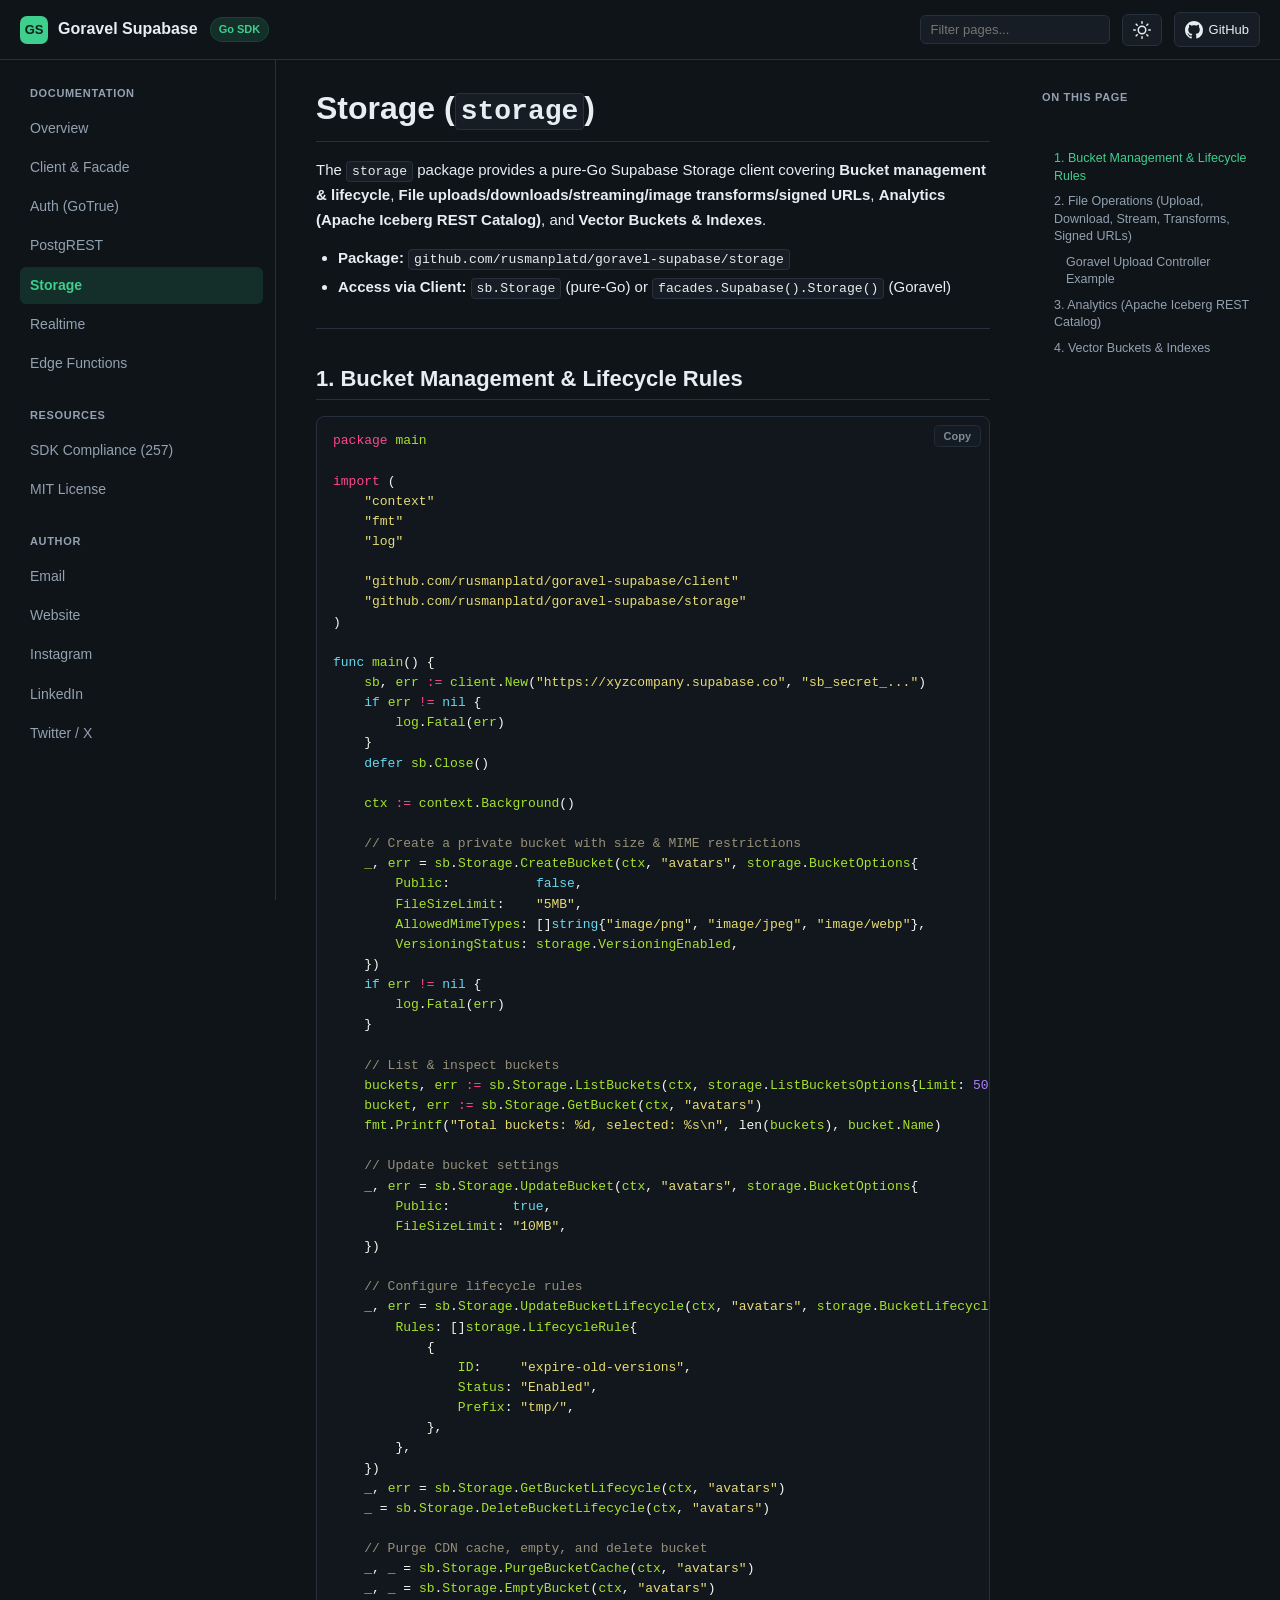
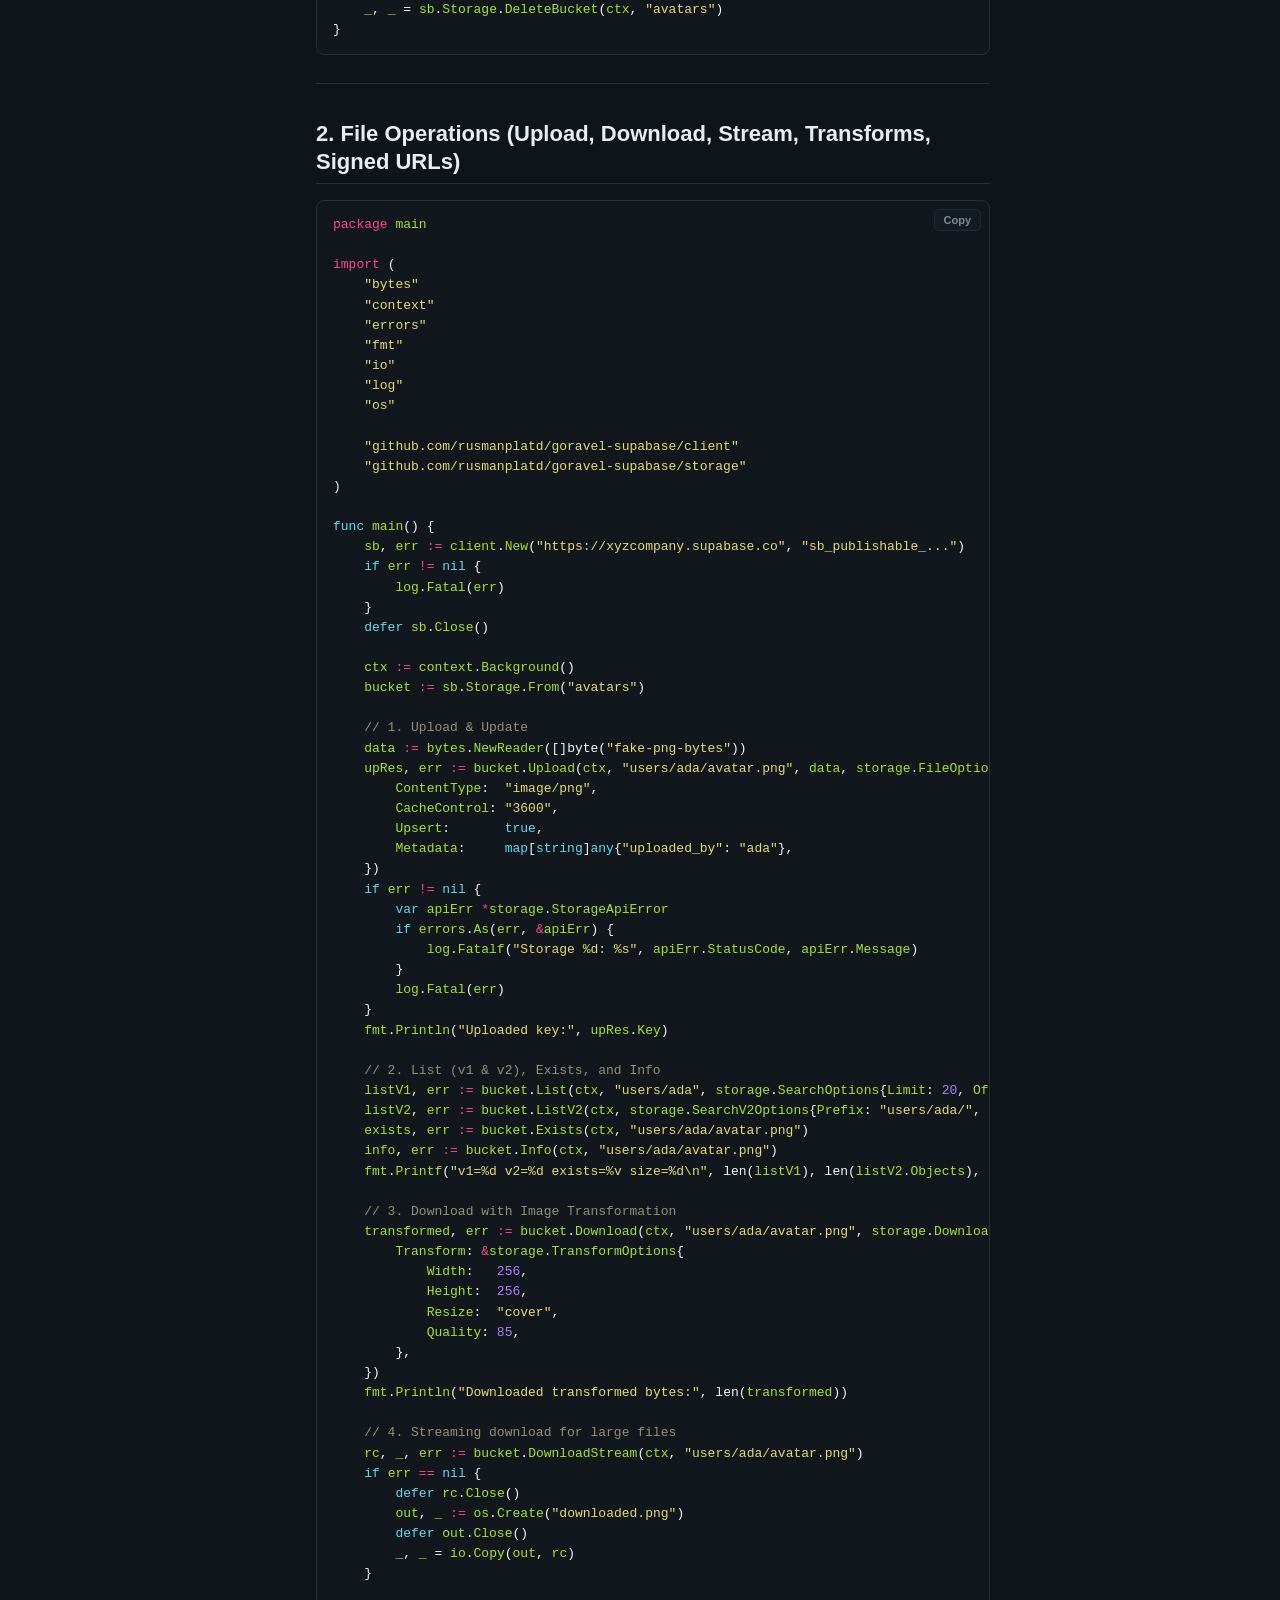
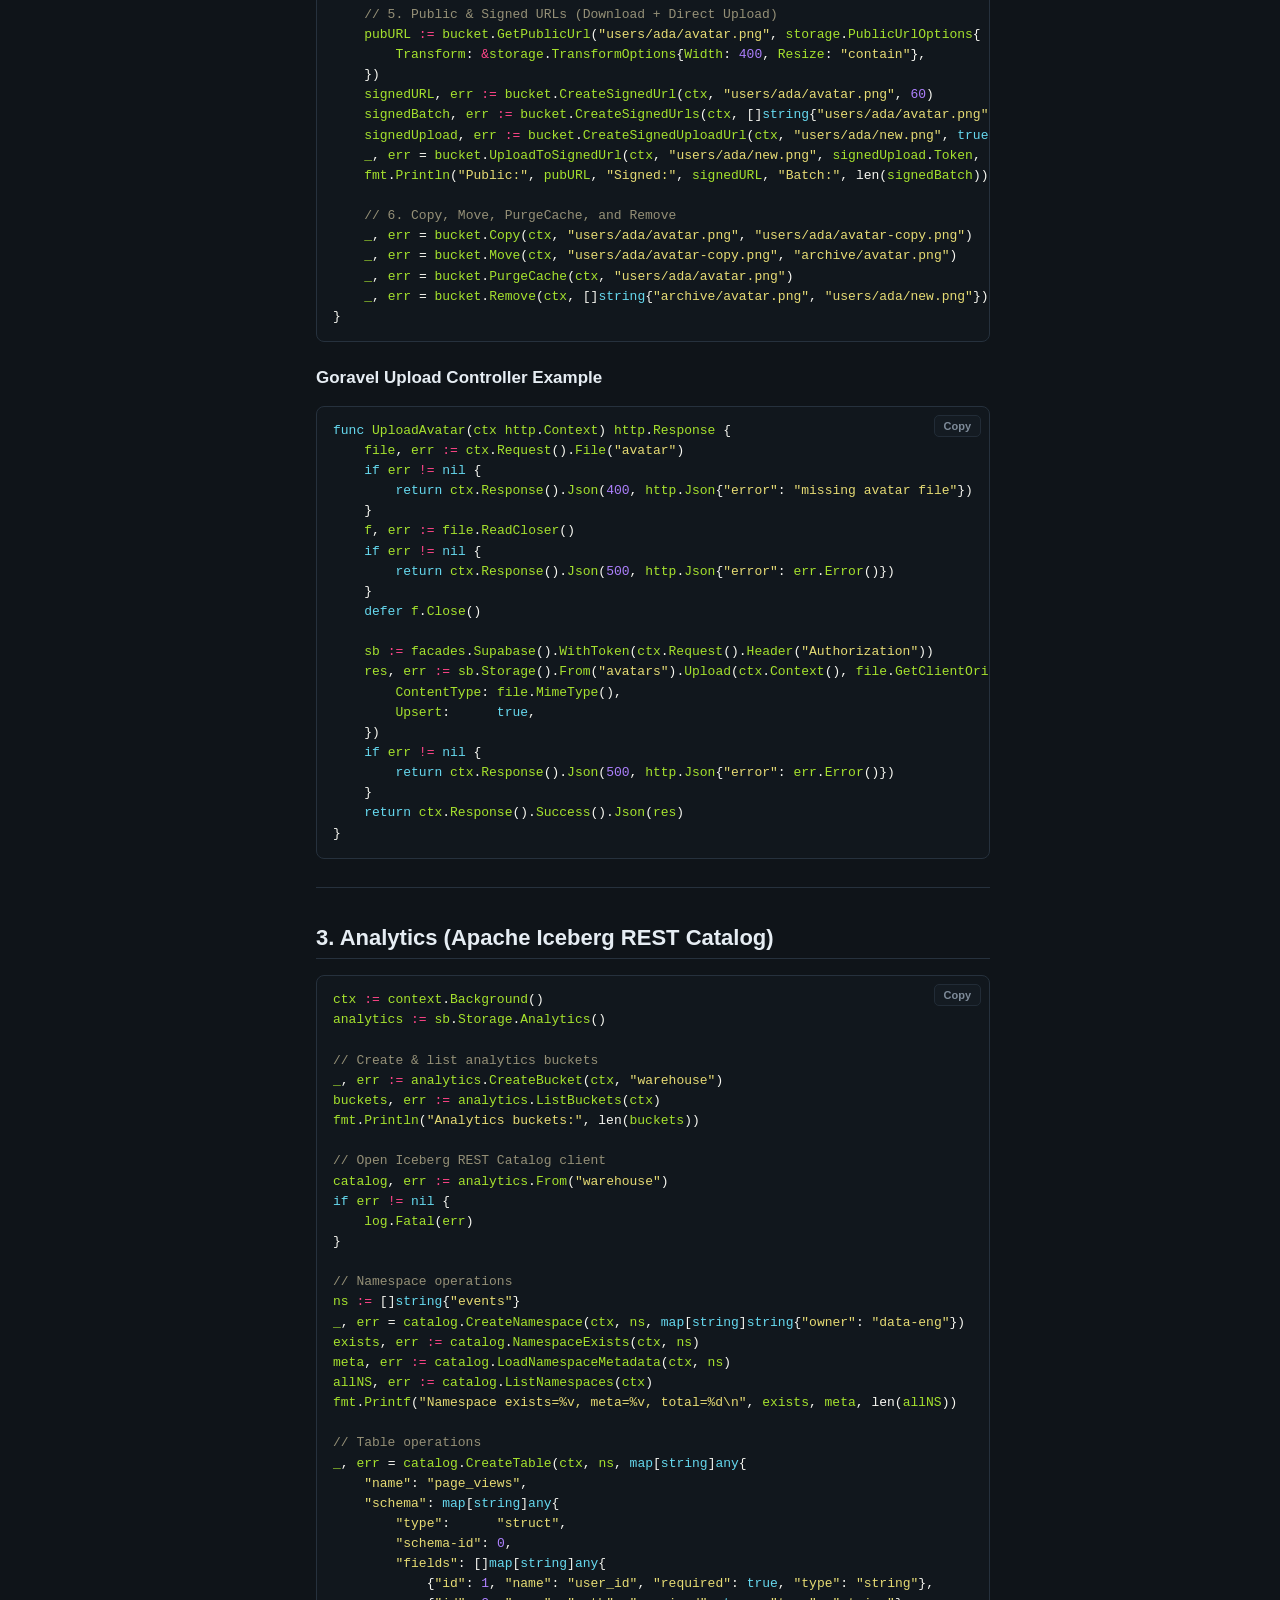
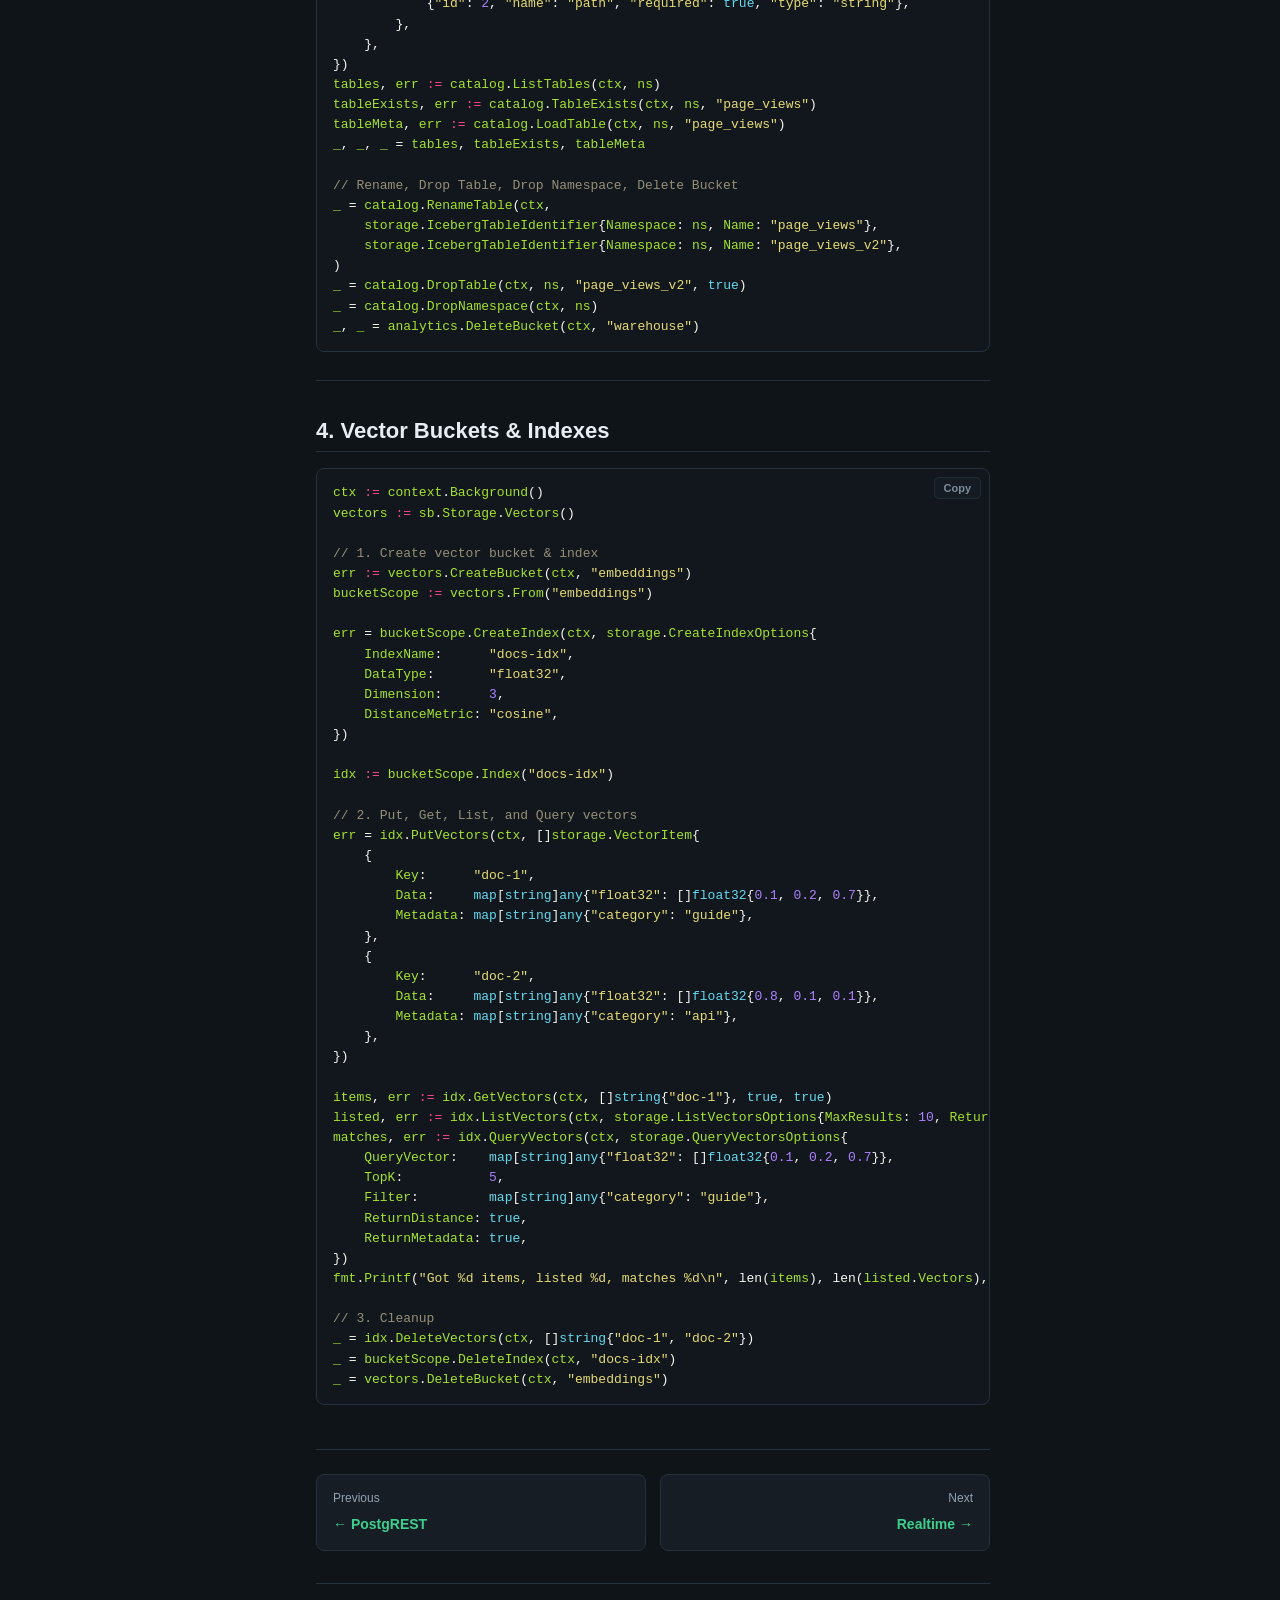
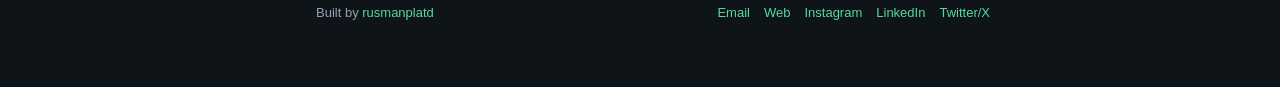
<file: docs/storage.html>
<!DOCTYPE html>
<html lang="en" data-theme="dark">
<head>
  <meta charset="utf-8" />
  <meta name="viewport" content="width=device-width, initial-scale=1.0" />
  <title>Storage — Goravel Supabase Docs</title>
  <meta name="description" content="Buckets, file uploads/downloads, image transforms, signed URLs, Analytics Iceberg, and Vectors." />
  <link rel="stylesheet" href="assets/style.css" />
  <script>
    (function () {
      try {
        var saved = localStorage.getItem("gsb-theme");
        if (saved === "light" || saved === "dark") {
          document.documentElement.setAttribute("data-theme", saved);
        }
      } catch (e) {}
    })();
  </script>
</head>
<body>
  <header class="topbar">
    <div class="topbar-inner">
      <div class="topbar-left">
        <button class="menu-btn" id="menu-toggle" type="button" aria-label="Toggle navigation">
          <svg width="20" height="20" viewBox="0 0 24 24" fill="none" stroke="currentColor" stroke-width="2" stroke-linecap="round">
            <line x1="3" y1="6" x2="21" y2="6"></line>
            <line x1="3" y1="12" x2="21" y2="12"></line>
            <line x1="3" y1="18" x2="21" y2="18"></line>
          </svg>
        </button>
        <a class="brand" href="index.html">
          <span class="brand-badge">GS</span>
          <span class="brand-text">Goravel Supabase</span>
        </a>
        <span class="version-pill">Go SDK</span>
      </div>
      <div class="topbar-right">
        <div class="search-wrap">
          <input id="nav-search" type="search" placeholder="Filter pages..." aria-label="Filter documentation pages" />
        </div>
        <button class="icon-btn" id="theme-toggle" type="button" aria-label="Toggle color theme" title="Toggle light/dark theme">
          <svg class="icon-sun" width="18" height="18" viewBox="0 0 24 24" fill="none" stroke="currentColor" stroke-width="2" stroke-linecap="round" stroke-linejoin="round">
            <circle cx="12" cy="12" r="5"></circle>
            <line x1="12" y1="1" x2="12" y2="3"></line>
            <line x1="12" y1="21" x2="12" y2="23"></line>
            <line x1="4.22" y1="4.22" x2="5.64" y2="5.64"></line>
            <line x1="18.36" y1="18.36" x2="19.78" y2="19.78"></line>
            <line x1="1" y1="12" x2="3" y2="12"></line>
            <line x1="21" y1="12" x2="23" y2="12"></line>
            <line x1="4.22" y1="19.78" x2="5.64" y2="18.36"></line>
            <line x1="18.36" y1="5.64" x2="19.78" y2="4.22"></line>
          </svg>
          <svg class="icon-moon" width="18" height="18" viewBox="0 0 24 24" fill="none" stroke="currentColor" stroke-width="2" stroke-linecap="round" stroke-linejoin="round">
            <path d="M21 12.79A9 9 0 1 1 11.21 3 7 7 0 0 0 21 12.79z"></path>
          </svg>
        </button>
        <a class="repo-link" href="https://github.com/rusmanplatd/goravel-supabase" target="_blank" rel="noopener noreferrer">
          <svg width="18" height="18" viewBox="0 0 24 24" fill="currentColor" aria-hidden="true">
            <path d="M12 0C5.37 0 0 5.37 0 12c0 5.31 3.435 9.795 8.205 11.385.6.105.825-.255.825-.57 0-.285-.015-1.23-.015-2.235-3.015.555-3.795-.735-4.035-1.41-.135-.345-.72-1.41-1.23-1.695-.42-.225-1.02-.78-.015-.795.945-.015 1.62.87 1.845 1.23 1.08 1.815 2.805 1.305 3.495.99.105-.78.42-1.305.765-1.605-2.67-.3-5.46-1.335-5.46-5.925 0-1.305.465-2.385 1.23-3.225-.12-.3-.54-1.53.12-3.18 0 0 1.005-.315 3.3 1.23.96-.27 1.98-.405 3-.405s2.04.135 3 .405c2.295-1.56 3.3-1.23 3.3-1.23.66 1.65.24 2.88.12 3.18.765.84 1.23 1.905 1.23 3.225 0 4.605-2.805 5.625-5.475 5.925.435.375.81 1.095.81 2.22 0 1.605-.015 2.895-.015 3.3 0 .315.225.69.825.57A12.02 12.02 0 0 0 24 12c0-6.63-5.37-12-12-12z"/>
          </svg>
          <span>GitHub</span>
        </a>
      </div>
    </div>
  </header>

  <div class="layout">
    <aside class="sidebar" id="sidebar">
      <div class="sidebar-section">
        <div class="sidebar-heading">Documentation</div>
        <nav class="sidebar-nav" id="sidebar-nav">
          <a class="nav-link" href="index.html">Overview</a>
          <a class="nav-link" href="client.html">Client &amp; Facade</a>
          <a class="nav-link" href="auth.html">Auth (GoTrue)</a>
          <a class="nav-link" href="postgrest.html">PostgREST</a>
          <a class="nav-link active" href="storage.html">Storage</a>
          <a class="nav-link" href="realtime.html">Realtime</a>
          <a class="nav-link" href="functions.html">Edge Functions</a>
        </nav>
      </div>
      <div class="sidebar-section sidebar-meta">
        <div class="sidebar-heading">Resources</div>
        <nav class="sidebar-nav">
          <a class="nav-link" href="https://github.com/rusmanplatd/goravel-supabase/blob/master/sdk-compliance.yaml" target="_blank" rel="noopener noreferrer">SDK Compliance (257)</a>
          <a class="nav-link" href="https://github.com/rusmanplatd/goravel-supabase/blob/master/LICENSE" target="_blank" rel="noopener noreferrer">MIT License</a>
        </nav>
      </div>
      <div class="sidebar-section sidebar-meta">
        <div class="sidebar-heading">Author</div>
        <nav class="sidebar-nav">
          <a class="nav-link" href="mailto:rusmanplatd@gmail.com">Email</a>
          <a class="nav-link" href="https://rusmanplatd.id" target="_blank" rel="noopener noreferrer">Website</a>
          <a class="nav-link" href="https://instagram.com/rusmanplatd" target="_blank" rel="noopener noreferrer">Instagram</a>
          <a class="nav-link" href="https://linkedin.com/in/rusmanplatd" target="_blank" rel="noopener noreferrer">LinkedIn</a>
          <a class="nav-link" href="https://twitter.com/rusmanplatd" target="_blank" rel="noopener noreferrer">Twitter / X</a>
        </nav>
      </div>
    </aside>

    <div class="sidebar-backdrop" id="sidebar-backdrop"></div>

    <main class="content">
      <article class="prose">
        <h1 id="storage-storage">Storage (<code>storage</code>)</h1>
<p>The <code>storage</code> package provides a pure-Go Supabase Storage client covering <strong>Bucket management &amp; lifecycle</strong>, <strong>File uploads/downloads/streaming/image transforms/signed URLs</strong>, <strong>Analytics (Apache Iceberg REST Catalog)</strong>, and <strong>Vector Buckets &amp; Indexes</strong>.</p>
<ul>
<li><strong>Package:</strong> <code>github.com/rusmanplatd/goravel-supabase/storage</code></li>
<li><strong>Access via Client:</strong> <code>sb.Storage</code> (pure-Go) or <code>facades.Supabase().Storage()</code> (Goravel)</li>
</ul>
<hr />
<h2 id="1-bucket-management-lifecycle-rules">1. Bucket Management &amp; Lifecycle Rules</h2>
<div class="codehilite"><pre><span></span><code><span class="kn">package</span><span class="w"> </span><span class="nx">main</span>

<span class="kn">import</span><span class="w"> </span><span class="p">(</span>
<span class="w">    </span><span class="s">&quot;context&quot;</span>
<span class="w">    </span><span class="s">&quot;fmt&quot;</span>
<span class="w">    </span><span class="s">&quot;log&quot;</span>

<span class="w">    </span><span class="s">&quot;github.com/rusmanplatd/goravel-supabase/client&quot;</span>
<span class="w">    </span><span class="s">&quot;github.com/rusmanplatd/goravel-supabase/storage&quot;</span>
<span class="p">)</span>

<span class="kd">func</span><span class="w"> </span><span class="nx">main</span><span class="p">()</span><span class="w"> </span><span class="p">{</span>
<span class="w">    </span><span class="nx">sb</span><span class="p">,</span><span class="w"> </span><span class="nx">err</span><span class="w"> </span><span class="o">:=</span><span class="w"> </span><span class="nx">client</span><span class="p">.</span><span class="nx">New</span><span class="p">(</span><span class="s">&quot;https://xyzcompany.supabase.co&quot;</span><span class="p">,</span><span class="w"> </span><span class="s">&quot;sb_secret_...&quot;</span><span class="p">)</span>
<span class="w">    </span><span class="k">if</span><span class="w"> </span><span class="nx">err</span><span class="w"> </span><span class="o">!=</span><span class="w"> </span><span class="kc">nil</span><span class="w"> </span><span class="p">{</span>
<span class="w">        </span><span class="nx">log</span><span class="p">.</span><span class="nx">Fatal</span><span class="p">(</span><span class="nx">err</span><span class="p">)</span>
<span class="w">    </span><span class="p">}</span>
<span class="w">    </span><span class="k">defer</span><span class="w"> </span><span class="nx">sb</span><span class="p">.</span><span class="nx">Close</span><span class="p">()</span>

<span class="w">    </span><span class="nx">ctx</span><span class="w"> </span><span class="o">:=</span><span class="w"> </span><span class="nx">context</span><span class="p">.</span><span class="nx">Background</span><span class="p">()</span>

<span class="w">    </span><span class="c1">// Create a private bucket with size &amp; MIME restrictions</span>
<span class="w">    </span><span class="nx">_</span><span class="p">,</span><span class="w"> </span><span class="nx">err</span><span class="w"> </span><span class="p">=</span><span class="w"> </span><span class="nx">sb</span><span class="p">.</span><span class="nx">Storage</span><span class="p">.</span><span class="nx">CreateBucket</span><span class="p">(</span><span class="nx">ctx</span><span class="p">,</span><span class="w"> </span><span class="s">&quot;avatars&quot;</span><span class="p">,</span><span class="w"> </span><span class="nx">storage</span><span class="p">.</span><span class="nx">BucketOptions</span><span class="p">{</span>
<span class="w">        </span><span class="nx">Public</span><span class="p">:</span><span class="w">           </span><span class="kc">false</span><span class="p">,</span>
<span class="w">        </span><span class="nx">FileSizeLimit</span><span class="p">:</span><span class="w">    </span><span class="s">&quot;5MB&quot;</span><span class="p">,</span>
<span class="w">        </span><span class="nx">AllowedMimeTypes</span><span class="p">:</span><span class="w"> </span><span class="p">[]</span><span class="kt">string</span><span class="p">{</span><span class="s">&quot;image/png&quot;</span><span class="p">,</span><span class="w"> </span><span class="s">&quot;image/jpeg&quot;</span><span class="p">,</span><span class="w"> </span><span class="s">&quot;image/webp&quot;</span><span class="p">},</span>
<span class="w">        </span><span class="nx">VersioningStatus</span><span class="p">:</span><span class="w"> </span><span class="nx">storage</span><span class="p">.</span><span class="nx">VersioningEnabled</span><span class="p">,</span>
<span class="w">    </span><span class="p">})</span>
<span class="w">    </span><span class="k">if</span><span class="w"> </span><span class="nx">err</span><span class="w"> </span><span class="o">!=</span><span class="w"> </span><span class="kc">nil</span><span class="w"> </span><span class="p">{</span>
<span class="w">        </span><span class="nx">log</span><span class="p">.</span><span class="nx">Fatal</span><span class="p">(</span><span class="nx">err</span><span class="p">)</span>
<span class="w">    </span><span class="p">}</span>

<span class="w">    </span><span class="c1">// List &amp; inspect buckets</span>
<span class="w">    </span><span class="nx">buckets</span><span class="p">,</span><span class="w"> </span><span class="nx">err</span><span class="w"> </span><span class="o">:=</span><span class="w"> </span><span class="nx">sb</span><span class="p">.</span><span class="nx">Storage</span><span class="p">.</span><span class="nx">ListBuckets</span><span class="p">(</span><span class="nx">ctx</span><span class="p">,</span><span class="w"> </span><span class="nx">storage</span><span class="p">.</span><span class="nx">ListBucketsOptions</span><span class="p">{</span><span class="nx">Limit</span><span class="p">:</span><span class="w"> </span><span class="mi">50</span><span class="p">})</span>
<span class="w">    </span><span class="nx">bucket</span><span class="p">,</span><span class="w"> </span><span class="nx">err</span><span class="w"> </span><span class="o">:=</span><span class="w"> </span><span class="nx">sb</span><span class="p">.</span><span class="nx">Storage</span><span class="p">.</span><span class="nx">GetBucket</span><span class="p">(</span><span class="nx">ctx</span><span class="p">,</span><span class="w"> </span><span class="s">&quot;avatars&quot;</span><span class="p">)</span>
<span class="w">    </span><span class="nx">fmt</span><span class="p">.</span><span class="nx">Printf</span><span class="p">(</span><span class="s">&quot;Total buckets: %d, selected: %s\n&quot;</span><span class="p">,</span><span class="w"> </span><span class="nb">len</span><span class="p">(</span><span class="nx">buckets</span><span class="p">),</span><span class="w"> </span><span class="nx">bucket</span><span class="p">.</span><span class="nx">Name</span><span class="p">)</span>

<span class="w">    </span><span class="c1">// Update bucket settings</span>
<span class="w">    </span><span class="nx">_</span><span class="p">,</span><span class="w"> </span><span class="nx">err</span><span class="w"> </span><span class="p">=</span><span class="w"> </span><span class="nx">sb</span><span class="p">.</span><span class="nx">Storage</span><span class="p">.</span><span class="nx">UpdateBucket</span><span class="p">(</span><span class="nx">ctx</span><span class="p">,</span><span class="w"> </span><span class="s">&quot;avatars&quot;</span><span class="p">,</span><span class="w"> </span><span class="nx">storage</span><span class="p">.</span><span class="nx">BucketOptions</span><span class="p">{</span>
<span class="w">        </span><span class="nx">Public</span><span class="p">:</span><span class="w">        </span><span class="kc">true</span><span class="p">,</span>
<span class="w">        </span><span class="nx">FileSizeLimit</span><span class="p">:</span><span class="w"> </span><span class="s">&quot;10MB&quot;</span><span class="p">,</span>
<span class="w">    </span><span class="p">})</span>

<span class="w">    </span><span class="c1">// Configure lifecycle rules</span>
<span class="w">    </span><span class="nx">_</span><span class="p">,</span><span class="w"> </span><span class="nx">err</span><span class="w"> </span><span class="p">=</span><span class="w"> </span><span class="nx">sb</span><span class="p">.</span><span class="nx">Storage</span><span class="p">.</span><span class="nx">UpdateBucketLifecycle</span><span class="p">(</span><span class="nx">ctx</span><span class="p">,</span><span class="w"> </span><span class="s">&quot;avatars&quot;</span><span class="p">,</span><span class="w"> </span><span class="nx">storage</span><span class="p">.</span><span class="nx">BucketLifecycleConfiguration</span><span class="p">{</span>
<span class="w">        </span><span class="nx">Rules</span><span class="p">:</span><span class="w"> </span><span class="p">[]</span><span class="nx">storage</span><span class="p">.</span><span class="nx">LifecycleRule</span><span class="p">{</span>
<span class="w">            </span><span class="p">{</span>
<span class="w">                </span><span class="nx">ID</span><span class="p">:</span><span class="w">     </span><span class="s">&quot;expire-old-versions&quot;</span><span class="p">,</span>
<span class="w">                </span><span class="nx">Status</span><span class="p">:</span><span class="w"> </span><span class="s">&quot;Enabled&quot;</span><span class="p">,</span>
<span class="w">                </span><span class="nx">Prefix</span><span class="p">:</span><span class="w"> </span><span class="s">&quot;tmp/&quot;</span><span class="p">,</span>
<span class="w">            </span><span class="p">},</span>
<span class="w">        </span><span class="p">},</span>
<span class="w">    </span><span class="p">})</span>
<span class="w">    </span><span class="nx">_</span><span class="p">,</span><span class="w"> </span><span class="nx">err</span><span class="w"> </span><span class="p">=</span><span class="w"> </span><span class="nx">sb</span><span class="p">.</span><span class="nx">Storage</span><span class="p">.</span><span class="nx">GetBucketLifecycle</span><span class="p">(</span><span class="nx">ctx</span><span class="p">,</span><span class="w"> </span><span class="s">&quot;avatars&quot;</span><span class="p">)</span>
<span class="w">    </span><span class="nx">_</span><span class="w"> </span><span class="p">=</span><span class="w"> </span><span class="nx">sb</span><span class="p">.</span><span class="nx">Storage</span><span class="p">.</span><span class="nx">DeleteBucketLifecycle</span><span class="p">(</span><span class="nx">ctx</span><span class="p">,</span><span class="w"> </span><span class="s">&quot;avatars&quot;</span><span class="p">)</span>

<span class="w">    </span><span class="c1">// Purge CDN cache, empty, and delete bucket</span>
<span class="w">    </span><span class="nx">_</span><span class="p">,</span><span class="w"> </span><span class="nx">_</span><span class="w"> </span><span class="p">=</span><span class="w"> </span><span class="nx">sb</span><span class="p">.</span><span class="nx">Storage</span><span class="p">.</span><span class="nx">PurgeBucketCache</span><span class="p">(</span><span class="nx">ctx</span><span class="p">,</span><span class="w"> </span><span class="s">&quot;avatars&quot;</span><span class="p">)</span>
<span class="w">    </span><span class="nx">_</span><span class="p">,</span><span class="w"> </span><span class="nx">_</span><span class="w"> </span><span class="p">=</span><span class="w"> </span><span class="nx">sb</span><span class="p">.</span><span class="nx">Storage</span><span class="p">.</span><span class="nx">EmptyBucket</span><span class="p">(</span><span class="nx">ctx</span><span class="p">,</span><span class="w"> </span><span class="s">&quot;avatars&quot;</span><span class="p">)</span>
<span class="w">    </span><span class="nx">_</span><span class="p">,</span><span class="w"> </span><span class="nx">_</span><span class="w"> </span><span class="p">=</span><span class="w"> </span><span class="nx">sb</span><span class="p">.</span><span class="nx">Storage</span><span class="p">.</span><span class="nx">DeleteBucket</span><span class="p">(</span><span class="nx">ctx</span><span class="p">,</span><span class="w"> </span><span class="s">&quot;avatars&quot;</span><span class="p">)</span>
<span class="p">}</span>
</code></pre></div>

<hr />
<h2 id="2-file-operations-upload-download-stream-transforms-signed-urls">2. File Operations (Upload, Download, Stream, Transforms, Signed URLs)</h2>
<div class="codehilite"><pre><span></span><code><span class="kn">package</span><span class="w"> </span><span class="nx">main</span>

<span class="kn">import</span><span class="w"> </span><span class="p">(</span>
<span class="w">    </span><span class="s">&quot;bytes&quot;</span>
<span class="w">    </span><span class="s">&quot;context&quot;</span>
<span class="w">    </span><span class="s">&quot;errors&quot;</span>
<span class="w">    </span><span class="s">&quot;fmt&quot;</span>
<span class="w">    </span><span class="s">&quot;io&quot;</span>
<span class="w">    </span><span class="s">&quot;log&quot;</span>
<span class="w">    </span><span class="s">&quot;os&quot;</span>

<span class="w">    </span><span class="s">&quot;github.com/rusmanplatd/goravel-supabase/client&quot;</span>
<span class="w">    </span><span class="s">&quot;github.com/rusmanplatd/goravel-supabase/storage&quot;</span>
<span class="p">)</span>

<span class="kd">func</span><span class="w"> </span><span class="nx">main</span><span class="p">()</span><span class="w"> </span><span class="p">{</span>
<span class="w">    </span><span class="nx">sb</span><span class="p">,</span><span class="w"> </span><span class="nx">err</span><span class="w"> </span><span class="o">:=</span><span class="w"> </span><span class="nx">client</span><span class="p">.</span><span class="nx">New</span><span class="p">(</span><span class="s">&quot;https://xyzcompany.supabase.co&quot;</span><span class="p">,</span><span class="w"> </span><span class="s">&quot;sb_publishable_...&quot;</span><span class="p">)</span>
<span class="w">    </span><span class="k">if</span><span class="w"> </span><span class="nx">err</span><span class="w"> </span><span class="o">!=</span><span class="w"> </span><span class="kc">nil</span><span class="w"> </span><span class="p">{</span>
<span class="w">        </span><span class="nx">log</span><span class="p">.</span><span class="nx">Fatal</span><span class="p">(</span><span class="nx">err</span><span class="p">)</span>
<span class="w">    </span><span class="p">}</span>
<span class="w">    </span><span class="k">defer</span><span class="w"> </span><span class="nx">sb</span><span class="p">.</span><span class="nx">Close</span><span class="p">()</span>

<span class="w">    </span><span class="nx">ctx</span><span class="w"> </span><span class="o">:=</span><span class="w"> </span><span class="nx">context</span><span class="p">.</span><span class="nx">Background</span><span class="p">()</span>
<span class="w">    </span><span class="nx">bucket</span><span class="w"> </span><span class="o">:=</span><span class="w"> </span><span class="nx">sb</span><span class="p">.</span><span class="nx">Storage</span><span class="p">.</span><span class="nx">From</span><span class="p">(</span><span class="s">&quot;avatars&quot;</span><span class="p">)</span>

<span class="w">    </span><span class="c1">// 1. Upload &amp; Update</span>
<span class="w">    </span><span class="nx">data</span><span class="w"> </span><span class="o">:=</span><span class="w"> </span><span class="nx">bytes</span><span class="p">.</span><span class="nx">NewReader</span><span class="p">([]</span><span class="nb">byte</span><span class="p">(</span><span class="s">&quot;fake-png-bytes&quot;</span><span class="p">))</span>
<span class="w">    </span><span class="nx">upRes</span><span class="p">,</span><span class="w"> </span><span class="nx">err</span><span class="w"> </span><span class="o">:=</span><span class="w"> </span><span class="nx">bucket</span><span class="p">.</span><span class="nx">Upload</span><span class="p">(</span><span class="nx">ctx</span><span class="p">,</span><span class="w"> </span><span class="s">&quot;users/ada/avatar.png&quot;</span><span class="p">,</span><span class="w"> </span><span class="nx">data</span><span class="p">,</span><span class="w"> </span><span class="nx">storage</span><span class="p">.</span><span class="nx">FileOptions</span><span class="p">{</span>
<span class="w">        </span><span class="nx">ContentType</span><span class="p">:</span><span class="w">  </span><span class="s">&quot;image/png&quot;</span><span class="p">,</span>
<span class="w">        </span><span class="nx">CacheControl</span><span class="p">:</span><span class="w"> </span><span class="s">&quot;3600&quot;</span><span class="p">,</span>
<span class="w">        </span><span class="nx">Upsert</span><span class="p">:</span><span class="w">       </span><span class="kc">true</span><span class="p">,</span>
<span class="w">        </span><span class="nx">Metadata</span><span class="p">:</span><span class="w">     </span><span class="kd">map</span><span class="p">[</span><span class="kt">string</span><span class="p">]</span><span class="kt">any</span><span class="p">{</span><span class="s">&quot;uploaded_by&quot;</span><span class="p">:</span><span class="w"> </span><span class="s">&quot;ada&quot;</span><span class="p">},</span>
<span class="w">    </span><span class="p">})</span>
<span class="w">    </span><span class="k">if</span><span class="w"> </span><span class="nx">err</span><span class="w"> </span><span class="o">!=</span><span class="w"> </span><span class="kc">nil</span><span class="w"> </span><span class="p">{</span>
<span class="w">        </span><span class="kd">var</span><span class="w"> </span><span class="nx">apiErr</span><span class="w"> </span><span class="o">*</span><span class="nx">storage</span><span class="p">.</span><span class="nx">StorageApiError</span>
<span class="w">        </span><span class="k">if</span><span class="w"> </span><span class="nx">errors</span><span class="p">.</span><span class="nx">As</span><span class="p">(</span><span class="nx">err</span><span class="p">,</span><span class="w"> </span><span class="o">&amp;</span><span class="nx">apiErr</span><span class="p">)</span><span class="w"> </span><span class="p">{</span>
<span class="w">            </span><span class="nx">log</span><span class="p">.</span><span class="nx">Fatalf</span><span class="p">(</span><span class="s">&quot;Storage %d: %s&quot;</span><span class="p">,</span><span class="w"> </span><span class="nx">apiErr</span><span class="p">.</span><span class="nx">StatusCode</span><span class="p">,</span><span class="w"> </span><span class="nx">apiErr</span><span class="p">.</span><span class="nx">Message</span><span class="p">)</span>
<span class="w">        </span><span class="p">}</span>
<span class="w">        </span><span class="nx">log</span><span class="p">.</span><span class="nx">Fatal</span><span class="p">(</span><span class="nx">err</span><span class="p">)</span>
<span class="w">    </span><span class="p">}</span>
<span class="w">    </span><span class="nx">fmt</span><span class="p">.</span><span class="nx">Println</span><span class="p">(</span><span class="s">&quot;Uploaded key:&quot;</span><span class="p">,</span><span class="w"> </span><span class="nx">upRes</span><span class="p">.</span><span class="nx">Key</span><span class="p">)</span>

<span class="w">    </span><span class="c1">// 2. List (v1 &amp; v2), Exists, and Info</span>
<span class="w">    </span><span class="nx">listV1</span><span class="p">,</span><span class="w"> </span><span class="nx">err</span><span class="w"> </span><span class="o">:=</span><span class="w"> </span><span class="nx">bucket</span><span class="p">.</span><span class="nx">List</span><span class="p">(</span><span class="nx">ctx</span><span class="p">,</span><span class="w"> </span><span class="s">&quot;users/ada&quot;</span><span class="p">,</span><span class="w"> </span><span class="nx">storage</span><span class="p">.</span><span class="nx">SearchOptions</span><span class="p">{</span><span class="nx">Limit</span><span class="p">:</span><span class="w"> </span><span class="mi">20</span><span class="p">,</span><span class="w"> </span><span class="nx">Offset</span><span class="p">:</span><span class="w"> </span><span class="mi">0</span><span class="p">})</span>
<span class="w">    </span><span class="nx">listV2</span><span class="p">,</span><span class="w"> </span><span class="nx">err</span><span class="w"> </span><span class="o">:=</span><span class="w"> </span><span class="nx">bucket</span><span class="p">.</span><span class="nx">ListV2</span><span class="p">(</span><span class="nx">ctx</span><span class="p">,</span><span class="w"> </span><span class="nx">storage</span><span class="p">.</span><span class="nx">SearchV2Options</span><span class="p">{</span><span class="nx">Prefix</span><span class="p">:</span><span class="w"> </span><span class="s">&quot;users/ada/&quot;</span><span class="p">,</span><span class="w"> </span><span class="nx">Limit</span><span class="p">:</span><span class="w"> </span><span class="mi">20</span><span class="p">})</span>
<span class="w">    </span><span class="nx">exists</span><span class="p">,</span><span class="w"> </span><span class="nx">err</span><span class="w"> </span><span class="o">:=</span><span class="w"> </span><span class="nx">bucket</span><span class="p">.</span><span class="nx">Exists</span><span class="p">(</span><span class="nx">ctx</span><span class="p">,</span><span class="w"> </span><span class="s">&quot;users/ada/avatar.png&quot;</span><span class="p">)</span>
<span class="w">    </span><span class="nx">info</span><span class="p">,</span><span class="w"> </span><span class="nx">err</span><span class="w"> </span><span class="o">:=</span><span class="w"> </span><span class="nx">bucket</span><span class="p">.</span><span class="nx">Info</span><span class="p">(</span><span class="nx">ctx</span><span class="p">,</span><span class="w"> </span><span class="s">&quot;users/ada/avatar.png&quot;</span><span class="p">)</span>
<span class="w">    </span><span class="nx">fmt</span><span class="p">.</span><span class="nx">Printf</span><span class="p">(</span><span class="s">&quot;v1=%d v2=%d exists=%v size=%d\n&quot;</span><span class="p">,</span><span class="w"> </span><span class="nb">len</span><span class="p">(</span><span class="nx">listV1</span><span class="p">),</span><span class="w"> </span><span class="nb">len</span><span class="p">(</span><span class="nx">listV2</span><span class="p">.</span><span class="nx">Objects</span><span class="p">),</span><span class="w"> </span><span class="nx">exists</span><span class="p">,</span><span class="w"> </span><span class="nx">info</span><span class="p">.</span><span class="nx">Size</span><span class="p">)</span>

<span class="w">    </span><span class="c1">// 3. Download with Image Transformation</span>
<span class="w">    </span><span class="nx">transformed</span><span class="p">,</span><span class="w"> </span><span class="nx">err</span><span class="w"> </span><span class="o">:=</span><span class="w"> </span><span class="nx">bucket</span><span class="p">.</span><span class="nx">Download</span><span class="p">(</span><span class="nx">ctx</span><span class="p">,</span><span class="w"> </span><span class="s">&quot;users/ada/avatar.png&quot;</span><span class="p">,</span><span class="w"> </span><span class="nx">storage</span><span class="p">.</span><span class="nx">DownloadOptions</span><span class="p">{</span>
<span class="w">        </span><span class="nx">Transform</span><span class="p">:</span><span class="w"> </span><span class="o">&amp;</span><span class="nx">storage</span><span class="p">.</span><span class="nx">TransformOptions</span><span class="p">{</span>
<span class="w">            </span><span class="nx">Width</span><span class="p">:</span><span class="w">   </span><span class="mi">256</span><span class="p">,</span>
<span class="w">            </span><span class="nx">Height</span><span class="p">:</span><span class="w">  </span><span class="mi">256</span><span class="p">,</span>
<span class="w">            </span><span class="nx">Resize</span><span class="p">:</span><span class="w">  </span><span class="s">&quot;cover&quot;</span><span class="p">,</span>
<span class="w">            </span><span class="nx">Quality</span><span class="p">:</span><span class="w"> </span><span class="mi">85</span><span class="p">,</span>
<span class="w">        </span><span class="p">},</span>
<span class="w">    </span><span class="p">})</span>
<span class="w">    </span><span class="nx">fmt</span><span class="p">.</span><span class="nx">Println</span><span class="p">(</span><span class="s">&quot;Downloaded transformed bytes:&quot;</span><span class="p">,</span><span class="w"> </span><span class="nb">len</span><span class="p">(</span><span class="nx">transformed</span><span class="p">))</span>

<span class="w">    </span><span class="c1">// 4. Streaming download for large files</span>
<span class="w">    </span><span class="nx">rc</span><span class="p">,</span><span class="w"> </span><span class="nx">_</span><span class="p">,</span><span class="w"> </span><span class="nx">err</span><span class="w"> </span><span class="o">:=</span><span class="w"> </span><span class="nx">bucket</span><span class="p">.</span><span class="nx">DownloadStream</span><span class="p">(</span><span class="nx">ctx</span><span class="p">,</span><span class="w"> </span><span class="s">&quot;users/ada/avatar.png&quot;</span><span class="p">)</span>
<span class="w">    </span><span class="k">if</span><span class="w"> </span><span class="nx">err</span><span class="w"> </span><span class="o">==</span><span class="w"> </span><span class="kc">nil</span><span class="w"> </span><span class="p">{</span>
<span class="w">        </span><span class="k">defer</span><span class="w"> </span><span class="nx">rc</span><span class="p">.</span><span class="nx">Close</span><span class="p">()</span>
<span class="w">        </span><span class="nx">out</span><span class="p">,</span><span class="w"> </span><span class="nx">_</span><span class="w"> </span><span class="o">:=</span><span class="w"> </span><span class="nx">os</span><span class="p">.</span><span class="nx">Create</span><span class="p">(</span><span class="s">&quot;downloaded.png&quot;</span><span class="p">)</span>
<span class="w">        </span><span class="k">defer</span><span class="w"> </span><span class="nx">out</span><span class="p">.</span><span class="nx">Close</span><span class="p">()</span>
<span class="w">        </span><span class="nx">_</span><span class="p">,</span><span class="w"> </span><span class="nx">_</span><span class="w"> </span><span class="p">=</span><span class="w"> </span><span class="nx">io</span><span class="p">.</span><span class="nx">Copy</span><span class="p">(</span><span class="nx">out</span><span class="p">,</span><span class="w"> </span><span class="nx">rc</span><span class="p">)</span>
<span class="w">    </span><span class="p">}</span>

<span class="w">    </span><span class="c1">// 5. Public &amp; Signed URLs (Download + Direct Upload)</span>
<span class="w">    </span><span class="nx">pubURL</span><span class="w"> </span><span class="o">:=</span><span class="w"> </span><span class="nx">bucket</span><span class="p">.</span><span class="nx">GetPublicUrl</span><span class="p">(</span><span class="s">&quot;users/ada/avatar.png&quot;</span><span class="p">,</span><span class="w"> </span><span class="nx">storage</span><span class="p">.</span><span class="nx">PublicUrlOptions</span><span class="p">{</span>
<span class="w">        </span><span class="nx">Transform</span><span class="p">:</span><span class="w"> </span><span class="o">&amp;</span><span class="nx">storage</span><span class="p">.</span><span class="nx">TransformOptions</span><span class="p">{</span><span class="nx">Width</span><span class="p">:</span><span class="w"> </span><span class="mi">400</span><span class="p">,</span><span class="w"> </span><span class="nx">Resize</span><span class="p">:</span><span class="w"> </span><span class="s">&quot;contain&quot;</span><span class="p">},</span>
<span class="w">    </span><span class="p">})</span>
<span class="w">    </span><span class="nx">signedURL</span><span class="p">,</span><span class="w"> </span><span class="nx">err</span><span class="w"> </span><span class="o">:=</span><span class="w"> </span><span class="nx">bucket</span><span class="p">.</span><span class="nx">CreateSignedUrl</span><span class="p">(</span><span class="nx">ctx</span><span class="p">,</span><span class="w"> </span><span class="s">&quot;users/ada/avatar.png&quot;</span><span class="p">,</span><span class="w"> </span><span class="mi">60</span><span class="p">)</span>
<span class="w">    </span><span class="nx">signedBatch</span><span class="p">,</span><span class="w"> </span><span class="nx">err</span><span class="w"> </span><span class="o">:=</span><span class="w"> </span><span class="nx">bucket</span><span class="p">.</span><span class="nx">CreateSignedUrls</span><span class="p">(</span><span class="nx">ctx</span><span class="p">,</span><span class="w"> </span><span class="p">[]</span><span class="kt">string</span><span class="p">{</span><span class="s">&quot;users/ada/avatar.png&quot;</span><span class="p">},</span><span class="w"> </span><span class="mi">60</span><span class="p">)</span>
<span class="w">    </span><span class="nx">signedUpload</span><span class="p">,</span><span class="w"> </span><span class="nx">err</span><span class="w"> </span><span class="o">:=</span><span class="w"> </span><span class="nx">bucket</span><span class="p">.</span><span class="nx">CreateSignedUploadUrl</span><span class="p">(</span><span class="nx">ctx</span><span class="p">,</span><span class="w"> </span><span class="s">&quot;users/ada/new.png&quot;</span><span class="p">,</span><span class="w"> </span><span class="kc">true</span><span class="p">)</span>
<span class="w">    </span><span class="nx">_</span><span class="p">,</span><span class="w"> </span><span class="nx">err</span><span class="w"> </span><span class="p">=</span><span class="w"> </span><span class="nx">bucket</span><span class="p">.</span><span class="nx">UploadToSignedUrl</span><span class="p">(</span><span class="nx">ctx</span><span class="p">,</span><span class="w"> </span><span class="s">&quot;users/ada/new.png&quot;</span><span class="p">,</span><span class="w"> </span><span class="nx">signedUpload</span><span class="p">.</span><span class="nx">Token</span><span class="p">,</span><span class="w"> </span><span class="nx">bytes</span><span class="p">.</span><span class="nx">NewReader</span><span class="p">([]</span><span class="nb">byte</span><span class="p">(</span><span class="s">&quot;new&quot;</span><span class="p">)))</span>
<span class="w">    </span><span class="nx">fmt</span><span class="p">.</span><span class="nx">Println</span><span class="p">(</span><span class="s">&quot;Public:&quot;</span><span class="p">,</span><span class="w"> </span><span class="nx">pubURL</span><span class="p">,</span><span class="w"> </span><span class="s">&quot;Signed:&quot;</span><span class="p">,</span><span class="w"> </span><span class="nx">signedURL</span><span class="p">,</span><span class="w"> </span><span class="s">&quot;Batch:&quot;</span><span class="p">,</span><span class="w"> </span><span class="nb">len</span><span class="p">(</span><span class="nx">signedBatch</span><span class="p">))</span>

<span class="w">    </span><span class="c1">// 6. Copy, Move, PurgeCache, and Remove</span>
<span class="w">    </span><span class="nx">_</span><span class="p">,</span><span class="w"> </span><span class="nx">err</span><span class="w"> </span><span class="p">=</span><span class="w"> </span><span class="nx">bucket</span><span class="p">.</span><span class="nx">Copy</span><span class="p">(</span><span class="nx">ctx</span><span class="p">,</span><span class="w"> </span><span class="s">&quot;users/ada/avatar.png&quot;</span><span class="p">,</span><span class="w"> </span><span class="s">&quot;users/ada/avatar-copy.png&quot;</span><span class="p">)</span>
<span class="w">    </span><span class="nx">_</span><span class="p">,</span><span class="w"> </span><span class="nx">err</span><span class="w"> </span><span class="p">=</span><span class="w"> </span><span class="nx">bucket</span><span class="p">.</span><span class="nx">Move</span><span class="p">(</span><span class="nx">ctx</span><span class="p">,</span><span class="w"> </span><span class="s">&quot;users/ada/avatar-copy.png&quot;</span><span class="p">,</span><span class="w"> </span><span class="s">&quot;archive/avatar.png&quot;</span><span class="p">)</span>
<span class="w">    </span><span class="nx">_</span><span class="p">,</span><span class="w"> </span><span class="nx">err</span><span class="w"> </span><span class="p">=</span><span class="w"> </span><span class="nx">bucket</span><span class="p">.</span><span class="nx">PurgeCache</span><span class="p">(</span><span class="nx">ctx</span><span class="p">,</span><span class="w"> </span><span class="s">&quot;users/ada/avatar.png&quot;</span><span class="p">)</span>
<span class="w">    </span><span class="nx">_</span><span class="p">,</span><span class="w"> </span><span class="nx">err</span><span class="w"> </span><span class="p">=</span><span class="w"> </span><span class="nx">bucket</span><span class="p">.</span><span class="nx">Remove</span><span class="p">(</span><span class="nx">ctx</span><span class="p">,</span><span class="w"> </span><span class="p">[]</span><span class="kt">string</span><span class="p">{</span><span class="s">&quot;archive/avatar.png&quot;</span><span class="p">,</span><span class="w"> </span><span class="s">&quot;users/ada/new.png&quot;</span><span class="p">})</span>
<span class="p">}</span>
</code></pre></div>

<h3 id="goravel-upload-controller-example">Goravel Upload Controller Example</h3>
<div class="codehilite"><pre><span></span><code><span class="kd">func</span><span class="w"> </span><span class="nx">UploadAvatar</span><span class="p">(</span><span class="nx">ctx</span><span class="w"> </span><span class="nx">http</span><span class="p">.</span><span class="nx">Context</span><span class="p">)</span><span class="w"> </span><span class="nx">http</span><span class="p">.</span><span class="nx">Response</span><span class="w"> </span><span class="p">{</span>
<span class="w">    </span><span class="nx">file</span><span class="p">,</span><span class="w"> </span><span class="nx">err</span><span class="w"> </span><span class="o">:=</span><span class="w"> </span><span class="nx">ctx</span><span class="p">.</span><span class="nx">Request</span><span class="p">().</span><span class="nx">File</span><span class="p">(</span><span class="s">&quot;avatar&quot;</span><span class="p">)</span>
<span class="w">    </span><span class="k">if</span><span class="w"> </span><span class="nx">err</span><span class="w"> </span><span class="o">!=</span><span class="w"> </span><span class="kc">nil</span><span class="w"> </span><span class="p">{</span>
<span class="w">        </span><span class="k">return</span><span class="w"> </span><span class="nx">ctx</span><span class="p">.</span><span class="nx">Response</span><span class="p">().</span><span class="nx">Json</span><span class="p">(</span><span class="mi">400</span><span class="p">,</span><span class="w"> </span><span class="nx">http</span><span class="p">.</span><span class="nx">Json</span><span class="p">{</span><span class="s">&quot;error&quot;</span><span class="p">:</span><span class="w"> </span><span class="s">&quot;missing avatar file&quot;</span><span class="p">})</span>
<span class="w">    </span><span class="p">}</span>
<span class="w">    </span><span class="nx">f</span><span class="p">,</span><span class="w"> </span><span class="nx">err</span><span class="w"> </span><span class="o">:=</span><span class="w"> </span><span class="nx">file</span><span class="p">.</span><span class="nx">ReadCloser</span><span class="p">()</span>
<span class="w">    </span><span class="k">if</span><span class="w"> </span><span class="nx">err</span><span class="w"> </span><span class="o">!=</span><span class="w"> </span><span class="kc">nil</span><span class="w"> </span><span class="p">{</span>
<span class="w">        </span><span class="k">return</span><span class="w"> </span><span class="nx">ctx</span><span class="p">.</span><span class="nx">Response</span><span class="p">().</span><span class="nx">Json</span><span class="p">(</span><span class="mi">500</span><span class="p">,</span><span class="w"> </span><span class="nx">http</span><span class="p">.</span><span class="nx">Json</span><span class="p">{</span><span class="s">&quot;error&quot;</span><span class="p">:</span><span class="w"> </span><span class="nx">err</span><span class="p">.</span><span class="nx">Error</span><span class="p">()})</span>
<span class="w">    </span><span class="p">}</span>
<span class="w">    </span><span class="k">defer</span><span class="w"> </span><span class="nx">f</span><span class="p">.</span><span class="nx">Close</span><span class="p">()</span>

<span class="w">    </span><span class="nx">sb</span><span class="w"> </span><span class="o">:=</span><span class="w"> </span><span class="nx">facades</span><span class="p">.</span><span class="nx">Supabase</span><span class="p">().</span><span class="nx">WithToken</span><span class="p">(</span><span class="nx">ctx</span><span class="p">.</span><span class="nx">Request</span><span class="p">().</span><span class="nx">Header</span><span class="p">(</span><span class="s">&quot;Authorization&quot;</span><span class="p">))</span>
<span class="w">    </span><span class="nx">res</span><span class="p">,</span><span class="w"> </span><span class="nx">err</span><span class="w"> </span><span class="o">:=</span><span class="w"> </span><span class="nx">sb</span><span class="p">.</span><span class="nx">Storage</span><span class="p">().</span><span class="nx">From</span><span class="p">(</span><span class="s">&quot;avatars&quot;</span><span class="p">).</span><span class="nx">Upload</span><span class="p">(</span><span class="nx">ctx</span><span class="p">.</span><span class="nx">Context</span><span class="p">(),</span><span class="w"> </span><span class="nx">file</span><span class="p">.</span><span class="nx">GetClientOriginalName</span><span class="p">(),</span><span class="w"> </span><span class="nx">f</span><span class="p">,</span><span class="w"> </span><span class="nx">storage</span><span class="p">.</span><span class="nx">FileOptions</span><span class="p">{</span>
<span class="w">        </span><span class="nx">ContentType</span><span class="p">:</span><span class="w"> </span><span class="nx">file</span><span class="p">.</span><span class="nx">MimeType</span><span class="p">(),</span>
<span class="w">        </span><span class="nx">Upsert</span><span class="p">:</span><span class="w">      </span><span class="kc">true</span><span class="p">,</span>
<span class="w">    </span><span class="p">})</span>
<span class="w">    </span><span class="k">if</span><span class="w"> </span><span class="nx">err</span><span class="w"> </span><span class="o">!=</span><span class="w"> </span><span class="kc">nil</span><span class="w"> </span><span class="p">{</span>
<span class="w">        </span><span class="k">return</span><span class="w"> </span><span class="nx">ctx</span><span class="p">.</span><span class="nx">Response</span><span class="p">().</span><span class="nx">Json</span><span class="p">(</span><span class="mi">500</span><span class="p">,</span><span class="w"> </span><span class="nx">http</span><span class="p">.</span><span class="nx">Json</span><span class="p">{</span><span class="s">&quot;error&quot;</span><span class="p">:</span><span class="w"> </span><span class="nx">err</span><span class="p">.</span><span class="nx">Error</span><span class="p">()})</span>
<span class="w">    </span><span class="p">}</span>
<span class="w">    </span><span class="k">return</span><span class="w"> </span><span class="nx">ctx</span><span class="p">.</span><span class="nx">Response</span><span class="p">().</span><span class="nx">Success</span><span class="p">().</span><span class="nx">Json</span><span class="p">(</span><span class="nx">res</span><span class="p">)</span>
<span class="p">}</span>
</code></pre></div>

<hr />
<h2 id="3-analytics-apache-iceberg-rest-catalog">3. Analytics (Apache Iceberg REST Catalog)</h2>
<div class="codehilite"><pre><span></span><code><span class="nx">ctx</span><span class="w"> </span><span class="o">:=</span><span class="w"> </span><span class="nx">context</span><span class="p">.</span><span class="nx">Background</span><span class="p">()</span>
<span class="nx">analytics</span><span class="w"> </span><span class="o">:=</span><span class="w"> </span><span class="nx">sb</span><span class="p">.</span><span class="nx">Storage</span><span class="p">.</span><span class="nx">Analytics</span><span class="p">()</span>

<span class="c1">// Create &amp; list analytics buckets</span>
<span class="nx">_</span><span class="p">,</span><span class="w"> </span><span class="nx">err</span><span class="w"> </span><span class="o">:=</span><span class="w"> </span><span class="nx">analytics</span><span class="p">.</span><span class="nx">CreateBucket</span><span class="p">(</span><span class="nx">ctx</span><span class="p">,</span><span class="w"> </span><span class="s">&quot;warehouse&quot;</span><span class="p">)</span>
<span class="nx">buckets</span><span class="p">,</span><span class="w"> </span><span class="nx">err</span><span class="w"> </span><span class="o">:=</span><span class="w"> </span><span class="nx">analytics</span><span class="p">.</span><span class="nx">ListBuckets</span><span class="p">(</span><span class="nx">ctx</span><span class="p">)</span>
<span class="nx">fmt</span><span class="p">.</span><span class="nx">Println</span><span class="p">(</span><span class="s">&quot;Analytics buckets:&quot;</span><span class="p">,</span><span class="w"> </span><span class="nb">len</span><span class="p">(</span><span class="nx">buckets</span><span class="p">))</span>

<span class="c1">// Open Iceberg REST Catalog client</span>
<span class="nx">catalog</span><span class="p">,</span><span class="w"> </span><span class="nx">err</span><span class="w"> </span><span class="o">:=</span><span class="w"> </span><span class="nx">analytics</span><span class="p">.</span><span class="nx">From</span><span class="p">(</span><span class="s">&quot;warehouse&quot;</span><span class="p">)</span>
<span class="k">if</span><span class="w"> </span><span class="nx">err</span><span class="w"> </span><span class="o">!=</span><span class="w"> </span><span class="kc">nil</span><span class="w"> </span><span class="p">{</span>
<span class="w">    </span><span class="nx">log</span><span class="p">.</span><span class="nx">Fatal</span><span class="p">(</span><span class="nx">err</span><span class="p">)</span>
<span class="p">}</span>

<span class="c1">// Namespace operations</span>
<span class="nx">ns</span><span class="w"> </span><span class="o">:=</span><span class="w"> </span><span class="p">[]</span><span class="kt">string</span><span class="p">{</span><span class="s">&quot;events&quot;</span><span class="p">}</span>
<span class="nx">_</span><span class="p">,</span><span class="w"> </span><span class="nx">err</span><span class="w"> </span><span class="p">=</span><span class="w"> </span><span class="nx">catalog</span><span class="p">.</span><span class="nx">CreateNamespace</span><span class="p">(</span><span class="nx">ctx</span><span class="p">,</span><span class="w"> </span><span class="nx">ns</span><span class="p">,</span><span class="w"> </span><span class="kd">map</span><span class="p">[</span><span class="kt">string</span><span class="p">]</span><span class="kt">string</span><span class="p">{</span><span class="s">&quot;owner&quot;</span><span class="p">:</span><span class="w"> </span><span class="s">&quot;data-eng&quot;</span><span class="p">})</span>
<span class="nx">exists</span><span class="p">,</span><span class="w"> </span><span class="nx">err</span><span class="w"> </span><span class="o">:=</span><span class="w"> </span><span class="nx">catalog</span><span class="p">.</span><span class="nx">NamespaceExists</span><span class="p">(</span><span class="nx">ctx</span><span class="p">,</span><span class="w"> </span><span class="nx">ns</span><span class="p">)</span>
<span class="nx">meta</span><span class="p">,</span><span class="w"> </span><span class="nx">err</span><span class="w"> </span><span class="o">:=</span><span class="w"> </span><span class="nx">catalog</span><span class="p">.</span><span class="nx">LoadNamespaceMetadata</span><span class="p">(</span><span class="nx">ctx</span><span class="p">,</span><span class="w"> </span><span class="nx">ns</span><span class="p">)</span>
<span class="nx">allNS</span><span class="p">,</span><span class="w"> </span><span class="nx">err</span><span class="w"> </span><span class="o">:=</span><span class="w"> </span><span class="nx">catalog</span><span class="p">.</span><span class="nx">ListNamespaces</span><span class="p">(</span><span class="nx">ctx</span><span class="p">)</span>
<span class="nx">fmt</span><span class="p">.</span><span class="nx">Printf</span><span class="p">(</span><span class="s">&quot;Namespace exists=%v, meta=%v, total=%d\n&quot;</span><span class="p">,</span><span class="w"> </span><span class="nx">exists</span><span class="p">,</span><span class="w"> </span><span class="nx">meta</span><span class="p">,</span><span class="w"> </span><span class="nb">len</span><span class="p">(</span><span class="nx">allNS</span><span class="p">))</span>

<span class="c1">// Table operations</span>
<span class="nx">_</span><span class="p">,</span><span class="w"> </span><span class="nx">err</span><span class="w"> </span><span class="p">=</span><span class="w"> </span><span class="nx">catalog</span><span class="p">.</span><span class="nx">CreateTable</span><span class="p">(</span><span class="nx">ctx</span><span class="p">,</span><span class="w"> </span><span class="nx">ns</span><span class="p">,</span><span class="w"> </span><span class="kd">map</span><span class="p">[</span><span class="kt">string</span><span class="p">]</span><span class="kt">any</span><span class="p">{</span>
<span class="w">    </span><span class="s">&quot;name&quot;</span><span class="p">:</span><span class="w"> </span><span class="s">&quot;page_views&quot;</span><span class="p">,</span>
<span class="w">    </span><span class="s">&quot;schema&quot;</span><span class="p">:</span><span class="w"> </span><span class="kd">map</span><span class="p">[</span><span class="kt">string</span><span class="p">]</span><span class="kt">any</span><span class="p">{</span>
<span class="w">        </span><span class="s">&quot;type&quot;</span><span class="p">:</span><span class="w">      </span><span class="s">&quot;struct&quot;</span><span class="p">,</span>
<span class="w">        </span><span class="s">&quot;schema-id&quot;</span><span class="p">:</span><span class="w"> </span><span class="mi">0</span><span class="p">,</span>
<span class="w">        </span><span class="s">&quot;fields&quot;</span><span class="p">:</span><span class="w"> </span><span class="p">[]</span><span class="kd">map</span><span class="p">[</span><span class="kt">string</span><span class="p">]</span><span class="kt">any</span><span class="p">{</span>
<span class="w">            </span><span class="p">{</span><span class="s">&quot;id&quot;</span><span class="p">:</span><span class="w"> </span><span class="mi">1</span><span class="p">,</span><span class="w"> </span><span class="s">&quot;name&quot;</span><span class="p">:</span><span class="w"> </span><span class="s">&quot;user_id&quot;</span><span class="p">,</span><span class="w"> </span><span class="s">&quot;required&quot;</span><span class="p">:</span><span class="w"> </span><span class="kc">true</span><span class="p">,</span><span class="w"> </span><span class="s">&quot;type&quot;</span><span class="p">:</span><span class="w"> </span><span class="s">&quot;string&quot;</span><span class="p">},</span>
<span class="w">            </span><span class="p">{</span><span class="s">&quot;id&quot;</span><span class="p">:</span><span class="w"> </span><span class="mi">2</span><span class="p">,</span><span class="w"> </span><span class="s">&quot;name&quot;</span><span class="p">:</span><span class="w"> </span><span class="s">&quot;path&quot;</span><span class="p">,</span><span class="w"> </span><span class="s">&quot;required&quot;</span><span class="p">:</span><span class="w"> </span><span class="kc">true</span><span class="p">,</span><span class="w"> </span><span class="s">&quot;type&quot;</span><span class="p">:</span><span class="w"> </span><span class="s">&quot;string&quot;</span><span class="p">},</span>
<span class="w">        </span><span class="p">},</span>
<span class="w">    </span><span class="p">},</span>
<span class="p">})</span>
<span class="nx">tables</span><span class="p">,</span><span class="w"> </span><span class="nx">err</span><span class="w"> </span><span class="o">:=</span><span class="w"> </span><span class="nx">catalog</span><span class="p">.</span><span class="nx">ListTables</span><span class="p">(</span><span class="nx">ctx</span><span class="p">,</span><span class="w"> </span><span class="nx">ns</span><span class="p">)</span>
<span class="nx">tableExists</span><span class="p">,</span><span class="w"> </span><span class="nx">err</span><span class="w"> </span><span class="o">:=</span><span class="w"> </span><span class="nx">catalog</span><span class="p">.</span><span class="nx">TableExists</span><span class="p">(</span><span class="nx">ctx</span><span class="p">,</span><span class="w"> </span><span class="nx">ns</span><span class="p">,</span><span class="w"> </span><span class="s">&quot;page_views&quot;</span><span class="p">)</span>
<span class="nx">tableMeta</span><span class="p">,</span><span class="w"> </span><span class="nx">err</span><span class="w"> </span><span class="o">:=</span><span class="w"> </span><span class="nx">catalog</span><span class="p">.</span><span class="nx">LoadTable</span><span class="p">(</span><span class="nx">ctx</span><span class="p">,</span><span class="w"> </span><span class="nx">ns</span><span class="p">,</span><span class="w"> </span><span class="s">&quot;page_views&quot;</span><span class="p">)</span>
<span class="nx">_</span><span class="p">,</span><span class="w"> </span><span class="nx">_</span><span class="p">,</span><span class="w"> </span><span class="nx">_</span><span class="w"> </span><span class="p">=</span><span class="w"> </span><span class="nx">tables</span><span class="p">,</span><span class="w"> </span><span class="nx">tableExists</span><span class="p">,</span><span class="w"> </span><span class="nx">tableMeta</span>

<span class="c1">// Rename, Drop Table, Drop Namespace, Delete Bucket</span>
<span class="nx">_</span><span class="w"> </span><span class="p">=</span><span class="w"> </span><span class="nx">catalog</span><span class="p">.</span><span class="nx">RenameTable</span><span class="p">(</span><span class="nx">ctx</span><span class="p">,</span>
<span class="w">    </span><span class="nx">storage</span><span class="p">.</span><span class="nx">IcebergTableIdentifier</span><span class="p">{</span><span class="nx">Namespace</span><span class="p">:</span><span class="w"> </span><span class="nx">ns</span><span class="p">,</span><span class="w"> </span><span class="nx">Name</span><span class="p">:</span><span class="w"> </span><span class="s">&quot;page_views&quot;</span><span class="p">},</span>
<span class="w">    </span><span class="nx">storage</span><span class="p">.</span><span class="nx">IcebergTableIdentifier</span><span class="p">{</span><span class="nx">Namespace</span><span class="p">:</span><span class="w"> </span><span class="nx">ns</span><span class="p">,</span><span class="w"> </span><span class="nx">Name</span><span class="p">:</span><span class="w"> </span><span class="s">&quot;page_views_v2&quot;</span><span class="p">},</span>
<span class="p">)</span>
<span class="nx">_</span><span class="w"> </span><span class="p">=</span><span class="w"> </span><span class="nx">catalog</span><span class="p">.</span><span class="nx">DropTable</span><span class="p">(</span><span class="nx">ctx</span><span class="p">,</span><span class="w"> </span><span class="nx">ns</span><span class="p">,</span><span class="w"> </span><span class="s">&quot;page_views_v2&quot;</span><span class="p">,</span><span class="w"> </span><span class="kc">true</span><span class="p">)</span>
<span class="nx">_</span><span class="w"> </span><span class="p">=</span><span class="w"> </span><span class="nx">catalog</span><span class="p">.</span><span class="nx">DropNamespace</span><span class="p">(</span><span class="nx">ctx</span><span class="p">,</span><span class="w"> </span><span class="nx">ns</span><span class="p">)</span>
<span class="nx">_</span><span class="p">,</span><span class="w"> </span><span class="nx">_</span><span class="w"> </span><span class="p">=</span><span class="w"> </span><span class="nx">analytics</span><span class="p">.</span><span class="nx">DeleteBucket</span><span class="p">(</span><span class="nx">ctx</span><span class="p">,</span><span class="w"> </span><span class="s">&quot;warehouse&quot;</span><span class="p">)</span>
</code></pre></div>

<hr />
<h2 id="4-vector-buckets-indexes">4. Vector Buckets &amp; Indexes</h2>
<div class="codehilite"><pre><span></span><code><span class="nx">ctx</span><span class="w"> </span><span class="o">:=</span><span class="w"> </span><span class="nx">context</span><span class="p">.</span><span class="nx">Background</span><span class="p">()</span>
<span class="nx">vectors</span><span class="w"> </span><span class="o">:=</span><span class="w"> </span><span class="nx">sb</span><span class="p">.</span><span class="nx">Storage</span><span class="p">.</span><span class="nx">Vectors</span><span class="p">()</span>

<span class="c1">// 1. Create vector bucket &amp; index</span>
<span class="nx">err</span><span class="w"> </span><span class="o">:=</span><span class="w"> </span><span class="nx">vectors</span><span class="p">.</span><span class="nx">CreateBucket</span><span class="p">(</span><span class="nx">ctx</span><span class="p">,</span><span class="w"> </span><span class="s">&quot;embeddings&quot;</span><span class="p">)</span>
<span class="nx">bucketScope</span><span class="w"> </span><span class="o">:=</span><span class="w"> </span><span class="nx">vectors</span><span class="p">.</span><span class="nx">From</span><span class="p">(</span><span class="s">&quot;embeddings&quot;</span><span class="p">)</span>

<span class="nx">err</span><span class="w"> </span><span class="p">=</span><span class="w"> </span><span class="nx">bucketScope</span><span class="p">.</span><span class="nx">CreateIndex</span><span class="p">(</span><span class="nx">ctx</span><span class="p">,</span><span class="w"> </span><span class="nx">storage</span><span class="p">.</span><span class="nx">CreateIndexOptions</span><span class="p">{</span>
<span class="w">    </span><span class="nx">IndexName</span><span class="p">:</span><span class="w">      </span><span class="s">&quot;docs-idx&quot;</span><span class="p">,</span>
<span class="w">    </span><span class="nx">DataType</span><span class="p">:</span><span class="w">       </span><span class="s">&quot;float32&quot;</span><span class="p">,</span>
<span class="w">    </span><span class="nx">Dimension</span><span class="p">:</span><span class="w">      </span><span class="mi">3</span><span class="p">,</span>
<span class="w">    </span><span class="nx">DistanceMetric</span><span class="p">:</span><span class="w"> </span><span class="s">&quot;cosine&quot;</span><span class="p">,</span>
<span class="p">})</span>

<span class="nx">idx</span><span class="w"> </span><span class="o">:=</span><span class="w"> </span><span class="nx">bucketScope</span><span class="p">.</span><span class="nx">Index</span><span class="p">(</span><span class="s">&quot;docs-idx&quot;</span><span class="p">)</span>

<span class="c1">// 2. Put, Get, List, and Query vectors</span>
<span class="nx">err</span><span class="w"> </span><span class="p">=</span><span class="w"> </span><span class="nx">idx</span><span class="p">.</span><span class="nx">PutVectors</span><span class="p">(</span><span class="nx">ctx</span><span class="p">,</span><span class="w"> </span><span class="p">[]</span><span class="nx">storage</span><span class="p">.</span><span class="nx">VectorItem</span><span class="p">{</span>
<span class="w">    </span><span class="p">{</span>
<span class="w">        </span><span class="nx">Key</span><span class="p">:</span><span class="w">      </span><span class="s">&quot;doc-1&quot;</span><span class="p">,</span>
<span class="w">        </span><span class="nx">Data</span><span class="p">:</span><span class="w">     </span><span class="kd">map</span><span class="p">[</span><span class="kt">string</span><span class="p">]</span><span class="kt">any</span><span class="p">{</span><span class="s">&quot;float32&quot;</span><span class="p">:</span><span class="w"> </span><span class="p">[]</span><span class="kt">float32</span><span class="p">{</span><span class="mf">0.1</span><span class="p">,</span><span class="w"> </span><span class="mf">0.2</span><span class="p">,</span><span class="w"> </span><span class="mf">0.7</span><span class="p">}},</span>
<span class="w">        </span><span class="nx">Metadata</span><span class="p">:</span><span class="w"> </span><span class="kd">map</span><span class="p">[</span><span class="kt">string</span><span class="p">]</span><span class="kt">any</span><span class="p">{</span><span class="s">&quot;category&quot;</span><span class="p">:</span><span class="w"> </span><span class="s">&quot;guide&quot;</span><span class="p">},</span>
<span class="w">    </span><span class="p">},</span>
<span class="w">    </span><span class="p">{</span>
<span class="w">        </span><span class="nx">Key</span><span class="p">:</span><span class="w">      </span><span class="s">&quot;doc-2&quot;</span><span class="p">,</span>
<span class="w">        </span><span class="nx">Data</span><span class="p">:</span><span class="w">     </span><span class="kd">map</span><span class="p">[</span><span class="kt">string</span><span class="p">]</span><span class="kt">any</span><span class="p">{</span><span class="s">&quot;float32&quot;</span><span class="p">:</span><span class="w"> </span><span class="p">[]</span><span class="kt">float32</span><span class="p">{</span><span class="mf">0.8</span><span class="p">,</span><span class="w"> </span><span class="mf">0.1</span><span class="p">,</span><span class="w"> </span><span class="mf">0.1</span><span class="p">}},</span>
<span class="w">        </span><span class="nx">Metadata</span><span class="p">:</span><span class="w"> </span><span class="kd">map</span><span class="p">[</span><span class="kt">string</span><span class="p">]</span><span class="kt">any</span><span class="p">{</span><span class="s">&quot;category&quot;</span><span class="p">:</span><span class="w"> </span><span class="s">&quot;api&quot;</span><span class="p">},</span>
<span class="w">    </span><span class="p">},</span>
<span class="p">})</span>

<span class="nx">items</span><span class="p">,</span><span class="w"> </span><span class="nx">err</span><span class="w"> </span><span class="o">:=</span><span class="w"> </span><span class="nx">idx</span><span class="p">.</span><span class="nx">GetVectors</span><span class="p">(</span><span class="nx">ctx</span><span class="p">,</span><span class="w"> </span><span class="p">[]</span><span class="kt">string</span><span class="p">{</span><span class="s">&quot;doc-1&quot;</span><span class="p">},</span><span class="w"> </span><span class="kc">true</span><span class="p">,</span><span class="w"> </span><span class="kc">true</span><span class="p">)</span>
<span class="nx">listed</span><span class="p">,</span><span class="w"> </span><span class="nx">err</span><span class="w"> </span><span class="o">:=</span><span class="w"> </span><span class="nx">idx</span><span class="p">.</span><span class="nx">ListVectors</span><span class="p">(</span><span class="nx">ctx</span><span class="p">,</span><span class="w"> </span><span class="nx">storage</span><span class="p">.</span><span class="nx">ListVectorsOptions</span><span class="p">{</span><span class="nx">MaxResults</span><span class="p">:</span><span class="w"> </span><span class="mi">10</span><span class="p">,</span><span class="w"> </span><span class="nx">ReturnMetadata</span><span class="p">:</span><span class="w"> </span><span class="kc">true</span><span class="p">})</span>
<span class="nx">matches</span><span class="p">,</span><span class="w"> </span><span class="nx">err</span><span class="w"> </span><span class="o">:=</span><span class="w"> </span><span class="nx">idx</span><span class="p">.</span><span class="nx">QueryVectors</span><span class="p">(</span><span class="nx">ctx</span><span class="p">,</span><span class="w"> </span><span class="nx">storage</span><span class="p">.</span><span class="nx">QueryVectorsOptions</span><span class="p">{</span>
<span class="w">    </span><span class="nx">QueryVector</span><span class="p">:</span><span class="w">    </span><span class="kd">map</span><span class="p">[</span><span class="kt">string</span><span class="p">]</span><span class="kt">any</span><span class="p">{</span><span class="s">&quot;float32&quot;</span><span class="p">:</span><span class="w"> </span><span class="p">[]</span><span class="kt">float32</span><span class="p">{</span><span class="mf">0.1</span><span class="p">,</span><span class="w"> </span><span class="mf">0.2</span><span class="p">,</span><span class="w"> </span><span class="mf">0.7</span><span class="p">}},</span>
<span class="w">    </span><span class="nx">TopK</span><span class="p">:</span><span class="w">           </span><span class="mi">5</span><span class="p">,</span>
<span class="w">    </span><span class="nx">Filter</span><span class="p">:</span><span class="w">         </span><span class="kd">map</span><span class="p">[</span><span class="kt">string</span><span class="p">]</span><span class="kt">any</span><span class="p">{</span><span class="s">&quot;category&quot;</span><span class="p">:</span><span class="w"> </span><span class="s">&quot;guide&quot;</span><span class="p">},</span>
<span class="w">    </span><span class="nx">ReturnDistance</span><span class="p">:</span><span class="w"> </span><span class="kc">true</span><span class="p">,</span>
<span class="w">    </span><span class="nx">ReturnMetadata</span><span class="p">:</span><span class="w"> </span><span class="kc">true</span><span class="p">,</span>
<span class="p">})</span>
<span class="nx">fmt</span><span class="p">.</span><span class="nx">Printf</span><span class="p">(</span><span class="s">&quot;Got %d items, listed %d, matches %d\n&quot;</span><span class="p">,</span><span class="w"> </span><span class="nb">len</span><span class="p">(</span><span class="nx">items</span><span class="p">),</span><span class="w"> </span><span class="nb">len</span><span class="p">(</span><span class="nx">listed</span><span class="p">.</span><span class="nx">Vectors</span><span class="p">),</span><span class="w"> </span><span class="nb">len</span><span class="p">(</span><span class="nx">matches</span><span class="p">.</span><span class="nx">Vectors</span><span class="p">))</span>

<span class="c1">// 3. Cleanup</span>
<span class="nx">_</span><span class="w"> </span><span class="p">=</span><span class="w"> </span><span class="nx">idx</span><span class="p">.</span><span class="nx">DeleteVectors</span><span class="p">(</span><span class="nx">ctx</span><span class="p">,</span><span class="w"> </span><span class="p">[]</span><span class="kt">string</span><span class="p">{</span><span class="s">&quot;doc-1&quot;</span><span class="p">,</span><span class="w"> </span><span class="s">&quot;doc-2&quot;</span><span class="p">})</span>
<span class="nx">_</span><span class="w"> </span><span class="p">=</span><span class="w"> </span><span class="nx">bucketScope</span><span class="p">.</span><span class="nx">DeleteIndex</span><span class="p">(</span><span class="nx">ctx</span><span class="p">,</span><span class="w"> </span><span class="s">&quot;docs-idx&quot;</span><span class="p">)</span>
<span class="nx">_</span><span class="w"> </span><span class="p">=</span><span class="w"> </span><span class="nx">vectors</span><span class="p">.</span><span class="nx">DeleteBucket</span><span class="p">(</span><span class="nx">ctx</span><span class="p">,</span><span class="w"> </span><span class="s">&quot;embeddings&quot;</span><span class="p">)</span>
</code></pre></div>
      </article>
      <nav class="pager" aria-label="Pagination">
<a class="pager-card pager-prev" href="postgrest.html"><span class="pager-label">Previous</span><span class="pager-title">&larr; PostgREST</span></a>
<a class="pager-card pager-next" href="realtime.html"><span class="pager-label">Next</span><span class="pager-title">Realtime &rarr;</span></a>
</nav>
      <footer class="site-footer">
        <span>Built by <a href="https://rusmanplatd.id" target="_blank" rel="noopener noreferrer">rusmanplatd</a></span>
        <span class="footer-links">
          <a href="mailto:rusmanplatd@gmail.com">Email</a>
          <a href="https://rusmanplatd.id" target="_blank" rel="noopener noreferrer">Web</a>
          <a href="https://instagram.com/rusmanplatd" target="_blank" rel="noopener noreferrer">Instagram</a>
          <a href="https://linkedin.com/in/rusmanplatd" target="_blank" rel="noopener noreferrer">LinkedIn</a>
          <a href="https://twitter.com/rusmanplatd" target="_blank" rel="noopener noreferrer">Twitter/X</a>
        </span>
      </footer>
    </main>

    <aside class="toc" aria-label="Table of contents">
      <div class="toc-inner">
        <div class="toc-heading">On this page</div>
        <div class="toc">
<ul>
<li><a href="#1-bucket-management-lifecycle-rules">1. Bucket Management &amp; Lifecycle Rules</a></li>
<li><a href="#2-file-operations-upload-download-stream-transforms-signed-urls">2. File Operations (Upload, Download, Stream, Transforms, Signed URLs)</a><ul>
<li><a href="#goravel-upload-controller-example">Goravel Upload Controller Example</a></li>
</ul>
</li>
<li><a href="#3-analytics-apache-iceberg-rest-catalog">3. Analytics (Apache Iceberg REST Catalog)</a></li>
<li><a href="#4-vector-buckets-indexes">4. Vector Buckets &amp; Indexes</a></li>
</ul>
</div>

      </div>
    </aside>
  </div>

  <script src="assets/app.js"></script>
</body>
</html>
</file>
<file: docs/assets/style.css>
:root {
  --bg: #0f1419;
  --bg-elev: #161d24;
  --bg-code: #11171d;
  --border: #26313d;
  --text: #e6edf3;
  --text-muted: #93a1b0;
  --accent: #3ecf8e;
  --accent-dim: rgba(62, 207, 142, 0.14);
  --link: #56d9a0;
  --topbar-h: 60px;
  --sidebar-w: 256px;
  --toc-w: 230px;
}

[data-theme="light"] {
  --bg: #ffffff;
  --bg-elev: #f6f8fa;
  --bg-code: #f6f8fa;
  --border: #d8dee4;
  --text: #1f2328;
  --text-muted: #59636e;
  --accent: #1a9e66;
  --accent-dim: rgba(26, 158, 102, 0.12);
  --link: #158053;
}

* {
  box-sizing: border-box;
}

html {
  scroll-behavior: smooth;
  scroll-padding-top: calc(var(--topbar-h) + 20px);
}

body {
  margin: 0;
  background: var(--bg);
  color: var(--text);
  font-family: -apple-system, BlinkMacSystemFont, "Segoe UI", Inter, Roboto, Helvetica, Arial, sans-serif;
  font-size: 15px;
  line-height: 1.65;
}

a {
  color: var(--link);
  text-decoration: none;
}

a:hover {
  text-decoration: underline;
}

.topbar {
  position: sticky;
  top: 0;
  z-index: 40;
  height: var(--topbar-h);
  background: var(--bg);
  border-bottom: 1px solid var(--border);
  backdrop-filter: blur(8px);
}

.topbar-inner {
  max-width: 1440px;
  margin: 0 auto;
  height: 100%;
  padding: 0 20px;
  display: flex;
  align-items: center;
  justify-content: space-between;
  gap: 16px;
}

.topbar-left,
.topbar-right {
  display: flex;
  align-items: center;
  gap: 12px;
}

.menu-btn {
  display: none;
  background: transparent;
  border: 1px solid var(--border);
  color: var(--text);
  border-radius: 6px;
  padding: 6px;
  cursor: pointer;
}

.brand {
  display: inline-flex;
  align-items: center;
  gap: 10px;
  color: var(--text);
  font-weight: 700;
  font-size: 16px;
}

.brand:hover {
  text-decoration: none;
}

.brand-badge {
  display: inline-flex;
  align-items: center;
  justify-content: center;
  width: 28px;
  height: 28px;
  border-radius: 7px;
  background: var(--accent);
  color: #092217;
  font-size: 13px;
  font-weight: 800;
  letter-spacing: -0.02em;
}

.version-pill {
  font-size: 11px;
  font-weight: 600;
  padding: 2px 8px;
  border-radius: 999px;
  background: var(--accent-dim);
  color: var(--accent);
  border: 1px solid var(--accent-dim);
}

.search-wrap input {
  width: 190px;
  padding: 6px 10px;
  border-radius: 6px;
  border: 1px solid var(--border);
  background: var(--bg-elev);
  color: var(--text);
  font-size: 13px;
  outline: none;
}

.search-wrap input:focus {
  border-color: var(--accent);
}

.icon-btn,
.repo-link {
  display: inline-flex;
  align-items: center;
  gap: 6px;
  padding: 6px 10px;
  border-radius: 6px;
  border: 1px solid var(--border);
  background: var(--bg-elev);
  color: var(--text);
  font-size: 13px;
  font-weight: 500;
  cursor: pointer;
}

.icon-btn:hover,
.repo-link:hover {
  border-color: var(--accent);
  text-decoration: none;
}

[data-theme="dark"] .icon-moon,
[data-theme="light"] .icon-sun {
  display: none;
}

.layout {
  max-width: 1440px;
  margin: 0 auto;
  display: grid;
  grid-template-columns: var(--sidebar-w) minmax(0, 1fr) var(--toc-w);
  gap: 24px;
  padding: 0 20px;
}

.sidebar {
  position: sticky;
  top: var(--topbar-h);
  height: calc(100vh - var(--topbar-h));
  overflow-y: auto;
  padding: 24px 12px 32px 0;
  border-right: 1px solid var(--border);
}

.sidebar-section + .sidebar-section {
  margin-top: 24px;
}

.sidebar-heading {
  font-size: 11px;
  font-weight: 700;
  text-transform: uppercase;
  letter-spacing: 0.06em;
  color: var(--text-muted);
  padding: 0 10px 8px;
}

.sidebar-nav {
  display: flex;
  flex-direction: column;
  gap: 2px;
}

.nav-link {
  display: block;
  padding: 7px 10px;
  border-radius: 6px;
  color: var(--text-muted);
  font-size: 14px;
  font-weight: 500;
}

.nav-link:hover {
  color: var(--text);
  background: var(--bg-elev);
  text-decoration: none;
}

.nav-link.active {
  color: var(--accent);
  background: var(--accent-dim);
  font-weight: 600;
}

.nav-link.hidden {
  display: none;
}

.sidebar-backdrop {
  display: none;
}

.content {
  min-width: 0;
  padding: 28px 16px 64px;
  max-width: 860px;
  width: 100%;
  margin: 0 auto;
}

.prose h1 {
  font-size: 32px;
  line-height: 1.25;
  margin: 0 0 16px;
  padding-bottom: 12px;
  border-bottom: 1px solid var(--border);
}

.prose h2 {
  font-size: 22px;
  line-height: 1.3;
  margin: 36px 0 12px;
  padding-bottom: 6px;
  border-bottom: 1px solid var(--border);
}

.prose h3 {
  font-size: 17px;
  line-height: 1.4;
  margin: 24px 0 8px;
}

.prose p {
  margin: 0 0 14px;
}

.prose ul,
.prose ol {
  margin: 0 0 16px;
  padding-left: 22px;
}

.prose li {
  margin: 4px 0;
}

.prose hr {
  border: 0;
  border-top: 1px solid var(--border);
  margin: 28px 0;
}

.prose blockquote {
  margin: 16px 0;
  padding: 10px 16px;
  border-left: 3px solid var(--accent);
  background: var(--bg-elev);
  border-radius: 0 6px 6px 0;
  color: var(--text-muted);
}

.prose code {
  font-family: ui-monospace, SFMono-Regular, Menlo, Monaco, Consolas, "Liberation Mono", monospace;
  font-size: 0.875em;
  background: var(--bg-elev);
  padding: 2px 5px;
  border-radius: 4px;
  border: 1px solid var(--border);
}

.prose pre {
  margin: 0;
  padding: 14px 16px;
  overflow-x: auto;
  font-family: ui-monospace, SFMono-Regular, Menlo, Monaco, Consolas, "Liberation Mono", monospace;
  font-size: 13px;
  line-height: 1.55;
}

.prose pre code {
  background: transparent;
  border: 0;
  padding: 0;
  font-size: inherit;
}

.codehilite {
  position: relative;
  margin: 16px 0;
  border-radius: 8px;
  border: 1px solid var(--border);
  background: var(--bg-code) !important;
  overflow: hidden;
}

.copy-btn {
  position: absolute;
  top: 8px;
  right: 8px;
  padding: 4px 9px;
  font-size: 11px;
  font-weight: 600;
  border-radius: 5px;
  border: 1px solid var(--border);
  background: var(--bg-elev);
  color: var(--text-muted);
  cursor: pointer;
  opacity: 0.85;
  z-index: 2;
}

.copy-btn:hover {
  opacity: 1;
  color: var(--text);
  border-color: var(--accent);
}

.prose table {
  width: 100%;
  border-collapse: collapse;
  margin: 18px 0;
  font-size: 14px;
  display: block;
  overflow-x: auto;
}

.prose th,
.prose td {
  border: 1px solid var(--border);
  padding: 9px 12px;
  text-align: left;
  vertical-align: top;
}

.prose th {
  background: var(--bg-elev);
  font-weight: 600;
}

.pager {
  display: grid;
  grid-template-columns: 1fr 1fr;
  gap: 14px;
  margin-top: 44px;
  padding-top: 24px;
  border-top: 1px solid var(--border);
}

.site-footer {
  margin-top: 32px;
  padding-top: 18px;
  border-top: 1px solid var(--border);
  display: flex;
  flex-wrap: wrap;
  justify-content: space-between;
  align-items: center;
  gap: 12px;
  font-size: 13px;
  color: var(--text-muted);
}

.footer-links {
  display: flex;
  flex-wrap: wrap;
  gap: 14px;
}

.pager-card {
  display: flex;
  flex-direction: column;
  gap: 4px;
  padding: 14px 16px;
  border-radius: 8px;
  border: 1px solid var(--border);
  background: var(--bg-elev);
  color: var(--text);
}

.pager-card:hover {
  border-color: var(--accent);
  text-decoration: none;
}

.pager-next {
  text-align: right;
}

.pager-label {
  font-size: 12px;
  color: var(--text-muted);
}

.pager-title {
  font-size: 14px;
  font-weight: 600;
  color: var(--accent);
}

.toc {
  position: sticky;
  top: var(--topbar-h);
  height: calc(100vh - var(--topbar-h));
  overflow-y: auto;
  padding: 28px 0 32px 12px;
}

.toc-heading {
  font-size: 11px;
  font-weight: 700;
  text-transform: uppercase;
  letter-spacing: 0.06em;
  color: var(--text-muted);
  margin-bottom: 10px;
}

.toc ul {
  list-style: none;
  margin: 0;
  padding: 0;
}

.toc ul ul {
  padding-left: 12px;
}

.toc li {
  margin: 4px 0;
}

.toc a {
  display: block;
  font-size: 12.5px;
  color: var(--text-muted);
  line-height: 1.4;
  padding: 2px 0;
}

.toc a:hover,
.toc a.active {
  color: var(--accent);
  text-decoration: none;
}

@media (max-width: 1120px) {
  .layout {
    grid-template-columns: var(--sidebar-w) minmax(0, 1fr);
  }
  .toc {
    display: none;
  }
}

@media (max-width: 820px) {
  .menu-btn {
    display: inline-flex;
  }
  .search-wrap {
    display: none;
  }
  .layout {
    grid-template-columns: minmax(0, 1fr);
  }
  .sidebar {
    position: fixed;
    top: var(--topbar-h);
    left: 0;
    width: var(--sidebar-w);
    background: var(--bg);
    z-index: 50;
    padding: 20px 14px;
    transform: translateX(-100%);
    transition: transform 0.2s ease;
  }
  .sidebar.open {
    transform: translateX(0);
  }
  .sidebar-backdrop.open {
    display: block;
    position: fixed;
    inset: var(--topbar-h) 0 0 0;
    background: rgba(0, 0, 0, 0.5);
    z-index: 45;
  }
  .pager {
    grid-template-columns: 1fr;
  }
}

pre { line-height: 125%; }
td.linenos .normal { color: inherit; background-color: transparent; padding-left: 5px; padding-right: 5px; }
span.linenos { color: inherit; background-color: transparent; padding-left: 5px; padding-right: 5px; }
td.linenos .special { color: #000000; background-color: #ffffc0; padding-left: 5px; padding-right: 5px; }
span.linenos.special { color: #000000; background-color: #ffffc0; padding-left: 5px; padding-right: 5px; }
[data-theme="dark"] .codehilite .hll { background-color: #49483e }
[data-theme="dark"] .codehilite { background: #272822; color: #F8F8F2 }
[data-theme="dark"] .codehilite .c { color: #959077 } /* Comment */
[data-theme="dark"] .codehilite .err { color: #ED007E; background-color: #1E0010 } /* Error */
[data-theme="dark"] .codehilite .esc { color: #F8F8F2 } /* Escape */
[data-theme="dark"] .codehilite .g { color: #F8F8F2 } /* Generic */
[data-theme="dark"] .codehilite .k { color: #66D9EF } /* Keyword */
[data-theme="dark"] .codehilite .l { color: #AE81FF } /* Literal */
[data-theme="dark"] .codehilite .n { color: #F8F8F2 } /* Name */
[data-theme="dark"] .codehilite .o { color: #FF4689 } /* Operator */
[data-theme="dark"] .codehilite .x { color: #F8F8F2 } /* Other */
[data-theme="dark"] .codehilite .p { color: #F8F8F2 } /* Punctuation */
[data-theme="dark"] .codehilite .ch { color: #959077 } /* Comment.Hashbang */
[data-theme="dark"] .codehilite .cm { color: #959077 } /* Comment.Multiline */
[data-theme="dark"] .codehilite .cp { color: #959077 } /* Comment.Preproc */
[data-theme="dark"] .codehilite .cpf { color: #959077 } /* Comment.PreprocFile */
[data-theme="dark"] .codehilite .c1 { color: #959077 } /* Comment.Single */
[data-theme="dark"] .codehilite .cs { color: #959077 } /* Comment.Special */
[data-theme="dark"] .codehilite .gd { color: #FF4689 } /* Generic.Deleted */
[data-theme="dark"] .codehilite .ge { color: #F8F8F2; font-style: italic } /* Generic.Emph */
[data-theme="dark"] .codehilite .ges { color: #F8F8F2; font-weight: bold; font-style: italic } /* Generic.EmphStrong */
[data-theme="dark"] .codehilite .gr { color: #F8F8F2 } /* Generic.Error */
[data-theme="dark"] .codehilite .gh { color: #F8F8F2 } /* Generic.Heading */
[data-theme="dark"] .codehilite .gi { color: #A6E22E } /* Generic.Inserted */
[data-theme="dark"] .codehilite .go { color: #66D9EF } /* Generic.Output */
[data-theme="dark"] .codehilite .gp { color: #FF4689; font-weight: bold } /* Generic.Prompt */
[data-theme="dark"] .codehilite .gs { color: #F8F8F2; font-weight: bold } /* Generic.Strong */
[data-theme="dark"] .codehilite .gu { color: #959077 } /* Generic.Subheading */
[data-theme="dark"] .codehilite .gt { color: #F8F8F2 } /* Generic.Traceback */
[data-theme="dark"] .codehilite .kc { color: #66D9EF } /* Keyword.Constant */
[data-theme="dark"] .codehilite .kd { color: #66D9EF } /* Keyword.Declaration */
[data-theme="dark"] .codehilite .kn { color: #FF4689 } /* Keyword.Namespace */
[data-theme="dark"] .codehilite .kp { color: #66D9EF } /* Keyword.Pseudo */
[data-theme="dark"] .codehilite .kr { color: #66D9EF } /* Keyword.Reserved */
[data-theme="dark"] .codehilite .kt { color: #66D9EF } /* Keyword.Type */
[data-theme="dark"] .codehilite .ld { color: #E6DB74 } /* Literal.Date */
[data-theme="dark"] .codehilite .m { color: #AE81FF } /* Literal.Number */
[data-theme="dark"] .codehilite .s { color: #E6DB74 } /* Literal.String */
[data-theme="dark"] .codehilite .na { color: #A6E22E } /* Name.Attribute */
[data-theme="dark"] .codehilite .nb { color: #F8F8F2 } /* Name.Builtin */
[data-theme="dark"] .codehilite .nc { color: #A6E22E } /* Name.Class */
[data-theme="dark"] .codehilite .no { color: #66D9EF } /* Name.Constant */
[data-theme="dark"] .codehilite .nd { color: #A6E22E } /* Name.Decorator */
[data-theme="dark"] .codehilite .ni { color: #F8F8F2 } /* Name.Entity */
[data-theme="dark"] .codehilite .ne { color: #A6E22E } /* Name.Exception */
[data-theme="dark"] .codehilite .nf { color: #A6E22E } /* Name.Function */
[data-theme="dark"] .codehilite .nl { color: #F8F8F2 } /* Name.Label */
[data-theme="dark"] .codehilite .nn { color: #F8F8F2 } /* Name.Namespace */
[data-theme="dark"] .codehilite .nx { color: #A6E22E } /* Name.Other */
[data-theme="dark"] .codehilite .py { color: #F8F8F2 } /* Name.Property */
[data-theme="dark"] .codehilite .nt { color: #FF4689 } /* Name.Tag */
[data-theme="dark"] .codehilite .nv { color: #F8F8F2 } /* Name.Variable */
[data-theme="dark"] .codehilite .ow { color: #FF4689 } /* Operator.Word */
[data-theme="dark"] .codehilite .pm { color: #F8F8F2 } /* Punctuation.Marker */
[data-theme="dark"] .codehilite .w { color: #F8F8F2 } /* Text.Whitespace */
[data-theme="dark"] .codehilite .mb { color: #AE81FF } /* Literal.Number.Bin */
[data-theme="dark"] .codehilite .mf { color: #AE81FF } /* Literal.Number.Float */
[data-theme="dark"] .codehilite .mh { color: #AE81FF } /* Literal.Number.Hex */
[data-theme="dark"] .codehilite .mi { color: #AE81FF } /* Literal.Number.Integer */
[data-theme="dark"] .codehilite .mo { color: #AE81FF } /* Literal.Number.Oct */
[data-theme="dark"] .codehilite .sa { color: #E6DB74 } /* Literal.String.Affix */
[data-theme="dark"] .codehilite .sb { color: #E6DB74 } /* Literal.String.Backtick */
[data-theme="dark"] .codehilite .sc { color: #E6DB74 } /* Literal.String.Char */
[data-theme="dark"] .codehilite .dl { color: #E6DB74 } /* Literal.String.Delimiter */
[data-theme="dark"] .codehilite .sd { color: #E6DB74 } /* Literal.String.Doc */
[data-theme="dark"] .codehilite .s2 { color: #E6DB74 } /* Literal.String.Double */
[data-theme="dark"] .codehilite .se { color: #AE81FF } /* Literal.String.Escape */
[data-theme="dark"] .codehilite .sh { color: #E6DB74 } /* Literal.String.Heredoc */
[data-theme="dark"] .codehilite .si { color: #E6DB74 } /* Literal.String.Interpol */
[data-theme="dark"] .codehilite .sx { color: #E6DB74 } /* Literal.String.Other */
[data-theme="dark"] .codehilite .sr { color: #E6DB74 } /* Literal.String.Regex */
[data-theme="dark"] .codehilite .s1 { color: #E6DB74 } /* Literal.String.Single */
[data-theme="dark"] .codehilite .ss { color: #E6DB74 } /* Literal.String.Symbol */
[data-theme="dark"] .codehilite .bp { color: #F8F8F2 } /* Name.Builtin.Pseudo */
[data-theme="dark"] .codehilite .fm { color: #A6E22E } /* Name.Function.Magic */
[data-theme="dark"] .codehilite .vc { color: #F8F8F2 } /* Name.Variable.Class */
[data-theme="dark"] .codehilite .vg { color: #F8F8F2 } /* Name.Variable.Global */
[data-theme="dark"] .codehilite .vi { color: #F8F8F2 } /* Name.Variable.Instance */
[data-theme="dark"] .codehilite .vm { color: #F8F8F2 } /* Name.Variable.Magic */
[data-theme="dark"] .codehilite .il { color: #AE81FF } /* Literal.Number.Integer.Long */

pre { line-height: 125%; }
td.linenos .normal { color: inherit; background-color: transparent; padding-left: 5px; padding-right: 5px; }
span.linenos { color: inherit; background-color: transparent; padding-left: 5px; padding-right: 5px; }
td.linenos .special { color: #000000; background-color: #ffffc0; padding-left: 5px; padding-right: 5px; }
span.linenos.special { color: #000000; background-color: #ffffc0; padding-left: 5px; padding-right: 5px; }
[data-theme="light"] .codehilite .hll { background-color: #ffffcc }
[data-theme="light"] .codehilite { background: #f8f8f8; }
[data-theme="light"] .codehilite .c { color: #3D7B7B; font-style: italic } /* Comment */
[data-theme="light"] .codehilite .err { border: 1px solid #F00 } /* Error */
[data-theme="light"] .codehilite .k { color: #008000; font-weight: bold } /* Keyword */
[data-theme="light"] .codehilite .o { color: #666 } /* Operator */
[data-theme="light"] .codehilite .ch { color: #3D7B7B; font-style: italic } /* Comment.Hashbang */
[data-theme="light"] .codehilite .cm { color: #3D7B7B; font-style: italic } /* Comment.Multiline */
[data-theme="light"] .codehilite .cp { color: #9C6500 } /* Comment.Preproc */
[data-theme="light"] .codehilite .cpf { color: #3D7B7B; font-style: italic } /* Comment.PreprocFile */
[data-theme="light"] .codehilite .c1 { color: #3D7B7B; font-style: italic } /* Comment.Single */
[data-theme="light"] .codehilite .cs { color: #3D7B7B; font-style: italic } /* Comment.Special */
[data-theme="light"] .codehilite .gd { color: #A00000 } /* Generic.Deleted */
[data-theme="light"] .codehilite .ge { font-style: italic } /* Generic.Emph */
[data-theme="light"] .codehilite .ges { font-weight: bold; font-style: italic } /* Generic.EmphStrong */
[data-theme="light"] .codehilite .gr { color: #E40000 } /* Generic.Error */
[data-theme="light"] .codehilite .gh { color: #000080; font-weight: bold } /* Generic.Heading */
[data-theme="light"] .codehilite .gi { color: #008400 } /* Generic.Inserted */
[data-theme="light"] .codehilite .go { color: #717171 } /* Generic.Output */
[data-theme="light"] .codehilite .gp { color: #000080; font-weight: bold } /* Generic.Prompt */
[data-theme="light"] .codehilite .gs { font-weight: bold } /* Generic.Strong */
[data-theme="light"] .codehilite .gu { color: #800080; font-weight: bold } /* Generic.Subheading */
[data-theme="light"] .codehilite .gt { color: #04D } /* Generic.Traceback */
[data-theme="light"] .codehilite .kc { color: #008000; font-weight: bold } /* Keyword.Constant */
[data-theme="light"] .codehilite .kd { color: #008000; font-weight: bold } /* Keyword.Declaration */
[data-theme="light"] .codehilite .kn { color: #008000; font-weight: bold } /* Keyword.Namespace */
[data-theme="light"] .codehilite .kp { color: #008000 } /* Keyword.Pseudo */
[data-theme="light"] .codehilite .kr { color: #008000; font-weight: bold } /* Keyword.Reserved */
[data-theme="light"] .codehilite .kt { color: #B00040 } /* Keyword.Type */
[data-theme="light"] .codehilite .m { color: #666 } /* Literal.Number */
[data-theme="light"] .codehilite .s { color: #BA2121 } /* Literal.String */
[data-theme="light"] .codehilite .na { color: #687822 } /* Name.Attribute */
[data-theme="light"] .codehilite .nb { color: #008000 } /* Name.Builtin */
[data-theme="light"] .codehilite .nc { color: #00F; font-weight: bold } /* Name.Class */
[data-theme="light"] .codehilite .no { color: #800 } /* Name.Constant */
[data-theme="light"] .codehilite .nd { color: #A2F } /* Name.Decorator */
[data-theme="light"] .codehilite .ni { color: #717171; font-weight: bold } /* Name.Entity */
[data-theme="light"] .codehilite .ne { color: #CB3F38; font-weight: bold } /* Name.Exception */
[data-theme="light"] .codehilite .nf { color: #00F } /* Name.Function */
[data-theme="light"] .codehilite .nl { color: #767600 } /* Name.Label */
[data-theme="light"] .codehilite .nn { color: #00F; font-weight: bold } /* Name.Namespace */
[data-theme="light"] .codehilite .nt { color: #008000; font-weight: bold } /* Name.Tag */
[data-theme="light"] .codehilite .nv { color: #19177C } /* Name.Variable */
[data-theme="light"] .codehilite .ow { color: #A2F; font-weight: bold } /* Operator.Word */
[data-theme="light"] .codehilite .w { color: #BBB } /* Text.Whitespace */
[data-theme="light"] .codehilite .mb { color: #666 } /* Literal.Number.Bin */
[data-theme="light"] .codehilite .mf { color: #666 } /* Literal.Number.Float */
[data-theme="light"] .codehilite .mh { color: #666 } /* Literal.Number.Hex */
[data-theme="light"] .codehilite .mi { color: #666 } /* Literal.Number.Integer */
[data-theme="light"] .codehilite .mo { color: #666 } /* Literal.Number.Oct */
[data-theme="light"] .codehilite .sa { color: #BA2121 } /* Literal.String.Affix */
[data-theme="light"] .codehilite .sb { color: #BA2121 } /* Literal.String.Backtick */
[data-theme="light"] .codehilite .sc { color: #BA2121 } /* Literal.String.Char */
[data-theme="light"] .codehilite .dl { color: #BA2121 } /* Literal.String.Delimiter */
[data-theme="light"] .codehilite .sd { color: #BA2121; font-style: italic } /* Literal.String.Doc */
[data-theme="light"] .codehilite .s2 { color: #BA2121 } /* Literal.String.Double */
[data-theme="light"] .codehilite .se { color: #AA5D1F; font-weight: bold } /* Literal.String.Escape */
[data-theme="light"] .codehilite .sh { color: #BA2121 } /* Literal.String.Heredoc */
[data-theme="light"] .codehilite .si { color: #A45A77; font-weight: bold } /* Literal.String.Interpol */
[data-theme="light"] .codehilite .sx { color: #008000 } /* Literal.String.Other */
[data-theme="light"] .codehilite .sr { color: #A45A77 } /* Literal.String.Regex */
[data-theme="light"] .codehilite .s1 { color: #BA2121 } /* Literal.String.Single */
[data-theme="light"] .codehilite .ss { color: #19177C } /* Literal.String.Symbol */
[data-theme="light"] .codehilite .bp { color: #008000 } /* Name.Builtin.Pseudo */
[data-theme="light"] .codehilite .fm { color: #00F } /* Name.Function.Magic */
[data-theme="light"] .codehilite .vc { color: #19177C } /* Name.Variable.Class */
[data-theme="light"] .codehilite .vg { color: #19177C } /* Name.Variable.Global */
[data-theme="light"] .codehilite .vi { color: #19177C } /* Name.Variable.Instance */
[data-theme="light"] .codehilite .vm { color: #19177C } /* Name.Variable.Magic */
[data-theme="light"] .codehilite .il { color: #666 } /* Literal.Number.Integer.Long */
</file>
